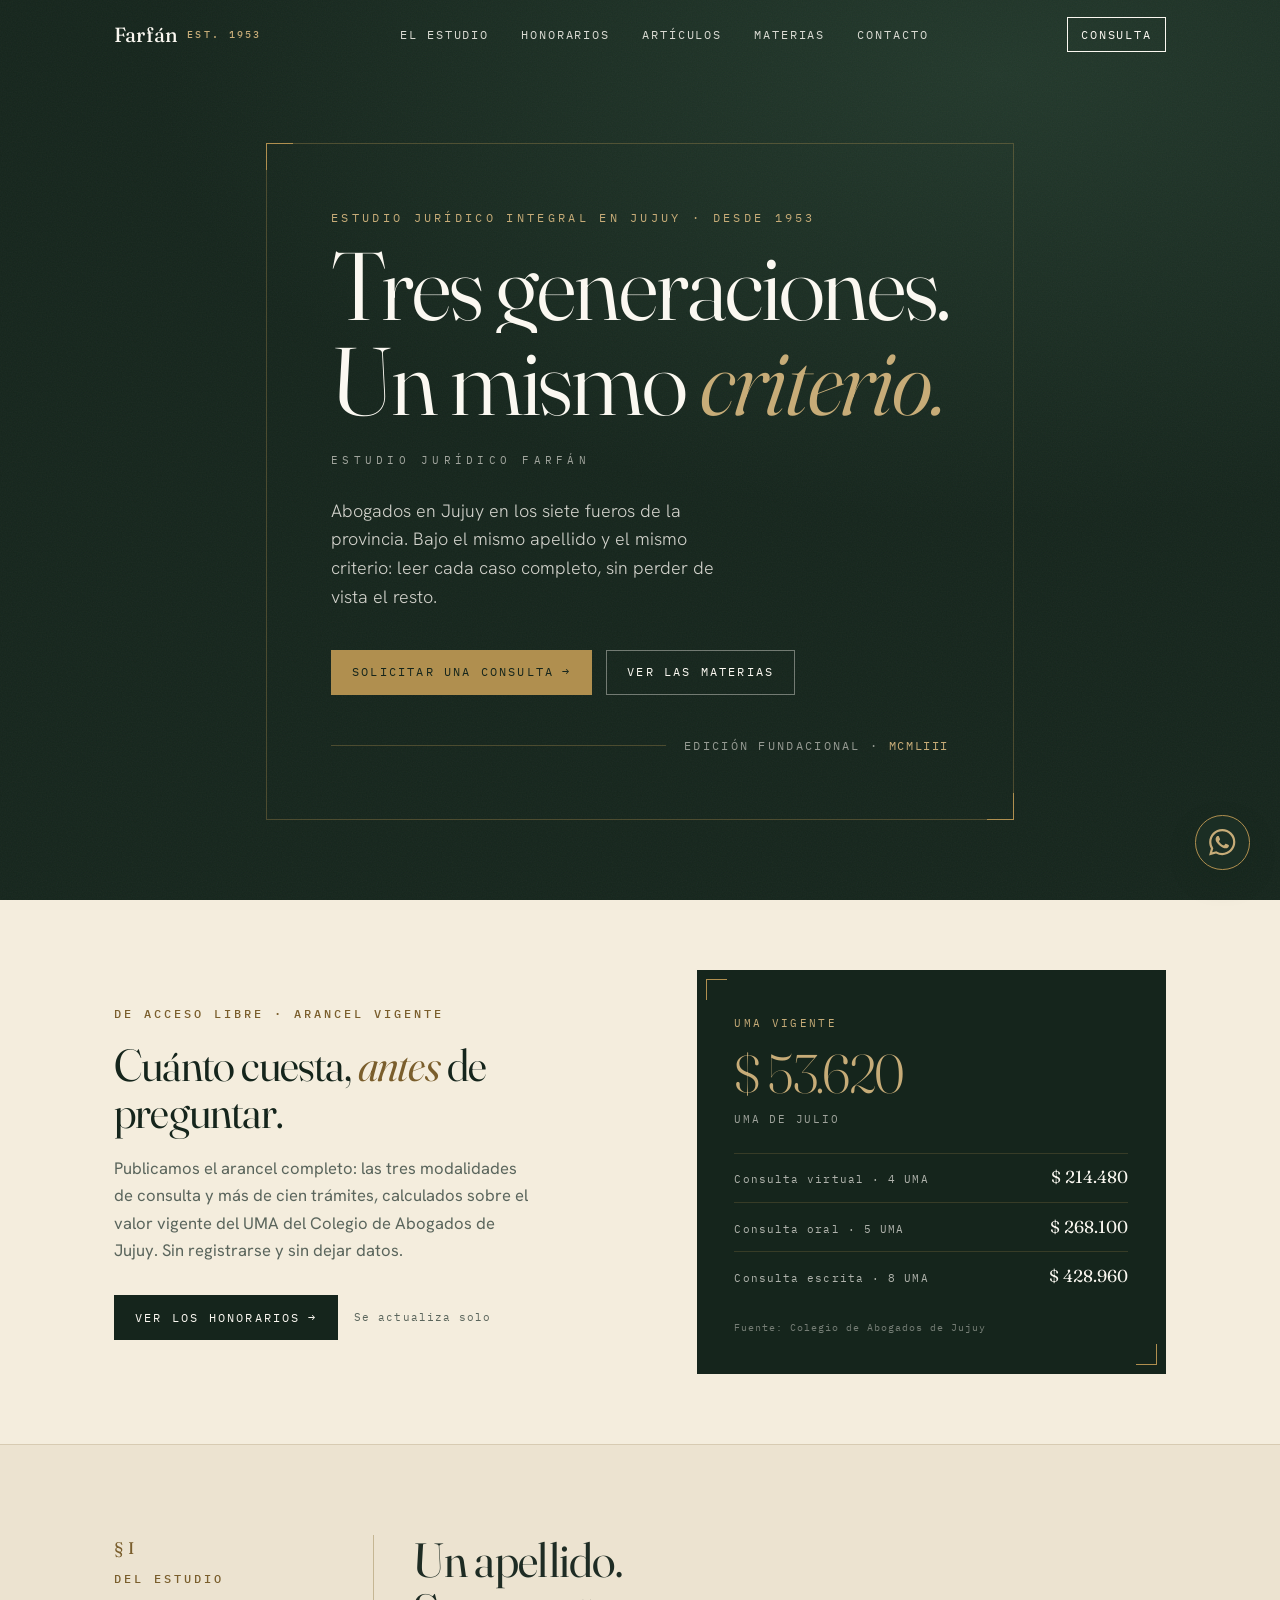
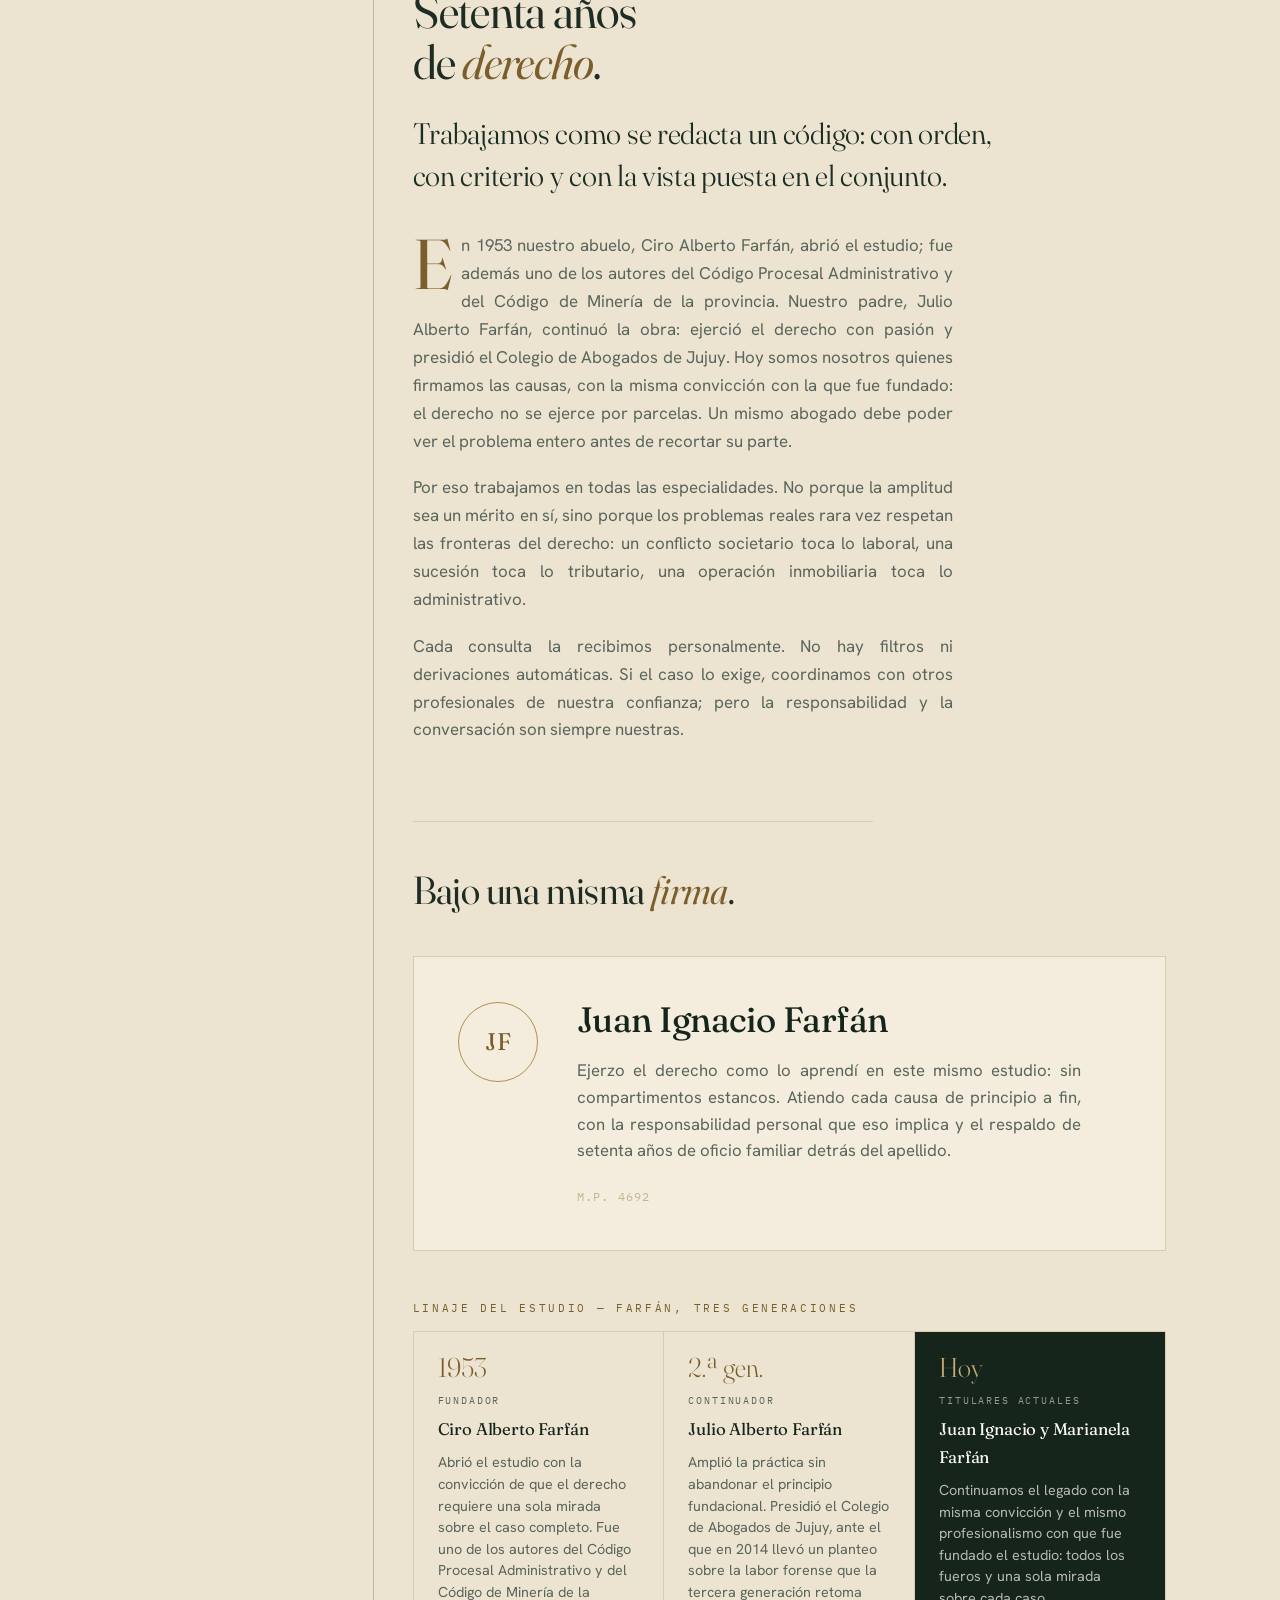
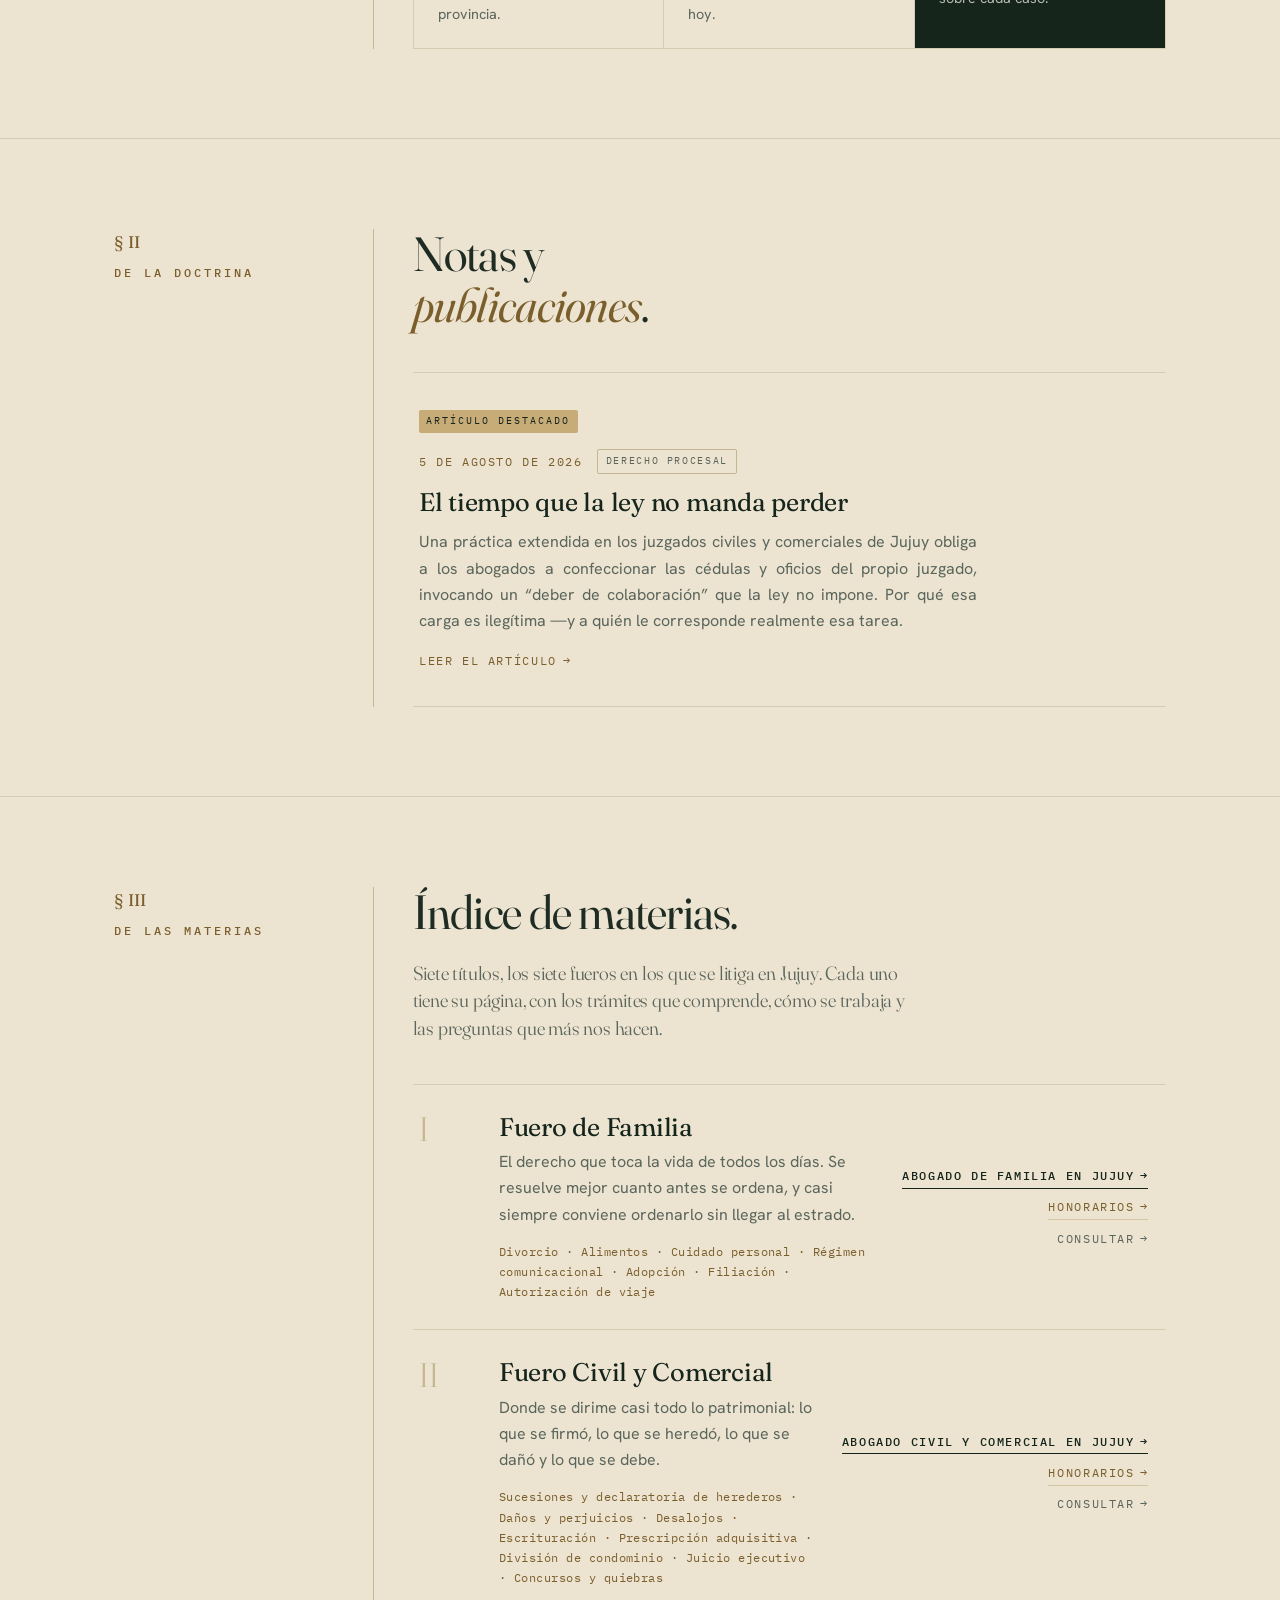
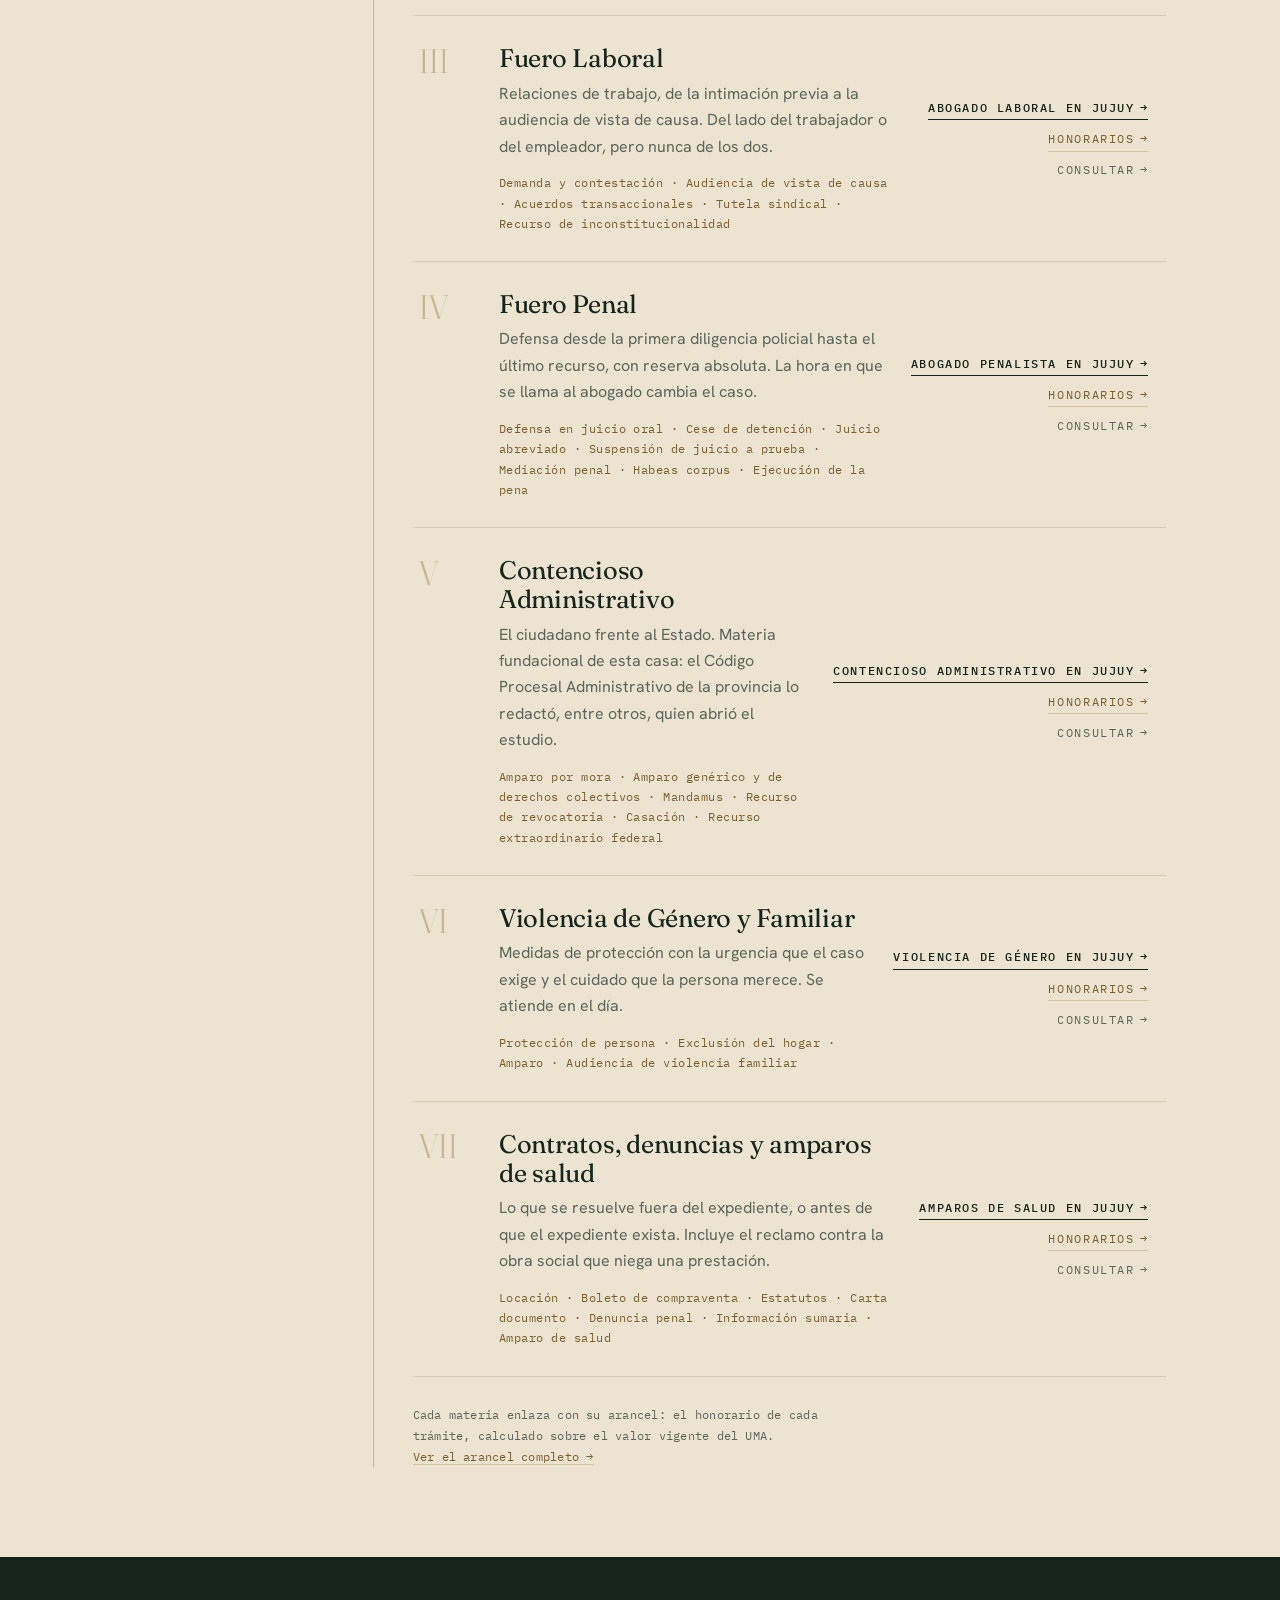
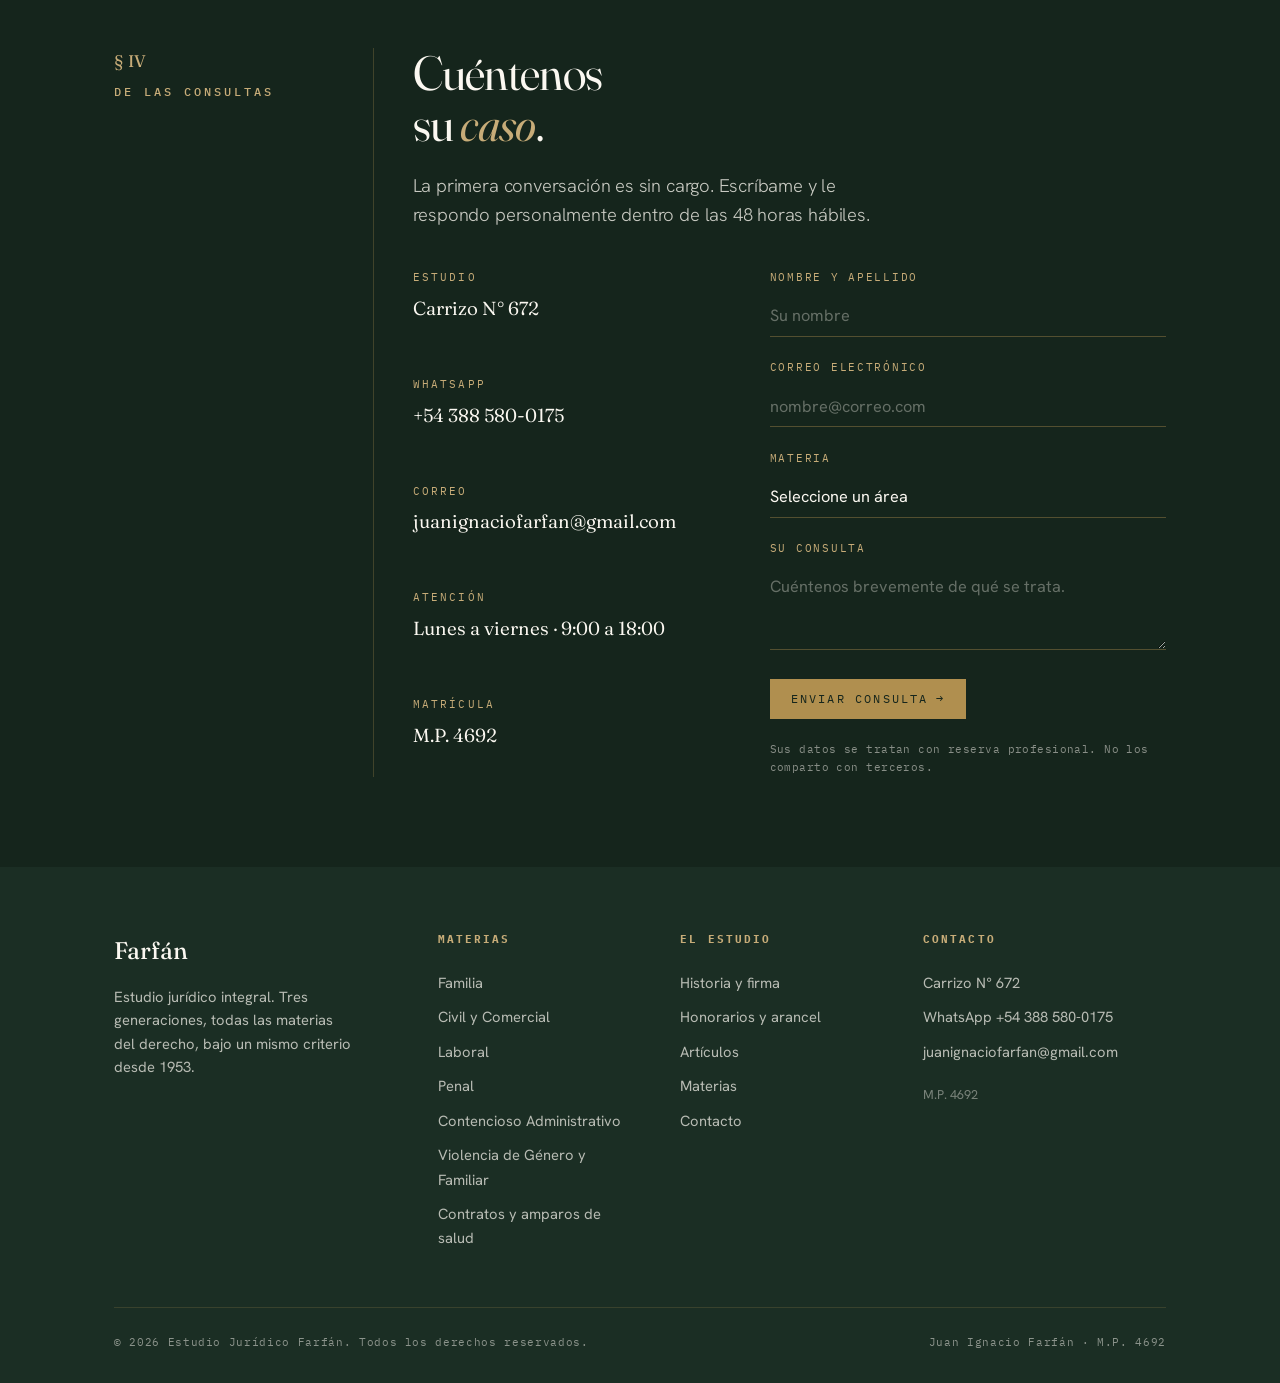
<file: index.html>
<!doctype html>
<html lang="es">
<head>
<meta charset="utf-8">
<meta name="viewport" content="width=device-width, initial-scale=1">
<title>Abogados en Jujuy — Estudio Jurídico Farfán | Desde 1953</title>
<meta name="description" content="Abogados en Jujuy en todos los fueros: familia, laboral, penal, civil y comercial, contencioso administrativo, violencia de género y amparos de salud. Tres generaciones desde 1953. Honorarios publicados. Primera consulta sin cargo.">
<meta name="robots" content="index,follow,max-snippet:-1,max-image-preview:large,max-video-preview:-1">
<meta name="author" content="Juan Ignacio Farfán">
<meta name="geo.region" content="AR-Y">
<meta name="geo.placename" content="San Salvador de Jujuy">
<meta name="theme-color" content="#15251C">
<link rel="canonical" href="https://estudiofarfan.netlify.app/">
<link rel="icon" href="data:image/svg+xml,%3Csvg%20xmlns='http://www.w3.org/2000/svg'%20viewBox='0%200%2064%2064'%3E%3Crect%20width='64'%20height='64'%20fill='%2315251C'/%3E%3Ctext%20x='32'%20y='45'%20font-family='Georgia,serif'%20font-size='40'%20fill='%23B08F4F'%20text-anchor='middle'%3EF%3C/text%3E%3C/svg%3E">

<!-- Open Graph / compartir -->
<meta property="og:type" content="website">
<meta property="og:site_name" content="Estudio Jurídico Farfán">
<meta property="og:locale" content="es_AR">
<meta property="og:title" content="Abogados en Jujuy — Estudio Jurídico Farfán">
<meta property="og:description" content="Estudio jurídico integral en Jujuy desde 1953. Los siete fueros de la provincia bajo un mismo criterio, con los honorarios publicados de antemano.">
<meta property="og:url" content="https://estudiofarfan.netlify.app/">
<meta property="og:image" content="https://estudiofarfan.netlify.app/og-farfan.jpg">
<meta property="og:image:width" content="1200">
<meta property="og:image:height" content="630">
<meta name="twitter:card" content="summary_large_image">
<meta name="twitter:title" content="Abogados en Jujuy — Estudio Jurídico Farfán">
<meta name="twitter:description" content="Estudio jurídico integral en Jujuy desde 1953. Los siete fueros de la provincia bajo un mismo criterio.">
<meta name="twitter:image" content="https://estudiofarfan.netlify.app/og-farfan.jpg">

<link rel="preconnect" href="https://fonts.googleapis.com">
<link rel="preconnect" href="https://fonts.gstatic.com" crossorigin>
<link href="https://fonts.googleapis.com/css2?family=Fraunces:ital,opsz,wght@0,9..144,300..600;1,9..144,300..500&family=Hanken+Grotesk:wght@300;400;500;600&family=IBM+Plex+Mono:wght@400;500&display=swap" rel="stylesheet">

<!-- Datos estructurados: el estudio, el abogado y las siete materias.
     Cuando exista la ficha de Google Business, agregar aquí dentro de
     "#estudio" una clave "sameAs" con su URL y la de las redes. -->
<script type="application/ld+json">
{
  "@context": "https://schema.org",
  "@graph": [
    {
      "@type": "WebSite",
      "@id": "https://estudiofarfan.netlify.app/#website",
      "url": "https://estudiofarfan.netlify.app/",
      "name": "Estudio Jurídico Farfán",
      "inLanguage": "es-AR",
      "publisher": {
        "@id": "https://estudiofarfan.netlify.app/#estudio"
      }
    },
    {
      "@type": [
        "LegalService",
        "Attorney"
      ],
      "@id": "https://estudiofarfan.netlify.app/#estudio",
      "name": "Estudio Jurídico Farfán",
      "alternateName": "Farfán Abogados",
      "description": "Estudio jurídico integral en Jujuy desde 1953. Tres generaciones de abogados en los siete fueros de la provincia, bajo un mismo criterio: leer cada caso completo.",
      "slogan": "Tres generaciones. Un mismo criterio.",
      "url": "https://estudiofarfan.netlify.app/",
      "image": "https://estudiofarfan.netlify.app/og-farfan.jpg",
      "logo": "https://estudiofarfan.netlify.app/og-farfan.jpg",
      "foundingDate": "1953",
      "priceRange": "$$",
      "currenciesAccepted": "ARS",
      "founder": {
        "@type": "Person",
        "name": "Ciro Alberto Farfán"
      },
      "address": {
        "@type": "PostalAddress",
        "streetAddress": "Carrizo N° 672",
        "addressLocality": "San Salvador de Jujuy",
        "addressRegion": "Jujuy",
        "postalCode": "4600",
        "addressCountry": "AR"
      },
      "areaServed": [
        {
          "@type": "AdministrativeArea",
          "name": "Provincia de Jujuy, Argentina"
        },
        {
          "@type": "City",
          "name": "San Salvador de Jujuy"
        },
        {
          "@type": "City",
          "name": "Palpalá"
        },
        {
          "@type": "City",
          "name": "Perico"
        },
        {
          "@type": "City",
          "name": "El Carmen"
        },
        {
          "@type": "City",
          "name": "Monterrico"
        },
        {
          "@type": "City",
          "name": "San Pedro de Jujuy"
        },
        {
          "@type": "City",
          "name": "Libertador General San Martín"
        },
        {
          "@type": "City",
          "name": "Fraile Pintado"
        },
        {
          "@type": "City",
          "name": "Humahuaca"
        },
        {
          "@type": "City",
          "name": "Tilcara"
        },
        {
          "@type": "City",
          "name": "La Quiaca"
        },
        {
          "@type": "City",
          "name": "Abra Pampa"
        }
      ],
      "telephone": "+543885800175",
      "email": "juanignaciofarfan@gmail.com",
      "contactPoint": {
        "@type": "ContactPoint",
        "telephone": "+543885800175",
        "contactType": "customer service",
        "areaServed": "AR",
        "availableLanguage": [
          "Spanish"
        ]
      },
      "openingHoursSpecification": [
        {
          "@type": "OpeningHoursSpecification",
          "dayOfWeek": [
            "Monday",
            "Tuesday",
            "Wednesday",
            "Thursday",
            "Friday"
          ],
          "opens": "09:00",
          "closes": "18:00"
        }
      ],
      "employee": {
        "@id": "https://estudiofarfan.netlify.app/#juan"
      },
      "knowsLanguage": "es-AR",
      "knowsAbout": [
        "Derecho de familia",
        "Divorcio",
        "Cuota alimentaria",
        "Derecho civil y comercial",
        "Sucesiones",
        "Daños y perjuicios",
        "Derecho laboral",
        "Despido",
        "Accidentes de trabajo",
        "Derecho penal",
        "Defensa penal",
        "Derecho contencioso administrativo",
        "Amparo por mora",
        "Violencia de género y familiar",
        "Medidas de protección",
        "Amparos de salud"
      ],
      "hasOfferCatalog": {
        "@type": "OfferCatalog",
        "name": "Arancel de honorarios",
        "url": "https://estudiofarfan.netlify.app/honorarios/",
        "itemListElement": [
          {
            "@type": "Offer",
            "url": "https://estudiofarfan.netlify.app/materias/familia/",
            "itemOffered": {
              "@type": "Service",
              "name": "Fuero de Familia",
              "description": "Abogado de familia en Jujuy: divorcio, cuota alimentaria, cuidado personal y régimen comunicacional.",
              "url": "https://estudiofarfan.netlify.app/materias/familia/"
            }
          },
          {
            "@type": "Offer",
            "url": "https://estudiofarfan.netlify.app/materias/civil-y-comercial/",
            "itemOffered": {
              "@type": "Service",
              "name": "Fuero Civil y Comercial",
              "description": "Sucesiones, daños y perjuicios, desalojos, escrituración, usucapión y juicios ejecutivos.",
              "url": "https://estudiofarfan.netlify.app/materias/civil-y-comercial/"
            }
          },
          {
            "@type": "Offer",
            "url": "https://estudiofarfan.netlify.app/materias/laboral/",
            "itemOffered": {
              "@type": "Service",
              "name": "Fuero Laboral",
              "description": "Despidos, trabajo no registrado, diferencias salariales y accidentes de trabajo.",
              "url": "https://estudiofarfan.netlify.app/materias/laboral/"
            }
          },
          {
            "@type": "Offer",
            "url": "https://estudiofarfan.netlify.app/materias/penal/",
            "itemOffered": {
              "@type": "Service",
              "name": "Fuero Penal",
              "description": "Defensa penal desde la primera diligencia hasta el juicio oral, y representación de la víctima como querellante.",
              "url": "https://estudiofarfan.netlify.app/materias/penal/"
            }
          },
          {
            "@type": "Offer",
            "url": "https://estudiofarfan.netlify.app/materias/contencioso-administrativo/",
            "itemOffered": {
              "@type": "Service",
              "name": "Contencioso Administrativo",
              "description": "Amparos, recursos y demandas contra la administración provincial y municipal.",
              "url": "https://estudiofarfan.netlify.app/materias/contencioso-administrativo/"
            }
          },
          {
            "@type": "Offer",
            "url": "https://estudiofarfan.netlify.app/materias/violencia-de-genero/",
            "itemOffered": {
              "@type": "Service",
              "name": "Violencia de Género y Familiar",
              "description": "Medidas de protección urgentes: exclusión del hogar, prohibición de acercamiento y botón antipánico.",
              "url": "https://estudiofarfan.netlify.app/materias/violencia-de-genero/"
            }
          },
          {
            "@type": "Offer",
            "url": "https://estudiofarfan.netlify.app/materias/contratos-y-amparos-de-salud/",
            "itemOffered": {
              "@type": "Service",
              "name": "Contratos, denuncias y amparos de salud",
              "description": "Amparo de salud contra obra social o prepaga, contratos, cartas documento y denuncias.",
              "url": "https://estudiofarfan.netlify.app/materias/contratos-y-amparos-de-salud/"
            }
          }
        ]
      }
    },
    {
      "@type": [
        "Person",
        "Attorney"
      ],
      "@id": "https://estudiofarfan.netlify.app/#juan",
      "name": "Juan Ignacio Farfán",
      "jobTitle": "Abogado",
      "identifier": "M.P. 4692",
      "worksFor": {
        "@id": "https://estudiofarfan.netlify.app/#estudio"
      },
      "knowsLanguage": "es-AR",
      "areaServed": {
        "@type": "AdministrativeArea",
        "name": "Provincia de Jujuy, Argentina"
      }
    },
    {
      "@type": "ItemList",
      "@id": "https://estudiofarfan.netlify.app/#materias-lista",
      "name": "Índice de materias del Estudio Jurídico Farfán",
      "itemListElement": [
        {
          "@type": "ListItem",
          "position": 1,
          "name": "Fuero de Familia",
          "url": "https://estudiofarfan.netlify.app/materias/familia/"
        },
        {
          "@type": "ListItem",
          "position": 2,
          "name": "Fuero Civil y Comercial",
          "url": "https://estudiofarfan.netlify.app/materias/civil-y-comercial/"
        },
        {
          "@type": "ListItem",
          "position": 3,
          "name": "Fuero Laboral",
          "url": "https://estudiofarfan.netlify.app/materias/laboral/"
        },
        {
          "@type": "ListItem",
          "position": 4,
          "name": "Fuero Penal",
          "url": "https://estudiofarfan.netlify.app/materias/penal/"
        },
        {
          "@type": "ListItem",
          "position": 5,
          "name": "Contencioso Administrativo",
          "url": "https://estudiofarfan.netlify.app/materias/contencioso-administrativo/"
        },
        {
          "@type": "ListItem",
          "position": 6,
          "name": "Violencia de Género y Familiar",
          "url": "https://estudiofarfan.netlify.app/materias/violencia-de-genero/"
        },
        {
          "@type": "ListItem",
          "position": 7,
          "name": "Contratos, denuncias y amparos de salud",
          "url": "https://estudiofarfan.netlify.app/materias/contratos-y-amparos-de-salud/"
        }
      ]
    }
  ]
}
</script>

<style>
/* ============ TOKENS ============ */
:root{
  --ink:#15251C;
  --ink-2:#1B2E24;
  --ink-3:#21372B;
  --parchment:#ECE3D0;
  --paper:#F4EDDD;
  --bone:#FBF8F1;
  --brass:#B08F4F;
  --brass-soft:#C7AC78;
  --brass-ink:#7A5E2C;
  --brass-line:rgba(176,143,79,.34);
  --text:#1E2C24;
  --text-soft:#5A655C;
  --line:#D7CBB2;
  --line-strong:#C5B693;
  --ease:cubic-bezier(.2,.6,.2,1);
  --maxw:1180px;
  --pad:clamp(1.25rem,5vw,4rem);
}

/* ============ RESET / BASE ============ */
*{box-sizing:border-box;margin:0;padding:0}
html{scroll-behavior:smooth;-webkit-text-size-adjust:100%}
body{
  background:var(--parchment);
  color:var(--text);
  font-family:"Hanken Grotesk",system-ui,sans-serif;
  font-size:clamp(1rem,.55rem + .6vw,1.0625rem);
  line-height:1.65;
  font-weight:400;
  -webkit-font-smoothing:antialiased;
  text-rendering:optimizeLegibility;
  overflow-x:hidden;
}
img{max-width:100%;display:block}
a{color:inherit;text-decoration:none}
::selection{background:var(--brass);color:var(--ink)}
[hidden]{display:none!important}

/* ============ TYPE PRIMITIVES ============ */
.serif{font-family:"Fraunces",Georgia,serif;font-optical-sizing:auto}
.mono{font-family:"IBM Plex Mono",ui-monospace,monospace}

.eyebrow{
  font-family:"IBM Plex Mono",monospace;
  font-size:.72rem;letter-spacing:.26em;text-transform:uppercase;
  color:var(--brass-ink);font-weight:500;
}
.section-head{
  font-family:"Fraunces",Georgia,serif;
  font-weight:380;
  font-size:clamp(1.9rem,1.1rem + 2.4vw,3rem);
  line-height:1.06;letter-spacing:-.015em;
  font-variation-settings:"opsz" 100;
  max-width:20ch;
}
.section-head em{font-style:italic;color:var(--brass-ink)}

/* ============ LAYOUT HELPERS ============ */
.wrap{max-width:var(--maxw);margin-inline:auto;padding-inline:var(--pad)}

.section{padding-block:clamp(4.5rem,7vw,8.5rem);position:relative}
.section + .section{border-top:1px solid var(--line)}

.codex{display:grid;grid-template-columns:13rem 1fr;gap:clamp(1.5rem,4vw,4rem)}
.codex-margin{position:relative}
.codex-run{position:sticky;top:6.5rem;display:flex;flex-direction:column;gap:.4rem}
.codex-run .sec-no{font-family:"Fraunces",serif;font-size:1.05rem;color:var(--brass-ink)}
.codex-body{
  border-left:1px solid var(--line-strong);
  padding-left:clamp(1.25rem,3vw,3rem);
  min-width:0;
}

.skip{
  position:absolute;left:50%;top:-60px;transform:translateX(-50%);
  background:var(--ink);color:var(--bone);padding:.7rem 1.2rem;border-radius:2px;
  font-family:"IBM Plex Mono",monospace;font-size:.8rem;z-index:100;transition:top .2s;
}
.skip:focus{top:.6rem}

/* ============ HEADER ============ */
.site-head{
  position:fixed;inset:0 0 auto 0;z-index:60;
  transition:background .45s var(--ease),color .45s var(--ease),border-color .45s var(--ease),backdrop-filter .45s;
  border-bottom:1px solid transparent;
}
.head-inner{
  max-width:var(--maxw);margin-inline:auto;padding:1.05rem var(--pad);
  display:flex;align-items:center;justify-content:space-between;gap:1.5rem;
}
.brand{display:flex;align-items:baseline;gap:.55rem;font-family:"Fraunces",serif;font-weight:430;font-size:1.28rem;letter-spacing:.01em}
.brand small{font-family:"IBM Plex Mono",monospace;font-size:.6rem;letter-spacing:.24em;text-transform:uppercase;opacity:.75;font-weight:500;align-self:center}
.nav{display:flex;gap:2rem;align-items:center}
.nav a{font-family:"IBM Plex Mono",monospace;font-size:.74rem;letter-spacing:.16em;text-transform:uppercase;position:relative;padding-block:.3rem;opacity:.85;transition:opacity .25s}
.nav a::after{content:"";position:absolute;left:0;bottom:0;height:1px;width:0;background:var(--brass);transition:width .3s var(--ease)}
.nav a:hover{opacity:1}
.nav a:hover::after{width:100%}
.head-cta{
  font-family:"IBM Plex Mono",monospace;font-size:.72rem;letter-spacing:.16em;text-transform:uppercase;
  border:1px solid currentColor;padding:.62em 1.15em;transition:background .3s var(--ease),color .3s var(--ease)
}
.site-head.over-hero{color:var(--bone);background:transparent}
.site-head.over-hero .brand small{color:var(--brass-soft);opacity:1}
.site-head.over-hero .head-cta:hover{background:var(--brass);border-color:var(--brass);color:var(--ink)}
.site-head:not(.over-hero){
  color:var(--text);
  background:color-mix(in srgb,var(--parchment) 88%,transparent);
  backdrop-filter:blur(10px) saturate(1.2);
  border-bottom-color:var(--line);
}
.site-head:not(.over-hero) .brand small{color:var(--brass-ink)}
.site-head:not(.over-hero) .head-cta{color:var(--ink)}
.site-head:not(.over-hero) .head-cta:hover{background:var(--ink);border-color:var(--ink);color:var(--bone)}

/* ============ HERO ============ */
.hero{
  position:relative;min-height:100svh;display:flex;align-items:center;
  padding-block:clamp(8rem,15vh,11rem) clamp(4rem,8vh,7rem);
  background:
    radial-gradient(120% 90% at 78% 8%,#22382B 0%,var(--ink) 55%),
    var(--ink);
  color:var(--bone);overflow:hidden;
}
.hero-grain{position:absolute;inset:0;opacity:.05;pointer-events:none;
  background-image:url("data:image/svg+xml,%3Csvg xmlns='http://www.w3.org/2000/svg' width='160' height='160'%3E%3Cfilter id='n'%3E%3CfeTurbulence type='fractalNoise' baseFrequency='.8' numOctaves='2'/%3E%3C/filter%3E%3Crect width='100%25' height='100%25' filter='url(%23n)'/%3E%3C/svg%3E");}
.hero-frame{
  position:relative;border:1px solid var(--brass-line);
  padding:clamp(2rem,5vw,4.25rem) clamp(1.5rem,5vw,4.25rem);
  max-width:60rem;
}
.hero-frame::before,.hero-frame::after{
  content:"";position:absolute;width:26px;height:26px;border:1px solid var(--brass);
}
.hero-frame::before{top:-1px;left:-1px;border-right:0;border-bottom:0}
.hero-frame::after{bottom:-1px;right:-1px;border-left:0;border-top:0}

.hero-kicker{font-family:"IBM Plex Mono",monospace;font-size:.74rem;letter-spacing:.28em;text-transform:uppercase;color:var(--brass-soft)}
.hero-firm{
  font-family:"IBM Plex Mono",monospace;font-size:.7rem;letter-spacing:.38em;text-transform:uppercase;
  color:rgba(251,248,241,.6);margin-top:1.4rem;
}
.hero-title{
  font-family:"Fraunces",serif;font-weight:340;
  font-size:clamp(2.7rem,1.2rem + 6.6vw,6rem);
  line-height:.99;letter-spacing:-.022em;margin:.7rem 0 0;
  font-variation-settings:"opsz" 144;
}
.hero-title .line{display:block;overflow:hidden}
.hero-title em{font-style:italic;color:var(--brass-soft);font-weight:340}
.hero-sub{
  margin-top:1.7rem;max-width:42ch;font-size:1.12rem;line-height:1.6;
  color:rgba(251,248,241,.82);font-weight:300;
}
.hero-actions{margin-top:2.4rem;display:flex;flex-wrap:wrap;gap:.9rem;align-items:center}
.hero-rule{margin-top:2.6rem;display:flex;align-items:center;gap:1.1rem;color:rgba(251,248,241,.55)}
.hero-rule .ln{height:1px;flex:1;background:var(--brass-line)}
.hero-edition{font-family:"IBM Plex Mono",monospace;font-size:.72rem;letter-spacing:.2em;text-transform:uppercase;white-space:nowrap}
.hero-edition .rn{color:var(--brass-soft);letter-spacing:.14em}

/* ============ BUTTONS ============ */
.btn{
  font-family:"IBM Plex Mono",monospace;font-size:.76rem;letter-spacing:.18em;text-transform:uppercase;
  display:inline-flex;align-items:center;gap:.6em;padding:.95em 1.65em;border:1px solid;
  transition:background .3s var(--ease),color .3s var(--ease),border-color .3s var(--ease);cursor:pointer;
}
.btn .arr{transition:transform .3s var(--ease)}
.btn:hover .arr{transform:translateX(4px)}
.btn-brass{background:var(--brass);color:var(--ink);border-color:var(--brass)}
.btn-brass:hover{background:transparent;color:var(--brass-soft)}
.btn-ghost{background:transparent;color:var(--bone);border-color:rgba(251,248,241,.4)}
.btn-ghost:hover{border-color:var(--brass-soft);color:var(--brass-soft)}
.btn-ink{background:var(--ink);color:var(--bone);border-color:var(--ink)}
.btn-ink:hover{background:transparent;color:var(--ink)}

/* ============ BANDA — EL ARANCEL ============ */
.arancel{
  background:var(--paper);border-bottom:1px solid var(--line);
  padding-block:clamp(3rem,5.5vw,5rem);
}
.arancel-inner{display:grid;grid-template-columns:1.05fr .95fr;gap:clamp(2rem,5vw,4.5rem);align-items:center}
.arancel-h{
  margin-top:1.1rem;font-family:"Fraunces",Georgia,serif;font-weight:370;
  font-size:clamp(1.8rem,1.1rem + 2.2vw,2.8rem);line-height:1.06;letter-spacing:-.018em;
  color:var(--ink);max-width:16ch;font-variation-settings:"opsz" 100;
}
.arancel-h em{font-style:italic;color:var(--brass-ink)}
.arancel-lead{margin-top:1.2rem;color:var(--text-soft);max-width:46ch;font-size:1.04rem}
.arancel-actions{margin-top:1.9rem;display:flex;flex-wrap:wrap;gap:1rem;align-items:center}
.arancel-note{font-family:"IBM Plex Mono",monospace;font-size:.68rem;letter-spacing:.1em;color:var(--text-soft)}

.arancel-ficha{
  display:block;position:relative;background:var(--ink);color:var(--bone);border:1px solid var(--ink);
  padding:clamp(1.6rem,3.4vw,2.3rem);transition:background-color .35s var(--ease);
}
.arancel-ficha:hover{background:var(--ink-3)}
.arancel-ficha::before,.arancel-ficha::after{
  content:"";position:absolute;width:20px;height:20px;border:1px solid var(--brass);pointer-events:none;
}
.arancel-ficha::before{top:8px;left:8px;border-right:0;border-bottom:0}
.arancel-ficha::after{bottom:8px;right:8px;border-left:0;border-top:0}
.af-k{font-family:"IBM Plex Mono",monospace;font-size:.66rem;letter-spacing:.22em;text-transform:uppercase;color:var(--brass-soft)}
.af-value{
  margin-top:.7rem;font-family:"Fraunces",Georgia,serif;font-weight:300;
  font-size:clamp(2.3rem,1.4rem + 3.4vw,3.4rem);line-height:1;letter-spacing:-.03em;color:var(--brass-soft);
  font-variation-settings:"opsz" 144;
}
.af-mes{margin-top:.6rem;font-family:"IBM Plex Mono",monospace;font-size:.68rem;letter-spacing:.16em;text-transform:uppercase;color:rgba(251,248,241,.6);min-height:1rem}
.af-rows{margin-top:1.5rem}
.af-rows .r{display:flex;justify-content:space-between;align-items:baseline;gap:1rem;
  padding-block:.62rem;border-top:1px solid rgba(176,143,79,.22)}
.af-rows dt{font-family:"IBM Plex Mono",monospace;font-size:.68rem;letter-spacing:.1em;color:rgba(251,248,241,.68)}
.af-rows dd{font-family:"Fraunces",Georgia,serif;font-size:1.08rem;font-weight:380;color:var(--bone);white-space:nowrap}
.af-src{margin-top:1.2rem;font-family:"IBM Plex Mono",monospace;font-size:.62rem;letter-spacing:.1em;color:rgba(251,248,241,.42)}

/* ============ INTRO / DEL ESTUDIO ============ */
.intro-lead{
  font-family:"Fraunces",serif;font-weight:330;
  font-size:clamp(1.3rem,.9rem + 1.2vw,1.85rem);
  line-height:1.42;letter-spacing:-.01em;color:var(--ink-2);max-width:34ch;
  font-variation-settings:"opsz" 80;
}
.intro-body{margin-top:2.2rem;max-width:60ch;color:var(--text-soft);display:grid;gap:1.15rem;font-size:1.06rem}
.dropcap::first-letter{
  font-family:"Fraunces",serif;font-weight:380;float:left;
  font-size:4.4rem;line-height:.78;padding:.32rem .55rem 0 0;color:var(--brass-ink);
  font-variation-settings:"opsz" 144;
}
.colophon{
  margin-top:2.8rem;display:grid;grid-template-columns:repeat(auto-fit,minmax(8.5rem,1fr));
  gap:1px;background:var(--line);border:1px solid var(--line)
}
.colophon div{background:var(--parchment);padding:1.1rem 1.25rem}
.colophon dt{font-family:"IBM Plex Mono",monospace;font-size:.66rem;letter-spacing:.2em;text-transform:uppercase;color:var(--brass-ink)}
.colophon dd{font-family:"Fraunces",serif;font-size:1.45rem;font-weight:380;margin-top:.45rem;color:var(--ink-2)}
.subhead{margin-top:clamp(3rem,6vw,5rem)!important;padding-top:clamp(2rem,4vw,3rem);border-top:1px solid var(--line);font-size:clamp(1.6rem,1rem + 1.8vw,2.5rem)}
.firma-meta{margin-top:clamp(1.6rem,3vw,2.4rem);display:grid;grid-template-columns:repeat(auto-fit,minmax(8rem,1fr));gap:1px;background:var(--line-strong);border:1px solid var(--line-strong);border-left:2px solid var(--brass)}
.firma-meta div{background:var(--paper);padding:1rem 1.2rem}
.firma-meta dt{font-family:"IBM Plex Mono",monospace;font-size:.62rem;letter-spacing:.2em;text-transform:uppercase;color:var(--brass-ink)}
.firma-meta dd{font-family:"Fraunces",serif;font-size:1.2rem;font-weight:380;margin-top:.35rem;color:var(--ink-2)}

/* ============ MATERIAS / ÍNDICE ============ */
.codex-list{list-style:none;margin-top:2.6rem}
.titulo{
  position:relative;display:grid;
  grid-template-columns:3.4rem 1fr auto;gap:clamp(.9rem,2vw,2rem);align-items:start;
  padding:1.7rem 1.1rem 1.7rem .4rem;border-top:1px solid var(--line);
  transition:background-color .4s var(--ease);
}
.titulo:last-child{border-bottom:1px solid var(--line)}
.titulo::before{
  content:"";position:absolute;left:-1px;top:-1px;bottom:-1px;width:2px;background:var(--brass);
  transform:scaleY(0);transform-origin:top;transition:transform .4s var(--ease);
}
.titulo:hover{background:var(--paper)}
.titulo:hover::before{transform:scaleY(1)}
.titulo-num{
  font-family:"Fraunces",serif;font-weight:300;font-size:clamp(1.4rem,1rem + 1.4vw,2.2rem);
  line-height:1;color:var(--line-strong);transition:color .35s var(--ease);
  font-variation-settings:"opsz" 144;padding-top:.1rem;
}
.titulo:hover .titulo-num{color:var(--brass)}
.titulo-name{font-family:"Fraunces",serif;font-weight:400;font-size:clamp(1.2rem,.95rem + .8vw,1.6rem);letter-spacing:-.01em;line-height:1.15;color:var(--ink)}
.titulo-desc{margin-top:.5rem;color:var(--text-soft);max-width:52ch;font-size:1rem}
.titulo-arts{margin-top:.85rem;font-family:"IBM Plex Mono",monospace;font-size:.74rem;letter-spacing:.04em;color:var(--brass-ink);line-height:1.7}
.titulo-consult{
  align-self:center;font-family:"IBM Plex Mono",monospace;font-size:.72rem;letter-spacing:.14em;text-transform:uppercase;
  color:var(--text-soft);white-space:nowrap;transition:color .3s var(--ease);display:inline-flex;gap:.45em;align-items:center;
}
.titulo-consult .arr{transition:transform .3s var(--ease)}
.titulo:hover .titulo-consult{color:var(--brass-ink)}
.titulo:hover .titulo-consult .arr{transform:translateX(4px)}
.titulo-links{align-self:center;display:grid;gap:.55rem;justify-items:end}
.titulo-name a{color:inherit;transition:color .25s var(--ease)}
.titulo:hover .titulo-name a,.titulo-name a:hover{color:var(--brass-ink)}
.titulo-consult.ver{color:var(--ink);font-weight:500;border-bottom:1px solid var(--ink);padding-bottom:.15rem}
.titulo-consult.ver:hover{color:var(--brass-ink);border-bottom-color:var(--brass)}
.titulo-consult.tarifa{color:var(--brass-ink);border-bottom:1px solid var(--brass-line);padding-bottom:.15rem}
.titulo-consult.tarifa:hover{border-bottom-color:var(--brass)}
.materias-nota{
  margin-top:1.8rem;font-family:"IBM Plex Mono",monospace;font-size:.74rem;line-height:1.75;letter-spacing:.02em;
  color:var(--text-soft);max-width:58ch;
}
.materias-nota a{color:var(--brass-ink);border-bottom:1px solid var(--brass-line);white-space:nowrap}
.materias-nota a:hover{border-bottom-color:var(--brass)}
.materias-nota .arr{display:inline-block;transition:transform .3s var(--ease)}
.materias-nota a:hover .arr{transform:translateX(3px)}

/* ============ ABOGADO ============ */
.abogado-card{
  margin-top:2.8rem;display:grid;grid-template-columns:auto 1fr;gap:2.4rem;
  border:1px solid var(--line);background:var(--paper);padding:clamp(1.6rem,4vw,2.8rem);
  align-items:start;
}
.abogado-mono{
  width:5rem;height:5rem;border:1px solid var(--brass);border-radius:50%;
  display:grid;place-items:center;font-family:"Fraunces",serif;font-size:1.5rem;letter-spacing:.02em;
  color:var(--brass-ink);flex-shrink:0;
}
.abogado-name{font-family:"Fraunces",serif;font-weight:440;font-size:clamp(1.5rem,1rem + 1.6vw,2.2rem);letter-spacing:-.015em;color:var(--ink);line-height:1.05}
.abogado-rol{font-family:"IBM Plex Mono",monospace;font-size:.72rem;letter-spacing:.16em;text-transform:uppercase;color:var(--brass-ink);margin-top:.7rem}
.abogado-bio{margin-top:1.1rem;color:var(--text-soft);font-size:1.05rem;line-height:1.6;max-width:56ch}
.abogado-mat{margin-top:1.4rem;font-family:"IBM Plex Mono",monospace;font-size:.72rem;letter-spacing:.1em;color:var(--line-strong)}

/* ============ LINAJE ============ */
.linaje-head{margin-top:3rem;font-family:"IBM Plex Mono",monospace;font-size:.7rem;letter-spacing:.24em;text-transform:uppercase;color:var(--brass-ink);padding-bottom:.8rem;border-bottom:1px solid var(--line)}
.linaje{display:grid;grid-template-columns:repeat(3,1fr);gap:1px;background:var(--line);border:1px solid var(--line);border-top:0}
.linaje-gen{background:var(--parchment);padding:1.4rem 1.5rem;position:relative;transition:background-color .3s var(--ease)}
.linaje-gen:hover{background:var(--paper)}
.linaje-gen.current{background:var(--ink);color:var(--bone)}
.linaje-gen.current:hover{background:var(--ink-2)}
.linaje-gen.current .linaje-year{color:var(--brass-soft)}
.linaje-gen.current .linaje-rol{color:rgba(251,248,241,.55)}
.linaje-gen.current .linaje-name{color:var(--bone)}
.linaje-gen.current .linaje-note{color:rgba(251,248,241,.7)}
.linaje-year{font-family:"Fraunces",serif;font-size:1.7rem;font-weight:300;color:var(--brass-ink);line-height:1;font-variation-settings:"opsz" 144}
.linaje-rol{font-family:"IBM Plex Mono",monospace;font-size:.64rem;letter-spacing:.18em;text-transform:uppercase;color:var(--text-soft);margin-top:.75rem}
.linaje-name{font-family:"Fraunces",serif;font-size:1.05rem;font-weight:410;margin-top:.35rem;color:var(--ink);letter-spacing:-.01em}
.linaje-note{font-size:.9rem;color:var(--text-soft);margin-top:.55rem;line-height:1.5}

/* ============ DOCTRINA / ARTÍCULOS ============ */
.doctrina-list{list-style:none;margin-top:2.6rem;border-top:1px solid var(--line)}
.articulo{border-bottom:1px solid var(--line);transition:background-color .4s var(--ease)}
.articulo:hover{background:var(--paper)}
.art-summary{
  list-style:none;cursor:pointer;display:block;position:relative;
  padding:1.9rem 1.1rem 1.9rem .4rem;
}
.art-summary::-webkit-details-marker{display:none}
.art-summary::marker{content:""}
.art-summary::before{
  content:"";position:absolute;left:-1px;top:0;bottom:0;width:2px;background:var(--brass);
  transform:scaleY(0);transform-origin:top;transition:transform .4s var(--ease);
}
.articulo:hover .art-summary::before,.articulo details[open] .art-summary::before{transform:scaleY(1)}
.art-head{display:flex;flex-wrap:wrap;align-items:center;gap:.9rem;margin-bottom:.85rem}
.art-date{font-family:"IBM Plex Mono",monospace;font-size:.72rem;letter-spacing:.14em;text-transform:uppercase;color:var(--brass-ink)}
.art-mat{
  font-family:"IBM Plex Mono",monospace;font-size:.64rem;letter-spacing:.16em;text-transform:uppercase;
  color:var(--text-soft);border:1px solid var(--line-strong);padding:.3em .75em;border-radius:2px;
}
.art-title{
  font-family:"Fraunces",serif;font-weight:400;font-size:clamp(1.2rem,.95rem + .8vw,1.6rem);
  letter-spacing:-.01em;line-height:1.2;color:var(--ink);max-width:36ch;
}
.art-excerpt{margin-top:.7rem;color:var(--text-soft);max-width:62ch;font-size:1rem}
.art-toggle{
  margin-top:1.05rem;font-family:"IBM Plex Mono",monospace;font-size:.72rem;letter-spacing:.14em;text-transform:uppercase;
  color:var(--brass-ink);display:inline-flex;gap:.5em;align-items:center;
}
.art-toggle .arr{transition:transform .35s var(--ease)}
.articulo details[open] .art-toggle .arr{transform:rotate(90deg)}
.articulo details[open] .art-toggle-open{display:none}
.articulo details:not([open]) .art-toggle-close{display:none}
.art-summary:focus-visible{outline:2px solid var(--brass);outline-offset:-4px;border-radius:1px}
.art-body{
  padding:0 1.1rem 2.1rem .4rem;max-width:64ch;display:grid;gap:1.15rem;
  color:var(--text-soft);font-size:1.04rem;line-height:1.68;animation:artIn .5s var(--ease);
}
.art-body .art-note{
  font-family:"IBM Plex Mono",monospace;font-size:.68rem;line-height:1.6;letter-spacing:.06em;
  color:var(--text-soft);border-top:1px solid var(--line);padding-top:1.1rem;margin-top:.3rem;
}
@keyframes artIn{from{opacity:0;transform:translateY(-6px)}to{opacity:1;transform:none}}
.articulo-link{display:block;position:relative;padding:2rem 1.1rem 2rem .4rem;transition:background-color .4s var(--ease)}
.articulo-link:hover{background:var(--paper)}
.articulo-link::before{content:"";position:absolute;left:-1px;top:0;bottom:0;width:2px;background:var(--brass);transform:scaleY(0);transform-origin:top;transition:transform .4s var(--ease)}
.articulo-link:hover::before{transform:scaleY(1)}
.articulo-link:hover .art-toggle .arr{transform:translateX(4px)}
.art-flag{display:inline-block;font-family:"IBM Plex Mono",monospace;font-size:.62rem;letter-spacing:.2em;text-transform:uppercase;color:var(--ink);background:var(--brass-soft);padding:.34em .75em;border-radius:2px;margin-bottom:1rem}
.doctrina-soon{margin-top:1.5rem;padding:.2rem .4rem;font-family:"IBM Plex Mono",monospace;font-size:.72rem;letter-spacing:.05em;color:var(--text-soft);line-height:1.6}

/* ============ CONTACTO ============ */
#contacto{background:var(--ink);color:var(--bone);border-top:1px solid var(--ink)}
#contacto .codex-body{border-left-color:rgba(176,143,79,.28)}
#contacto .section-head{color:var(--bone)}
#contacto .section-head em{color:var(--brass-soft)}
#contacto .codex-run .sec-no{color:var(--brass-soft)}
#contacto .eyebrow{color:var(--brass-soft)}
.contacto-grid{margin-top:2.4rem;display:grid;grid-template-columns:.85fr 1.15fr;gap:clamp(2rem,5vw,4.5rem)}
.contact-list{display:grid;gap:1.6rem}
.contact-list .it dt{font-family:"IBM Plex Mono",monospace;font-size:.68rem;letter-spacing:.2em;text-transform:uppercase;color:var(--brass-soft)}
.contact-list .it dd{margin-top:.5rem;font-family:"Fraunces",serif;font-size:1.18rem;font-weight:360;color:var(--bone);line-height:1.45}
.contact-list .it dd a:hover{color:var(--brass-soft)}

.form{display:grid;gap:1.4rem}
.field{display:grid;gap:.55rem}
.field label{font-family:"IBM Plex Mono",monospace;font-size:.68rem;letter-spacing:.16em;text-transform:uppercase;color:var(--brass-soft)}
.field input,.field select,.field textarea{
  background:transparent;border:0;border-bottom:1px solid rgba(176,143,79,.4);
  color:var(--bone);font-family:"Hanken Grotesk",sans-serif;font-size:1.02rem;padding:.6rem 0;
  transition:border-color .3s var(--ease)
}
.field textarea{resize:vertical;min-height:4.5rem}
.field select{appearance:none;cursor:pointer}
.field select option{background:var(--ink);color:var(--bone)}
.field input::placeholder,.field textarea::placeholder{color:rgba(251,248,241,.35)}
.field input:focus,.field select:focus,.field textarea:focus{outline:none;border-bottom-color:var(--brass)}
.form .btn-brass{justify-self:start;margin-top:.4rem}
.form-note{font-family:"IBM Plex Mono",monospace;font-size:.68rem;color:rgba(251,248,241,.5);letter-spacing:.04em}
.form-error{font-family:"IBM Plex Mono",monospace;font-size:.72rem;line-height:1.6;letter-spacing:.02em;color:#E4B7A0;border-left:2px solid #E4B7A0;padding:.7rem 0 .7rem .9rem}
.form-error a{color:var(--brass-soft);text-decoration:underline}
.confirm{border:1px solid var(--brass-line);padding:2.2rem;display:grid;gap:.8rem}
.confirm h3{font-family:"Fraunces",serif;font-weight:380;font-size:1.6rem;color:var(--bone)}
.confirm p{color:rgba(251,248,241,.78);max-width:42ch}
.confirm .tag{font-family:"IBM Plex Mono",monospace;font-size:.7rem;letter-spacing:.2em;text-transform:uppercase;color:var(--brass-soft)}

/* ============ FOOTER ============ */
.site-foot{background:var(--ink-2);color:rgba(251,248,241,.7);padding-block:clamp(3.5rem,5vw,5rem) 2rem}
.foot-top{display:grid;grid-template-columns:1.4fr 1fr 1fr 1.2fr;gap:2.5rem}
.foot-brand .b{font-family:"Fraunces",serif;font-size:1.5rem;font-weight:430;color:var(--bone)}
.foot-brand p{margin-top:.9rem;max-width:30ch;font-size:.92rem;line-height:1.6}
.foot-col h4{font-family:"IBM Plex Mono",monospace;font-size:.66rem;letter-spacing:.2em;text-transform:uppercase;color:var(--brass-soft);margin-bottom:1.1rem}
.foot-col a,.foot-col p{display:block;font-size:.92rem;padding-block:.32rem;transition:color .25s}
.foot-col a:hover{color:var(--brass-soft)}
.foot-bar{margin-top:clamp(2.5rem,4vw,4rem);padding-top:1.6rem;border-top:1px solid rgba(176,143,79,.2);
  display:flex;flex-wrap:wrap;justify-content:space-between;gap:1rem;
  font-family:"IBM Plex Mono",monospace;font-size:.68rem;letter-spacing:.06em;color:rgba(251,248,241,.5)}

/* ============ JUSTIFICADO ============ */
/* Sólo prosa corrida con medida suficiente (≥55ch y varias líneas).
   Los leads, las notas de grilla y los bloques de 2-3 líneas quedan
   en bandera: justificarlos abre huecos en vez de limpiar el borde. */
.intro-body p,
.abogado-bio,
.art-excerpt,
.art-body p{
  text-align:justify;
  text-justify:inter-word;
  hyphens:auto;-webkit-hyphens:auto;
  hyphenate-limit-chars:6 3 3;
}
/* En móvil se mantiene el justificado; la partición de palabras es más
   agresiva para que la medida corta no abra huecos entre palabras. */
@media (max-width:640px){
  .intro-body p,.abogado-bio,.art-excerpt,.art-body p{
    hyphenate-limit-chars:5 2 2;
    overflow-wrap:break-word;
  }
}

/* ============ FOCUS / A11Y ============ */
a:focus-visible,button:focus-visible,input:focus-visible,select:focus-visible,textarea:focus-visible{
  outline:2px solid var(--brass);outline-offset:3px;border-radius:1px
}

/* ============ REVEAL / MOTION ============ */
.reveal-ready .reveal{opacity:0;transform:translateY(20px);transition:opacity .7s var(--ease),transform .7s var(--ease)}
.reveal-ready .reveal.in{opacity:1;transform:none}

@media (prefers-reduced-motion:no-preference){
  .hero.anim .hero-kicker,.hero.anim .hero-firm,.hero.anim .hero-title .line span,
  .hero.anim .hero-sub,.hero.anim .hero-actions,.hero.anim .hero-rule{opacity:0;transform:translateY(18px)}
  .hero.anim .hero-title .line span{display:block;transform:translateY(105%)}
  .hero.anim.loaded .hero-kicker{animation:rise .8s .05s var(--ease) forwards}
  .hero.anim.loaded .hero-firm{animation:rise .8s .18s var(--ease) forwards}
  .hero.anim.loaded .hero-title .line:nth-child(1) span{animation:riseClip .9s .3s var(--ease) forwards}
  .hero.anim.loaded .hero-title .line:nth-child(2) span{animation:riseClip .9s .42s var(--ease) forwards}
  .hero.anim.loaded .hero-sub{animation:rise .8s .62s var(--ease) forwards}
  .hero.anim.loaded .hero-actions{animation:rise .8s .74s var(--ease) forwards}
  .hero.anim.loaded .hero-rule{animation:rise .8s .86s var(--ease) forwards}
}
@keyframes rise{to{opacity:1;transform:none}}
@keyframes riseClip{to{opacity:1;transform:translateY(0)}}

@media (prefers-reduced-motion:reduce){
  html{scroll-behavior:auto}
  *{animation:none!important;transition:none!important}
  .reveal{opacity:1!important;transform:none!important}
}

/* ============ MOBILE NAV ============ */
.nav-toggle{display:none;background:none;border:0;cursor:pointer;color:inherit;width:2.6rem;height:2.6rem;position:relative}
.nav-toggle span{position:absolute;left:.55rem;right:.55rem;height:1.5px;background:currentColor;transition:opacity .2s var(--ease)}
.nav-toggle span:nth-child(1){top:.92rem}
.nav-toggle span:nth-child(2){top:1.27rem}
.nav-toggle span:nth-child(3){top:1.62rem}
.mobile-nav{position:fixed;inset:0;z-index:80;background:var(--ink);color:var(--bone);
  display:flex;flex-direction:column;justify-content:center;gap:.4rem;padding:clamp(2rem,8vw,4rem);
  transform:translateY(-100%);transition:transform .5s var(--ease);visibility:hidden}
.mobile-nav.open{transform:none;visibility:visible}
.mobile-nav .m-brand{position:absolute;top:1.15rem;left:var(--pad);font-family:"Fraunces",serif;font-weight:430;font-size:1.24rem;color:var(--bone)}
.mobile-close{position:absolute;top:1.15rem;right:var(--pad);background:none;border:0;color:var(--brass-soft);cursor:pointer;
  font-family:"IBM Plex Mono",monospace;font-size:.72rem;letter-spacing:.16em;text-transform:uppercase;padding:.5rem}
.mobile-nav nav{display:flex;flex-direction:column}
.mobile-nav nav a{font-family:"Fraunces",serif;font-weight:360;font-size:clamp(1.8rem,7vw,2.6rem);letter-spacing:-.01em;
  color:var(--bone);padding:.5rem 0;border-bottom:1px solid rgba(176,143,79,.18);transition:color .25s}
.mobile-nav nav a:hover{color:var(--brass-soft)}
.mobile-nav .m-cta{margin-top:2rem;align-self:flex-start;font-family:"IBM Plex Mono",monospace;font-size:.78rem;
  letter-spacing:.18em;text-transform:uppercase;display:inline-flex;gap:.6em;align-items:center;
  background:var(--brass);color:var(--ink);padding:.95em 1.6em;border:1px solid var(--brass)}

/* ============ RESPONSIVE ============ */
@media (max-width:880px){
  .nav{display:none}
  .head-cta{display:none}
  .nav-toggle{display:block}
  .foot-top{grid-template-columns:1fr 1fr}
  .contacto-grid{grid-template-columns:1fr}
  .arancel-inner{grid-template-columns:1fr;gap:2.2rem}
  .arancel-h{max-width:20ch}
}
@media (max-width:720px){
  .codex{grid-template-columns:1fr;gap:1rem}
  .codex-run{position:static;flex-direction:row;flex-wrap:wrap;gap:.8rem;align-items:center}
  .codex-body{border-left:0;padding-left:0}
  .titulo{grid-template-columns:auto 1fr;padding-inline:.2rem}
  .titulo-links{grid-column:1/-1;justify-self:start;justify-items:start;margin-top:.7rem;
    grid-auto-flow:column;gap:1.4rem}
  .abogado-card{grid-template-columns:1fr;gap:1.4rem}
  .linaje{grid-template-columns:1fr}
  .foot-top{grid-template-columns:1fr}
}
@media (max-width:460px){
  .brand small{display:none}
  .hero-rule{flex-direction:column;align-items:flex-start;gap:.8rem}
  .hero-rule .ln{width:100%}
}

/* ============ WHATSAPP FLOTANTE ============ */
/* Contacto siempre a mano, abajo a la derecha. Queda por debajo del encabezado
   (60) y del menú móvil (80) para no taparle la navegación a nadie. */
.wa-float{
  position:fixed;z-index:55;
  right:clamp(1rem,3vw,1.9rem);
  bottom:calc(clamp(1rem,3vw,1.9rem) + env(safe-area-inset-bottom,0px));
  width:3.4rem;height:3.4rem;border-radius:50%;
  display:grid;place-items:center;
  background:var(--ink-2);color:var(--brass-soft);
  border:1px solid var(--brass);
  box-shadow:0 .7rem 1.6rem rgba(21,37,28,.26);
  transition:background .3s var(--ease),color .3s var(--ease),border-color .3s var(--ease),box-shadow .3s var(--ease);
}
.wa-float svg{width:1.65rem;height:1.65rem;fill:currentColor}
.wa-float:hover{background:var(--brass);color:var(--ink);border-color:var(--brass);box-shadow:0 .9rem 2rem rgba(21,37,28,.34)}
.wa-float:focus-visible{outline:2px solid var(--brass);outline-offset:3px;border-radius:50%}
.wa-float .wa-tip{
  position:absolute;right:calc(100% + .7rem);white-space:nowrap;
  font-family:"IBM Plex Mono",monospace;font-size:.66rem;letter-spacing:.16em;text-transform:uppercase;
  background:var(--ink);color:var(--bone);border:1px solid var(--brass-line);
  padding:.55rem .8rem;opacity:0;transform:translateX(.4rem);pointer-events:none;
  transition:opacity .25s var(--ease),transform .25s var(--ease);
}
.wa-float:hover .wa-tip,.wa-float:focus-visible .wa-tip{opacity:1;transform:none}
@media (prefers-reduced-motion:no-preference){
  .wa-float{animation:wa-in .45s var(--ease) .7s backwards}
  @keyframes wa-in{from{opacity:0;transform:translateY(.6rem) scale(.92)}}
}
@media (max-width:560px){
  .wa-float{width:3.1rem;height:3.1rem}
  .wa-float svg{width:1.5rem;height:1.5rem}
  .wa-float .wa-tip{display:none}
}
</style>
</head>
<body id="top">

<a class="skip" href="#materias">Saltar al índice</a>

<header class="site-head over-hero">
  <div class="head-inner">
    <a class="brand" href="#top" aria-label="Estudio Jurídico Farfán, inicio">
      Farfán
      <small>est. 1953</small>
    </a>
    <nav class="nav" aria-label="Principal">
      <a href="#estudio">El estudio</a>
      <a href="/honorarios/">Honorarios</a>
      <a href="#articulos">Artículos</a>
      <a href="#materias">Materias</a>
      <a href="#contacto">Contacto</a>
    </nav>
    <a class="head-cta" href="#contacto">Consulta</a>
    <button class="nav-toggle" type="button" aria-label="Abrir menú" aria-expanded="false" aria-controls="mobile-nav">
      <span></span><span></span><span></span>
    </button>
  </div>
</header>

<div class="mobile-nav" id="mobile-nav" aria-hidden="true">
  <span class="m-brand">Farfán</span>
  <button class="mobile-close" type="button" aria-label="Cerrar menú">Cerrar ✕</button>
  <nav aria-label="Menú de navegación">
    <a href="#estudio">El estudio</a>
    <a href="/honorarios/">Honorarios</a>
    <a href="#articulos">Artículos</a>
    <a href="#materias">Materias</a>
    <a href="#contacto">Contacto</a>
  </nav>
  <a class="m-cta" href="#contacto">Solicitar consulta <span aria-hidden="true">→</span></a>
</div>

<main>

  <!-- ============ HERO ============ -->
  <section class="hero" id="inicio" aria-label="Portada">
    <div class="hero-grain" aria-hidden="true"></div>
    <div class="wrap">
      <div class="hero-frame">
        <p class="hero-kicker">Estudio jurídico integral en Jujuy · Desde 1953</p>
        <h1 class="hero-title">
          <span class="line"><span>Tres generaciones.</span></span>
          <span class="line"><span>Un mismo <em>criterio.</em></span></span>
        </h1>
        <p class="hero-firm">Estudio Jurídico Farfán</p>
        <p class="hero-sub">Abogados en Jujuy en los siete fueros de la provincia. Bajo el mismo apellido y el mismo criterio: leer cada caso completo, sin perder de vista el resto.</p>
        <div class="hero-actions">
          <a class="btn btn-brass" href="#contacto">Solicitar una consulta <span class="arr">→</span></a>
          <a class="btn btn-ghost" href="#materias">Ver las materias</a>
        </div>
        <div class="hero-rule">
          <span class="ln" aria-hidden="true"></span>
          <span class="hero-edition">Edición fundacional · <span class="rn">MCMLIII</span></span>
        </div>
      </div>
    </div>
  </section>
  <span id="hero-end" aria-hidden="true"></span>

  <!-- ============ BANDA — EL ARANCEL ============ -->
  <section class="arancel" id="arancel" aria-labelledby="arancel-h" style="scroll-margin-top:5.5rem">
    <div class="wrap arancel-inner">
      <div>
        <p class="eyebrow">De acceso libre · Arancel vigente</p>
        <h2 class="arancel-h" id="arancel-h">Cuánto cuesta, <em>antes</em> de preguntar.</h2>
        <p class="arancel-lead">Publicamos el arancel completo: las tres modalidades de consulta y más de cien trámites, calculados sobre el valor vigente del UMA del Colegio de Abogados de Jujuy. Sin registrarse y sin dejar datos.</p>
        <div class="arancel-actions">
          <a class="btn btn-ink" href="/honorarios/">Ver los honorarios <span class="arr">→</span></a>
          <span class="arancel-note">Se actualiza solo</span>
        </div>
      </div>

      <a class="arancel-ficha" href="/honorarios/" aria-label="Ver los honorarios en detalle">
        <span class="af-k">UMA vigente</span>
        <div class="af-value" id="af-uma">—</div>
        <p class="af-mes" id="af-mes"></p>
        <dl class="af-rows">
          <div class="r"><dt>Consulta virtual · 4 UMA</dt><dd id="af-virtual">—</dd></div>
          <div class="r"><dt>Consulta oral · 5 UMA</dt><dd id="af-oral">—</dd></div>
          <div class="r"><dt>Consulta escrita · 8 UMA</dt><dd id="af-escrita">—</dd></div>
        </dl>
        <p class="af-src">Fuente: Colegio de Abogados de Jujuy</p>
      </a>
    </div>
  </section>

  <!-- ============ § I — DEL ESTUDIO ============ -->
  <section class="section" id="estudio" style="scroll-margin-top:5.5rem">
    <div class="wrap codex">
      <div class="codex-margin">
        <div class="codex-run">
          <span class="sec-no serif">§ I</span>
          <span class="eyebrow">Del estudio</span>
        </div>
      </div>
      <div class="codex-body">
        <h2 class="section-head reveal">Un apellido.<br>Setenta años<br>de <em>derecho</em>.</h2>
        <p class="intro-lead reveal" style="margin-top:1.6rem">Trabajamos como se redacta un código: con orden, con criterio y con la vista puesta en el conjunto.</p>
        <div class="intro-body reveal">
          <p class="dropcap">En 1953 nuestro abuelo, Ciro Alberto Farfán, abrió el estudio; fue además uno de los autores del Código Procesal Administrativo y del Código de Minería de la provincia. Nuestro padre, Julio Alberto Farfán, continuó la obra: ejerció el derecho con pasión y presidió el Colegio de Abogados de Jujuy. Hoy somos nosotros quienes firmamos las causas, con la misma convicción con la que fue fundado: el derecho no se ejerce por parcelas. Un mismo abogado debe poder ver el problema entero antes de recortar su parte.</p>
          <p>Por eso trabajamos en todas las especialidades. No porque la amplitud sea un mérito en sí, sino porque los problemas reales rara vez respetan las fronteras del derecho: un conflicto societario toca lo laboral, una sucesión toca lo tributario, una operación inmobiliaria toca lo administrativo.</p>
          <p>Cada consulta la recibimos personalmente. No hay filtros ni derivaciones automáticas. Si el caso lo exige, coordinamos con otros profesionales de nuestra confianza; pero la responsabilidad y la conversación son siempre nuestras.</p>
        </div>
        <h3 class="section-head subhead reveal">Bajo una misma <em>firma</em>.</h3>

        <div class="abogado-card reveal">
          <div class="abogado-mono" aria-hidden="true">JF</div>
          <div>
            <h3 class="abogado-name">Juan Ignacio Farfán</h3>
            <p class="abogado-bio">Ejerzo el derecho como lo aprendí en este mismo estudio: sin compartimentos estancos. Atiendo cada causa de principio a fin, con la responsabilidad personal que eso implica y el respaldo de setenta años de oficio familiar detrás del apellido.</p>
            <p class="abogado-mat">M.P. 4692</p>
          </div>
        </div>

        <p class="linaje-head reveal">Linaje del estudio — Farfán, tres generaciones</p>
        <div class="linaje reveal">
          <div class="linaje-gen">
            <div class="linaje-year">1953</div>
            <p class="linaje-rol">Fundador</p>
            <p class="linaje-name">Ciro Alberto Farfán</p>
            <p class="linaje-note">Abrió el estudio con la convicción de que el derecho requiere una sola mirada sobre el caso completo. Fue uno de los autores del Código Procesal Administrativo y del Código de Minería de la provincia.</p>
          </div>
          <div class="linaje-gen">
            <div class="linaje-year">2.ª gen.</div>
            <p class="linaje-rol">Continuador</p>
            <p class="linaje-name">Julio Alberto Farfán</p>
            <p class="linaje-note">Amplió la práctica sin abandonar el principio fundacional. Presidió el Colegio de Abogados de Jujuy, ante el que en 2014 llevó un planteo sobre la labor forense que la tercera generación retoma hoy.</p>
          </div>
          <div class="linaje-gen current">
            <div class="linaje-year">Hoy</div>
            <p class="linaje-rol">Titulares actuales</p>
            <p class="linaje-name">Juan Ignacio y Marianela Farfán</p>
            <p class="linaje-note">Continuamos el legado con la misma convicción y el mismo profesionalismo con que fue fundado el estudio: todos los fueros y una sola mirada sobre cada caso.</p>
          </div>
        </div>

      </div>
    </div>
  </section>

  <!-- ============ § II — DE LA DOCTRINA ============ -->
  <section class="section" id="articulos" style="scroll-margin-top:5.5rem">
    <div class="wrap codex">
      <div class="codex-margin">
        <div class="codex-run">
          <span class="sec-no serif">§ II</span>
          <span class="eyebrow">De la doctrina</span>
        </div>
      </div>
      <div class="codex-body">
        <h2 class="section-head reveal">Notas y<br><em>publicaciones</em>.</h2>

        <ol class="doctrina-list">
          <li class="articulo reveal">
            <a class="articulo-link" href="/articulos/el-tiempo-que-la-ley-no-manda-perder/">
              <span class="art-flag">Artículo destacado</span>
              <div class="art-head">
                <span class="art-date">5 de agosto de 2026</span>
                <span class="art-mat">Derecho Procesal</span>
              </div>
              <h3 class="art-title">El tiempo que la ley no manda perder</h3>
              <p class="art-excerpt">Una práctica extendida en los juzgados civiles y comerciales de Jujuy obliga a los abogados a confeccionar las cédulas y oficios del propio juzgado, invocando un “deber de colaboración” que la ley no impone. Por qué esa carga es ilegítima —y a quién le corresponde realmente esa tarea.</p>
              <span class="art-toggle">Leer el artículo <span class="arr" aria-hidden="true">→</span></span>
            </a>
          </li>
        </ol>
      </div>
    </div>
  </section>

  <!-- ============ § III — DE LAS MATERIAS ============ -->
  <section class="section" id="materias" style="scroll-margin-top:5.5rem">
    <div class="wrap codex">
      <div class="codex-margin">
        <div class="codex-run">
          <span class="sec-no serif">§ III</span>
          <span class="eyebrow">De las materias</span>
        </div>
      </div>
      <div class="codex-body">
        <h2 class="section-head reveal">Índice de materias.</h2>
        <p class="intro-lead reveal" style="margin-top:1.4rem;font-size:1.2rem;max-width:46ch;color:var(--text-soft)">Siete títulos, los siete fueros en los que se litiga en Jujuy. Cada uno tiene su página, con los trámites que comprende, cómo se trabaja y las preguntas que más nos hacen.</p>

        <ol class="codex-list">
          <li class="titulo reveal">
            <span class="titulo-num" aria-hidden="true">I</span>
            <div class="titulo-text">
              <h3 class="titulo-name"><a href="/materias/familia/">Fuero de Familia</a></h3>
              <p class="titulo-desc">El derecho que toca la vida de todos los días. Se resuelve mejor cuanto antes se ordena, y casi siempre conviene ordenarlo sin llegar al estrado.</p>
              <p class="titulo-arts">Divorcio · Alimentos · Cuidado personal · Régimen comunicacional · Adopción · Filiación · Autorización de viaje</p>
            </div>
            <div class="titulo-links">
              <a class="titulo-consult ver" href="/materias/familia/">Abogado de familia en Jujuy <span class="arr">→</span></a>
              <a class="titulo-consult tarifa" href="/honorarios/#area-familia">Honorarios <span class="arr">→</span></a>
              <a class="titulo-consult" href="#contacto">Consultar <span class="arr">→</span></a>
            </div>
          </li>
          <li class="titulo reveal">
            <span class="titulo-num" aria-hidden="true">II</span>
            <div class="titulo-text">
              <h3 class="titulo-name"><a href="/materias/civil-y-comercial/">Fuero Civil y Comercial</a></h3>
              <p class="titulo-desc">Donde se dirime casi todo lo patrimonial: lo que se firmó, lo que se heredó, lo que se dañó y lo que se debe.</p>
              <p class="titulo-arts">Sucesiones y declaratoria de herederos · Daños y perjuicios · Desalojos · Escrituración · Prescripción adquisitiva · División de condominio · Juicio ejecutivo · Concursos y quiebras</p>
            </div>
            <div class="titulo-links">
              <a class="titulo-consult ver" href="/materias/civil-y-comercial/">Abogado civil y comercial en Jujuy <span class="arr">→</span></a>
              <a class="titulo-consult tarifa" href="/honorarios/#area-civil">Honorarios <span class="arr">→</span></a>
              <a class="titulo-consult" href="#contacto">Consultar <span class="arr">→</span></a>
            </div>
          </li>
          <li class="titulo reveal">
            <span class="titulo-num" aria-hidden="true">III</span>
            <div class="titulo-text">
              <h3 class="titulo-name"><a href="/materias/laboral/">Fuero Laboral</a></h3>
              <p class="titulo-desc">Relaciones de trabajo, de la intimación previa a la audiencia de vista de causa. Del lado del trabajador o del empleador, pero nunca de los dos.</p>
              <p class="titulo-arts">Demanda y contestación · Audiencia de vista de causa · Acuerdos transaccionales · Tutela sindical · Recurso de inconstitucionalidad</p>
            </div>
            <div class="titulo-links">
              <a class="titulo-consult ver" href="/materias/laboral/">Abogado laboral en Jujuy <span class="arr">→</span></a>
              <a class="titulo-consult tarifa" href="/honorarios/#area-laboral">Honorarios <span class="arr">→</span></a>
              <a class="titulo-consult" href="#contacto">Consultar <span class="arr">→</span></a>
            </div>
          </li>
          <li class="titulo reveal">
            <span class="titulo-num" aria-hidden="true">IV</span>
            <div class="titulo-text">
              <h3 class="titulo-name"><a href="/materias/penal/">Fuero Penal</a></h3>
              <p class="titulo-desc">Defensa desde la primera diligencia policial hasta el último recurso, con reserva absoluta. La hora en que se llama al abogado cambia el caso.</p>
              <p class="titulo-arts">Defensa en juicio oral · Cese de detención · Juicio abreviado · Suspensión de juicio a prueba · Mediación penal · Habeas corpus · Ejecución de la pena</p>
            </div>
            <div class="titulo-links">
              <a class="titulo-consult ver" href="/materias/penal/">Abogado penalista en Jujuy <span class="arr">→</span></a>
              <a class="titulo-consult tarifa" href="/honorarios/#area-penal">Honorarios <span class="arr">→</span></a>
              <a class="titulo-consult" href="#contacto">Consultar <span class="arr">→</span></a>
            </div>
          </li>
          <li class="titulo reveal">
            <span class="titulo-num" aria-hidden="true">V</span>
            <div class="titulo-text">
              <h3 class="titulo-name"><a href="/materias/contencioso-administrativo/">Contencioso Administrativo</a></h3>
              <p class="titulo-desc">El ciudadano frente al Estado. Materia fundacional de esta casa: el Código Procesal Administrativo de la provincia lo redactó, entre otros, quien abrió el estudio.</p>
              <p class="titulo-arts">Amparo por mora · Amparo genérico y de derechos colectivos · Mandamus · Recurso de revocatoria · Casación · Recurso extraordinario federal</p>
            </div>
            <div class="titulo-links">
              <a class="titulo-consult ver" href="/materias/contencioso-administrativo/">Contencioso administrativo en Jujuy <span class="arr">→</span></a>
              <a class="titulo-consult tarifa" href="/honorarios/#area-contencioso">Honorarios <span class="arr">→</span></a>
              <a class="titulo-consult" href="#contacto">Consultar <span class="arr">→</span></a>
            </div>
          </li>
          <li class="titulo reveal">
            <span class="titulo-num" aria-hidden="true">VI</span>
            <div class="titulo-text">
              <h3 class="titulo-name"><a href="/materias/violencia-de-genero/">Violencia de Género y Familiar</a></h3>
              <p class="titulo-desc">Medidas de protección con la urgencia que el caso exige y el cuidado que la persona merece. Se atiende en el día.</p>
              <p class="titulo-arts">Protección de persona · Exclusión del hogar · Amparo · Audiencia de violencia familiar</p>
            </div>
            <div class="titulo-links">
              <a class="titulo-consult ver" href="/materias/violencia-de-genero/">Violencia de género en Jujuy <span class="arr">→</span></a>
              <a class="titulo-consult tarifa" href="/honorarios/#area-genero">Honorarios <span class="arr">→</span></a>
              <a class="titulo-consult" href="#contacto">Consultar <span class="arr">→</span></a>
            </div>
          </li>
          <li class="titulo reveal">
            <span class="titulo-num" aria-hidden="true">VII</span>
            <div class="titulo-text">
              <h3 class="titulo-name"><a href="/materias/contratos-y-amparos-de-salud/">Contratos, denuncias y amparos de salud</a></h3>
              <p class="titulo-desc">Lo que se resuelve fuera del expediente, o antes de que el expediente exista. Incluye el reclamo contra la obra social que niega una prestación.</p>
              <p class="titulo-arts">Locación · Boleto de compraventa · Estatutos · Carta documento · Denuncia penal · Información sumaria · Amparo de salud</p>
            </div>
            <div class="titulo-links">
              <a class="titulo-consult ver" href="/materias/contratos-y-amparos-de-salud/">Amparos de salud en Jujuy <span class="arr">→</span></a>
              <a class="titulo-consult tarifa" href="/honorarios/#area-contratos">Honorarios <span class="arr">→</span></a>
              <a class="titulo-consult" href="#contacto">Consultar <span class="arr">→</span></a>
            </div>
          </li>
        </ol>

        <p class="materias-nota reveal">Cada materia enlaza con su arancel: el honorario de cada trámite, calculado sobre el valor vigente del UMA. <a href="/honorarios/">Ver el arancel completo <span class="arr" aria-hidden="true">→</span></a></p>
      </div>
    </div>
  </section>

  <!-- ============ § IV — DE LAS CONSULTAS ============ -->
  <section class="section" id="contacto" style="scroll-margin-top:5.5rem">
    <div class="wrap codex">
      <div class="codex-margin">
        <div class="codex-run">
          <span class="sec-no serif">§ IV</span>
          <span class="eyebrow">De las consultas</span>
        </div>
      </div>
      <div class="codex-body">
        <h2 class="section-head reveal">Cuéntenos<br>su <em>caso</em>.</h2>
        <p class="intro-lead reveal" style="margin-top:1.4rem;font-size:1.15rem;max-width:48ch;color:rgba(251,248,241,.78);font-family:'Hanken Grotesk',sans-serif;font-weight:300;line-height:1.6">La primera conversación es sin cargo. Escríbame y le respondo personalmente dentro de las 48 horas hábiles.</p>

        <div class="contacto-grid">
          <dl class="contact-list reveal">
            <div class="it">
              <dt>Estudio</dt>
              <dd>Carrizo N° 672</dd>
            </div>
            <div class="it">
              <dt>WhatsApp</dt>
              <dd><a href="https://wa.me/5493885800175?text=Hola.%20Quisiera%20hacer%20una%20consulta%20con%20el%20estudio." target="_blank" rel="noopener">+54 388 580-0175</a></dd>
            </div>
            <div class="it">
              <dt>Correo</dt>
              <dd><a href="mailto:juanignaciofarfan@gmail.com">juanignaciofarfan@gmail.com</a></dd>
            </div>
            <div class="it">
              <dt>Atención</dt>
              <dd>Lunes a viernes · 9:00 a 18:00</dd>
            </div>
            <div class="it">
              <dt>Matrícula</dt>
              <dd>M.P. 4692</dd>
            </div>
          </dl>

          <div class="reveal">
            <form class="form" id="consulta-form" name="consulta" method="POST" data-netlify="true" netlify-honeypot="bot-field" novalidate>
              <input type="hidden" name="form-name" value="consulta">
              <p hidden aria-hidden="true"><label>No completar: <input name="bot-field"></label></p>
              <div class="field">
                <label for="f-nombre">Nombre y apellido</label>
                <input id="f-nombre" name="nombre" type="text" autocomplete="name" placeholder="Su nombre" required>
              </div>
              <div class="field">
                <label for="f-email">Correo electrónico</label>
                <input id="f-email" name="email" type="email" autocomplete="email" placeholder="nombre@correo.com" required>
              </div>
              <div class="field">
                <label for="f-materia">Materia</label>
                <select id="f-materia" name="materia" required>
                  <option value="" selected>Seleccione un área</option>
                  <option>Familia</option>
                  <option>Civil y Comercial</option>
                  <option>Laboral</option>
                  <option>Penal</option>
                  <option>Contencioso Administrativo</option>
                  <option>Violencia de género o familiar</option>
                  <option>Contratos, denuncias y amparos de salud</option>
                  <option>No estoy seguro</option>
                </select>
              </div>
              <div class="field">
                <label for="f-msg">Su consulta</label>
                <textarea id="f-msg" name="mensaje" rows="3" placeholder="Cuéntenos brevemente de qué se trata." required></textarea>
              </div>
              <button class="btn btn-brass" type="submit">Enviar consulta <span class="arr">→</span></button>
              <p class="form-note">Sus datos se tratan con reserva profesional. No los comparto con terceros.</p>
              <p class="form-error" id="consulta-error" role="alert" hidden>No pude enviar su consulta en este momento. Escríbame directamente a <a href="mailto:juanignaciofarfan@gmail.com">juanignaciofarfan@gmail.com</a> y le respondo enseguida.</p>
            </form>

            <div class="confirm" id="consulta-ok" hidden tabindex="-1">
              <span class="tag">Consulta recibida</span>
              <h3>Gracias. Le respondo pronto.</h3>
              <p>Revisaré su consulta personalmente y me comunicaré dentro de las 48 horas hábiles.</p>
            </div>
          </div>
        </div>
      </div>
    </div>
  </section>

</main>

<footer class="site-foot">
  <div class="wrap">
    <div class="foot-top">
      <div class="foot-brand">
        <div class="b">Farfán</div>
        <p>Estudio jurídico integral. Tres generaciones, todas las materias del derecho, bajo un mismo criterio desde 1953.</p>
      </div>
      <nav class="foot-col" aria-label="Materias">
        <h4>Materias</h4>
        <a href="/materias/familia/">Familia</a>
        <a href="/materias/civil-y-comercial/">Civil y Comercial</a>
        <a href="/materias/laboral/">Laboral</a>
        <a href="/materias/penal/">Penal</a>
        <a href="/materias/contencioso-administrativo/">Contencioso Administrativo</a>
        <a href="/materias/violencia-de-genero/">Violencia de Género y Familiar</a>
        <a href="/materias/contratos-y-amparos-de-salud/">Contratos y amparos de salud</a>
      </nav>
      <nav class="foot-col" aria-label="El estudio">
        <h4>El estudio</h4>
        <a href="#estudio">Historia y firma</a>
        <a href="/honorarios/">Honorarios y arancel</a>
        <a href="#articulos">Artículos</a>
        <a href="#materias">Materias</a>
        <a href="#contacto">Contacto</a>
      </nav>
      <div class="foot-col">
        <h4>Contacto</h4>
        <p>Carrizo N° 672</p>
        <a href="https://wa.me/5493885800175?text=Hola.%20Quisiera%20hacer%20una%20consulta%20con%20el%20estudio." target="_blank" rel="noopener">WhatsApp +54 388 580-0175</a>
        <a href="mailto:juanignaciofarfan@gmail.com">juanignaciofarfan@gmail.com</a>
        <p style="margin-top:.6rem;font-size:.8rem;opacity:.6">M.P. 4692</p>
      </div>
    </div>
    <div class="foot-bar">
      <span>© 2026 Estudio Jurídico Farfán. Todos los derechos reservados.</span>
      <span>Juan Ignacio Farfán · M.P. 4692</span>
    </div>
  </div>
</footer>

<!-- Contacto directo por WhatsApp, a la vista en toda la página -->
<a class="wa-float" href="https://wa.me/5493885800175?text=Hola.%20Quisiera%20hacer%20una%20consulta%20con%20el%20estudio." target="_blank" rel="noopener" aria-label="Escribir al estudio por WhatsApp">
  <span class="wa-tip" aria-hidden="true">Escribir por WhatsApp</span>
  <svg viewBox="0 0 24 24" aria-hidden="true" focusable="false"><path d="M17.472 14.382c-.297-.149-1.758-.867-2.03-.967-.273-.099-.471-.148-.67.15-.197.297-.767.966-.94 1.164-.173.199-.347.223-.644.075-.297-.15-1.255-.463-2.39-1.475-.883-.788-1.48-1.761-1.653-2.059-.173-.297-.018-.458.13-.606.134-.133.298-.347.446-.52.149-.174.198-.298.298-.497.099-.198.05-.371-.025-.52-.075-.149-.669-1.612-.916-2.207-.242-.579-.487-.5-.669-.51-.173-.008-.371-.01-.57-.01-.198 0-.52.074-.792.372-.272.297-1.04 1.016-1.04 2.479 0 1.462 1.065 2.875 1.213 3.074.149.198 2.096 3.2 5.077 4.487.709.306 1.262.489 1.694.625.712.227 1.36.195 1.872.118.571-.085 1.758-.719 2.006-1.413.248-.694.248-1.289.173-1.413-.074-.124-.272-.198-.57-.347m-5.421 7.403h-.004a9.87 9.87 0 0 1-5.031-1.378l-.361-.214-3.741.982.998-3.648-.235-.374a9.86 9.86 0 0 1-1.51-5.26c.001-5.45 4.436-9.884 9.888-9.884 2.64 0 5.122 1.03 6.988 2.898a9.825 9.825 0 0 1 2.893 6.994c-.003 5.45-4.437 9.884-9.885 9.884m8.413-18.297A11.815 11.815 0 0 0 12.05 0C5.495 0 .16 5.335.157 11.892c0 2.096.547 4.142 1.588 5.945L.057 24l6.305-1.654a11.882 11.882 0 0 0 5.683 1.448h.005c6.554 0 11.89-5.335 11.893-11.893a11.821 11.821 0 0 0-3.48-8.413Z"/></svg>
</a>

<script>
(function(){
  "use strict";
  var noPref = window.matchMedia("(prefers-reduced-motion: no-preference)").matches;

  var hero = document.querySelector(".hero");
  if (hero && noPref){
    hero.classList.add("anim");
    requestAnimationFrame(function(){
      requestAnimationFrame(function(){ hero.classList.add("loaded"); });
    });
  }

  if (noPref && "IntersectionObserver" in window){
    document.documentElement.classList.add("reveal-ready");
    var io = new IntersectionObserver(function(entries){
      entries.forEach(function(e){
        if (e.isIntersecting){ e.target.classList.add("in"); io.unobserve(e.target); }
      });
    }, { threshold:.14, rootMargin:"0px 0px -6% 0px" });
    document.querySelectorAll(".reveal").forEach(function(el){ io.observe(el); });
  }

  var head = document.querySelector(".site-head");
  if (head && hero){
    var sync = function(){
      var past = window.scrollY > (hero.offsetHeight - 72);
      head.classList.toggle("over-hero", !past);
    };
    sync();
    window.addEventListener("scroll", sync, { passive:true });
    window.addEventListener("resize", sync);
  }

  // Menú móvil
  var navToggle = document.querySelector(".nav-toggle");
  var mobileNav = document.getElementById("mobile-nav");
  var mobileClose = document.querySelector(".mobile-close");
  if (navToggle && mobileNav){
    var setNav = function(open){
      mobileNav.classList.toggle("open", open);
      mobileNav.setAttribute("aria-hidden", open ? "false" : "true");
      navToggle.setAttribute("aria-expanded", open ? "true" : "false");
      document.body.style.overflow = open ? "hidden" : "";
    };
    navToggle.addEventListener("click", function(){ setNav(true); });
    if (mobileClose){ mobileClose.addEventListener("click", function(){ setNav(false); }); }
    mobileNav.querySelectorAll("a").forEach(function(a){ a.addEventListener("click", function(){ setNav(false); }); });
    document.addEventListener("keydown", function(e){ if (e.key === "Escape"){ setNav(false); } });
  }

  // Banda del arancel. La home no consulta al Colegio: usa el último valor que
  // guardó /honorarios/ en este dispositivo y, si no hay, el valor base del estudio.
  var afUma = document.getElementById("af-uma");
  if (afUma){
    var ars = new Intl.NumberFormat("es-AR", { style:"currency", currency:"ARS", maximumFractionDigits:0 });
    var pintarArancel = function(valor, mes){
      var v = parseInt(String(valor).replace(/[^\d]/g, ""), 10);
      if (!v) return false;
      var put = function(id, n){
        var el = document.getElementById(id);
        if (el){ el.textContent = ars.format(n); }
      };
      put("af-uma", v); put("af-virtual", v * 4); put("af-oral", v * 5); put("af-escrita", v * 8);
      var elMes = document.getElementById("af-mes");
      if (elMes && mes){ elMes.textContent = "UMA de " + mes; }
      return true;
    };

    var cacheado = null;
    try { cacheado = JSON.parse(localStorage.getItem("hjf_cache") || "null"); } catch(e){}
    var listo = cacheado && cacheado.valor ? pintarArancel(cacheado.valor, cacheado.mes) : false;

    if (!listo && "fetch" in window){
      fetch("/honorarios/uma.json", { headers:{ "Accept":"application/json" } })
        .then(function(r){ return r.ok ? r.json() : null; })
        .then(function(d){ if (d){ pintarArancel(d.valor, d.mes); } })
        .catch(function(){});
    }
  }

  // Medición de los clics a WhatsApp. Si Plausible no está, no hace nada.
  document.addEventListener("click", function(e){
    var a = e.target.closest && e.target.closest('a[href*="wa.me"]');
    if (!a || typeof window.plausible !== "function"){ return; }
    var origen = a.classList.contains("wa-float") ? "flotante"
               : (a.closest(".site-foot") ? "pie" : "contacto");
    try { window.plausible("WhatsApp", { props:{ origen:origen, pagina:"home" } }); } catch(err){}
  });

  // Formulario de consulta (Netlify Forms vía AJAX, conserva el aviso en pantalla)
  var form = document.getElementById("consulta-form");
  if (form){
    var errBox = document.getElementById("consulta-error");
    var showOk = function(){
      var ok = document.getElementById("consulta-ok");
      form.hidden = true;
      if (ok){ ok.hidden = false; ok.focus(); }
    };
    var showErr = function(){
      if (errBox){ errBox.hidden = false; errBox.focus && errBox.focus(); }
    };
    form.addEventListener("submit", function(ev){
      ev.preventDefault();
      if (!form.checkValidity()){ form.reportValidity(); return; }
      if (errBox){ errBox.hidden = true; }
      var body = new URLSearchParams(new FormData(form)).toString();
      fetch("/", { method:"POST", headers:{ "Content-Type":"application/x-www-form-urlencoded" }, body:body })
        .then(function(res){ if (res.ok){ showOk(); } else { showErr(); } })
        .catch(showErr);
    });
  }
})();
</script>
</body>
</html>
</file>
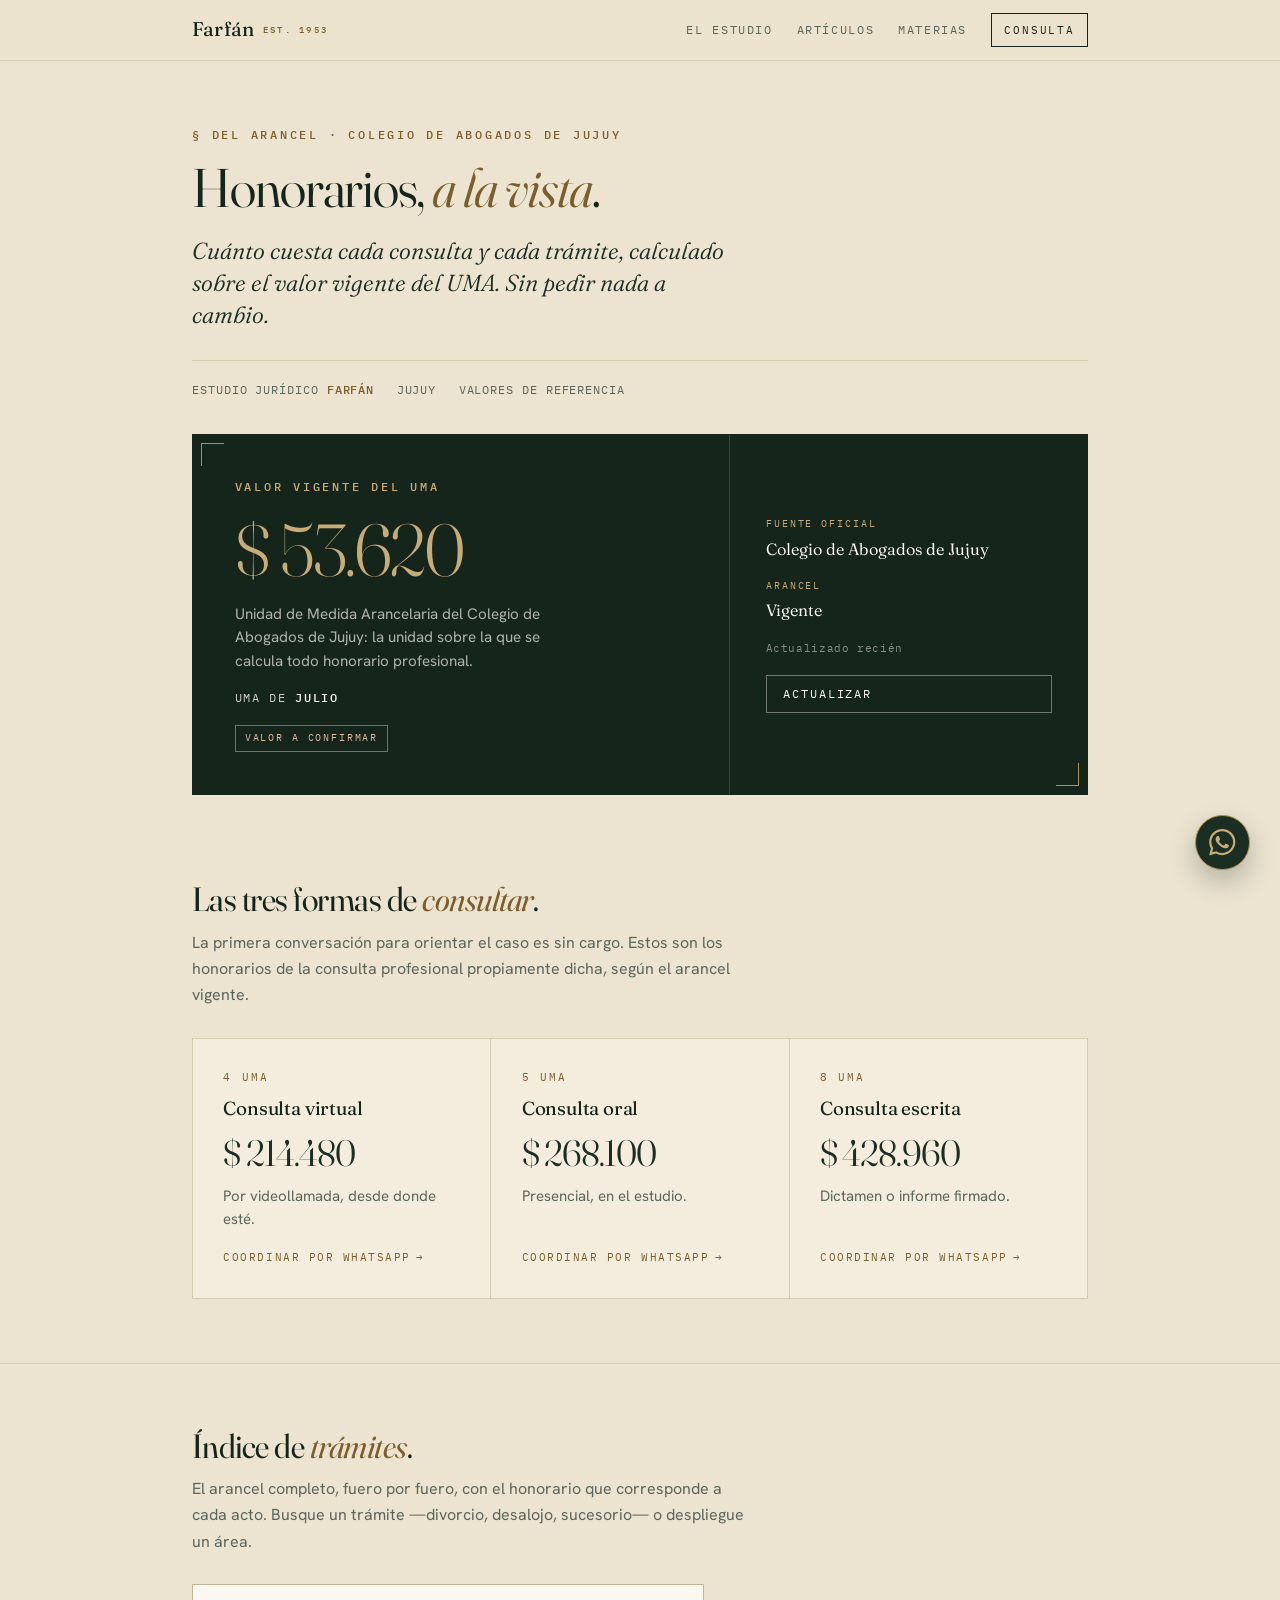
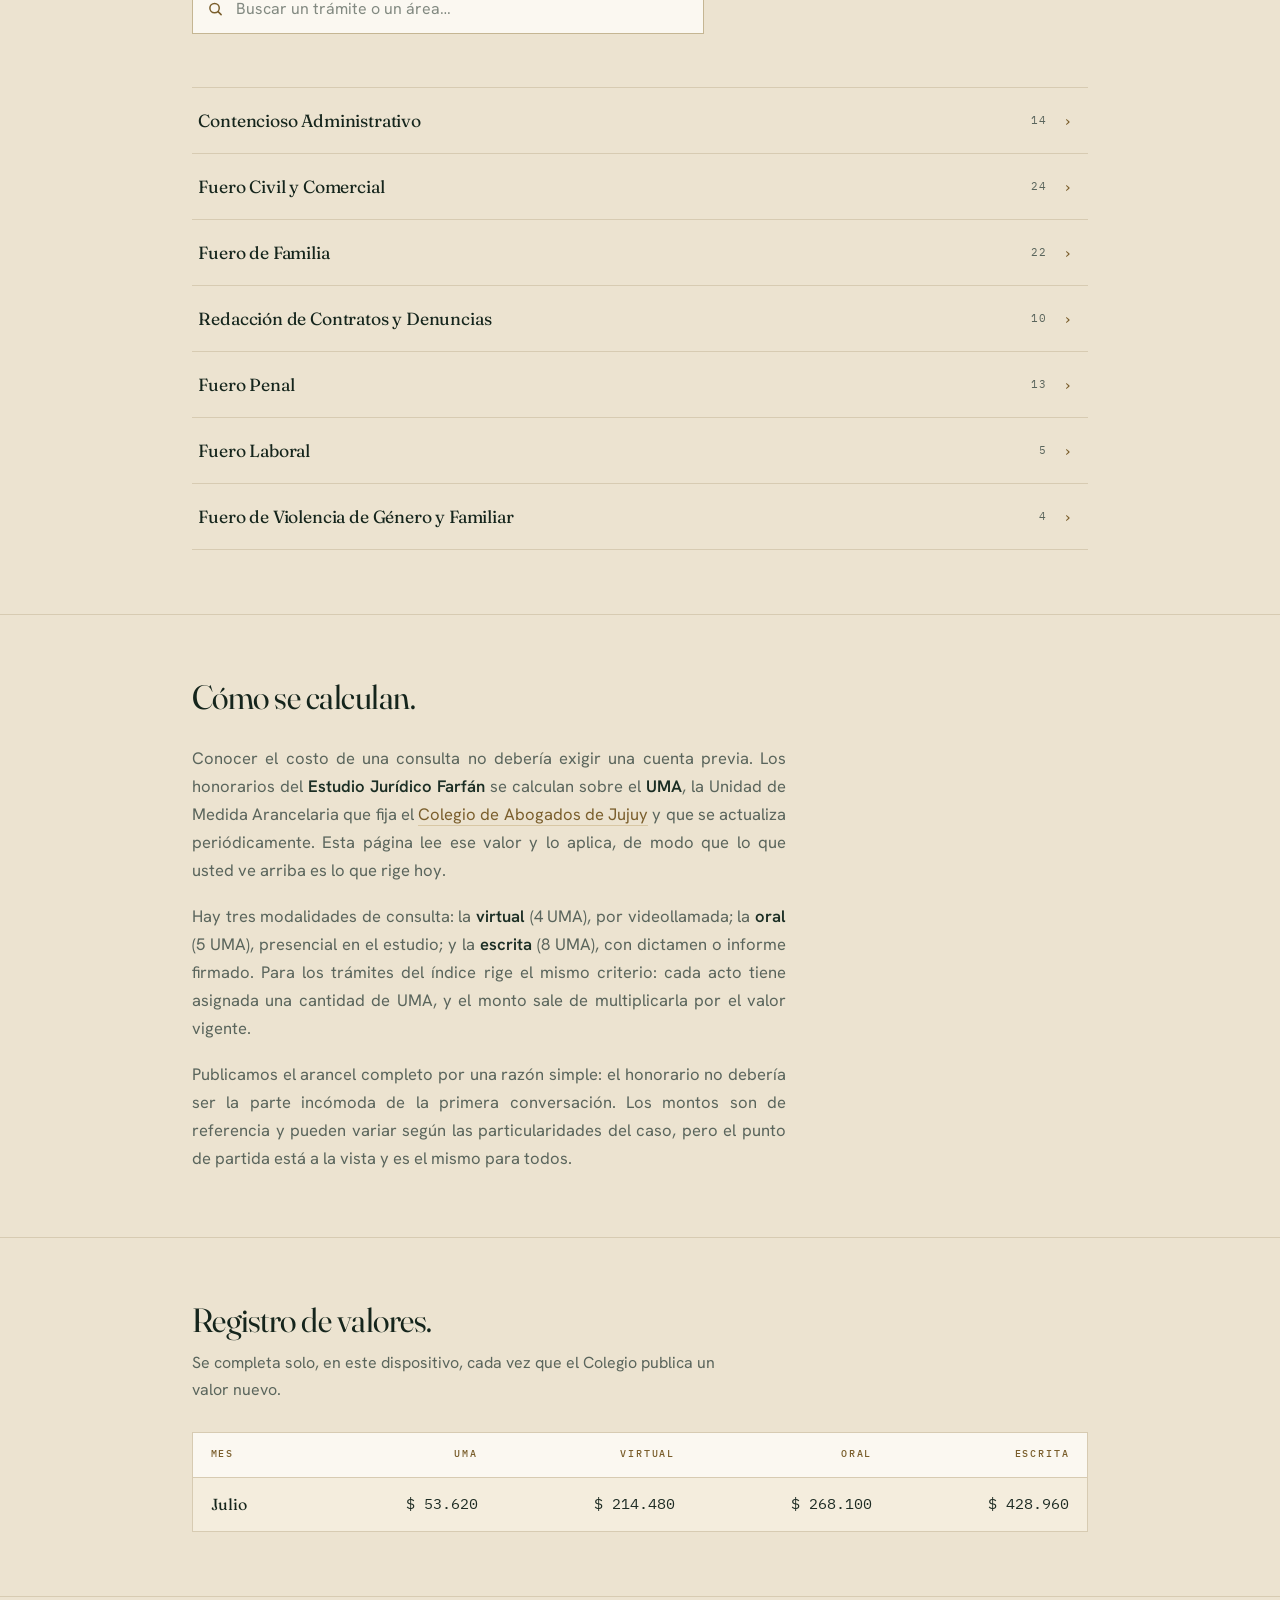
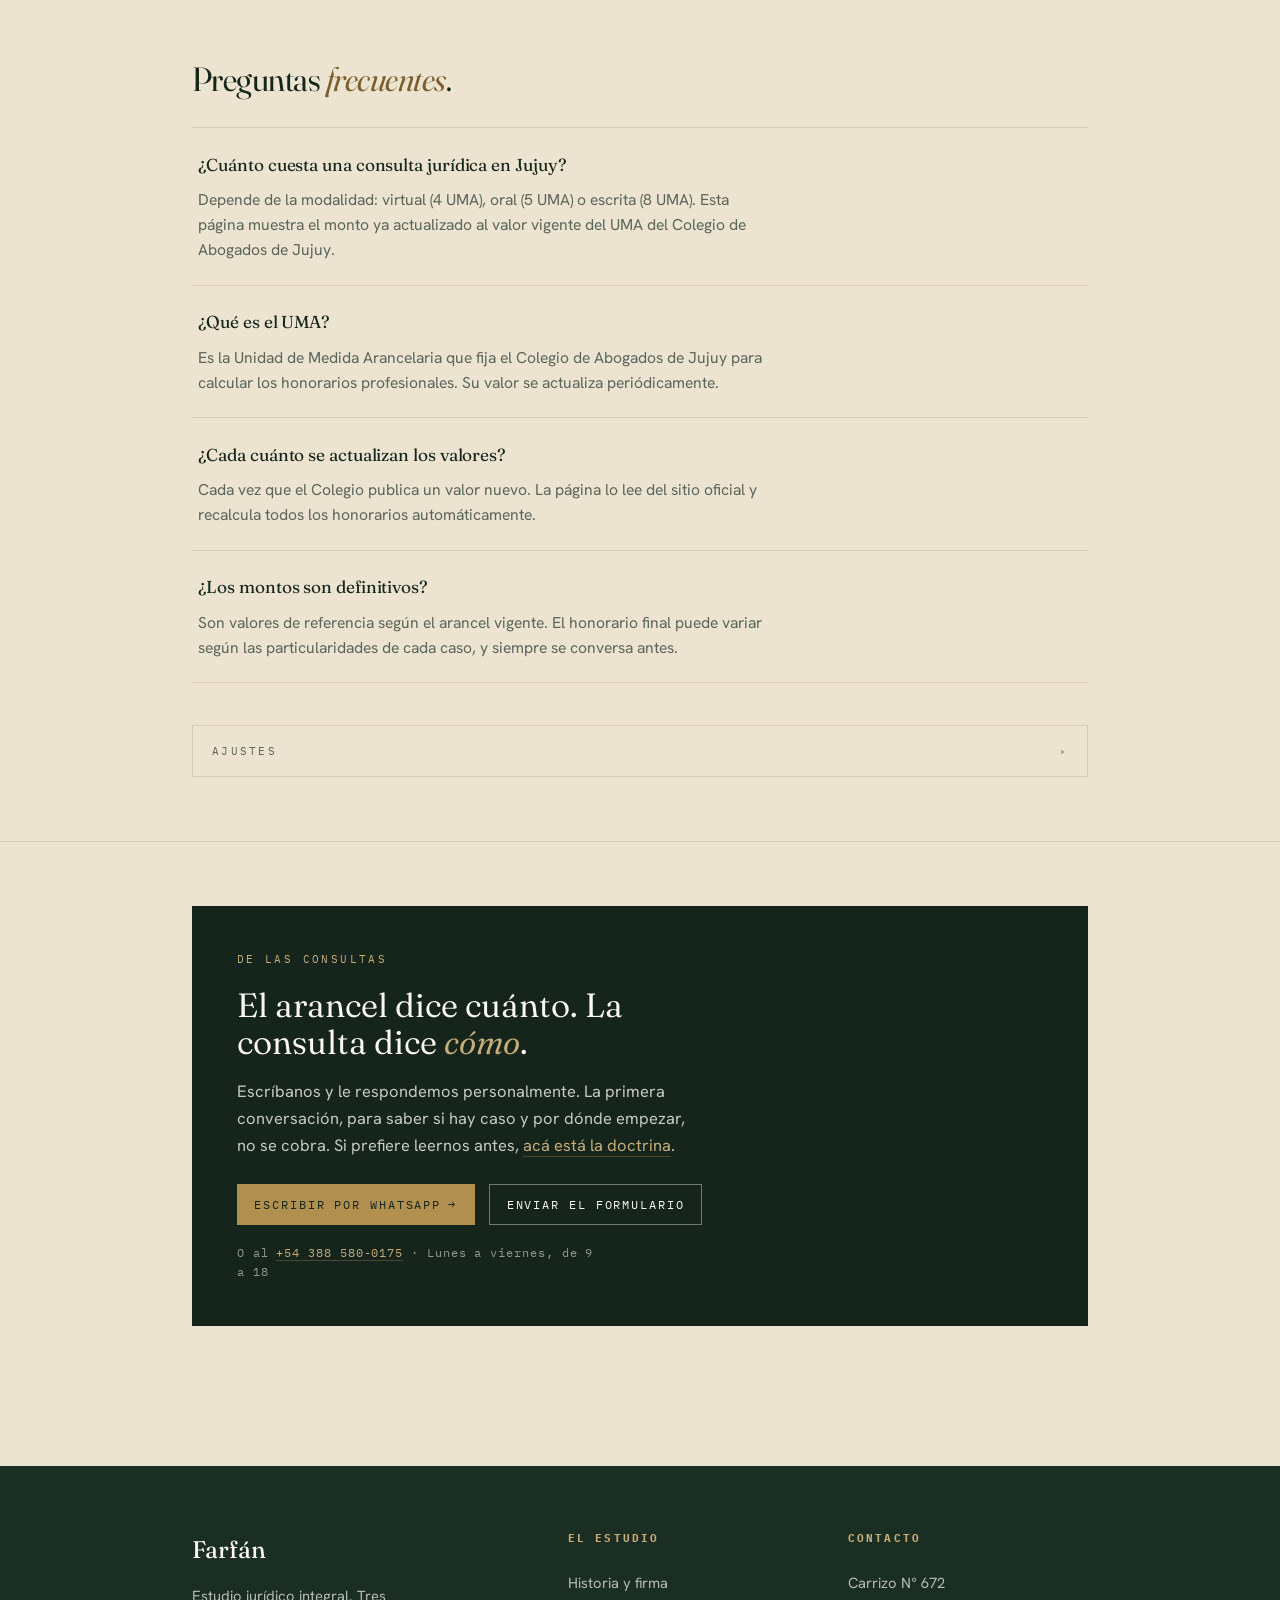
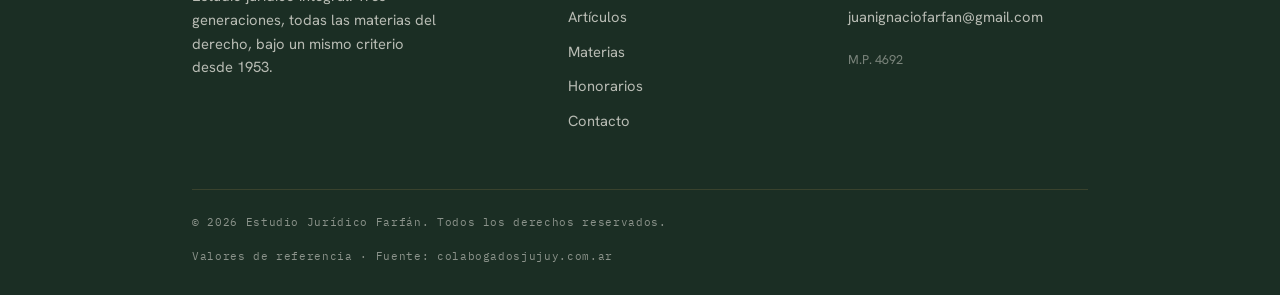
<file: honorarios/index.html>
<!doctype html>
<html lang="es-AR">
<head>
<meta charset="utf-8">
<meta name="viewport" content="width=device-width, initial-scale=1, viewport-fit=cover">
<meta name="color-scheme" content="light">
<title>Arancel y honorarios de consulta — Estudio Jurídico Farfán</title>
<meta name="description" content="Honorarios de consulta y de más de cien trámites, calculados sobre el valor vigente del UMA del Colegio de Abogados de Jujuy. Estudio Jurídico Farfán.">
<meta name="theme-color" content="#15251C">
<link rel="canonical" href="https://estudiofarfan.netlify.app/honorarios/">
<link rel="icon" href="data:image/svg+xml,%3Csvg%20xmlns='http://www.w3.org/2000/svg'%20viewBox='0%200%2064%2064'%3E%3Crect%20width='64'%20height='64'%20fill='%2315251C'/%3E%3Ctext%20x='32'%20y='45'%20font-family='Georgia,serif'%20font-size='40'%20fill='%23B08F4F'%20text-anchor='middle'%3EF%3C/text%3E%3C/svg%3E">

<!-- Open Graph / compartir -->
<meta property="og:type" content="website">
<meta property="og:site_name" content="Estudio Jurídico Farfán">
<meta property="og:locale" content="es_AR">
<meta property="og:title" content="Arancel y honorarios de consulta — Estudio Jurídico Farfán">
<meta property="og:description" content="Cuánto cuesta una consulta jurídica en Jujuy, según el valor vigente del UMA del Colegio de Abogados. Más de cien trámites con su honorario al día.">
<meta property="og:url" content="https://estudiofarfan.netlify.app/honorarios/">
<meta property="og:image" content="https://estudiofarfan.netlify.app/og-farfan.jpg">
<meta property="og:image:width" content="1200">
<meta property="og:image:height" content="630">
<meta name="twitter:card" content="summary_large_image">
<meta name="twitter:title" content="Arancel y honorarios de consulta — Estudio Jurídico Farfán">
<meta name="twitter:description" content="Honorarios de consulta y de más de cien trámites, sobre el valor vigente del UMA del Colegio de Abogados de Jujuy.">
<meta name="twitter:image" content="https://estudiofarfan.netlify.app/og-farfan.jpg">

<!-- Datos estructurados: estudio jurídico local -->
<script type="application/ld+json">
{
  "@context": "https://schema.org",
  "@type": "LegalService",
  "name": "Estudio Jurídico Farfán",
  "description": "Estudio jurídico integral en Jujuy desde 1953. Honorarios de consulta calculados según el valor vigente del UMA del Colegio de Abogados de Jujuy.",
  "url": "https://estudiofarfan.netlify.app/honorarios/",
  "areaServed": { "@type": "AdministrativeArea", "name": "Jujuy, Argentina" },
  "address": { "@type": "PostalAddress", "streetAddress": "Carrizo N° 672", "addressRegion": "Jujuy", "addressCountry": "AR" },
  "telephone": "+543885800175",
  "email": "juanignaciofarfan@gmail.com",
  "founder": { "@type": "Person", "name": "Ciro Alberto Farfán" },
  "foundingDate": "1953",
  "knowsLanguage": "es-AR"
}
</script>

<!-- Datos estructurados: preguntas frecuentes -->
<script type="application/ld+json">
{
  "@context": "https://schema.org",
  "@type": "FAQPage",
  "mainEntity": [
    {
      "@type": "Question",
      "name": "¿Cuánto cuesta una consulta jurídica en Jujuy?",
      "acceptedAnswer": { "@type": "Answer", "text": "Depende de la modalidad: virtual (4 UMA), oral (5 UMA) o escrita (8 UMA). El monto se calcula sobre el valor vigente del UMA del Colegio de Abogados de Jujuy." }
    },
    {
      "@type": "Question",
      "name": "¿Qué es el UMA?",
      "acceptedAnswer": { "@type": "Answer", "text": "Es la Unidad de Medida Arancelaria que fija el Colegio de Abogados de Jujuy para calcular los honorarios profesionales. Su valor se actualiza periódicamente." }
    },
    {
      "@type": "Question",
      "name": "¿Cada cuánto se actualizan los valores?",
      "acceptedAnswer": { "@type": "Answer", "text": "Cada vez que el Colegio publica un nuevo valor del UMA. Esta página lee el monto oficial y recalcula los honorarios automáticamente." }
    },
    {
      "@type": "Question",
      "name": "¿Los montos son definitivos?",
      "acceptedAnswer": { "@type": "Answer", "text": "Son valores de referencia según el arancel vigente. El honorario final puede variar según las particularidades de cada caso." }
    }
  ]
}
</script>

<!-- Instalable en el teléfono -->
<meta name="mobile-web-app-capable" content="yes">
<meta name="apple-mobile-web-app-capable" content="yes">
<meta name="apple-mobile-web-app-status-bar-style" content="default">
<meta name="apple-mobile-web-app-title" content="Arancel JF">
<meta name="application-name" content="Arancel JF">
<link rel="apple-touch-icon" href="icono.png">
<link rel="manifest" href="manifest.webmanifest">

<link rel="preconnect" href="https://fonts.googleapis.com">
<link rel="preconnect" href="https://fonts.gstatic.com" crossorigin>
<link href="https://fonts.googleapis.com/css2?family=Fraunces:ital,opsz,wght@0,9..144,300..600;1,9..144,300..500&family=Hanken+Grotesk:wght@300;400;500;600&family=IBM+Plex+Mono:wght@400;500&display=swap" rel="stylesheet">

<style>
/* ============ TOKENS (los mismos del sitio) ============ */
:root{
  --ink:#15251C;--ink-2:#1B2E24;--ink-3:#21372B;
  --parchment:#ECE3D0;--paper:#F4EDDD;--bone:#FBF8F1;
  --brass:#B08F4F;--brass-soft:#C7AC78;--brass-ink:#7A5E2C;--brass-line:rgba(176,143,79,.34);
  --text:#1E2C24;--text-soft:#5A655C;--line:#D7CBB2;--line-strong:#C5B693;
  --ease:cubic-bezier(.2,.6,.2,1);--maxw:64rem;--pad:clamp(1.25rem,5vw,4rem);
}

/* ============ RESET / BASE ============ */
*{box-sizing:border-box;margin:0;padding:0}
html{scroll-behavior:smooth;-webkit-text-size-adjust:100%}
body{background:var(--parchment);color:var(--text);
  font-family:"Hanken Grotesk",system-ui,sans-serif;
  font-size:clamp(1rem,.55rem + .6vw,1.0625rem);line-height:1.65;font-weight:400;
  -webkit-font-smoothing:antialiased;text-rendering:optimizeLegibility;overflow-x:hidden}
img{max-width:100%;display:block}
a{color:inherit;text-decoration:none}
::selection{background:var(--brass);color:var(--ink)}
[hidden]{display:none!important}
.serif{font-family:"Fraunces",Georgia,serif;font-optical-sizing:auto}
.mono{font-family:"IBM Plex Mono",ui-monospace,monospace}
.wrap{max-width:var(--maxw);margin-inline:auto;padding-inline:var(--pad)}

.skip{position:absolute;left:50%;top:-60px;transform:translateX(-50%);background:var(--ink);color:var(--bone);
  padding:.7rem 1.2rem;border-radius:2px;font-family:"IBM Plex Mono",monospace;font-size:.8rem;z-index:100;transition:top .2s}
.skip:focus{top:.6rem}

/* ============ HEADER ============ */
.doc-head{position:sticky;top:0;z-index:60;background:color-mix(in srgb,var(--parchment) 92%,transparent);
  backdrop-filter:blur(10px) saturate(1.2);border-bottom:1px solid var(--line)}
.doc-head-inner{max-width:var(--maxw);margin-inline:auto;padding:.8rem var(--pad);
  display:flex;align-items:center;justify-content:space-between;gap:1.2rem}
.brand{display:flex;align-items:baseline;gap:.55rem;font-family:"Fraunces",serif;font-weight:430;font-size:1.24rem;letter-spacing:.01em;color:var(--ink)}
.brand small{font-family:"IBM Plex Mono",monospace;font-size:.58rem;letter-spacing:.24em;text-transform:uppercase;color:var(--brass-ink);align-self:center}
.head-side{display:flex;align-items:center;gap:1.5rem}
.head-nav{display:flex;gap:1.5rem}
.head-nav a{font-family:"IBM Plex Mono",monospace;font-size:.72rem;letter-spacing:.14em;text-transform:uppercase;color:var(--text-soft);transition:color .25s}
.head-nav a:hover{color:var(--brass-ink)}
.head-cta{font-family:"IBM Plex Mono",monospace;font-size:.7rem;letter-spacing:.16em;text-transform:uppercase;
  border:1px solid var(--ink);color:var(--ink);padding:.6em 1.1em;transition:background .3s var(--ease),color .3s var(--ease)}
.head-cta:hover{background:var(--ink);color:var(--bone)}

/* ============ TIPOS ============ */
.eyebrow{font-family:"IBM Plex Mono",monospace;font-size:.72rem;letter-spacing:.24em;text-transform:uppercase;color:var(--brass-ink);font-weight:500}
.doc-title{font-family:"Fraunces",serif;font-weight:350;font-variation-settings:"opsz" 144;
  font-size:clamp(2.1rem,1.3rem + 3.4vw,3.4rem);line-height:1.03;letter-spacing:-.02em;color:var(--ink);margin-top:1rem}
.doc-title em{font-style:italic;color:var(--brass-ink)}
.doc-deck{margin-top:1.2rem;font-family:"Fraunces",serif;font-weight:330;font-style:italic;
  font-size:clamp(1.15rem,.9rem + .8vw,1.45rem);line-height:1.38;color:var(--ink-2);max-width:36ch}
.section-title{font-family:"Fraunces",serif;font-weight:390;font-variation-settings:"opsz" 100;
  font-size:clamp(1.5rem,1.1rem + 1.4vw,2.1rem);line-height:1.1;letter-spacing:-.015em;color:var(--ink)}
.section-title em{font-style:italic;color:var(--brass-ink)}
.section-note{margin-top:.7rem;color:var(--text-soft);max-width:62ch;font-size:1rem}
.block{padding-block:clamp(2.6rem,5vw,4rem)}
.block + .block{border-top:1px solid var(--line)}
.block-head{margin-bottom:1.8rem}

/* ============ MASTHEAD ============ */
.masthead{padding-block:clamp(2.4rem,5vw,4rem) 0}
.doc-meta{margin-top:1.8rem;padding-top:1.2rem;border-top:1px solid var(--line);
  display:flex;flex-wrap:wrap;gap:.6rem 1.4rem;font-family:"IBM Plex Mono",monospace;
  font-size:.72rem;letter-spacing:.08em;text-transform:uppercase;color:var(--text-soft)}
.doc-meta b{color:var(--brass-ink);font-weight:500}

/* ============ FICHA DEL ARANCEL ============ */
.ficha{position:relative;margin-top:2.2rem;background:var(--ink);color:var(--bone);
  border:1px solid var(--ink);display:grid;grid-template-columns:1.5fr 1fr}
.ficha::before,.ficha::after{content:"";position:absolute;width:22px;height:22px;border:1px solid var(--brass);pointer-events:none}
.ficha::before{top:8px;left:8px;border-right:0;border-bottom:0}
.ficha::after{bottom:8px;right:8px;border-left:0;border-top:0}
.ficha-main{padding:clamp(1.8rem,4vw,2.6rem)}
.ficha .eyebrow{color:var(--brass-soft)}
.uma-value{font-family:"Fraunces",serif;font-weight:300;font-variation-settings:"opsz" 144;
  font-size:clamp(2.9rem,1.4rem + 6vw,4.6rem);line-height:1;letter-spacing:-.03em;
  color:var(--brass-soft);margin-top:1.1rem}
.uma-value.bump{animation:bump .5s var(--ease)}
.uma-label{margin-top:1rem;font-size:.95rem;line-height:1.55;color:rgba(251,248,241,.68);max-width:34ch}
.uma-month{margin-top:.9rem;font-family:"IBM Plex Mono",monospace;font-size:.74rem;letter-spacing:.14em;text-transform:uppercase;color:rgba(251,248,241,.8)}
.uma-month strong{color:var(--bone);font-weight:500}
.badge{display:inline-flex;align-items:center;margin-top:1.1rem;
  font-family:"IBM Plex Mono",monospace;font-size:.64rem;letter-spacing:.18em;text-transform:uppercase;
  padding:.42em .9em;border:1px solid var(--brass-line);color:var(--brass-soft)}
.badge.warn{border-color:rgba(228,183,160,.5);color:#E4B7A0}
.badge.ok{border-color:var(--brass-line);color:var(--brass-soft)}
.ficha-cite{border-left:1px solid rgba(176,143,79,.28);padding:clamp(1.6rem,3.4vw,2.2rem);
  display:flex;flex-direction:column;gap:1.15rem;justify-content:center}
.cite-row{display:grid;gap:.3rem}
.cite-k{font-family:"IBM Plex Mono",monospace;font-size:.62rem;letter-spacing:.2em;text-transform:uppercase;color:var(--brass-soft)}
.cite-v{font-family:"Fraunces",serif;font-size:1.02rem;font-weight:360;color:var(--bone);line-height:1.35}
.updated{font-family:"IBM Plex Mono",monospace;font-size:.66rem;letter-spacing:.06em;color:rgba(251,248,241,.5)}

/* ============ BOTONES ============ */
.btn{font-family:"IBM Plex Mono",monospace;font-size:.74rem;letter-spacing:.16em;text-transform:uppercase;
  display:inline-flex;align-items:center;gap:.6em;padding:.85em 1.4em;border:1px solid;background:transparent;
  transition:background .3s var(--ease),color .3s var(--ease),border-color .3s var(--ease);cursor:pointer}
.btn .arr{transition:transform .3s var(--ease)}
.btn:hover .arr{transform:translateX(4px)}
.btn-brass{background:var(--brass);color:var(--ink);border-color:var(--brass)}
.btn-brass:hover{background:transparent;color:var(--brass-soft)}
.btn-ghost{color:var(--bone);border-color:rgba(251,248,241,.4)}
.btn-ghost:hover{border-color:var(--brass-soft);color:var(--brass-soft)}
.btn-line{color:var(--ink);border-color:var(--line-strong)}
.btn-line:hover{background:var(--ink);border-color:var(--ink);color:var(--bone)}
.btn:disabled{opacity:.5;cursor:default}

/* ============ INSTALAR ============ */
.install-wrap{margin-top:1.4rem;display:flex;flex-wrap:wrap;align-items:center;gap:.9rem}
.ios-hint{font-family:"IBM Plex Mono",monospace;font-size:.68rem;letter-spacing:.04em;color:var(--text-soft)}

/* ============ TARIFAS ============ */
.cards{margin-top:.4rem;display:grid;grid-template-columns:repeat(3,1fr);gap:1px;
  background:var(--line);border:1px solid var(--line)}
.card{background:var(--paper);padding:clamp(1.4rem,3vw,1.9rem);display:flex;flex-direction:column;
  transition:background-color .35s var(--ease)}
.card:hover{background:var(--bone)}
.card .tag{font-family:"IBM Plex Mono",monospace;font-size:.66rem;letter-spacing:.2em;text-transform:uppercase;color:var(--brass-ink)}
.card h3{margin-top:.75rem;font-family:"Fraunces",serif;font-weight:410;font-size:1.18rem;letter-spacing:-.01em;color:var(--ink);line-height:1.2}
.card .monto{margin-top:.9rem;font-family:"Fraunces",serif;font-weight:340;font-variation-settings:"opsz" 144;
  font-size:clamp(1.7rem,1.2rem + 1.6vw,2.3rem);line-height:1;letter-spacing:-.025em;color:var(--ink-2)}
.card .desc{margin-top:.8rem;font-size:.94rem;color:var(--text-soft);line-height:1.5}
.card-wa{margin-top:auto;padding-top:1.2rem;display:inline-flex;align-items:center;gap:.5em;align-self:flex-start;
  font-family:"IBM Plex Mono",monospace;font-size:.68rem;letter-spacing:.14em;text-transform:uppercase;color:var(--brass-ink)}
.card-wa .arr{transition:transform .3s var(--ease)}
.card-wa:hover{color:var(--ink)}
.card-wa:hover .arr{transform:translateX(4px)}

/* ============ BUSCADOR ============ */
.catalog-search{position:relative;max-width:32rem}
.catalog-search input{width:100%;font-family:"Hanken Grotesk",sans-serif;font-size:1rem;color:var(--text);
  background:var(--bone);border:1px solid var(--line-strong);padding:.85rem 2.6rem .85rem 2.7rem;
  transition:border-color .25s var(--ease)}
.catalog-search input::placeholder{color:var(--text-soft);opacity:.75}
.catalog-search input:focus{outline:none;border-color:var(--brass)}
.search-icon{position:absolute;left:1rem;top:50%;transform:translateY(-50%);color:var(--brass-ink);pointer-events:none}
.search-clear{position:absolute;right:.55rem;top:50%;transform:translateY(-50%);border:0;background:none;cursor:pointer;
  color:var(--text-soft);font-size:1.15rem;line-height:1;padding:.45rem .6rem;transition:color .2s}
.search-clear:hover{color:var(--ink)}
.search-count{margin-top:.7rem;min-height:1.2rem;font-family:"IBM Plex Mono",monospace;font-size:.7rem;letter-spacing:.08em;color:var(--brass-ink)}

/* ============ CATÁLOGO ============ */
.servicios-catalog{margin-top:1.4rem;border-top:1px solid var(--line)}
.area-panel{border-bottom:1px solid var(--line);position:relative;scroll-margin-top:4.5rem;transition:background-color .35s var(--ease)}
.area-panel:hover{background:var(--paper)}
.area-panel::before{content:"";position:absolute;left:-1px;top:0;bottom:0;width:2px;background:var(--brass);
  transform:scaleY(0);transform-origin:top;transition:transform .4s var(--ease)}
.area-panel:hover::before,.area-panel[open]::before{transform:scaleY(1)}
.area-header{list-style:none;cursor:pointer;padding:1.25rem 1rem 1.25rem .4rem;
  display:flex;align-items:center;justify-content:space-between;gap:1.2rem}
.area-header::-webkit-details-marker{display:none}
.area-header::marker{content:""}
.area-name{font-family:"Fraunces",serif;font-weight:400;font-size:1.1rem;letter-spacing:-.01em;color:var(--ink);line-height:1.2}
.area-meta{display:flex;align-items:center;gap:1rem;flex:0 0 auto}
.area-count{font-family:"IBM Plex Mono",monospace;font-size:.7rem;letter-spacing:.1em;color:var(--text-soft)}
.area-chev{font-family:"IBM Plex Mono",monospace;font-size:.95rem;color:var(--brass-ink);transition:transform .3s var(--ease)}
.area-panel[open] > .area-header .area-chev{transform:rotate(90deg)}
.area-body{padding:.2rem 0 1rem;animation:artIn .4s var(--ease)}
.servicio-item{display:flex;justify-content:space-between;align-items:baseline;gap:1.4rem;
  padding:.7rem 1rem .7rem .4rem;border-top:1px solid var(--line)}
.servicio-nombre{font-size:.98rem;color:var(--text);line-height:1.4}
.servicio-nota{margin-top:.2rem;font-family:"IBM Plex Mono",monospace;font-size:.68rem;line-height:1.5;letter-spacing:.02em;color:var(--text-soft)}
.servicio-precio{font-family:"IBM Plex Mono",monospace;font-size:.86rem;letter-spacing:-.01em;color:var(--brass-ink);white-space:nowrap}
.catalog-empty{padding:2rem .4rem;font-family:"IBM Plex Mono",monospace;font-size:.78rem;letter-spacing:.04em;color:var(--text-soft)}
mark{background:rgba(176,143,79,.28);color:var(--ink);padding:0 .12em}
@keyframes artIn{from{opacity:0;transform:translateY(-5px)}to{opacity:1;transform:none}}

/* ============ PROSA + FAQ ============ */
.prose{max-width:66ch;display:grid;gap:1.15rem;color:var(--text-soft);font-size:1.04rem;line-height:1.68}
.prose strong{font-weight:600;color:var(--ink-2)}
.prose a{color:var(--brass-ink);border-bottom:1px solid var(--brass-line)}
.prose a:hover{border-bottom-color:var(--brass)}
.faq{margin-top:.4rem;border-top:1px solid var(--line)}
.qa{padding:1.4rem .4rem;border-bottom:1px solid var(--line)}
.qa h3{font-family:"Fraunces",serif;font-weight:400;font-size:1.08rem;color:var(--ink);letter-spacing:-.005em}
.qa p{margin-top:.5rem;color:var(--text-soft);font-size:.98rem;line-height:1.6;max-width:64ch}

/* ============ REGISTRO ============ */
.table-wrap{border:1px solid var(--line);overflow-x:auto}
table{width:100%;border-collapse:collapse;font-size:.92rem;background:var(--paper);min-width:34rem}
th,td{padding:.85rem 1.1rem;text-align:right}
th:first-child,td:first-child{text-align:left}
thead th{font-family:"IBM Plex Mono",monospace;font-weight:500;font-size:.64rem;letter-spacing:.18em;text-transform:uppercase;
  color:var(--brass-ink);background:var(--bone);border-bottom:1px solid var(--line)}
tbody td{border-bottom:1px solid var(--line);color:var(--text-soft)}
tbody tr:last-child td{border-bottom:0}
tbody tr{transition:background-color .25s var(--ease)}
tbody tr:hover{background:var(--bone)}
tbody td.num{font-family:"IBM Plex Mono",monospace;color:var(--text)}
tbody td:first-child{font-family:"Fraunces",serif;font-size:1rem;color:var(--ink)}
.hist-empty{padding:1.6rem 1.1rem!important;text-align:center!important;font-family:"IBM Plex Mono",monospace;font-size:.74rem;letter-spacing:.05em;color:var(--text-soft)}

/* ============ AJUSTES ============ */
.settings{margin-top:2.6rem;border:1px solid var(--line)}
.settings > summary{list-style:none;cursor:pointer;padding:1rem 1.2rem;display:flex;align-items:center;justify-content:space-between;
  font-family:"IBM Plex Mono",monospace;font-size:.7rem;letter-spacing:.2em;text-transform:uppercase;color:var(--text-soft)}
.settings > summary::-webkit-details-marker{display:none}
.settings > summary::marker{content:""}
.settings > summary .chev{color:var(--brass-ink);transition:transform .3s var(--ease)}
.settings[open] > summary .chev{transform:rotate(90deg)}
.settings-body{padding:.4rem 1.2rem 1.6rem;border-top:1px solid var(--line);display:grid;gap:1.6rem}
.field{display:grid;gap:.5rem}
.field label,.field .lbl{font-family:"IBM Plex Mono",monospace;font-size:.66rem;letter-spacing:.16em;text-transform:uppercase;color:var(--brass-ink)}
.field input{width:100%;font-family:"Hanken Grotesk",sans-serif;font-size:1rem;color:var(--text);
  background:var(--bone);border:1px solid var(--line-strong);padding:.7rem .9rem;transition:border-color .25s var(--ease)}
.field input:focus{outline:none;border-color:var(--brass)}
.hint{font-size:.88rem;color:var(--text-soft);line-height:1.5}
.hint a{color:var(--brass-ink);border-bottom:1px solid var(--brass-line)}
.inline{display:flex;gap:.7rem;align-items:flex-end;flex-wrap:wrap}
.inline .grow{flex:1 1 12rem}
.key-status{font-family:"IBM Plex Mono",monospace;font-size:.78rem;color:var(--text-soft)}

/* ============ CTA ============ */
.doc-cta{background:var(--ink);color:var(--bone);padding:clamp(1.9rem,4vw,2.8rem);display:grid;gap:1.1rem}
.doc-cta .k{font-family:"IBM Plex Mono",monospace;font-size:.68rem;letter-spacing:.22em;text-transform:uppercase;color:var(--brass-soft)}
.doc-cta h2{font-family:"Fraunces",serif;font-weight:360;font-size:clamp(1.5rem,1.1rem + 1.4vw,2.1rem);line-height:1.1;color:var(--bone);max-width:24ch}
.doc-cta h2 em{font-style:italic;color:var(--brass-soft)}
.doc-cta p{color:rgba(251,248,241,.78);max-width:52ch}
.doc-cta p a{color:var(--brass-soft);border-bottom:1px solid var(--brass-line)}
.doc-cta p a:hover{border-bottom-color:var(--brass)}
.cta-actions{margin-top:.4rem;display:flex;flex-wrap:wrap;gap:.9rem}
.cta-tel{font-family:"IBM Plex Mono",monospace;font-size:.72rem;letter-spacing:.08em;color:rgba(251,248,241,.55)!important}
.cta-tel a{color:var(--brass-soft)}

/* ============ FOOTER ============ */
.site-foot{background:var(--ink-2);color:rgba(251,248,241,.7);padding-block:clamp(3rem,5vw,4.2rem) 1.8rem;margin-top:clamp(3rem,6vw,5rem)}
.foot-top{display:grid;grid-template-columns:1.4fr 1fr 1fr;gap:2.5rem}
.foot-brand .b{font-family:"Fraunces",serif;font-size:1.5rem;font-weight:430;color:var(--bone)}
.foot-brand p{margin-top:.9rem;max-width:32ch;font-size:.92rem;line-height:1.6}
.foot-col h4{font-family:"IBM Plex Mono",monospace;font-size:.66rem;letter-spacing:.2em;text-transform:uppercase;color:var(--brass-soft);margin-bottom:1.1rem}
.foot-col a,.foot-col p{display:block;font-size:.92rem;padding-block:.32rem;transition:color .25s}
.foot-col a:hover{color:var(--brass-soft)}
.foot-bar{margin-top:clamp(2.2rem,4vw,3.4rem);padding-top:1.5rem;border-top:1px solid rgba(176,143,79,.2);
  display:flex;flex-wrap:wrap;justify-content:space-between;gap:1rem;
  font-family:"IBM Plex Mono",monospace;font-size:.68rem;letter-spacing:.06em;color:rgba(251,248,241,.5)}

/* ============ MODAL ============ */
.overlay{position:fixed;inset:0;background:rgba(21,37,28,.55);backdrop-filter:blur(3px);
  display:none;align-items:center;justify-content:center;padding:1.2rem;z-index:90}
.overlay.show{display:flex;animation:fade .2s ease}
.modal{width:100%;max-width:30rem;background:var(--parchment);border:1px solid var(--line-strong);padding:clamp(1.6rem,4vw,2.2rem);
  display:grid;gap:1rem;animation:rise .35s var(--ease) both}
.modal h2{font-family:"Fraunces",serif;font-weight:390;font-size:1.5rem;letter-spacing:-.01em;color:var(--ink)}
.modal p{font-size:.95rem;color:var(--text-soft);line-height:1.6}
.modal .actions{display:flex;gap:.7rem;justify-content:flex-end;flex-wrap:wrap;margin-top:.4rem}

/* ============ TOAST ============ */
.toast{position:fixed;left:50%;bottom:1.6rem;transform:translateX(-50%) translateY(14px);
  background:var(--ink);color:var(--bone);font-family:"IBM Plex Mono",monospace;font-size:.74rem;letter-spacing:.06em;
  padding:.8rem 1.2rem;border:1px solid var(--brass-line);opacity:0;pointer-events:none;z-index:95;max-width:90vw;
  transition:opacity .25s ease,transform .25s var(--ease)}
.toast.show{opacity:1;transform:translateX(-50%) translateY(0)}

/* ============ ESQUELETO DE CARGA ============ */
.is-loading .uma-value{color:transparent;background:linear-gradient(90deg,rgba(251,248,241,.06),rgba(251,248,241,.16),rgba(251,248,241,.06));
  background-size:200% 100%;animation:pulse 1.2s ease-in-out infinite}
.card.is-loading .monto{color:transparent;background:linear-gradient(90deg,#e6dcc4,#f2eadb,#e6dcc4);
  background-size:200% 100%;animation:pulse 1.2s ease-in-out infinite}
@keyframes pulse{0%{background-position:200% 0}100%{background-position:-200% 0}}
@keyframes bump{0%{opacity:.45;transform:translateY(3px)}100%{opacity:1;transform:none}}
@keyframes fade{from{opacity:0}to{opacity:1}}
@keyframes rise{from{opacity:0;transform:translateY(12px)}to{opacity:1;transform:none}}

/* ============ JUSTIFICADO ============ */
/* Sólo prosa corrida de medida suficiente; el resto queda en bandera. */
.prose p{text-align:justify;text-justify:inter-word;hyphens:auto;-webkit-hyphens:auto;hyphenate-limit-chars:6 3 3}

/* ============ FOCUS / MOVIMIENTO ============ */
a:focus-visible,button:focus-visible,input:focus-visible,summary:focus-visible{outline:2px solid var(--brass);outline-offset:3px;border-radius:1px}
.reveal-ready .reveal{opacity:0;transform:translateY(18px);transition:opacity .7s var(--ease),transform .7s var(--ease)}
.reveal-ready .reveal.in{opacity:1;transform:none}
@media (prefers-reduced-motion:reduce){
  html{scroll-behavior:auto}
  *{animation:none!important;transition:none!important}
  .reveal{opacity:1!important;transform:none!important}
}

/* ============ RESPONSIVE ============ */
@media (max-width:880px){
  .head-nav{display:none}
  .ficha{grid-template-columns:1fr}
  .ficha-cite{border-left:0;border-top:1px solid rgba(176,143,79,.28)}
  .cards{grid-template-columns:1fr}
  .foot-top{grid-template-columns:1fr 1fr}
}
@media (max-width:560px){
  .brand small{display:none}
  .servicio-item{flex-direction:column;align-items:flex-start;gap:.3rem}
  .foot-top{grid-template-columns:1fr}
  .prose p{hyphenate-limit-chars:5 2 2;overflow-wrap:break-word}
  /* El aviso sube para no chocar con el botón flotante de WhatsApp */
  .toast{bottom:5.4rem}
}

/* ============ WHATSAPP FLOTANTE ============ */
/* Contacto siempre a mano, abajo a la derecha. Queda por debajo del encabezado,
   del modal (90) y del aviso (95) para no taparlos. */
.wa-float{
  position:fixed;z-index:55;
  right:clamp(1rem,3vw,1.9rem);
  bottom:calc(clamp(1rem,3vw,1.9rem) + env(safe-area-inset-bottom,0px));
  width:3.4rem;height:3.4rem;border-radius:50%;
  display:grid;place-items:center;
  background:var(--ink-2);color:var(--brass-soft);
  border:1px solid var(--brass);
  box-shadow:0 .7rem 1.6rem rgba(21,37,28,.26);
  transition:background .3s var(--ease),color .3s var(--ease),border-color .3s var(--ease),box-shadow .3s var(--ease);
}
.wa-float svg{width:1.65rem;height:1.65rem;fill:currentColor}
.wa-float:hover{background:var(--brass);color:var(--ink);border-color:var(--brass);box-shadow:0 .9rem 2rem rgba(21,37,28,.34)}
.wa-float:focus-visible{outline:2px solid var(--brass);outline-offset:3px;border-radius:50%}
.wa-float .wa-tip{
  position:absolute;right:calc(100% + .7rem);white-space:nowrap;
  font-family:"IBM Plex Mono",monospace;font-size:.66rem;letter-spacing:.16em;text-transform:uppercase;
  background:var(--ink);color:var(--bone);border:1px solid var(--brass-line);
  padding:.55rem .8rem;opacity:0;transform:translateX(.4rem);pointer-events:none;
  transition:opacity .25s var(--ease),transform .25s var(--ease);
}
.wa-float:hover .wa-tip,.wa-float:focus-visible .wa-tip{opacity:1;transform:none}
@media (prefers-reduced-motion:no-preference){
  .wa-float{animation:wa-in .45s var(--ease) .7s backwards}
  @keyframes wa-in{from{opacity:0;transform:translateY(.6rem) scale(.92)}}
}
@media (max-width:560px){
  .wa-float{width:3.1rem;height:3.1rem}
  .wa-float svg{width:1.5rem;height:1.5rem}
  .wa-float .wa-tip{display:none}
}
</style>
</head>
<body id="top">

<a class="skip" href="#tarifas">Saltar a los honorarios</a>

<header class="doc-head">
  <div class="doc-head-inner">
    <a class="brand" href="/" aria-label="Estudio Jurídico Farfán, inicio">Farfán <small>est. 1953</small></a>
    <div class="head-side">
      <nav class="head-nav" aria-label="Secciones del sitio">
        <a href="/#estudio">El estudio</a>
        <a href="/#articulos">Artículos</a>
        <a href="/#materias">Materias</a>
      </nav>
      <a class="head-cta" href="/#contacto">Consulta</a>
    </div>
  </div>
</header>

<main>

  <!-- ============ MASTHEAD ============ -->
  <div class="masthead">
    <div class="wrap">
      <p class="eyebrow">§ Del arancel · Colegio de Abogados de Jujuy</p>
      <h1 class="doc-title">Honorarios, <em>a la vista</em>.</h1>
      <p class="doc-deck">Cuánto cuesta cada consulta y cada trámite, calculado sobre el valor vigente del UMA. Sin pedir nada a cambio.</p>
      <div class="doc-meta">
        <span>Estudio Jurídico <b>Farfán</b></span>
        <span>Jujuy</span>
        <span>Valores de referencia</span>
      </div>

      <!-- Ficha del arancel -->
      <section class="ficha" id="panel" aria-live="polite" aria-label="Valor vigente del UMA">
        <div class="ficha-main">
          <p class="eyebrow">Valor vigente del UMA</p>
          <div class="uma-value" id="umaValor">—</div>
          <p class="uma-label">Unidad de Medida Arancelaria del Colegio de Abogados de Jujuy: la unidad sobre la que se calcula todo honorario profesional.</p>
          <p class="uma-month" id="umaMes"></p>
          <span class="badge" id="umaBadge" hidden>Cargando</span>
        </div>
        <aside class="ficha-cite">
          <div class="cite-row">
            <span class="cite-k">Fuente oficial</span>
            <span class="cite-v">Colegio de Abogados de Jujuy</span>
          </div>
          <div class="cite-row">
            <span class="cite-k">Arancel</span>
            <span class="cite-v">Vigente</span>
          </div>
          <span class="updated" id="umaUpdated"></span>
          <button class="btn btn-ghost" id="btnActualizar" type="button">Actualizar</button>
        </aside>
      </section>

      <div class="install-wrap">
        <button class="btn btn-line" id="btnInstall" type="button" hidden>Instalar en el teléfono</button>
        <p class="ios-hint" id="iosHint" hidden>Para instalarlo: toque Compartir y luego “Agregar a inicio”.</p>
      </div>
    </div>
  </div>

  <!-- ============ TARIFAS ============ -->
  <section class="block" id="tarifas" style="scroll-margin-top:4.5rem">
    <div class="wrap">
      <div class="block-head reveal">
        <h2 class="section-title">Las tres formas de <em>consultar</em>.</h2>
        <p class="section-note">La primera conversación para orientar el caso es sin cargo. Estos son los honorarios de la consulta profesional propiamente dicha, según el arancel vigente.</p>
      </div>
      <div class="cards reveal" id="cards">
        <article class="card">
          <span class="tag">4 UMA</span>
          <h3>Consulta virtual</h3>
          <div class="monto" id="monto-virtual">—</div>
          <p class="desc">Por videollamada, desde donde esté.</p>
          <a class="card-wa" id="wa-virtual" href="https://wa.me/5493885800175" target="_blank" rel="noopener">Coordinar por WhatsApp <span class="arr" aria-hidden="true">→</span></a>
        </article>
        <article class="card">
          <span class="tag">5 UMA</span>
          <h3>Consulta oral</h3>
          <div class="monto" id="monto-oral">—</div>
          <p class="desc">Presencial, en el estudio.</p>
          <a class="card-wa" id="wa-oral" href="https://wa.me/5493885800175" target="_blank" rel="noopener">Coordinar por WhatsApp <span class="arr" aria-hidden="true">→</span></a>
        </article>
        <article class="card">
          <span class="tag">8 UMA</span>
          <h3>Consulta escrita</h3>
          <div class="monto" id="monto-escrita">—</div>
          <p class="desc">Dictamen o informe firmado.</p>
          <a class="card-wa" id="wa-escrita" href="https://wa.me/5493885800175" target="_blank" rel="noopener">Coordinar por WhatsApp <span class="arr" aria-hidden="true">→</span></a>
        </article>
      </div>
    </div>
  </section>

  <!-- ============ CATÁLOGO ============ -->
  <section class="block" id="catalogo" style="scroll-margin-top:4.5rem">
    <div class="wrap">
      <div class="block-head reveal">
        <h2 class="section-title">Índice de <em>trámites</em>.</h2>
        <p class="section-note">El arancel completo, fuero por fuero, con el honorario que corresponde a cada acto. Busque un trámite —divorcio, desalojo, sucesorio— o despliegue un área.</p>
      </div>
      <div class="reveal" id="catalogSearchWrap" hidden>
        <div class="catalog-search">
          <svg class="search-icon" width="15" height="15" viewBox="0 0 16 16" fill="none" aria-hidden="true">
            <circle cx="7" cy="7" r="5" stroke="currentColor" stroke-width="1.6"/>
            <path d="M10.8 10.8L14 14" stroke="currentColor" stroke-width="1.6" stroke-linecap="round"/>
          </svg>
          <input type="text" id="catalogSearch" placeholder="Buscar un trámite o un área…"
                 autocomplete="off" spellcheck="false" aria-label="Buscar servicio o área">
          <button class="search-clear" id="btnClearSearch" type="button" aria-label="Borrar búsqueda" hidden>×</button>
        </div>
        <p class="search-count" id="searchCount" role="status" aria-live="polite"></p>
      </div>
      <div class="servicios-catalog reveal" id="serviciosCatalog"></div>
    </div>
  </section>

  <!-- ============ CÓMO SE CALCULA ============ -->
  <section class="block">
    <div class="wrap">
      <div class="block-head reveal">
        <h2 class="section-title">Cómo se calculan.</h2>
      </div>
      <div class="prose reveal">
        <p>Conocer el costo de una consulta no debería exigir una cuenta previa. Los honorarios del <strong>Estudio Jurídico Farfán</strong> se calculan sobre el <strong>UMA</strong>, la Unidad de Medida Arancelaria que fija el <a href="https://colabogadosjujuy.com.ar/" target="_blank" rel="noopener">Colegio de Abogados de Jujuy</a> y que se actualiza periódicamente. Esta página lee ese valor y lo aplica, de modo que lo que usted ve arriba es lo que rige hoy.</p>
        <p>Hay tres modalidades de consulta: la <strong>virtual</strong> (4 UMA), por videollamada; la <strong>oral</strong> (5 UMA), presencial en el estudio; y la <strong>escrita</strong> (8 UMA), con dictamen o informe firmado. Para los trámites del índice rige el mismo criterio: cada acto tiene asignada una cantidad de UMA, y el monto sale de multiplicarla por el valor vigente.</p>
        <p>Publicamos el arancel completo por una razón simple: el honorario no debería ser la parte incómoda de la primera conversación. Los montos son de referencia y pueden variar según las particularidades del caso, pero el punto de partida está a la vista y es el mismo para todos.</p>
      </div>
    </div>
  </section>

  <!-- ============ REGISTRO ============ -->
  <section class="block">
    <div class="wrap">
      <div class="block-head reveal">
        <h2 class="section-title">Registro de valores.</h2>
        <p class="section-note">Se completa solo, en este dispositivo, cada vez que el Colegio publica un valor nuevo.</p>
      </div>
      <div class="table-wrap reveal">
        <table>
          <thead>
            <tr>
              <th scope="col">Mes</th>
              <th scope="col" class="num">UMA</th>
              <th scope="col" class="num">Virtual</th>
              <th scope="col" class="num">Oral</th>
              <th scope="col" class="num">Escrita</th>
            </tr>
          </thead>
          <tbody id="histBody">
            <tr><td class="hist-empty" colspan="5">Todavía no hay valores registrados.</td></tr>
          </tbody>
        </table>
      </div>
    </div>
  </section>

  <!-- ============ PREGUNTAS ============ -->
  <section class="block">
    <div class="wrap">
      <div class="block-head reveal">
        <h2 class="section-title">Preguntas <em>frecuentes</em>.</h2>
      </div>
      <div class="faq reveal">
        <div class="qa">
          <h3>¿Cuánto cuesta una consulta jurídica en Jujuy?</h3>
          <p>Depende de la modalidad: virtual (4 UMA), oral (5 UMA) o escrita (8 UMA). Esta página muestra el monto ya actualizado al valor vigente del UMA del Colegio de Abogados de Jujuy.</p>
        </div>
        <div class="qa">
          <h3>¿Qué es el UMA?</h3>
          <p>Es la Unidad de Medida Arancelaria que fija el Colegio de Abogados de Jujuy para calcular los honorarios profesionales. Su valor se actualiza periódicamente.</p>
        </div>
        <div class="qa">
          <h3>¿Cada cuánto se actualizan los valores?</h3>
          <p>Cada vez que el Colegio publica un valor nuevo. La página lo lee del sitio oficial y recalcula todos los honorarios automáticamente.</p>
        </div>
        <div class="qa">
          <h3>¿Los montos son definitivos?</h3>
          <p>Son valores de referencia según el arancel vigente. El honorario final puede variar según las particularidades de cada caso, y siempre se conversa antes.</p>
        </div>
      </div>

      <!-- Ajustes (uso interno del estudio) -->
      <details class="settings reveal">
        <summary>Ajustes <span class="chev" aria-hidden="true">›</span></summary>
        <div class="settings-body">
          <div class="field">
            <label for="manualInput">Ingresar el UMA manualmente</label>
            <div class="inline">
              <div class="grow">
                <input type="number" id="manualInput" inputmode="numeric" placeholder="53620" min="0" step="1">
              </div>
              <button class="btn btn-line" id="btnManual" type="button">Aplicar</button>
            </div>
            <p class="hint">Útil si la consulta automática no está disponible. Se guarda solo en este dispositivo.</p>
          </div>

          <div class="field">
            <span class="lbl">Clave de Gemini (consulta de respaldo)</span>
            <p class="key-status" id="keyStatus">No configurada.</p>
            <div class="inline">
              <button class="btn btn-line" id="btnSetKey" type="button">Configurar clave</button>
              <button class="btn btn-line" id="btnResetKey" type="button">Borrar clave</button>
            </div>
            <p class="hint">Se usa solo si falla la lectura directa del sitio del Colegio. La clave nunca sale de este dispositivo.</p>
          </div>
        </div>
      </details>
    </div>
  </section>

  <!-- ============ CTA ============ -->
  <section class="block">
    <div class="wrap">
      <div class="doc-cta reveal">
        <p class="k">De las consultas</p>
        <h2>El arancel dice cuánto. La consulta dice <em>cómo</em>.</h2>
        <p>Escríbanos y le respondemos personalmente. La primera conversación, para saber si hay caso y por dónde empezar, no se cobra. Si prefiere leernos antes, <a href="/#articulos">acá está la doctrina</a>.</p>
        <div class="cta-actions">
          <a class="btn btn-brass" id="wa-general" href="https://wa.me/5493885800175" target="_blank" rel="noopener">Escribir por WhatsApp <span class="arr">→</span></a>
          <a class="btn btn-ghost" href="/#contacto">Enviar el formulario</a>
        </div>
        <p class="cta-tel">O al <a id="wa-tel" href="https://wa.me/5493885800175" target="_blank" rel="noopener">+54 388 580-0175</a> · Lunes a viernes, de 9 a 18</p>
      </div>
    </div>
  </section>

</main>

<footer class="site-foot">
  <div class="wrap">
    <div class="foot-top">
      <div class="foot-brand">
        <div class="b">Farfán</div>
        <p>Estudio jurídico integral. Tres generaciones, todas las materias del derecho, bajo un mismo criterio desde 1953.</p>
      </div>
      <nav class="foot-col" aria-label="El estudio">
        <h4>El estudio</h4>
        <a href="/#estudio">Historia y firma</a>
        <a href="/#articulos">Artículos</a>
        <a href="/#materias">Materias</a>
        <a href="/honorarios/">Honorarios</a>
        <a href="/#contacto">Contacto</a>
      </nav>
      <div class="foot-col">
        <h4>Contacto</h4>
        <p>Carrizo N° 672</p>
        <a href="mailto:juanignaciofarfan@gmail.com">juanignaciofarfan@gmail.com</a>
        <p style="margin-top:.6rem;font-size:.8rem;opacity:.6">M.P. 4692</p>
      </div>
    </div>
    <div class="foot-bar">
      <span>© 2026 Estudio Jurídico Farfán. Todos los derechos reservados.</span>
      <span>Valores de referencia · Fuente: colabogadosjujuy.com.ar</span>
    </div>
  </div>
</footer>

<!-- ===== Modal clave Gemini (uso interno) ===== -->
<div class="overlay" id="keyModal" role="dialog" aria-modal="true" aria-labelledby="keyModalTitle">
  <div class="modal">
    <h2 id="keyModalTitle">Clave de Gemini</h2>
    <p>Opcional y solo para el administrador del sitio. Si la carga, la página intentará buscar el valor con Gemini cuando no pueda leer el sitio del Colegio. Se guarda únicamente en este dispositivo: los visitantes nunca ven este paso.</p>
    <div class="field">
      <label for="keyInput">Clave de API</label>
      <input type="password" id="keyInput" placeholder="AIza…" autocomplete="off" spellcheck="false">
      <p class="hint">Se obtiene gratis en <a href="https://aistudio.google.com/apikey" target="_blank" rel="noopener">aistudio.google.com/apikey</a>.</p>
    </div>
    <div class="actions">
      <button class="btn btn-line" id="btnSkipKey" type="button">Ahora no</button>
      <button class="btn btn-brass" id="btnSaveKey" type="button">Guardar y consultar</button>
    </div>
  </div>
</div>

<div class="toast" id="toast" role="status" aria-live="polite"></div>

<!-- Contacto directo por WhatsApp, a la vista en toda la página -->
<a class="wa-float" id="wa-flotante" href="https://wa.me/5493885800175" target="_blank" rel="noopener" aria-label="Escribir al estudio por WhatsApp">
  <span class="wa-tip" aria-hidden="true">Escribir por WhatsApp</span>
  <svg viewBox="0 0 24 24" aria-hidden="true" focusable="false"><path d="M17.472 14.382c-.297-.149-1.758-.867-2.03-.967-.273-.099-.471-.148-.67.15-.197.297-.767.966-.94 1.164-.173.199-.347.223-.644.075-.297-.15-1.255-.463-2.39-1.475-.883-.788-1.48-1.761-1.653-2.059-.173-.297-.018-.458.13-.606.134-.133.298-.347.446-.52.149-.174.198-.298.298-.497.099-.198.05-.371-.025-.52-.075-.149-.669-1.612-.916-2.207-.242-.579-.487-.5-.669-.51-.173-.008-.371-.01-.57-.01-.198 0-.52.074-.792.372-.272.297-1.04 1.016-1.04 2.479 0 1.462 1.065 2.875 1.213 3.074.149.198 2.096 3.2 5.077 4.487.709.306 1.262.489 1.694.625.712.227 1.36.195 1.872.118.571-.085 1.758-.719 2.006-1.413.248-.694.248-1.289.173-1.413-.074-.124-.272-.198-.57-.347m-5.421 7.403h-.004a9.87 9.87 0 0 1-5.031-1.378l-.361-.214-3.741.982.998-3.648-.235-.374a9.86 9.86 0 0 1-1.51-5.26c.001-5.45 4.436-9.884 9.888-9.884 2.64 0 5.122 1.03 6.988 2.898a9.825 9.825 0 0 1 2.893 6.994c-.003 5.45-4.437 9.884-9.885 9.884m8.413-18.297A11.815 11.815 0 0 0 12.05 0C5.495 0 .16 5.335.157 11.892c0 2.096.547 4.142 1.588 5.945L.057 24l6.305-1.654a11.882 11.882 0 0 0 5.683 1.448h.005c6.554 0 11.89-5.335 11.893-11.893a11.821 11.821 0 0 0-3.48-8.413Z"/></svg>
</a>

<script>
(() => {
  "use strict";

  // ===================== Configuración =====================
  const TARIFAS = [
    { id:'virtual', umas:4, nombre:'consulta virtual' },
    { id:'oral',    umas:5, nombre:'consulta oral' },
    { id:'escrita', umas:8, nombre:'consulta escrita' },
  ];
  const UMA_FALLBACK = 53620;                 // valor de respaldo
  // WhatsApp del estudio. Formato internacional para móviles argentinos: 54 + 9 + área + número.
  const WA = '5493885800175';
  const SITE_URL = 'https://colabogadosjujuy.com.ar/';
  const GEMINI_MODEL = 'gemini-2.0-flash';
  const LS = { key:'hjf_gemini_key', cache:'hjf_cache', history:'hjf_history' };

  // ===================== Utilidades =====================
  const $ = (id) => document.getElementById(id);
  const arsFmt = new Intl.NumberFormat('es-AR', { style:'currency', currency:'ARS', maximumFractionDigits:0 });
  const fmt = (n) => (n == null ? '—' : arsFmt.format(n));
  const cap = (s) => s ? s.charAt(0).toUpperCase() + s.slice(1).toLowerCase() : '';

  function parseArgNumber(str){
    if (str == null) return null;
    let s = String(str).replace(/[^\d.,]/g, '');
    if (!s) return null;
    if (s.includes('.') && s.includes(',')) {        // 51.186,50 -> 51186.50
      s = s.replace(/\./g, '').replace(',', '.');
    } else if (s.includes(',')) {                    // coma decimal
      s = s.replace(',', '.');
    } else if (s.includes('.')) {                    // puntos = miles -> quitar
      s = s.replace(/\./g, '');
    }
    const n = parseFloat(s);
    return isNaN(n) ? null : Math.round(n);
  }

  // localStorage tolerante a modo privado
  function lsGet(k){ try { return localStorage.getItem(k); } catch(e){ return null; } }
  function lsSet(k,v){ try { localStorage.setItem(k,v); } catch(e){} }
  function lsDel(k){ try { localStorage.removeItem(k); } catch(e){} }

  const getKey   = () => lsGet(LS.key) || '';
  const setKey   = (v) => lsSet(LS.key, v);
  const clearKey = () => lsDel(LS.key);

  function getCache(){
    try { return JSON.parse(lsGet(LS.cache) || 'null'); } catch(e){ return null; }
  }
  function setCache(obj){ lsSet(LS.cache, JSON.stringify(obj)); }

  function getHistory(){
    try { const a = JSON.parse(lsGet(LS.history) || '[]'); return Array.isArray(a) ? a : []; }
    catch(e){ return []; }
  }
  function pushHistory(mes, valor, ts){
    if (!valor) return;
    let h = getHistory();
    const i = h.findIndex(e => e.valor === valor);
    if (i >= 0) { h[i].ts = ts; if (mes) h[i].mes = mes; }
    else { h.unshift({ mes: mes || '', valor, ts }); }
    h.sort((a,b) => b.ts - a.ts);
    h = h.slice(0, 24);
    lsSet(LS.history, JSON.stringify(h));
  }

  function timeAgo(ts){
    if (!ts) return '';
    const d = Math.max(0, Date.now() - ts);
    const min = Math.floor(d / 60000);
    if (min < 1) return 'recién';
    if (min < 60) return 'hace ' + min + ' min';
    const hs = Math.floor(min / 60);
    if (hs < 24) return 'hace ' + hs + (hs === 1 ? ' hora' : ' horas');
    const ds = Math.floor(hs / 24);
    return 'hace ' + ds + (ds === 1 ? ' día' : ' días');
  }

  const waLink = (texto) => 'https://wa.me/' + WA + '?text=' + encodeURIComponent(texto);

  let toastTimer = null;
  function toast(msg){
    const t = $('toast'); t.textContent = msg; t.classList.add('show');
    clearTimeout(toastTimer);
    toastTimer = setTimeout(() => t.classList.remove('show'), 2600);
  }

  // ===================== Fuentes de datos =====================

  // fetch con tiempo límite, para que un proxy colgado no congele la página
  async function fetchWithTimeout(url, opts = {}, ms = 9000){
    const ctrl = new AbortController();
    const t = setTimeout(() => ctrl.abort(), ms);
    try { return await fetch(url, { ...opts, signal: ctrl.signal }); }
    finally { clearTimeout(t); }
  }

  // 1) Lectura directa del sitio oficial (puede fallar por CORS).
  //    Se intenta directo y, como ayuda, vía un proxy de solo lectura.
  async function fetchOficial(){
    const targets = [
      SITE_URL,
      'https://api.allorigins.win/raw?url=' + encodeURIComponent(SITE_URL),
      'https://corsproxy.io/?url=' + encodeURIComponent(SITE_URL),
    ];
    for (const url of targets){
      try {
        const res = await fetchWithTimeout(url, { headers:{ 'Accept':'text/html' } }, 9000);
        if (!res.ok) continue;
        const html = await res.text();
        const found = extractFromHTML(html);
        if (found) return found;
      } catch(e){ /* probar siguiente */ }
    }
    return null;
  }

  // Parseo con DOMParser + regex sobre el texto del header "UMA [Mes] $[valor]"
  function extractFromHTML(html){
    let text = html;
    try {
      const doc = new DOMParser().parseFromString(html, 'text/html');
      if (doc && doc.body) text = doc.body.textContent || html;
    } catch(e){}
    const re = /UMA\s+([A-Za-zÁÉÍÓÚáéíóúÜüÑñ]+)?\s*\$\s*([\d.,]+)/i;
    const m = text.match(re);
    if (m){
      const valor = parseArgNumber(m[2]);
      if (valor && valor > 1000) return { mes: (m[1] || '').trim(), valor };
    }
    return null;
  }

  // 2) Gemini Flash con grounding de búsqueda web
  async function fetchGemini(key){
    const url = 'https://generativelanguage.googleapis.com/v1beta/models/' +
                GEMINI_MODEL + ':generateContent?key=' + encodeURIComponent(key);
    const prompt =
      'Buscá en la web el valor ACTUAL del UMA (Unidad de Medida Arancelaria) del ' +
      'Colegio de Abogados de Jujuy, publicado en colabogadosjujuy.com.ar. ' +
      'Respondé únicamente en una sola línea con el formato exacto MES|VALOR, donde ' +
      'MES es el mes vigente y VALOR es el monto en pesos argentinos como número entero ' +
      'sin separadores ni símbolos. Ejemplo de formato: Junio|51186';
    const body = { contents:[{ parts:[{ text: prompt }] }], tools:[{ google_search:{} }] };
    const res = await fetchWithTimeout(url, {
      method:'POST', headers:{ 'Content-Type':'application/json' }, body: JSON.stringify(body)
    }, 15000);
    if (!res.ok){
      const t = await res.text().catch(() => '');
      throw new Error('Gemini ' + res.status + ' ' + t.slice(0,140));
    }
    const data = await res.json();
    const parts = (data.candidates && data.candidates[0] && data.candidates[0].content &&
                   data.candidates[0].content.parts) || [];
    const txt = parts.map(p => p.text || '').join(' ');
    let mes = '', valor = null;
    const pipe = txt.match(/([A-Za-zÁÉÍÓÚáéíóúÑñ]+)\s*\|\s*([\d.,]+)/);
    if (pipe){ mes = pipe[1]; valor = parseArgNumber(pipe[2]); }
    if (!valor){
      const num = txt.match(/(\d{1,3}(?:[.,]\d{3})+|\d{4,7})/);
      if (num) valor = parseArgNumber(num[1]);
    }
    if (!valor || valor <= 1000) throw new Error('Respuesta de Gemini no interpretable');
    return { mes, valor };
  }

  // ===================== Estado + render =====================
  const state = { valor:null, mes:'', source:'', ts:0, loading:false, fromCache:false, vencido:false };

  const BADGES = {
    oficial:  { txt:'Sitio oficial',         cls:'' },
    gemini:   { txt:'Gemini (búsqueda web)', cls:'' },
    manual:   { txt:'Ingreso manual',        cls:'ok' },
    fallback: { txt:'Sin conexión',          cls:'warn' },
    loading:  { txt:'Consultando',           cls:'' },
  };

  // Días transcurridos desde una fecha ISO. Sirve para no presentar como
  // "vigente" un valor que quedó viejo porque nadie pudo leer el sitio oficial.
  const DIAS_VENCE = 45;
  function diasDesde(iso){
    const t = Date.parse(iso);
    if (isNaN(t)) return null;
    return Math.floor((Date.now() - t) / 86400000);
  }

  function setLoading(on){
    state.loading = on;
    $('panel').classList.toggle('is-loading', on);
    document.querySelectorAll('.card').forEach(c => c.classList.toggle('is-loading', on));
    const b = $('btnActualizar');
    b.disabled = on;
    b.textContent = on ? 'Consultando…' : 'Actualizar';
    if (on) setBadge('loading');
  }

  function setBadge(source){
    const el = $('umaBadge');
    // Un valor viejo se avisa siempre: la página promete el arancel vigente.
    if (state.vencido && source !== 'loading'){
      el.hidden = false;
      el.textContent = 'Valor a confirmar';
      el.className = 'badge warn';
      return;
    }
    const meta = BADGES[source] || BADGES.oficial;
    // Del resto solo se avisa lo que conviene: respaldo sin conexión e ingreso manual.
    el.hidden = !(source === 'fallback' || source === 'manual');
    el.textContent = meta.txt;
    el.className = 'badge ' + meta.cls;
  }

  function bumpValue(){
    const v = $('umaValor');
    v.classList.remove('bump'); void v.offsetWidth; v.classList.add('bump');
  }

  function render(){
    $('umaValor').textContent = state.valor != null ? fmt(state.valor) : '—';
    $('umaMes').innerHTML = state.mes ? ('UMA de <strong>' + cap(state.mes) + '</strong>') : '';
    setBadge(state.source || 'oficial');
    $('umaUpdated').textContent = state.ts ? ('Actualizado ' + timeAgo(state.ts)) : '';
    if (state.valor != null && !state.loading) bumpValue();

    TARIFAS.forEach(t => {
      const monto = state.valor != null ? fmt(state.valor * t.umas) : null;
      $('monto-' + t.id).textContent = monto || '—';
      // El mensaje lleva el monto que el visitante está viendo: llega la consulta
      // ya encuadrada y sin la pregunta incómoda de por medio.
      const wa = $('wa-' + t.id);
      if (wa){
        wa.href = waLink(monto
          ? 'Hola. Vi en la web la ' + t.nombre + ' (' + monto + ') y quisiera coordinar una.'
          : 'Hola. Quisiera coordinar una ' + t.nombre + '.');
      }
    });

    renderHistory();
    renderServicios();
  }

  function renderHistory(){
    const body = $('histBody');
    const h = getHistory();
    if (!h.length){
      body.innerHTML = '<tr><td class="hist-empty" colspan="5">Todavía no hay valores registrados.</td></tr>';
      return;
    }
    body.innerHTML = h.map(e => {
      const v = e.valor;
      return '<tr>' +
        '<td>' + (e.mes ? cap(e.mes) : '—') + '</td>' +
        '<td class="num">' + fmt(v) + '</td>' +
        '<td class="num">' + fmt(v * 4) + '</td>' +
        '<td class="num">' + fmt(v * 5) + '</td>' +
        '<td class="num">' + fmt(v * 8) + '</td>' +
      '</tr>';
    }).join('');
  }

  // ===================== Catálogo de servicios =====================
  let serviciosData = null;
  let busqueda = '';                    // texto del buscador
  const areasAbiertas = new Set();      // áreas que el usuario dejó desplegadas
  let domFiltrado = false;              // ¿lo pintado ahora viene de una búsqueda?

  // Enlace profundo desde las materias de la home: /honorarios/#area-familia
  function areaDelHash(){
    const m = (location.hash || '').match(/^#area-([a-z0-9_-]+)$/i);
    return m ? m[1] : '';
  }
  // scrollIntoView no sirve acá: con scroll-behavior:smooth en el CSS, el
  // re-render del catálogo cancela la animación y la vista se queda arriba.
  // Con coordenadas y behavior explícito, el salto es firme.
  const TOPE = 72;   // alto del encabezado fijo
  function objetivoDe(area){
    const el = $('area-' + area);
    return el ? Math.max(0, el.getBoundingClientRect().top + window.scrollY - TOPE) : null;
  }

  // Al entrar por enlace de materia hay que reafirmar la posición: lo que está
  // arriba del catálogo (tipografías, montos, botón de instalar) sigue cambiando
  // de alto después del primer render y se lleva la vista puesta. Se abandona
  // apenas el visitante toca algo, para no pelearle el scroll.
  function anclarEnArea(area){
    const hasta = Date.now() + 2000;
    let ultima = -1, cancelado = false;
    const cancelar = () => { cancelado = true; };
    ['wheel','touchstart','keydown','mousedown'].forEach((ev) =>
      window.addEventListener(ev, cancelar, { once:true, passive:true }));

    const ajustar = () => {
      if (cancelado || Date.now() > hasta) return false;
      const y = objetivoDe(area);
      if (y != null && Math.abs(y - ultima) > 1){
        window.scrollTo({ top:y, behavior:'instant' });
        ultima = y;
      }
      return true;
    };

    ajustar();                                    // ya mismo, sin esperar un cuadro
    const paso = () => { if (ajustar()) requestAnimationFrame(paso); };
    requestAnimationFrame(paso);                  // mientras la pestaña se dibuja

    // Los dos saltos de alto que se llevan la vista puesta. Llegan aunque la
    // pestaña esté en segundo plano, donde requestAnimationFrame no corre.
    if (document.fonts && document.fonts.ready) document.fonts.ready.then(ajustar);
    window.addEventListener('load', ajustar, { once:true });
    setTimeout(ajustar, 400);
    setTimeout(ajustar, 1200);
  }

  function irAlArea(area){
    if (!area) return;
    // Abrir también en el DOM: el render que sigue sincroniza el estado desde ahí
    // y, si el panel figura cerrado, descarta el área que acabamos de sumar.
    const el = $('area-' + area);
    if (el) el.open = true;
    areasAbiertas.add(area);
    renderServicios();
    anclarEnArea(area);
  }

  async function loadServicios(){
    try {
      const res = await fetchWithTimeout('servicios.json', { headers:{ 'Accept':'application/json' } }, 6000);
      if (!res.ok) return;
      serviciosData = await res.json();
      $('catalogSearchWrap').hidden = false;   // el buscador aparece recién con datos
      const area = areaDelHash();
      if (area) areasAbiertas.add(area);       // llega abierta, sin parpadeo
      renderServicios();
      if (area) anclarEnArea(area);
    } catch(e){}
  }

  // Sin acentos y en minúsculas: "Prescripción" encuentra "prescripcion"
  function normalizar(s){
    const d = String(s).toLowerCase().normalize('NFD');
    let out = '';
    for (let i = 0; i < d.length; i++){
      const c = d.charCodeAt(i);
      if (c >= 0x300 && c <= 0x36f) continue;   // descarta tildes y diéresis
      out += d[i];
    }
    return out;
  }
  function esc(s){
    return String(s).replace(/[&<>"]/g, (c) => ({ '&':'&amp;', '<':'&lt;', '>':'&gt;', '"':'&quot;' }[c]));
  }
  // Resalta el tramo que coincide, respetando el texto original con acentos
  function resaltar(texto, q){
    if (!q) return esc(texto);
    const i = normalizar(texto).indexOf(normalizar(q));
    if (i < 0) return esc(texto);
    return esc(texto.slice(0, i)) + '<mark>' + esc(texto.slice(i, i + q.length)) + '</mark>' + esc(texto.slice(i + q.length));
  }

  // Guarda qué áreas dejó abiertas el usuario, para no perderlas al re-renderizar
  function capturarAbiertas(){
    const catalog = $('serviciosCatalog');
    if (!catalog) return;
    catalog.querySelectorAll('.area-panel').forEach(p => {
      if (!p.dataset.area) return;
      if (p.open) areasAbiertas.add(p.dataset.area);
      else areasAbiertas.delete(p.dataset.area);
    });
  }

  function renderServicios(){
    if (!serviciosData) return;
    const catalog = $('serviciosCatalog');
    const q = busqueda.trim();
    // Sincronizar desde el DOM solo si lo pintado es la vista completa: durante una
    // búsqueda las áreas se abren solas y eso no es una elección del usuario.
    if (!domFiltrado) capturarAbiertas();
    const nq = normalizar(q);
    let total = 0;

    const html = serviciosData.areas.map(area => {
      // Si el área coincide con la búsqueda, se muestran todos sus trámites
      const areaCoincide = !!q && normalizar(area.nombre).includes(nq);
      const items = (!q || areaCoincide)
        ? area.servicios
        : area.servicios.filter(s => normalizar(s.nombre).includes(nq));
      if (!items.length) return '';
      total += items.length;

      const serviciosHtml = items.map(srv => {
        const precio = (srv.umas != null && state.valor != null) ? fmt(state.valor * srv.umas) : '';
        const nota = srv.nota ? `<div class="servicio-nota">${esc(srv.nota)}</div>` : '';
        return `<div class="servicio-item">
          <div><div class="servicio-nombre">${areaCoincide ? esc(srv.nombre) : resaltar(srv.nombre, q)}</div>${nota}</div>
          <div class="servicio-precio">${precio}</div>
        </div>`;
      }).join('');

      const abierta = q ? true : areasAbiertas.has(area.id);
      return `<details class="area-panel" id="area-${esc(area.id)}" data-area="${esc(area.id)}"${abierta ? ' open' : ''}>
        <summary class="area-header">
          <span class="area-name">${resaltar(area.nombre, q)}</span>
          <span class="area-meta">
            <span class="area-count">${items.length}</span>
            <span class="area-chev" aria-hidden="true">›</span>
          </span>
        </summary>
        <div class="area-body">${serviciosHtml}</div>
      </details>`;
    }).join('');

    catalog.innerHTML = html || `<div class="catalog-empty">Sin resultados para “${esc(q)}”.</div>`;
    domFiltrado = !!q;
    // Con 0 resultados no hace falta el contador: ya lo dice el cartel de abajo
    $('searchCount').textContent = (q && total)
      ? (total === 1 ? '1 trámite encontrado' : total + ' trámites encontrados')
      : '';
    $('btnClearSearch').hidden = !q;
  }

  function buscarServicios(valor){
    busqueda = valor;
    renderServicios();
  }

  function applyValue(valor, mes, source, ts, fromCache, vencido){
    state.valor = valor; state.mes = mes || ''; state.source = source;
    state.ts = ts; state.fromCache = !!fromCache; state.vencido = !!vencido;
    render();
  }

  // Guarda valor exitoso (no se cachea el respaldo) y refresca la vista
  function commit(valor, mes, source, vencido){
    const ts = Date.now();
    if (source !== 'fallback'){
      setCache({ valor, mes, source, ts, vencido: !!vencido });
      pushHistory(mes, valor, ts);   // registrar ANTES de renderizar la tabla
    }
    applyValue(valor, mes, source, ts, false, vencido);
  }

  // ===================== Fuente base (mismo origen) =====================
  // Valor que mantiene el estudio en uma.json. Rápido, confiable y disponible offline.
  async function fetchBase(){
    try {
      const res = await fetchWithTimeout('uma.json', { headers:{ 'Accept':'application/json' } }, 6000);
      if (!res.ok) return null;
      const d = await res.json();
      const valor = parseArgNumber(String(d.valor));
      if (valor && valor > 1000){
        const dias = diasDesde(d.actualizado);
        return { mes: d.mes || '', valor, vencido: dias != null && dias > DIAS_VENCE };
      }
    } catch(e){}
    return null;
  }

  // ===================== Orquestador =====================
  // uma.json manda: lo verifica todos los días el Action del repo, leyendo el
  // sitio del Colegio desde un servidor, sin CORS y sin intermediarios. Salir a
  // la web desde el navegador del visitante cuesta medio megabyte por proxy y a
  // veces se cuelga, así que eso queda para cuando el valor quedó viejo o para
  // cuando alguien toca "Actualizar" a propósito.
  async function resolveValue({ force = false } = {}){
    if (force){ await refreshLive({ showLoading:true }); return; }

    // Pintar al instante lo último visto, para no dejar la ficha en blanco
    const c = getCache();
    if (c && c.valor){
      applyValue(c.valor, c.mes, c.source || 'oficial', c.ts, true, c.vencido);
    }

    const base = await fetchBase();
    if (base){
      commit(base.valor, base.mes, 'oficial', base.vencido);
      if (base.vencido) refreshLive({ showLoading:false });   // sólo si quedó viejo
      return;
    }

    // Sin uma.json (offline y sin caché): respaldo, e intento en vivo
    if (!c || !c.valor) applyValue(UMA_FALLBACK, '', 'fallback', Date.now(), false, false);
    refreshLive({ showLoading:false });
  }

  // Busca el valor más actual: sitio oficial -> (Gemini solo si el dueño cargó clave) -> base.
  // Nunca pide la clave: un visitante jamás ve ese paso.
  async function refreshLive({ showLoading = false } = {}){
    if (showLoading) setLoading(true);
    try {
      if (navigator.onLine){
        const r = await fetchOficial();
        if (r){ commit(r.valor, r.mes, 'oficial'); return; }
        const key = getKey();   // opcional; solo si el dueño la configuró en Ajustes
        if (key){
          try { const g = await fetchGemini(key); commit(g.valor, g.mes, 'gemini'); return; }
          catch(e){ console.warn('Gemini:', e.message); }
        }
      }
      // Si fue forzado y no hubo valor en vivo, recurrimos a la base / caché / respaldo
      if (showLoading){
        const base = await fetchBase();
        if (base){ commit(base.valor, base.mes, 'oficial', base.vencido); return; }
        const cc = getCache();
        if (cc && cc.valor){ applyValue(cc.valor, cc.mes, cc.source || 'oficial', cc.ts, true, cc.vencido); return; }
        applyValue(UMA_FALLBACK, '', 'fallback', Date.now(), false, false);
      }
    } finally {
      if (showLoading) setLoading(false);
    }
  }

  // ===================== Modal clave =====================
  function openKeyModal(){
    $('keyInput').value = getKey();
    $('keyModal').classList.add('show');
    setTimeout(() => $('keyInput').focus(), 50);
  }
  function closeKeyModal(){ $('keyModal').classList.remove('show'); }

  async function saveKeyFromModal(){
    const v = $('keyInput').value.trim();
    if (!v){ toast('Pegue una clave válida o toque “Ahora no”.'); return; }
    setKey(v);
    closeKeyModal();
    refreshKeyStatus();
    toast('Clave guardada.');
    await resolveValue({ force:true });
  }

  function refreshKeyStatus(){
    const k = getKey();
    $('keyStatus').textContent = k ? ('Configurada (••••' + k.slice(-4) + ').') : 'No configurada.';
  }

  // ===================== Eventos =====================
  $('btnActualizar').addEventListener('click', () => resolveValue({ force:true }));

  $('btnManual').addEventListener('click', () => {
    const v = parseArgNumber($('manualInput').value);
    if (!v || v <= 0){ toast('Ingrese un número válido.'); return; }
    commit(v, '', 'manual');
    $('manualInput').value = '';
    toast('Valor aplicado manualmente.');
  });
  $('manualInput').addEventListener('keydown', (e) => { if (e.key === 'Enter') $('btnManual').click(); });

  $('catalogSearch').addEventListener('input', (e) => buscarServicios(e.target.value));
  $('catalogSearch').addEventListener('keydown', (e) => {
    if (e.key === 'Escape' && $('catalogSearch').value){ e.stopPropagation(); $('btnClearSearch').click(); }
  });
  $('btnClearSearch').addEventListener('click', () => {
    $('catalogSearch').value = '';
    buscarServicios('');
    $('catalogSearch').focus();
  });

  $('btnSetKey').addEventListener('click', openKeyModal);
  $('btnSaveKey').addEventListener('click', saveKeyFromModal);
  $('keyInput').addEventListener('keydown', (e) => { if (e.key === 'Enter') saveKeyFromModal(); });
  $('btnSkipKey').addEventListener('click', closeKeyModal);
  $('keyModal').addEventListener('click', (e) => { if (e.target === $('keyModal')) closeKeyModal(); });
  document.addEventListener('keydown', (e) => { if (e.key === 'Escape' && $('keyModal').classList.contains('show')) closeKeyModal(); });

  $('btnResetKey').addEventListener('click', () => {
    clearKey(); refreshKeyStatus(); toast('Clave borrada de este dispositivo.');
  });

  // Medición: de qué parte del arancel sale el contacto. Si Plausible no está
  // cargado (o lo bloquea una extensión), esto no hace nada y el clic sigue igual.
  document.addEventListener('click', (e) => {
    const a = e.target.closest && e.target.closest('a[href*="wa.me"]');
    if (!a || typeof window.plausible !== 'function') return;
    const origen = a.id ? a.id.replace(/^wa-/, '') : 'otro';
    try { window.plausible('WhatsApp', { props:{ origen, pagina:'honorarios' } }); } catch(err){}
  });

  window.addEventListener('online',  () => toast('Conexión restablecida.'));
  window.addEventListener('offline', () => toast('Sin conexión.'));
  window.addEventListener('hashchange', () => irAlArea(areaDelHash()));

  // ===================== Aparición en scroll =====================
  function initReveal(){
    const items = document.querySelectorAll('.reveal');
    const noPref = window.matchMedia('(prefers-reduced-motion: no-preference)').matches;
    if (!noPref || !('IntersectionObserver' in window)) return;
    document.documentElement.classList.add('reveal-ready');
    const io = new IntersectionObserver((entries) => {
      entries.forEach(en => {
        if (en.isIntersecting){ en.target.classList.add('in'); io.unobserve(en.target); }
      });
    }, { threshold:.14, rootMargin:'0px 0px -6% 0px' });
    items.forEach(el => io.observe(el));
  }

  // ===================== Instalación en el teléfono =====================
  function initInstall(){
    const btn = $('btnInstall');
    const standalone = window.matchMedia('(display-mode: standalone)').matches || window.navigator.standalone === true;

    let deferred = null;
    window.addEventListener('beforeinstallprompt', (e) => {
      e.preventDefault(); deferred = e;
      if (!standalone) btn.hidden = false;
    });
    btn.addEventListener('click', async () => {
      if (!deferred) return;
      deferred.prompt();
      try { await deferred.userChoice; } catch(e){}
      deferred = null; btn.hidden = true;
    });
    window.addEventListener('appinstalled', () => { btn.hidden = true; toast('Listo, quedó instalado.'); });

    // iOS no dispara beforeinstallprompt: mostramos una ayuda breve
    const isIOS = /iphone|ipad|ipod/i.test(navigator.userAgent);
    if (isIOS && !standalone) $('iosHint').hidden = false;
  }

  function initServiceWorker(){
    if ('serviceWorker' in navigator){
      window.addEventListener('load', () => {
        navigator.serviceWorker.register('sw.js').catch((e) => console.warn('SW:', e.message));
      });
    }
  }

  // ===================== Inicio =====================
  // Los enlaces de cada tarifa se arman en render(), con el monto a la vista.
  ['wa-general','wa-tel','wa-flotante'].forEach((id) => {
    const el = $(id);
    if (el) el.href = waLink('Hola. Quisiera hacer una consulta con el estudio.');
  });

  refreshKeyStatus();
  renderHistory();
  loadServicios();
  initReveal();
  initInstall();
  initServiceWorker();
  resolveValue();

})();
</script>
</body>
</html>
</file>
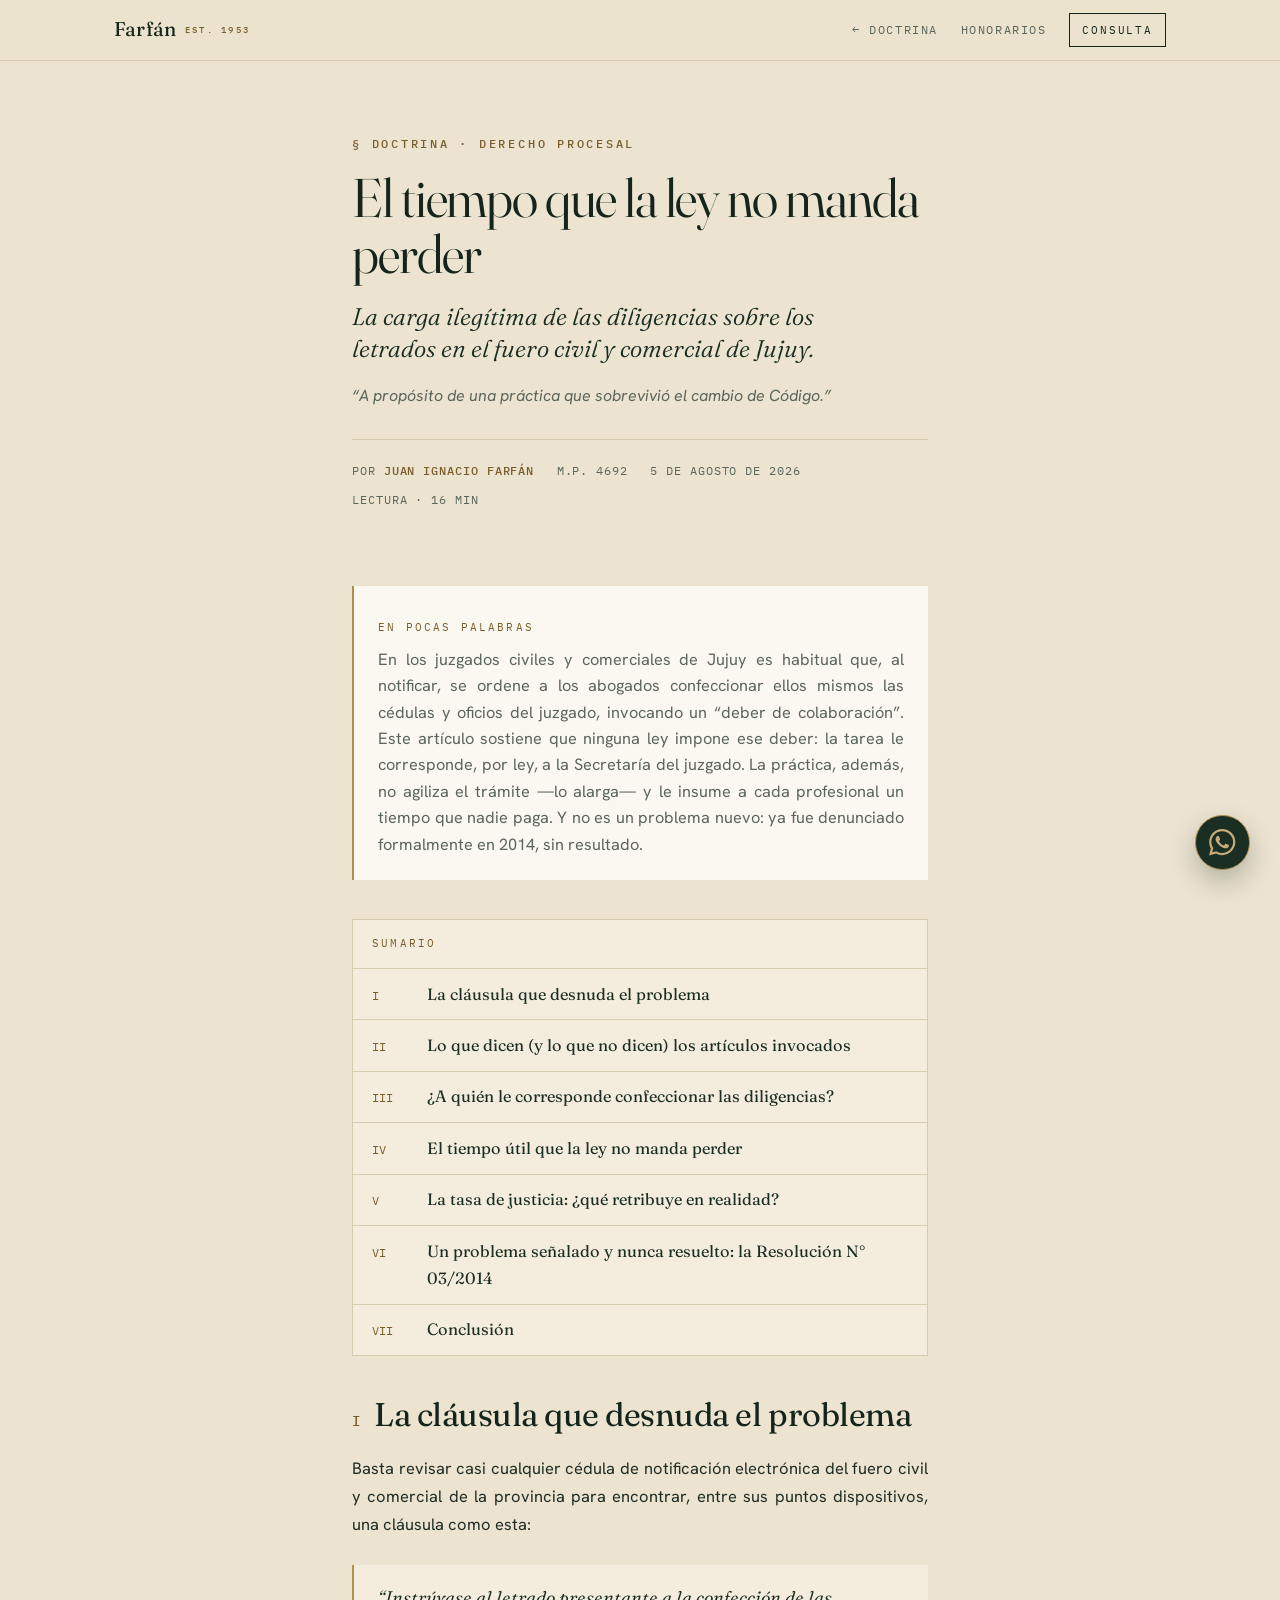
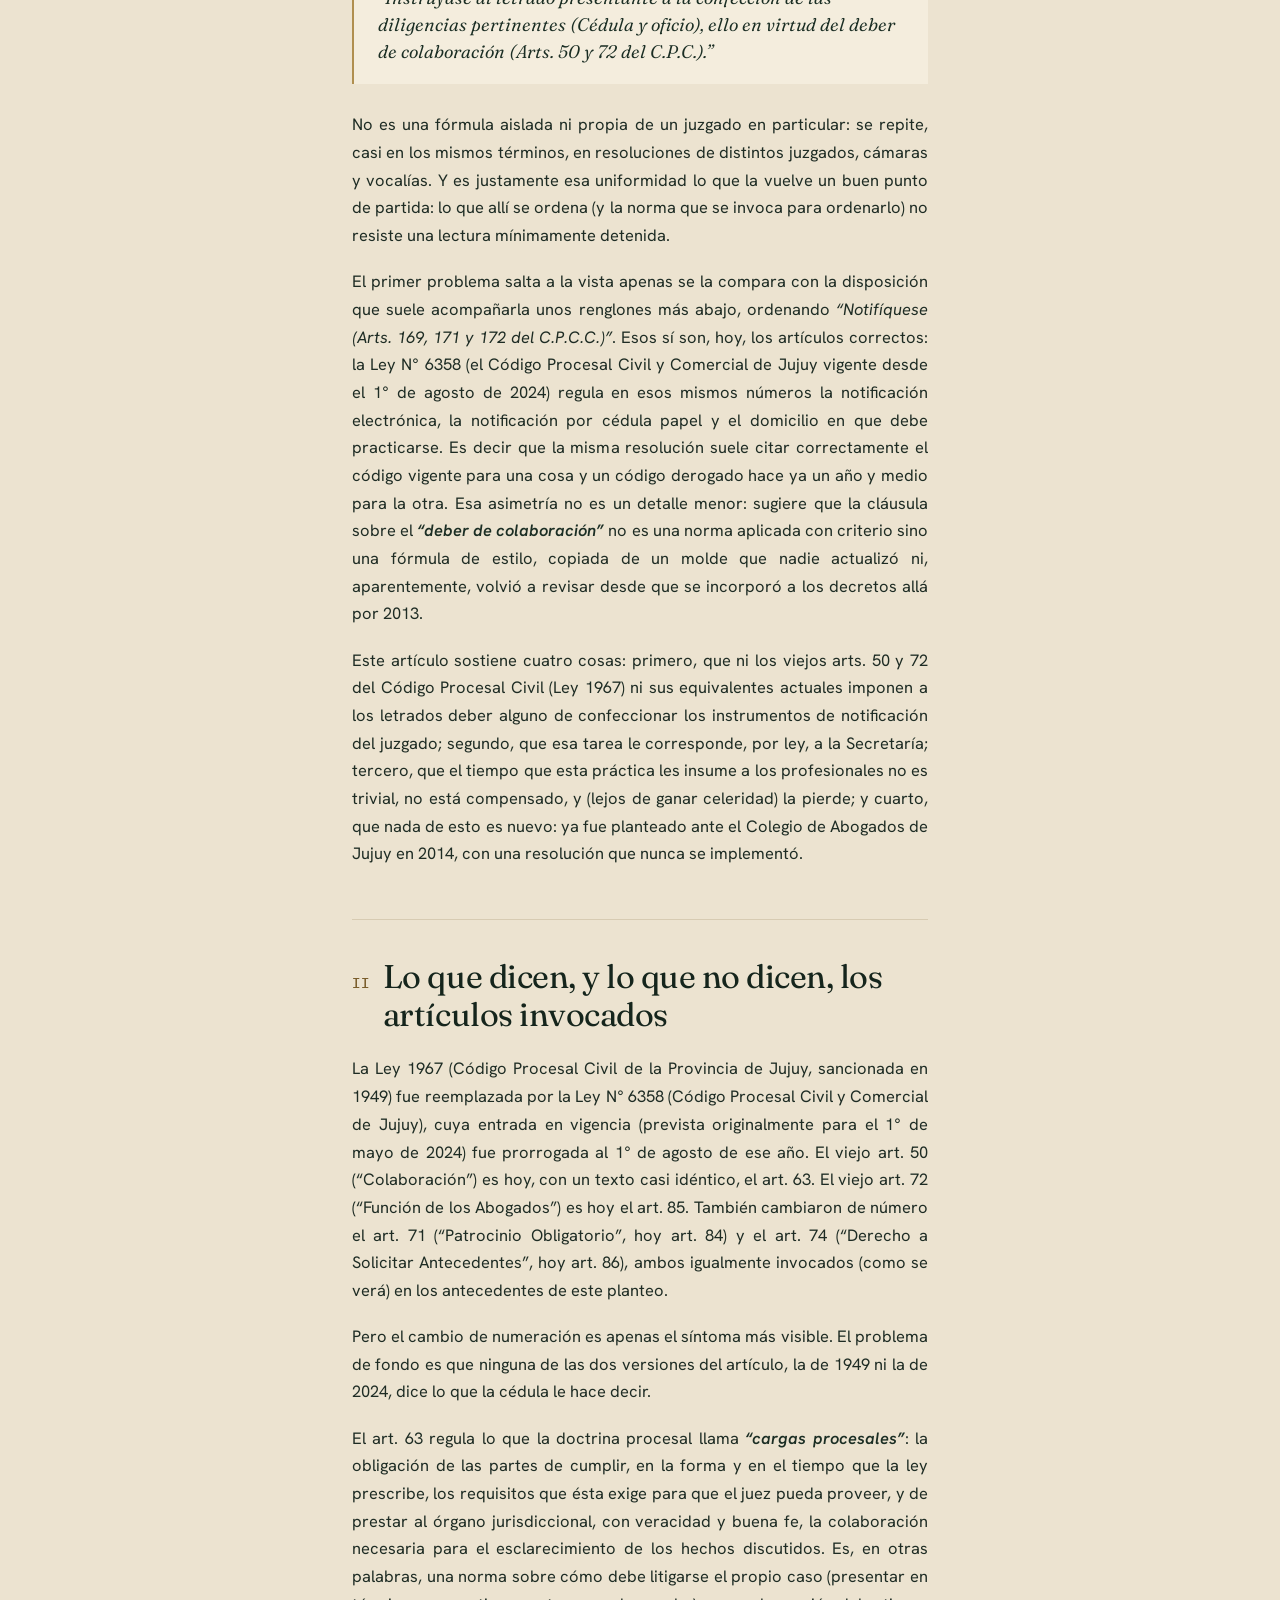
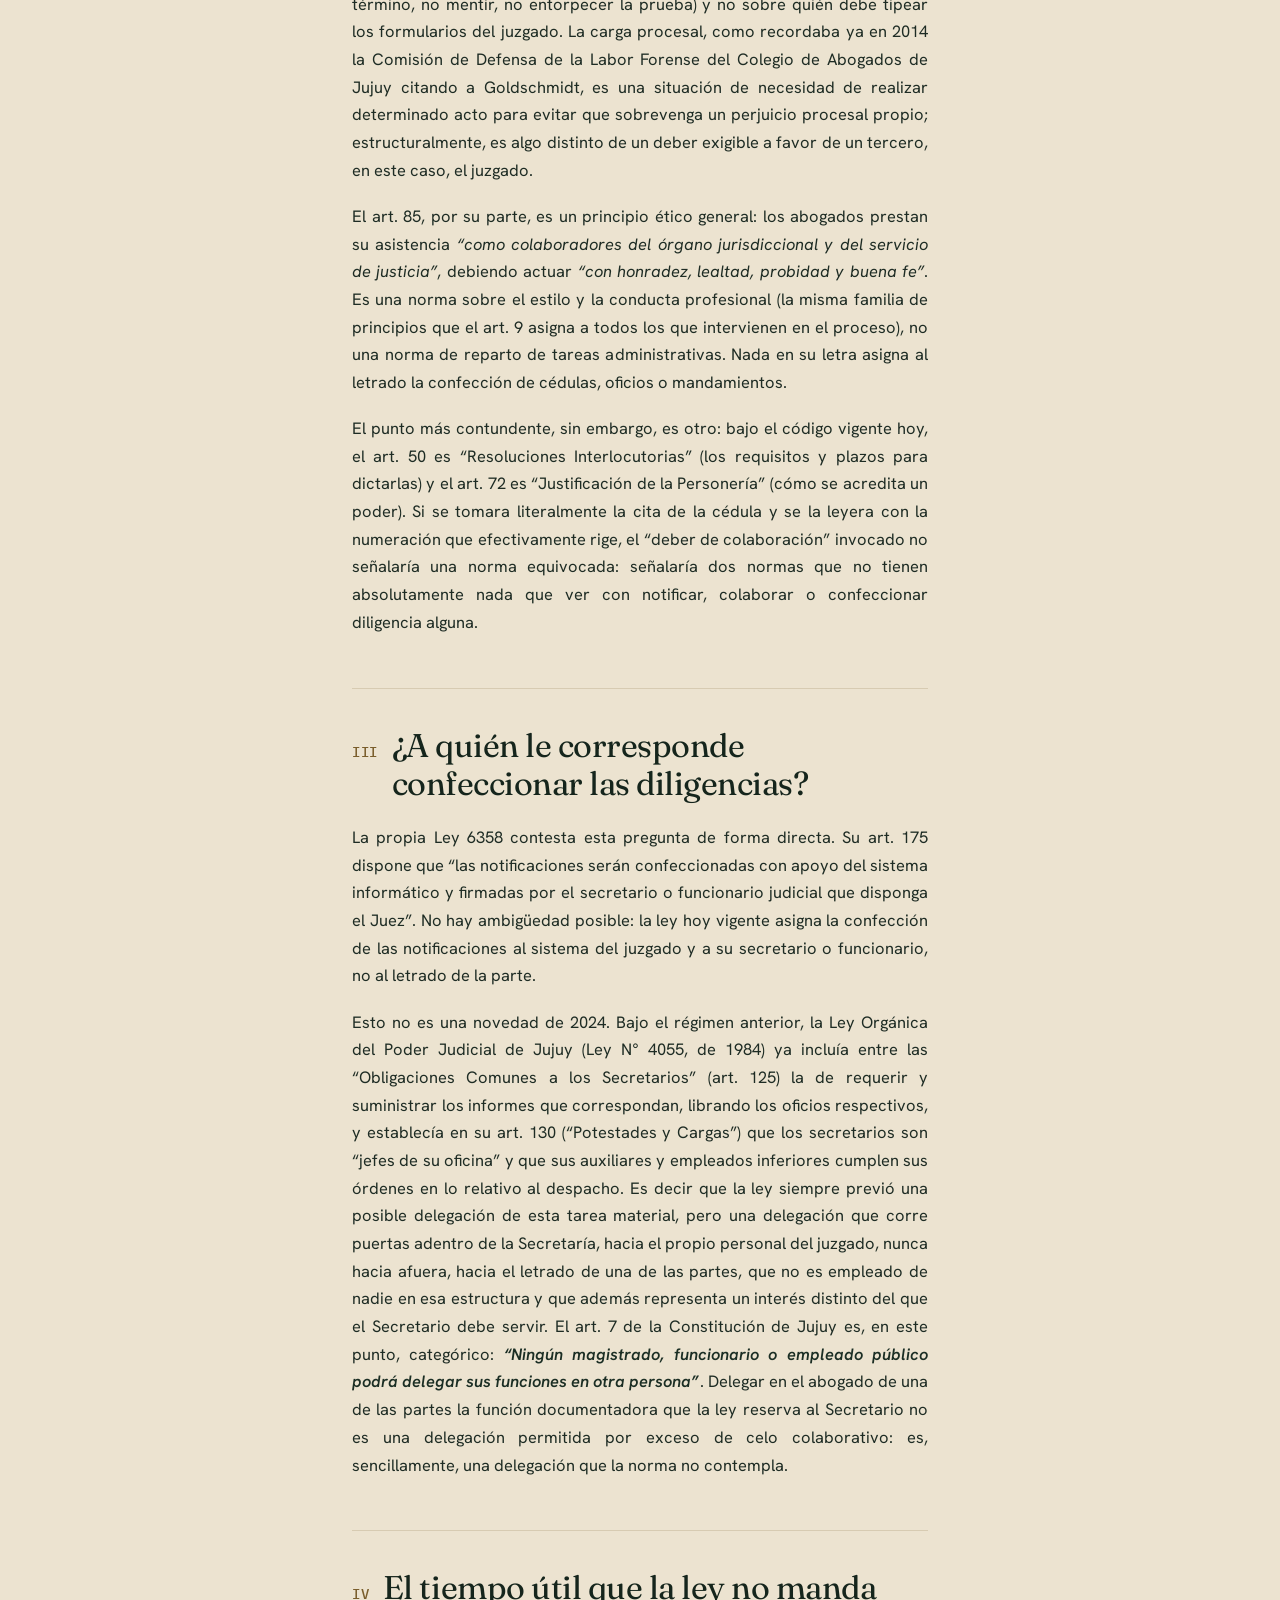
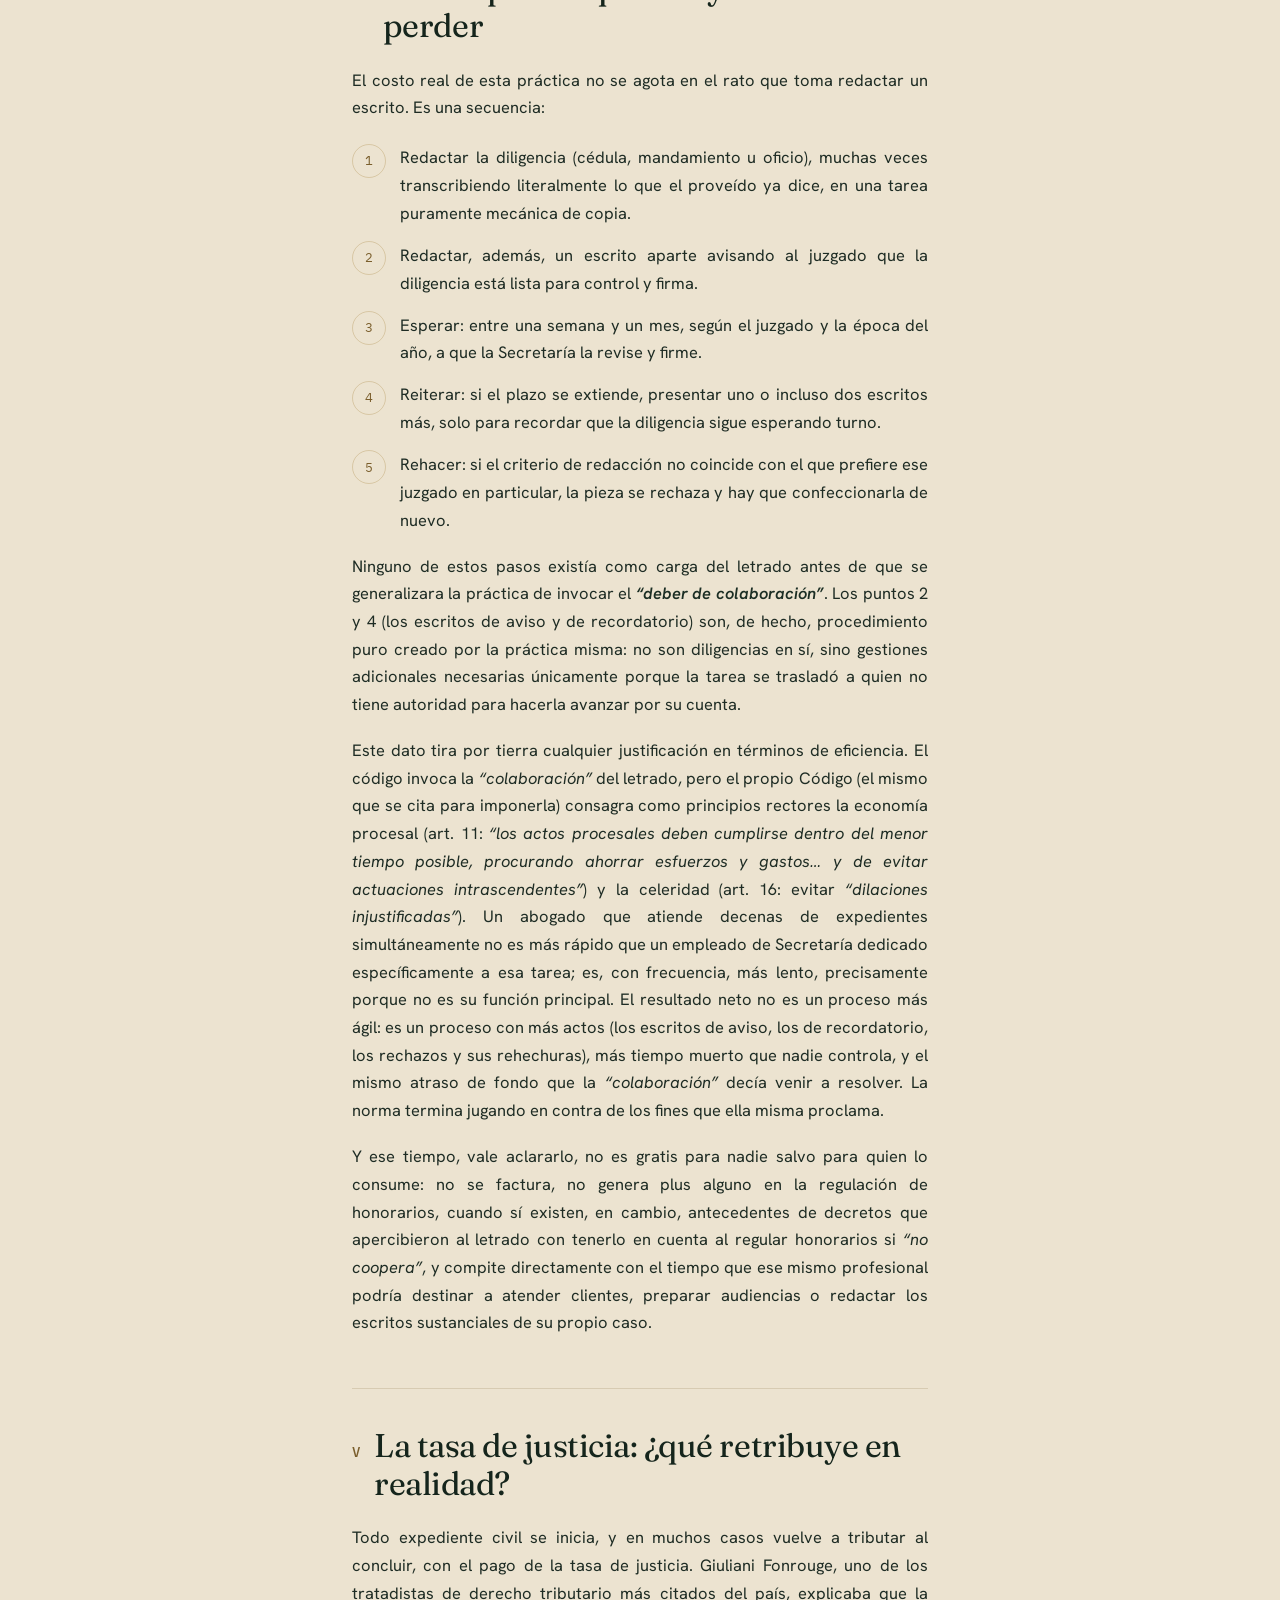
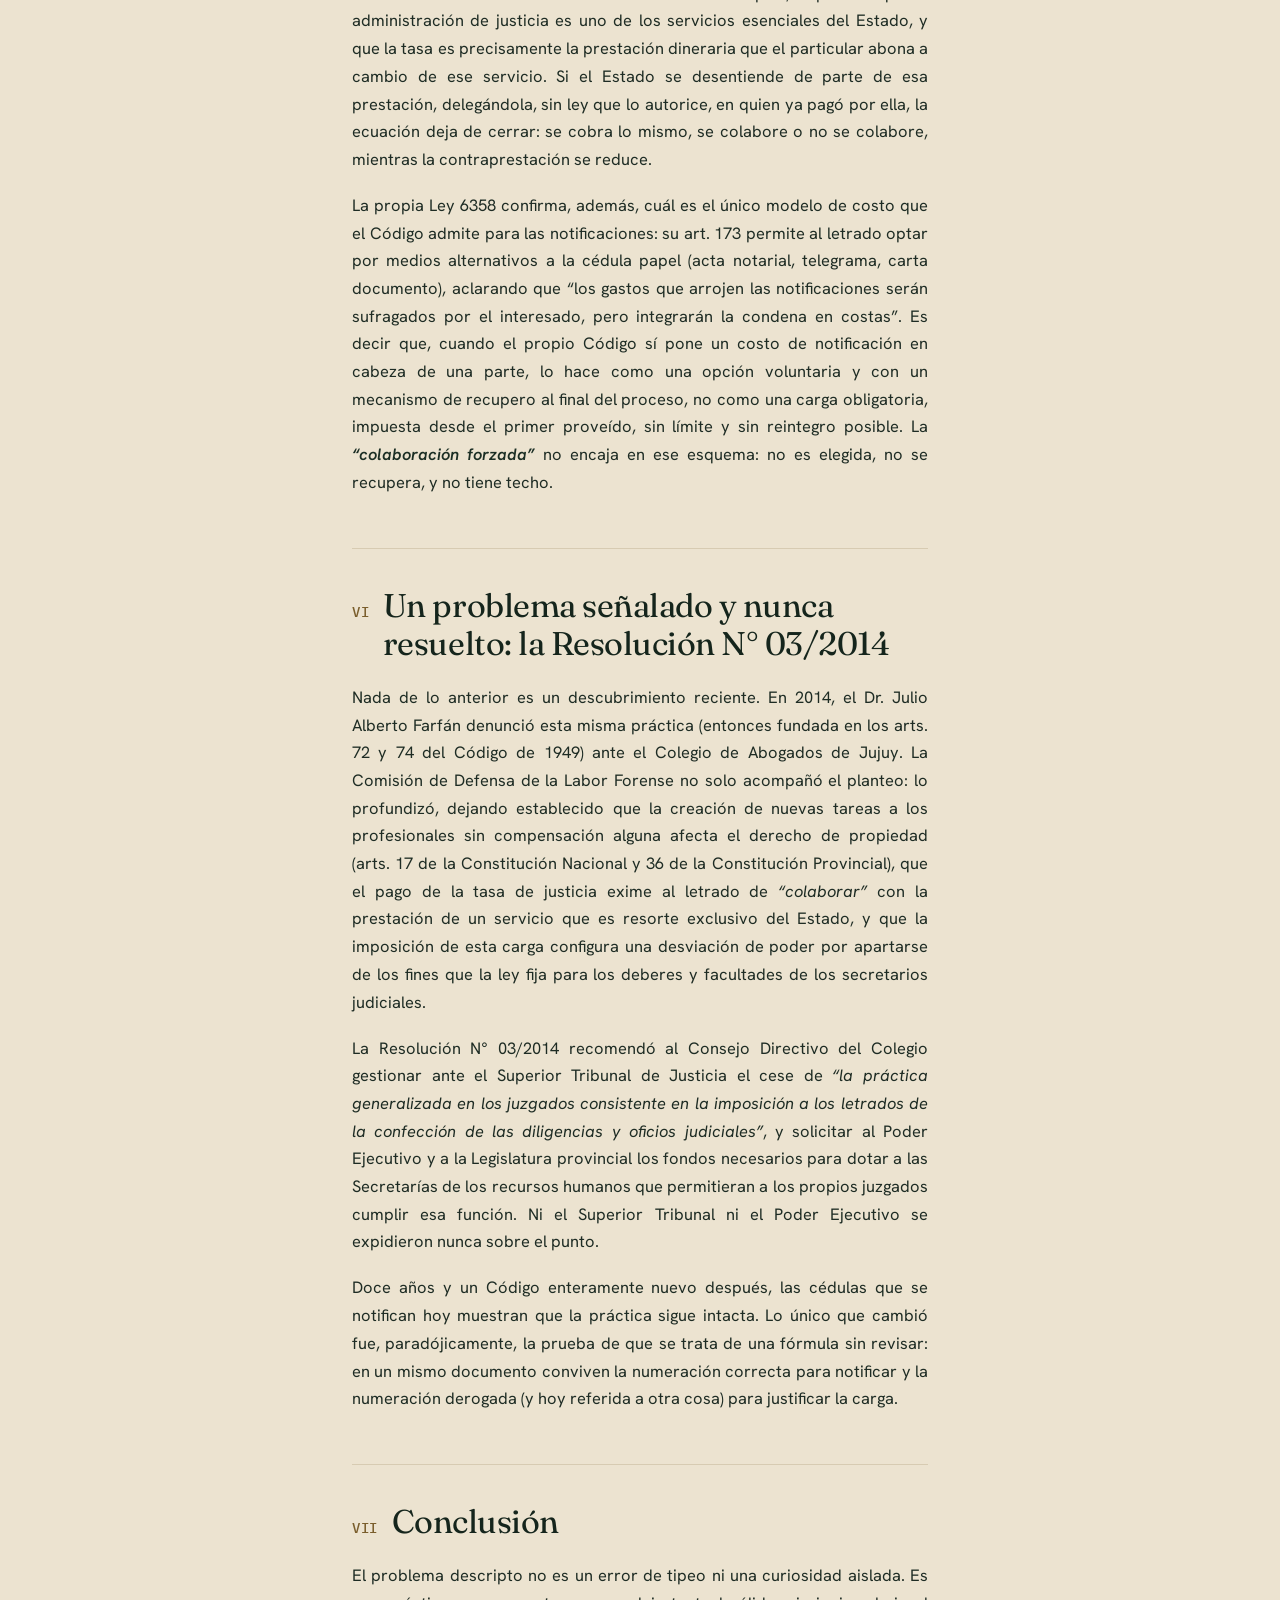
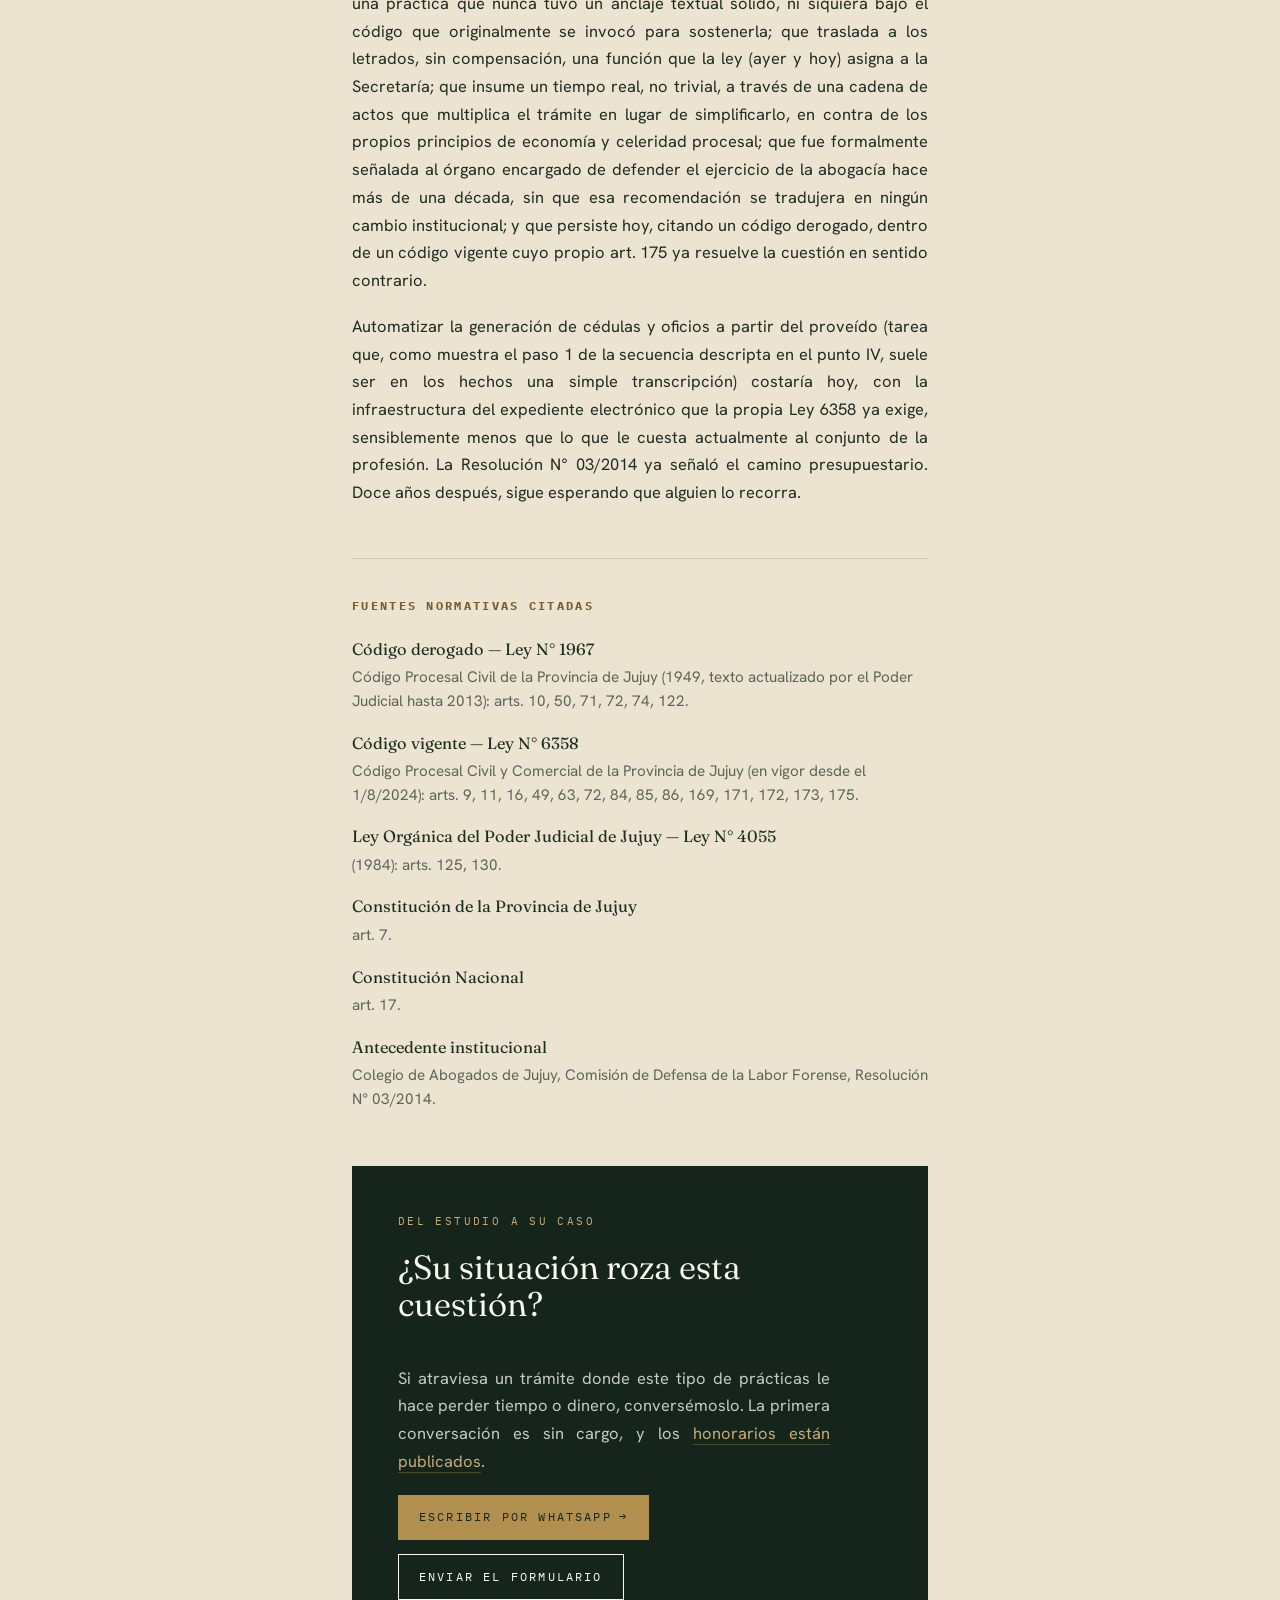
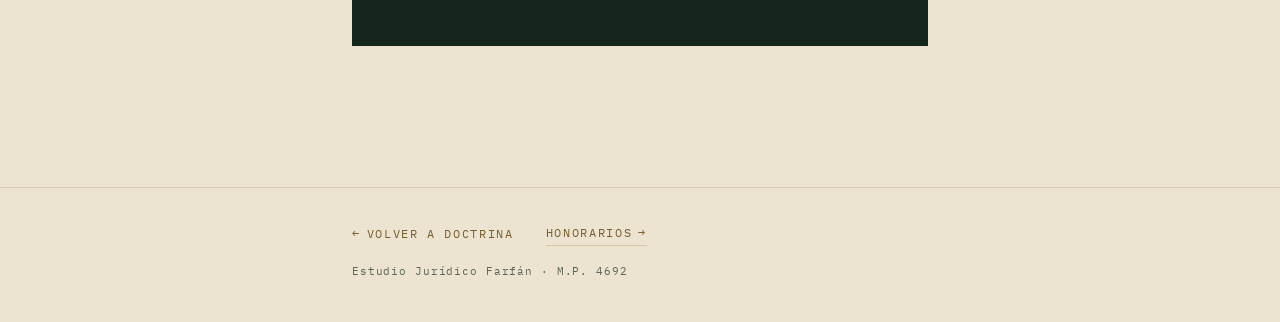
<file: articulos/el-tiempo-que-la-ley-no-manda-perder/index.html>
<!doctype html>
<html lang="es">
<head>
<meta charset="utf-8">
<meta name="viewport" content="width=device-width, initial-scale=1">
<title>El tiempo que la ley no manda perder — Estudio Jurídico Farfán</title>
<meta name="description" content="La carga ilegítima de confeccionar cédulas y oficios sobre los letrados en el fuero civil y comercial de Jujuy: por qué la ley no la impone y a quién le corresponde realmente esa tarea.">
<meta name="author" content="Juan Ignacio Farfán">
<meta name="theme-color" content="#15251C">
<link rel="canonical" href="https://estudiofarfan.netlify.app/articulos/el-tiempo-que-la-ley-no-manda-perder/">
<link rel="icon" href="data:image/svg+xml,%3Csvg%20xmlns='http://www.w3.org/2000/svg'%20viewBox='0%200%2064%2064'%3E%3Crect%20width='64'%20height='64'%20fill='%2315251C'/%3E%3Ctext%20x='32'%20y='45'%20font-family='Georgia,serif'%20font-size='40'%20fill='%23B08F4F'%20text-anchor='middle'%3EF%3C/text%3E%3C/svg%3E">

<!-- Open Graph / compartir -->
<meta property="og:type" content="article">
<meta property="og:site_name" content="Estudio Jurídico Farfán">
<meta property="og:locale" content="es_AR">
<meta property="og:title" content="El tiempo que la ley no manda perder">
<meta property="og:description" content="Una práctica extendida en los juzgados civiles de Jujuy obliga a los abogados a confeccionar las diligencias del propio juzgado. Este artículo muestra por qué esa carga es ilegítima.">
<meta property="og:url" content="https://estudiofarfan.netlify.app/articulos/el-tiempo-que-la-ley-no-manda-perder/">
<meta property="og:image" content="https://estudiofarfan.netlify.app/og-farfan.jpg">
<meta property="og:image:width" content="1200">
<meta property="og:image:height" content="630">
<meta name="twitter:card" content="summary_large_image">
<meta name="twitter:title" content="El tiempo que la ley no manda perder">
<meta name="twitter:description" content="Por qué la carga de confeccionar cédulas y oficios sobre los letrados, en el fuero civil y comercial de Jujuy, es una práctica que la ley no impone.">
<meta name="twitter:image" content="https://estudiofarfan.netlify.app/og-farfan.jpg">

<link rel="preconnect" href="https://fonts.googleapis.com">
<link rel="preconnect" href="https://fonts.gstatic.com" crossorigin>
<link href="https://fonts.googleapis.com/css2?family=Fraunces:ital,opsz,wght@0,9..144,300..600;1,9..144,300..500&family=Hanken+Grotesk:wght@300;400;500;600&family=IBM+Plex+Mono:wght@400;500&display=swap" rel="stylesheet">

<script type="application/ld+json">
{
  "@context": "https://schema.org",
  "@type": "Article",
  "headline": "El tiempo que la ley no manda perder",
  "alternativeHeadline": "La carga ilegítima de las diligencias sobre los letrados en el fuero civil y comercial de Jujuy",
  "inLanguage": "es-AR",
  "datePublished": "2026-08-05",
  "author": { "@type": "Person", "name": "Juan Ignacio Farfán" },
  "publisher": {
    "@type": "LegalService",
    "name": "Estudio Jurídico Farfán",
    "url": "https://estudiofarfan.netlify.app/"
  },
  "articleSection": "Derecho Procesal",
  "url": "https://estudiofarfan.netlify.app/articulos/el-tiempo-que-la-ley-no-manda-perder/",
  "mainEntityOfPage": "https://estudiofarfan.netlify.app/articulos/el-tiempo-que-la-ley-no-manda-perder/"
}
</script>

<style>
/* ============ TOKENS ============ */
:root{
  --ink:#15251C;--ink-2:#1B2E24;--ink-3:#21372B;
  --parchment:#ECE3D0;--paper:#F4EDDD;--bone:#FBF8F1;
  --brass:#B08F4F;--brass-soft:#C7AC78;--brass-ink:#7A5E2C;--brass-line:rgba(176,143,79,.34);
  --text:#1E2C24;--text-soft:#5A655C;--line:#D7CBB2;--line-strong:#C5B693;
  --ease:cubic-bezier(.2,.6,.2,1);--maxw:1180px;--pad:clamp(1.25rem,5vw,4rem);
  --read:44rem;
}
*{box-sizing:border-box;margin:0;padding:0}
html{scroll-behavior:smooth;-webkit-text-size-adjust:100%}
body{background:var(--parchment);color:var(--text);font-family:"Hanken Grotesk",system-ui,sans-serif;
  font-size:clamp(1rem,.55rem + .6vw,1.0625rem);line-height:1.68;font-weight:400;
  -webkit-font-smoothing:antialiased;text-rendering:optimizeLegibility;overflow-x:hidden}
a{color:inherit;text-decoration:none}
::selection{background:var(--brass);color:var(--ink)}
.serif{font-family:"Fraunces",Georgia,serif;font-optical-sizing:auto}
.mono{font-family:"IBM Plex Mono",ui-monospace,monospace}

.skip{position:absolute;left:50%;top:-60px;transform:translateX(-50%);background:var(--ink);color:var(--bone);
  padding:.7rem 1.2rem;border-radius:2px;font-family:"IBM Plex Mono",monospace;font-size:.8rem;z-index:100;transition:top .2s}
.skip:focus{top:.6rem}

/* ============ HEADER ============ */
.doc-head{position:sticky;top:0;z-index:60;background:color-mix(in srgb,var(--parchment) 92%,transparent);
  backdrop-filter:blur(10px) saturate(1.2);border-bottom:1px solid var(--line)}
.doc-head-inner{max-width:var(--maxw);margin-inline:auto;padding:.8rem var(--pad);
  display:flex;align-items:center;justify-content:space-between;gap:1.2rem}
.brand{display:flex;align-items:baseline;gap:.55rem;font-family:"Fraunces",serif;font-weight:430;font-size:1.24rem;letter-spacing:.01em;color:var(--ink)}
.brand small{font-family:"IBM Plex Mono",monospace;font-size:.58rem;letter-spacing:.24em;text-transform:uppercase;color:var(--brass-ink);align-self:center}
.head-side{display:flex;align-items:center;gap:1.4rem}
.head-back{font-family:"IBM Plex Mono",monospace;font-size:.72rem;letter-spacing:.14em;text-transform:uppercase;color:var(--text-soft);transition:color .25s}
.head-back:hover{color:var(--brass-ink)}
.head-cta{font-family:"IBM Plex Mono",monospace;font-size:.7rem;letter-spacing:.16em;text-transform:uppercase;
  border:1px solid var(--ink);color:var(--ink);padding:.6em 1.1em;transition:background .3s var(--ease),color .3s var(--ease)}
.head-cta:hover{background:var(--ink);color:var(--bone)}

/* ============ READING WRAP ============ */
.reading{max-width:var(--read);margin-inline:auto;padding-inline:var(--pad)}

/* ============ MASTHEAD ============ */
.masthead{padding-block:clamp(2.6rem,6vw,4.6rem) clamp(1.8rem,3vw,2.6rem)}
.eyebrow{font-family:"IBM Plex Mono",monospace;font-size:.72rem;letter-spacing:.24em;text-transform:uppercase;color:var(--brass-ink);font-weight:500}
.doc-title{font-family:"Fraunces",serif;font-weight:350;font-variation-settings:"opsz" 144;
  font-size:clamp(2.1rem,1.3rem + 3.4vw,3.4rem);line-height:1.03;letter-spacing:-.02em;color:var(--ink);margin-top:1rem}
.doc-deck{margin-top:1.2rem;font-family:"Fraunces",serif;font-weight:330;font-style:italic;
  font-size:clamp(1.15rem,.9rem + .8vw,1.5rem);line-height:1.35;color:var(--ink-2);max-width:32ch}
.doc-epigraph{margin-top:1.1rem;color:var(--text-soft);font-style:italic;font-size:1rem}
.doc-meta{margin-top:1.8rem;padding-top:1.3rem;border-top:1px solid var(--line);
  display:flex;flex-wrap:wrap;gap:.6rem 1.4rem;font-family:"IBM Plex Mono",monospace;
  font-size:.72rem;letter-spacing:.08em;text-transform:uppercase;color:var(--text-soft)}
.doc-meta b{color:var(--brass-ink);font-weight:500}

/* ============ ABSTRACT (lenguaje llano) ============ */
.abstract{margin-top:2.4rem;border-left:2px solid var(--brass);background:var(--bone);padding:1.4rem 1.5rem}
.abstract .lbl{font-family:"IBM Plex Mono",monospace;font-size:.68rem;letter-spacing:.2em;text-transform:uppercase;color:var(--brass-ink)}
.abstract p{margin-top:.65rem;color:var(--text-soft);font-size:1.02rem;line-height:1.62;max-width:60ch;text-align:justify;hyphens:auto;-webkit-hyphens:auto}

/* ============ SUMARIO ============ */
.sumario{margin-top:2.4rem;border:1px solid var(--line);background:var(--paper)}
.sumario-h{font-family:"IBM Plex Mono",monospace;font-size:.66rem;letter-spacing:.2em;text-transform:uppercase;
  color:var(--brass-ink);padding:.95rem 1.2rem;border-bottom:1px solid var(--line)}
.sumario ol{list-style:none}
.sumario li a{display:flex;gap:1rem;align-items:baseline;padding:.72rem 1.2rem;border-top:1px solid var(--line);
  transition:background-color .3s var(--ease)}
.sumario li:first-child a{border-top:0}
.sumario li a:hover{background:var(--parchment)}
.sumario .rn{font-family:"IBM Plex Mono",monospace;font-size:.74rem;color:var(--brass-ink);min-width:2.4rem}
.sumario .tt{font-family:"Fraunces",serif;font-size:1.02rem;color:var(--ink-2)}

/* ============ PROSE ============ */
.prose{padding-block:1rem clamp(2.5rem,5vw,4rem)}
.doc-sec{scroll-margin-top:5rem}
.doc-h2{font-family:"Fraunces",serif;font-weight:400;font-size:clamp(1.45rem,1.05rem + 1.4vw,2.05rem);
  line-height:1.16;letter-spacing:-.015em;color:var(--ink);
  margin-top:3.2rem;padding-top:2.3rem;border-top:1px solid var(--line);
  display:flex;gap:.85rem;align-items:baseline}
.doc-sec:first-child .doc-h2{margin-top:1.4rem;border-top:0;padding-top:0}
.doc-h2-num{font-family:"IBM Plex Mono",monospace;font-size:.85rem;font-weight:500;letter-spacing:.05em;color:var(--brass-ink);white-space:nowrap;padding-top:.15rem}
.prose p{margin-top:1.15rem;color:var(--text);max-width:66ch;text-align:justify;text-justify:inter-word;hyphens:auto;-webkit-hyphens:auto;hyphenate-limit-chars:6 3 3}
.prose p:first-of-type{margin-top:1.4rem}
.prose strong{font-weight:600;color:var(--ink-2)}
.prose em{font-style:italic}
.prose blockquote{margin:1.7rem 0;padding:1.15rem 1.5rem;border-left:2px solid var(--brass);background:var(--paper);
  font-family:"Fraunces",serif;font-style:italic;font-weight:360;font-size:1.14rem;line-height:1.5;color:var(--ink-2)}
.prose ol.steps{margin:1.4rem 0 .4rem;padding-left:0;list-style:none;counter-reset:step;display:grid;gap:.9rem}
.prose ol.steps li{position:relative;padding-left:3rem;counter-increment:step;color:var(--text);max-width:64ch;text-align:justify;hyphens:auto;-webkit-hyphens:auto;hyphenate-limit-chars:6 3 3}
.prose ol.steps li::before{content:counter(step);position:absolute;left:0;top:-.05rem;
  width:2rem;height:2rem;border:1px solid var(--brass-line);border-radius:50%;display:grid;place-items:center;
  font-family:"IBM Plex Mono",monospace;font-size:.8rem;color:var(--brass-ink)}

/* ============ FUENTES ============ */
.fuentes{margin-top:3.2rem;padding-top:2.3rem;border-top:1px solid var(--line)}
.fuentes h2{font-family:"IBM Plex Mono",monospace;font-size:.72rem;letter-spacing:.2em;text-transform:uppercase;color:var(--brass-ink)}
.fuentes dl{margin-top:1.3rem;display:grid;gap:1rem}
.fuentes dt{font-family:"Fraunces",serif;font-size:1.02rem;color:var(--ink-2)}
.fuentes dd{margin-top:.2rem;color:var(--text-soft);font-size:.95rem;line-height:1.55}

/* ============ CTA ============ */
.doc-cta{margin-top:3.4rem;background:var(--ink);color:var(--bone);padding:clamp(1.9rem,4vw,2.8rem);
  display:grid;gap:1.2rem;position:relative;border:1px solid var(--ink)}
.doc-cta .k{font-family:"IBM Plex Mono",monospace;font-size:.68rem;letter-spacing:.22em;text-transform:uppercase;color:var(--brass-soft)}
.doc-cta h2{font-family:"Fraunces",serif;font-weight:360;font-size:clamp(1.5rem,1.1rem + 1.4vw,2.1rem);line-height:1.1;color:var(--bone);max-width:22ch}
.doc-cta p{color:rgba(251,248,241,.78);max-width:48ch}
.doc-cta p a{color:var(--brass-soft);border-bottom:1px solid var(--brass-line)}
.doc-cta p a:hover{border-bottom-color:var(--brass)}
.cta-actions{display:flex;flex-wrap:wrap;gap:.9rem}
.btn-ghost{background:transparent;color:var(--bone);border-color:rgba(251,248,241,.4)}
.btn-ghost:hover{border-color:var(--brass-soft);color:var(--brass-soft)}
.btn{font-family:"IBM Plex Mono",monospace;font-size:.76rem;letter-spacing:.18em;text-transform:uppercase;
  display:inline-flex;align-items:center;gap:.6em;padding:.95em 1.65em;border:1px solid;justify-self:start;
  transition:background .3s var(--ease),color .3s var(--ease),border-color .3s var(--ease);cursor:pointer}
.btn .arr{transition:transform .3s var(--ease)}
.btn:hover .arr{transform:translateX(4px)}
.btn-brass{background:var(--brass);color:var(--ink);border-color:var(--brass)}
.btn-brass:hover{background:transparent;color:var(--brass-soft)}

/* ============ SUBFOOT ============ */
.doc-foot{border-top:1px solid var(--line);margin-top:clamp(3rem,6vw,5rem);padding-block:2.2rem 2.6rem}
.doc-foot .reading{display:flex;flex-wrap:wrap;justify-content:space-between;gap:1rem;align-items:center}
.foot-back{font-family:"IBM Plex Mono",monospace;font-size:.74rem;letter-spacing:.14em;text-transform:uppercase;color:var(--brass-ink);display:inline-flex;gap:.5em;align-items:center}
.foot-back .arr{transition:transform .3s var(--ease)}
.foot-back:hover .arr{transform:translateX(-4px)}
.foot-links{display:flex;flex-wrap:wrap;gap:.8rem 2rem;align-items:center}
.foot-fwd{font-family:"IBM Plex Mono",monospace;font-size:.74rem;letter-spacing:.14em;text-transform:uppercase;
  color:var(--brass-ink);display:inline-flex;gap:.5em;align-items:center;
  border-bottom:1px solid var(--brass-line);padding-bottom:.15rem}
.foot-fwd .arr{transition:transform .3s var(--ease)}
.foot-fwd:hover{border-bottom-color:var(--brass)}
.foot-fwd:hover .arr{transform:translateX(4px)}
.foot-firm{font-family:"IBM Plex Mono",monospace;font-size:.68rem;letter-spacing:.08em;color:var(--text-soft)}

a:focus-visible{outline:2px solid var(--brass);outline-offset:3px;border-radius:1px}
@media (prefers-reduced-motion:reduce){html{scroll-behavior:auto}*{animation:none!important;transition:none!important}}
@media (max-width:560px){
  .head-back{display:none}
  .doc-h2{gap:.6rem}
  /* Medida corta: se mantiene el justificado, con partición más agresiva. */
  .abstract p,.prose p,.prose ol.steps li{hyphenate-limit-chars:5 2 2;overflow-wrap:break-word}
}

/* ============ WHATSAPP FLOTANTE ============ */
/* Contacto siempre a mano, abajo a la derecha, sin tapar el encabezado. */
.wa-float{
  position:fixed;z-index:55;
  right:clamp(1rem,3vw,1.9rem);
  bottom:calc(clamp(1rem,3vw,1.9rem) + env(safe-area-inset-bottom,0px));
  width:3.4rem;height:3.4rem;border-radius:50%;
  display:grid;place-items:center;
  background:var(--ink-2);color:var(--brass-soft);
  border:1px solid var(--brass);
  box-shadow:0 .7rem 1.6rem rgba(21,37,28,.26);
  transition:background .3s var(--ease),color .3s var(--ease),border-color .3s var(--ease),box-shadow .3s var(--ease);
}
.wa-float svg{width:1.65rem;height:1.65rem;fill:currentColor}
.wa-float:hover{background:var(--brass);color:var(--ink);border-color:var(--brass);box-shadow:0 .9rem 2rem rgba(21,37,28,.34)}
.wa-float:focus-visible{outline:2px solid var(--brass);outline-offset:3px;border-radius:50%}
.wa-float .wa-tip{
  position:absolute;right:calc(100% + .7rem);white-space:nowrap;
  font-family:"IBM Plex Mono",monospace;font-size:.66rem;letter-spacing:.16em;text-transform:uppercase;
  background:var(--ink);color:var(--bone);border:1px solid var(--brass-line);
  padding:.55rem .8rem;opacity:0;transform:translateX(.4rem);pointer-events:none;
  transition:opacity .25s var(--ease),transform .25s var(--ease);
}
.wa-float:hover .wa-tip,.wa-float:focus-visible .wa-tip{opacity:1;transform:none}
@media (prefers-reduced-motion:no-preference){
  .wa-float{animation:wa-in .45s var(--ease) .7s backwards}
  @keyframes wa-in{from{opacity:0;transform:translateY(.6rem) scale(.92)}}
}
@media (max-width:560px){
  .wa-float{width:3.1rem;height:3.1rem}
  .wa-float svg{width:1.5rem;height:1.5rem}
  .wa-float .wa-tip{display:none}
}
</style>
</head>
<body id="top">

<a class="skip" href="#contenido">Saltar al contenido</a>

<header class="doc-head">
  <div class="doc-head-inner">
    <a class="brand" href="/" aria-label="Estudio Jurídico Farfán, inicio">Farfán <small>est. 1953</small></a>
    <div class="head-side">
      <a class="head-back" href="/#articulos">← Doctrina</a>
      <a class="head-back" href="/honorarios/">Honorarios</a>
      <a class="head-cta" href="/#contacto">Consulta</a>
    </div>
  </div>
</header>

<main id="contenido">

  <!-- ============ MASTHEAD ============ -->
  <div class="masthead">
    <div class="reading">
      <p class="eyebrow">§ Doctrina · Derecho Procesal</p>
      <h1 class="doc-title">El tiempo que la ley no manda perder</h1>
      <p class="doc-deck">La carga ilegítima de las diligencias sobre los letrados en el fuero civil y comercial de Jujuy.</p>
      <p class="doc-epigraph">“A propósito de una práctica que sobrevivió el cambio de Código.”</p>
      <div class="doc-meta">
        <span>Por <b>Juan Ignacio Farfán</b></span>
        <span>M.P. 4692</span>
        <span>5 de agosto de 2026</span>
        <span>Lectura · 16 min</span>
      </div>
    </div>
  </div>

  <div class="reading">

    <!-- ============ EN POCAS PALABRAS ============ -->
    <aside class="abstract" aria-label="Resumen en lenguaje llano">
      <p class="lbl">En pocas palabras</p>
      <p>En los juzgados civiles y comerciales de Jujuy es habitual que, al notificar, se ordene a los abogados confeccionar ellos mismos las cédulas y oficios del juzgado, invocando un “deber de colaboración”. Este artículo sostiene que ninguna ley impone ese deber: la tarea le corresponde, por ley, a la Secretaría del juzgado. La práctica, además, no agiliza el trámite —lo alarga— y le insume a cada profesional un tiempo que nadie paga. Y no es un problema nuevo: ya fue denunciado formalmente en 2014, sin resultado.</p>
    </aside>

    <!-- ============ SUMARIO ============ -->
    <nav class="sumario" aria-label="Sumario del artículo">
      <p class="sumario-h">Sumario</p>
      <ol>
        <li><a href="#s1"><span class="rn">I</span><span class="tt">La cláusula que desnuda el problema</span></a></li>
        <li><a href="#s2"><span class="rn">II</span><span class="tt">Lo que dicen (y lo que no dicen) los artículos invocados</span></a></li>
        <li><a href="#s3"><span class="rn">III</span><span class="tt">¿A quién le corresponde confeccionar las diligencias?</span></a></li>
        <li><a href="#s4"><span class="rn">IV</span><span class="tt">El tiempo útil que la ley no manda perder</span></a></li>
        <li><a href="#s5"><span class="rn">V</span><span class="tt">La tasa de justicia: ¿qué retribuye en realidad?</span></a></li>
        <li><a href="#s6"><span class="rn">VI</span><span class="tt">Un problema señalado y nunca resuelto: la Resolución N° 03/2014</span></a></li>
        <li><a href="#s7"><span class="rn">VII</span><span class="tt">Conclusión</span></a></li>
      </ol>
    </nav>

    <!-- ============ CUERPO ============ -->
    <article class="prose">

      <section class="doc-sec" id="s1">
        <h2 class="doc-h2"><span class="doc-h2-num">I</span>La cláusula que desnuda el problema</h2>
        <p>Basta revisar casi cualquier cédula de notificación electrónica del fuero civil y comercial de la provincia para encontrar, entre sus puntos dispositivos, una cláusula como esta:</p>
        <blockquote>“Instrúyase al letrado presentante a la confección de las diligencias pertinentes (Cédula y oficio), ello en virtud del deber de colaboración (Arts. 50 y 72 del C.P.C.).”</blockquote>
        <p>No es una fórmula aislada ni propia de un juzgado en particular: se repite, casi en los mismos términos, en resoluciones de distintos juzgados, cámaras y vocalías. Y es justamente esa uniformidad lo que la vuelve un buen punto de partida: lo que allí se ordena (y la norma que se invoca para ordenarlo) no resiste una lectura mínimamente detenida.</p>
        <p>El primer problema salta a la vista apenas se la compara con la disposición que suele acompañarla unos renglones más abajo, ordenando <em>“Notifíquese (Arts. 169, 171 y 172 del C.P.C.C.)”</em>. Esos sí son, hoy, los artículos correctos: la Ley N° 6358 (el Código Procesal Civil y Comercial de Jujuy vigente desde el 1° de agosto de 2024) regula en esos mismos números la notificación electrónica, la notificación por cédula papel y el domicilio en que debe practicarse. Es decir que la misma resolución suele citar correctamente el código vigente para una cosa y un código derogado hace ya un año y medio para la otra. Esa asimetría no es un detalle menor: sugiere que la cláusula sobre el <strong><em>“deber de colaboración”</em></strong> no es una norma aplicada con criterio sino una fórmula de estilo, copiada de un molde que nadie actualizó ni, aparentemente, volvió a revisar desde que se incorporó a los decretos allá por 2013.</p>
        <p>Este artículo sostiene cuatro cosas: primero, que ni los viejos arts. 50 y 72 del Código Procesal Civil (Ley 1967) ni sus equivalentes actuales imponen a los letrados deber alguno de confeccionar los instrumentos de notificación del juzgado; segundo, que esa tarea le corresponde, por ley, a la Secretaría; tercero, que el tiempo que esta práctica les insume a los profesionales no es trivial, no está compensado, y (lejos de ganar celeridad) la pierde; y cuarto, que nada de esto es nuevo: ya fue planteado ante el Colegio de Abogados de Jujuy en 2014, con una resolución que nunca se implementó.</p>
      </section>

      <section class="doc-sec" id="s2">
        <h2 class="doc-h2"><span class="doc-h2-num">II</span>Lo que dicen, y lo que no dicen, los artículos invocados</h2>
        <p>La Ley 1967 (Código Procesal Civil de la Provincia de Jujuy, sancionada en 1949) fue reemplazada por la Ley N° 6358 (Código Procesal Civil y Comercial de Jujuy), cuya entrada en vigencia (prevista originalmente para el 1° de mayo de 2024) fue prorrogada al 1° de agosto de ese año. El viejo art. 50 (“Colaboración”) es hoy, con un texto casi idéntico, el art. 63. El viejo art. 72 (“Función de los Abogados”) es hoy el art. 85. También cambiaron de número el art. 71 (“Patrocinio Obligatorio”, hoy art. 84) y el art. 74 (“Derecho a Solicitar Antecedentes”, hoy art. 86), ambos igualmente invocados (como se verá) en los antecedentes de este planteo.</p>
        <p>Pero el cambio de numeración es apenas el síntoma más visible. El problema de fondo es que ninguna de las dos versiones del artículo, la de 1949 ni la de 2024, dice lo que la cédula le hace decir.</p>
        <p>El art. 63 regula lo que la doctrina procesal llama <strong><em>“cargas procesales”</em></strong>: la obligación de las partes de cumplir, en la forma y en el tiempo que la ley prescribe, los requisitos que ésta exige para que el juez pueda proveer, y de prestar al órgano jurisdiccional, con veracidad y buena fe, la colaboración necesaria para el esclarecimiento de los hechos discutidos. Es, en otras palabras, una norma sobre cómo debe litigarse el propio caso (presentar en término, no mentir, no entorpecer la prueba) y no sobre quién debe tipear los formularios del juzgado. La carga procesal, como recordaba ya en 2014 la Comisión de Defensa de la Labor Forense del Colegio de Abogados de Jujuy citando a Goldschmidt, es una situación de necesidad de realizar determinado acto para evitar que sobrevenga un perjuicio procesal propio; estructuralmente, es algo distinto de un deber exigible a favor de un tercero, en este caso, el juzgado.</p>
        <p>El art. 85, por su parte, es un principio ético general: los abogados prestan su asistencia <em>“como colaboradores del órgano jurisdiccional y del servicio de justicia”</em>, debiendo actuar <em>“con honradez, lealtad, probidad y buena fe”</em>. Es una norma sobre el estilo y la conducta profesional (la misma familia de principios que el art. 9 asigna a todos los que intervienen en el proceso), no una norma de reparto de tareas administrativas. Nada en su letra asigna al letrado la confección de cédulas, oficios o mandamientos.</p>
        <p>El punto más contundente, sin embargo, es otro: bajo el código vigente hoy, el art. 50 es “Resoluciones Interlocutorias” (los requisitos y plazos para dictarlas) y el art. 72 es “Justificación de la Personería” (cómo se acredita un poder). Si se tomara literalmente la cita de la cédula y se la leyera con la numeración que efectivamente rige, el “deber de colaboración” invocado no señalaría una norma equivocada: señalaría dos normas que no tienen absolutamente nada que ver con notificar, colaborar o confeccionar diligencia alguna.</p>
      </section>

      <section class="doc-sec" id="s3">
        <h2 class="doc-h2"><span class="doc-h2-num">III</span>¿A quién le corresponde confeccionar las diligencias?</h2>
        <p>La propia Ley 6358 contesta esta pregunta de forma directa. Su art. 175 dispone que “las notificaciones serán confeccionadas con apoyo del sistema informático y firmadas por el secretario o funcionario judicial que disponga el Juez”. No hay ambigüedad posible: la ley hoy vigente asigna la confección de las notificaciones al sistema del juzgado y a su secretario o funcionario, no al letrado de la parte.</p>
        <p>Esto no es una novedad de 2024. Bajo el régimen anterior, la Ley Orgánica del Poder Judicial de Jujuy (Ley N° 4055, de 1984) ya incluía entre las “Obligaciones Comunes a los Secretarios” (art. 125) la de requerir y suministrar los informes que correspondan, librando los oficios respectivos, y establecía en su art. 130 (“Potestades y Cargas”) que los secretarios son “jefes de su oficina” y que sus auxiliares y empleados inferiores cumplen sus órdenes en lo relativo al despacho. Es decir que la ley siempre previó una posible delegación de esta tarea material, pero una delegación que corre puertas adentro de la Secretaría, hacia el propio personal del juzgado, nunca hacia afuera, hacia el letrado de una de las partes, que no es empleado de nadie en esa estructura y que además representa un interés distinto del que el Secretario debe servir. El art. 7 de la Constitución de Jujuy es, en este punto, categórico: <strong><em>“Ningún magistrado, funcionario o empleado público podrá delegar sus funciones en otra persona”</em></strong>. Delegar en el abogado de una de las partes la función documentadora que la ley reserva al Secretario no es una delegación permitida por exceso de celo colaborativo: es, sencillamente, una delegación que la norma no contempla.</p>
      </section>

      <section class="doc-sec" id="s4">
        <h2 class="doc-h2"><span class="doc-h2-num">IV</span>El tiempo útil que la ley no manda perder</h2>
        <p>El costo real de esta práctica no se agota en el rato que toma redactar un escrito. Es una secuencia:</p>
        <ol class="steps">
          <li>Redactar la diligencia (cédula, mandamiento u oficio), muchas veces transcribiendo literalmente lo que el proveído ya dice, en una tarea puramente mecánica de copia.</li>
          <li>Redactar, además, un escrito aparte avisando al juzgado que la diligencia está lista para control y firma.</li>
          <li>Esperar: entre una semana y un mes, según el juzgado y la época del año, a que la Secretaría la revise y firme.</li>
          <li>Reiterar: si el plazo se extiende, presentar uno o incluso dos escritos más, solo para recordar que la diligencia sigue esperando turno.</li>
          <li>Rehacer: si el criterio de redacción no coincide con el que prefiere ese juzgado en particular, la pieza se rechaza y hay que confeccionarla de nuevo.</li>
        </ol>
        <p>Ninguno de estos pasos existía como carga del letrado antes de que se generalizara la práctica de invocar el <strong><em>“deber de colaboración”</em></strong>. Los puntos 2 y 4 (los escritos de aviso y de recordatorio) son, de hecho, procedimiento puro creado por la práctica misma: no son diligencias en sí, sino gestiones adicionales necesarias únicamente porque la tarea se trasladó a quien no tiene autoridad para hacerla avanzar por su cuenta.</p>
        <p>Este dato tira por tierra cualquier justificación en términos de eficiencia. El código invoca la <em>“colaboración”</em> del letrado, pero el propio Código (el mismo que se cita para imponerla) consagra como principios rectores la economía procesal (art. 11: <em>“los actos procesales deben cumplirse dentro del menor tiempo posible, procurando ahorrar esfuerzos y gastos… y de evitar actuaciones intrascendentes”</em>) y la celeridad (art. 16: evitar <em>“dilaciones injustificadas”</em>). Un abogado que atiende decenas de expedientes simultáneamente no es más rápido que un empleado de Secretaría dedicado específicamente a esa tarea; es, con frecuencia, más lento, precisamente porque no es su función principal. El resultado neto no es un proceso más ágil: es un proceso con más actos (los escritos de aviso, los de recordatorio, los rechazos y sus rehechuras), más tiempo muerto que nadie controla, y el mismo atraso de fondo que la <em>“colaboración”</em> decía venir a resolver. La norma termina jugando en contra de los fines que ella misma proclama.</p>
        <p>Y ese tiempo, vale aclararlo, no es gratis para nadie salvo para quien lo consume: no se factura, no genera plus alguno en la regulación de honorarios, cuando sí existen, en cambio, antecedentes de decretos que apercibieron al letrado con tenerlo en cuenta al regular honorarios si <em>“no coopera”</em>, y compite directamente con el tiempo que ese mismo profesional podría destinar a atender clientes, preparar audiencias o redactar los escritos sustanciales de su propio caso.</p>
      </section>

      <section class="doc-sec" id="s5">
        <h2 class="doc-h2"><span class="doc-h2-num">V</span>La tasa de justicia: ¿qué retribuye en realidad?</h2>
        <p>Todo expediente civil se inicia, y en muchos casos vuelve a tributar al concluir, con el pago de la tasa de justicia. Giuliani Fonrouge, uno de los tratadistas de derecho tributario más citados del país, explicaba que la administración de justicia es uno de los servicios esenciales del Estado, y que la tasa es precisamente la prestación dineraria que el particular abona a cambio de ese servicio. Si el Estado se desentiende de parte de esa prestación, delegándola, sin ley que lo autorice, en quien ya pagó por ella, la ecuación deja de cerrar: se cobra lo mismo, se colabore o no se colabore, mientras la contraprestación se reduce.</p>
        <p>La propia Ley 6358 confirma, además, cuál es el único modelo de costo que el Código admite para las notificaciones: su art. 173 permite al letrado optar por medios alternativos a la cédula papel (acta notarial, telegrama, carta documento), aclarando que “los gastos que arrojen las notificaciones serán sufragados por el interesado, pero integrarán la condena en costas”. Es decir que, cuando el propio Código sí pone un costo de notificación en cabeza de una parte, lo hace como una opción voluntaria y con un mecanismo de recupero al final del proceso, no como una carga obligatoria, impuesta desde el primer proveído, sin límite y sin reintegro posible. La <strong><em>“colaboración forzada”</em></strong> no encaja en ese esquema: no es elegida, no se recupera, y no tiene techo.</p>
      </section>

      <section class="doc-sec" id="s6">
        <h2 class="doc-h2"><span class="doc-h2-num">VI</span>Un problema señalado y nunca resuelto: la Resolución N° 03/2014</h2>
        <p>Nada de lo anterior es un descubrimiento reciente. En 2014, el Dr. Julio Alberto Farfán denunció esta misma práctica (entonces fundada en los arts. 72 y 74 del Código de 1949) ante el Colegio de Abogados de Jujuy. La Comisión de Defensa de la Labor Forense no solo acompañó el planteo: lo profundizó, dejando establecido que la creación de nuevas tareas a los profesionales sin compensación alguna afecta el derecho de propiedad (arts. 17 de la Constitución Nacional y 36 de la Constitución Provincial), que el pago de la tasa de justicia exime al letrado de <em>“colaborar”</em> con la prestación de un servicio que es resorte exclusivo del Estado, y que la imposición de esta carga configura una desviación de poder por apartarse de los fines que la ley fija para los deberes y facultades de los secretarios judiciales.</p>
        <p>La Resolución N° 03/2014 recomendó al Consejo Directivo del Colegio gestionar ante el Superior Tribunal de Justicia el cese de <em>“la práctica generalizada en los juzgados consistente en la imposición a los letrados de la confección de las diligencias y oficios judiciales”</em>, y solicitar al Poder Ejecutivo y a la Legislatura provincial los fondos necesarios para dotar a las Secretarías de los recursos humanos que permitieran a los propios juzgados cumplir esa función. Ni el Superior Tribunal ni el Poder Ejecutivo se expidieron nunca sobre el punto.</p>
        <p>Doce años y un Código enteramente nuevo después, las cédulas que se notifican hoy muestran que la práctica sigue intacta. Lo único que cambió fue, paradójicamente, la prueba de que se trata de una fórmula sin revisar: en un mismo documento conviven la numeración correcta para notificar y la numeración derogada (y hoy referida a otra cosa) para justificar la carga.</p>
      </section>

      <section class="doc-sec" id="s7">
        <h2 class="doc-h2"><span class="doc-h2-num">VII</span>Conclusión</h2>
        <p>El problema descripto no es un error de tipeo ni una curiosidad aislada. Es una práctica que nunca tuvo un anclaje textual sólido, ni siquiera bajo el código que originalmente se invocó para sostenerla; que traslada a los letrados, sin compensación, una función que la ley (ayer y hoy) asigna a la Secretaría; que insume un tiempo real, no trivial, a través de una cadena de actos que multiplica el trámite en lugar de simplificarlo, en contra de los propios principios de economía y celeridad procesal; que fue formalmente señalada al órgano encargado de defender el ejercicio de la abogacía hace más de una década, sin que esa recomendación se tradujera en ningún cambio institucional; y que persiste hoy, citando un código derogado, dentro de un código vigente cuyo propio art. 175 ya resuelve la cuestión en sentido contrario.</p>
        <p>Automatizar la generación de cédulas y oficios a partir del proveído (tarea que, como muestra el paso 1 de la secuencia descripta en el punto IV, suele ser en los hechos una simple transcripción) costaría hoy, con la infraestructura del expediente electrónico que la propia Ley 6358 ya exige, sensiblemente menos que lo que le cuesta actualmente al conjunto de la profesión. La Resolución N° 03/2014 ya señaló el camino presupuestario. Doce años después, sigue esperando que alguien lo recorra.</p>
      </section>

      <!-- ============ FUENTES ============ -->
      <section class="fuentes" id="fuentes" aria-label="Fuentes normativas citadas">
        <h2>Fuentes normativas citadas</h2>
        <dl>
          <div>
            <dt>Código derogado — Ley N° 1967</dt>
            <dd>Código Procesal Civil de la Provincia de Jujuy (1949, texto actualizado por el Poder Judicial hasta 2013): arts. 10, 50, 71, 72, 74, 122.</dd>
          </div>
          <div>
            <dt>Código vigente — Ley N° 6358</dt>
            <dd>Código Procesal Civil y Comercial de la Provincia de Jujuy (en vigor desde el 1/8/2024): arts. 9, 11, 16, 49, 63, 72, 84, 85, 86, 169, 171, 172, 173, 175.</dd>
          </div>
          <div>
            <dt>Ley Orgánica del Poder Judicial de Jujuy — Ley N° 4055</dt>
            <dd>(1984): arts. 125, 130.</dd>
          </div>
          <div>
            <dt>Constitución de la Provincia de Jujuy</dt>
            <dd>art. 7.</dd>
          </div>
          <div>
            <dt>Constitución Nacional</dt>
            <dd>art. 17.</dd>
          </div>
          <div>
            <dt>Antecedente institucional</dt>
            <dd>Colegio de Abogados de Jujuy, Comisión de Defensa de la Labor Forense, Resolución N° 03/2014.</dd>
          </div>
        </dl>
      </section>

      <!-- ============ CTA ============ -->
      <aside class="doc-cta">
        <span class="k">Del estudio a su caso</span>
        <h2>¿Su situación roza esta cuestión?</h2>
        <p>Si atraviesa un trámite donde este tipo de prácticas le hace perder tiempo o dinero, conversémoslo. La primera conversación es sin cargo, y los <a href="/honorarios/">honorarios están publicados</a>.</p>
        <div class="cta-actions">
          <a class="btn btn-brass" href="https://wa.me/5493885800175?text=Hola.%20Le%20escribo%20a%20partir%20del%20art%C3%ADculo%20publicado%20en%20la%20web." target="_blank" rel="noopener">Escribir por WhatsApp <span class="arr">→</span></a>
          <a class="btn btn-ghost" href="/#contacto">Enviar el formulario</a>
        </div>
      </aside>

    </article>
  </div>

</main>

<footer class="doc-foot">
  <div class="reading">
    <div class="foot-links">
      <a class="foot-back" href="/#articulos"><span class="arr">←</span> Volver a Doctrina</a>
      <a class="foot-fwd" href="/honorarios/">Honorarios <span class="arr">→</span></a>
    </div>
    <span class="foot-firm">Estudio Jurídico Farfán · M.P. 4692</span>
  </div>
</footer>

<!-- Contacto directo por WhatsApp, a la vista en toda la página -->
<a class="wa-float" href="https://wa.me/5493885800175?text=Hola.%20Le%20escribo%20a%20partir%20del%20art%C3%ADculo%20publicado%20en%20la%20web." target="_blank" rel="noopener" aria-label="Escribir al estudio por WhatsApp">
  <span class="wa-tip" aria-hidden="true">Escribir por WhatsApp</span>
  <svg viewBox="0 0 24 24" aria-hidden="true" focusable="false"><path d="M17.472 14.382c-.297-.149-1.758-.867-2.03-.967-.273-.099-.471-.148-.67.15-.197.297-.767.966-.94 1.164-.173.199-.347.223-.644.075-.297-.15-1.255-.463-2.39-1.475-.883-.788-1.48-1.761-1.653-2.059-.173-.297-.018-.458.13-.606.134-.133.298-.347.446-.52.149-.174.198-.298.298-.497.099-.198.05-.371-.025-.52-.075-.149-.669-1.612-.916-2.207-.242-.579-.487-.5-.669-.51-.173-.008-.371-.01-.57-.01-.198 0-.52.074-.792.372-.272.297-1.04 1.016-1.04 2.479 0 1.462 1.065 2.875 1.213 3.074.149.198 2.096 3.2 5.077 4.487.709.306 1.262.489 1.694.625.712.227 1.36.195 1.872.118.571-.085 1.758-.719 2.006-1.413.248-.694.248-1.289.173-1.413-.074-.124-.272-.198-.57-.347m-5.421 7.403h-.004a9.87 9.87 0 0 1-5.031-1.378l-.361-.214-3.741.982.998-3.648-.235-.374a9.86 9.86 0 0 1-1.51-5.26c.001-5.45 4.436-9.884 9.888-9.884 2.64 0 5.122 1.03 6.988 2.898a9.825 9.825 0 0 1 2.893 6.994c-.003 5.45-4.437 9.884-9.885 9.884m8.413-18.297A11.815 11.815 0 0 0 12.05 0C5.495 0 .16 5.335.157 11.892c0 2.096.547 4.142 1.588 5.945L.057 24l6.305-1.654a11.882 11.882 0 0 0 5.683 1.448h.005c6.554 0 11.89-5.335 11.893-11.893a11.821 11.821 0 0 0-3.48-8.413Z"/></svg>
</a>

<script>
// Medición de los clics a WhatsApp. Si Plausible no está, no hace nada.
document.addEventListener("click", function(e){
  var a = e.target.closest && e.target.closest('a[href*="wa.me"]');
  if (!a || typeof window.plausible !== "function"){ return; }
  var origen = a.classList.contains("wa-float") ? "flotante" : "cierre";
  try { window.plausible("WhatsApp", { props:{ origen:origen, pagina:"articulo" } }); } catch(err){}
});
</script>

</body>
</html>
</file>
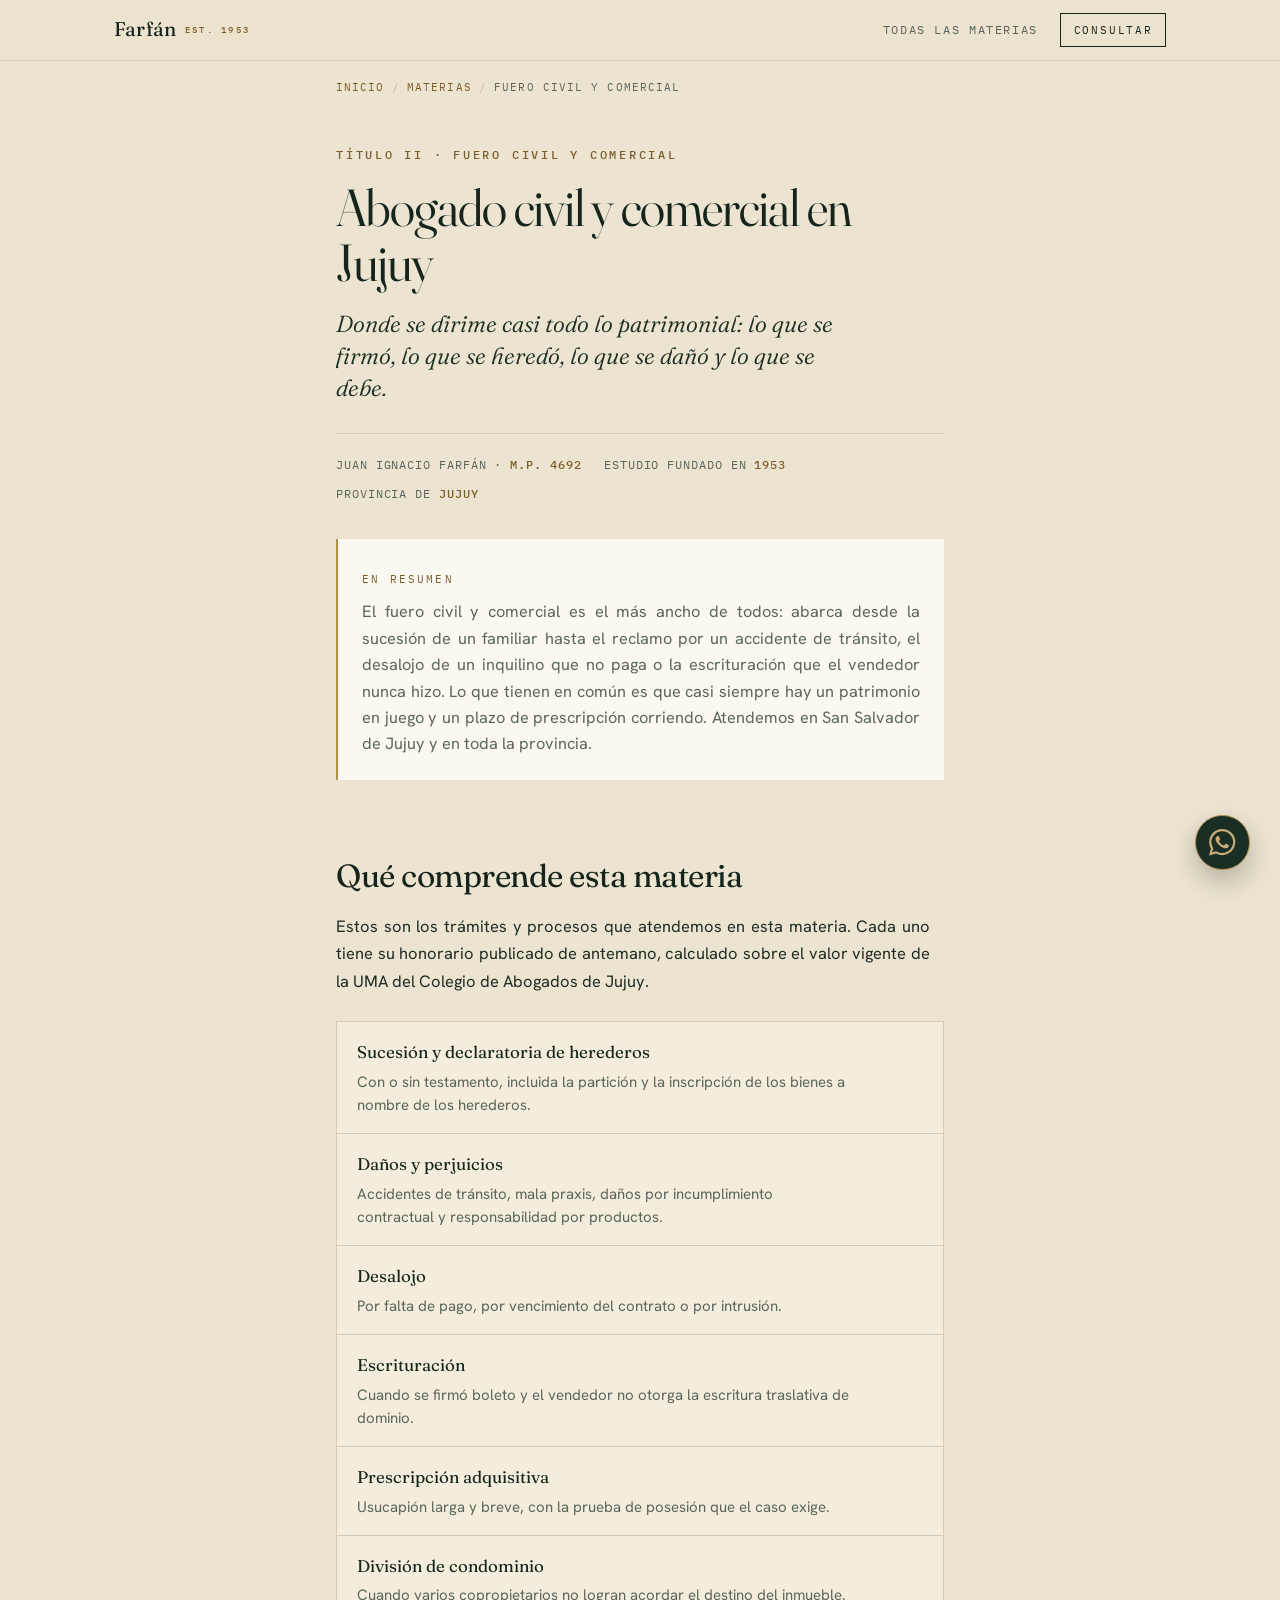
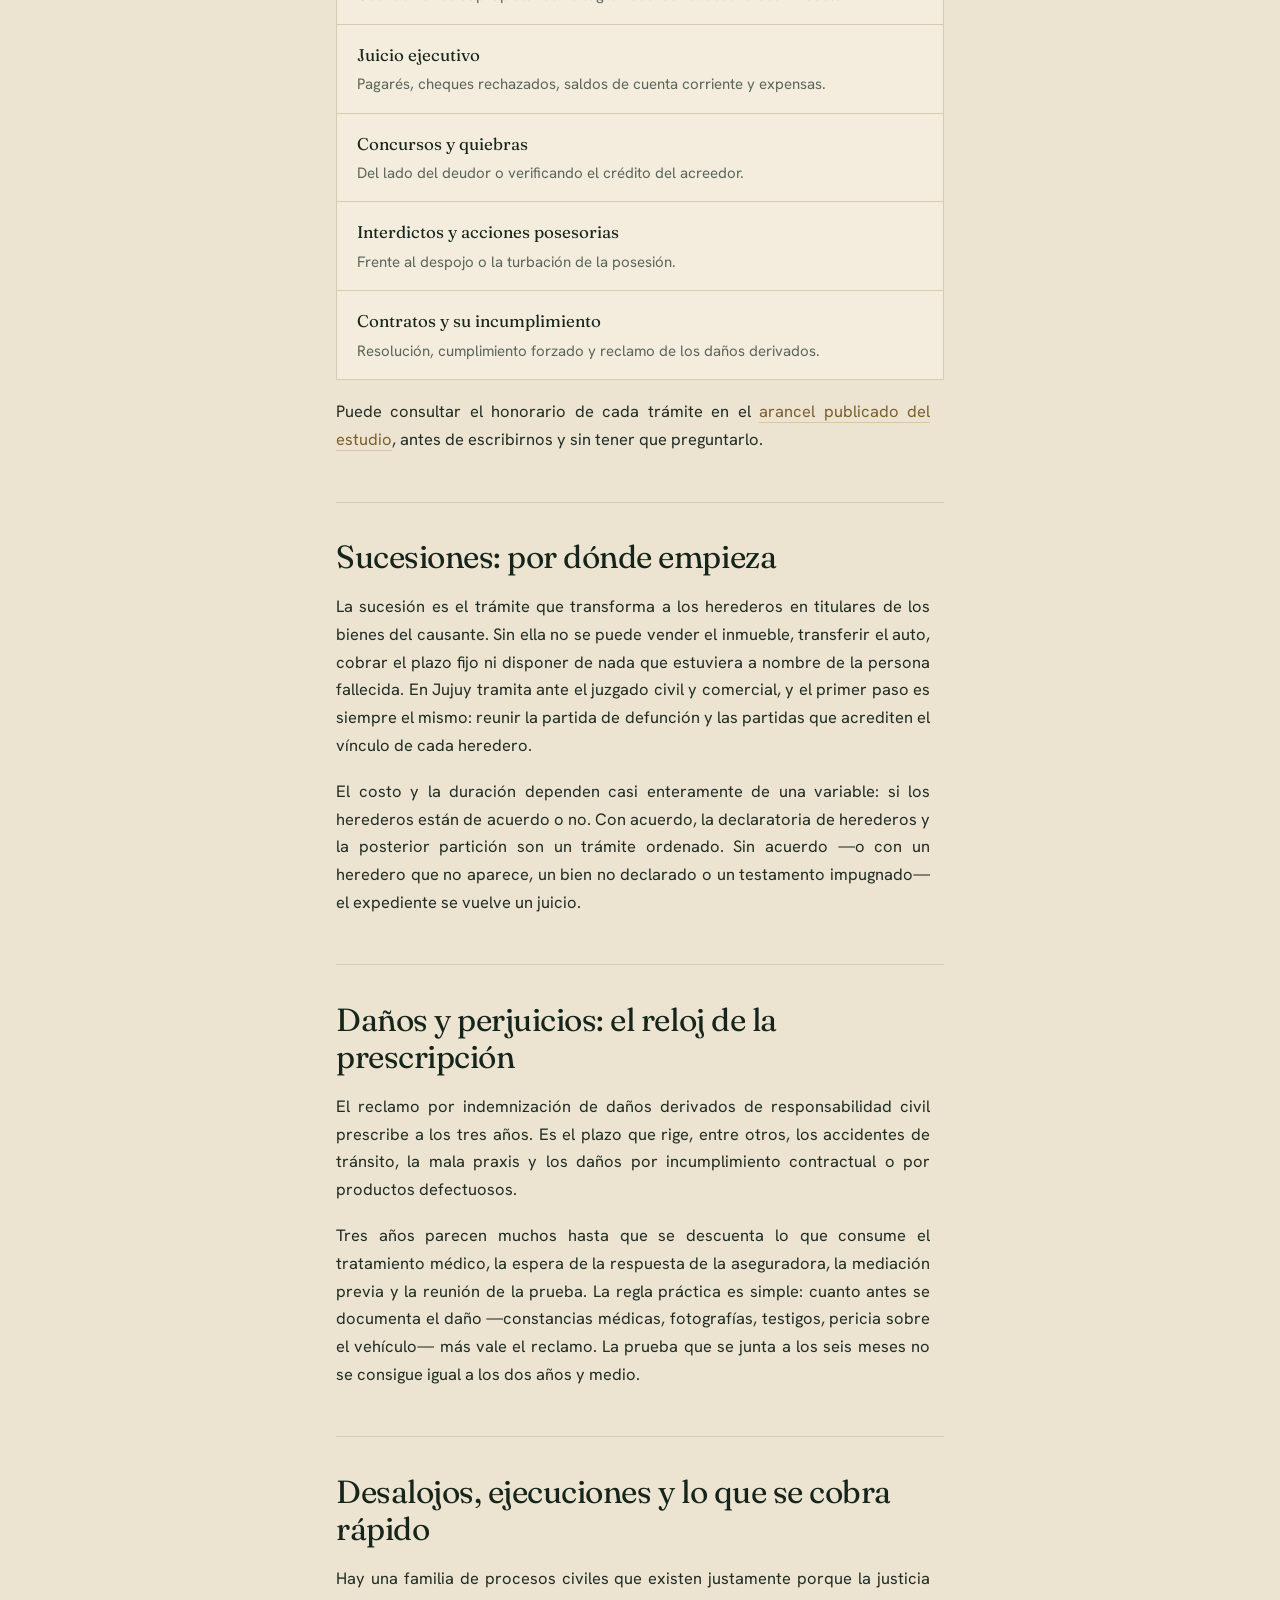
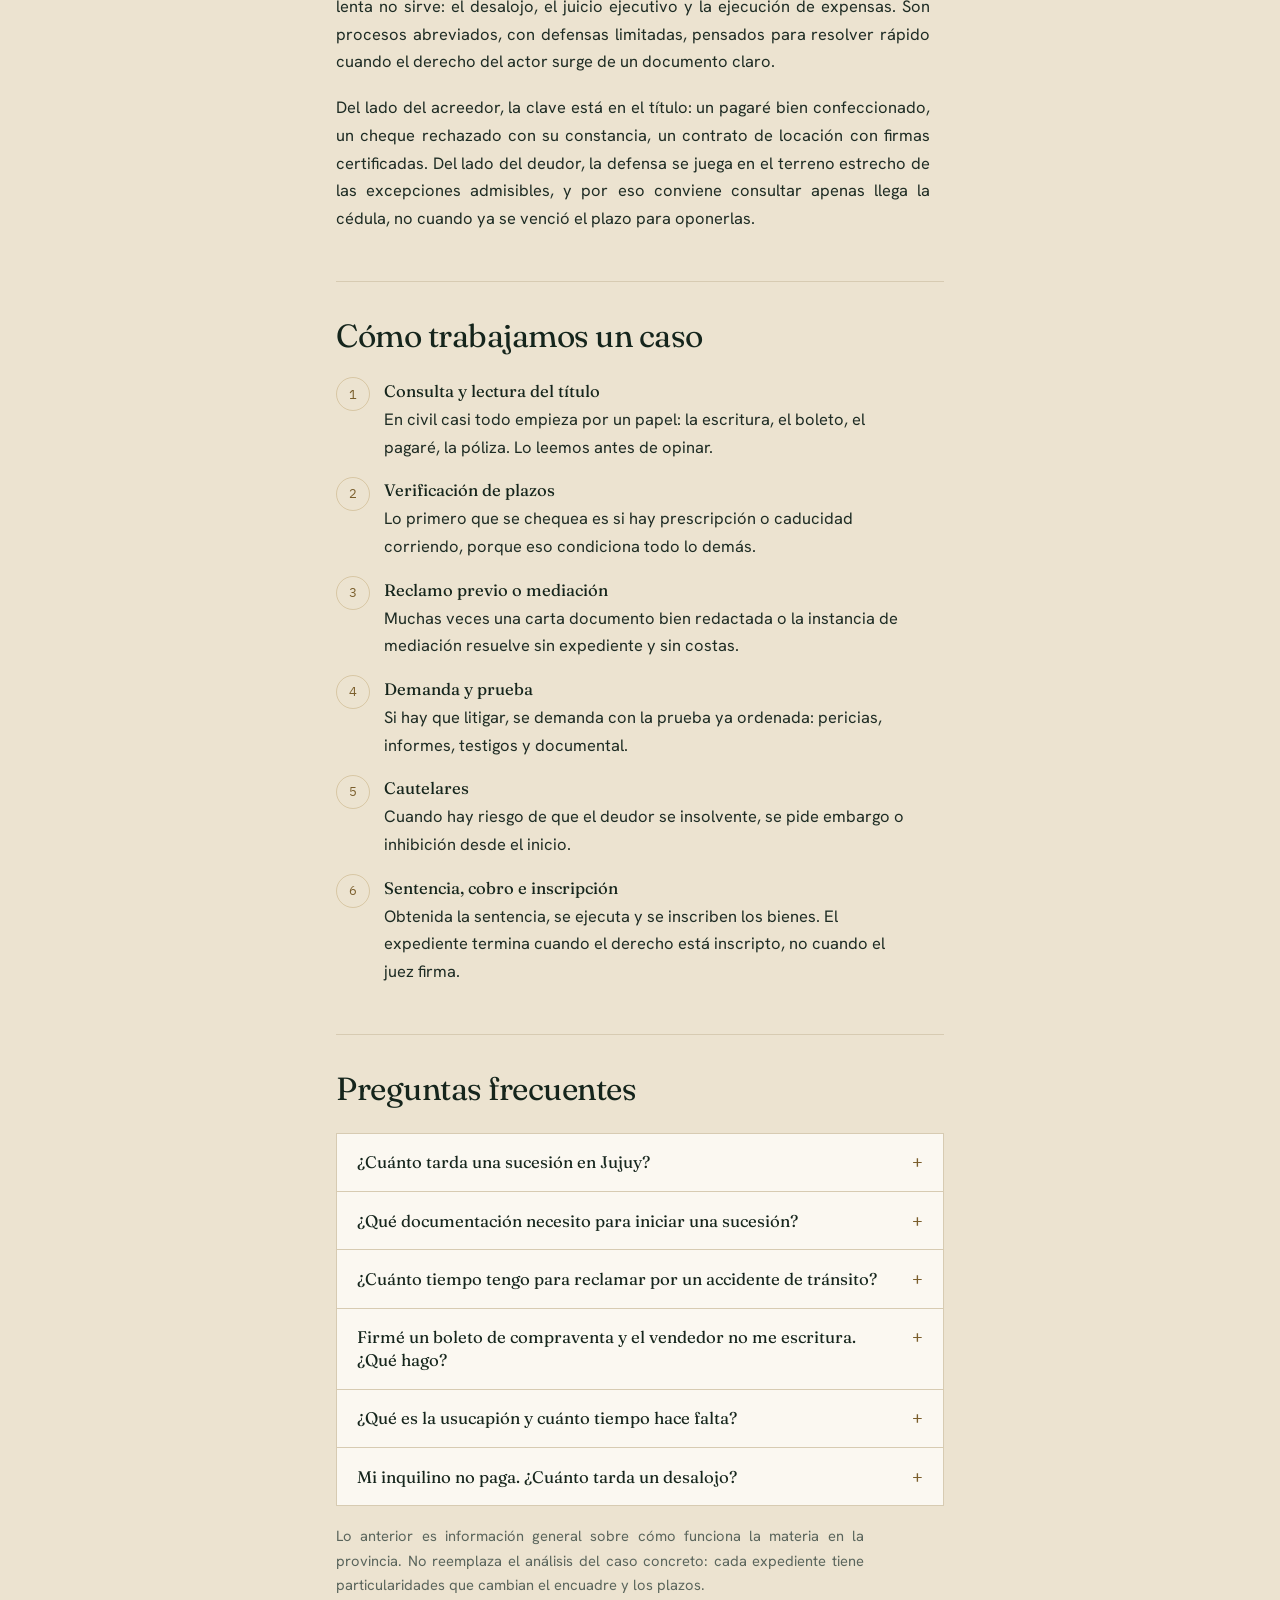
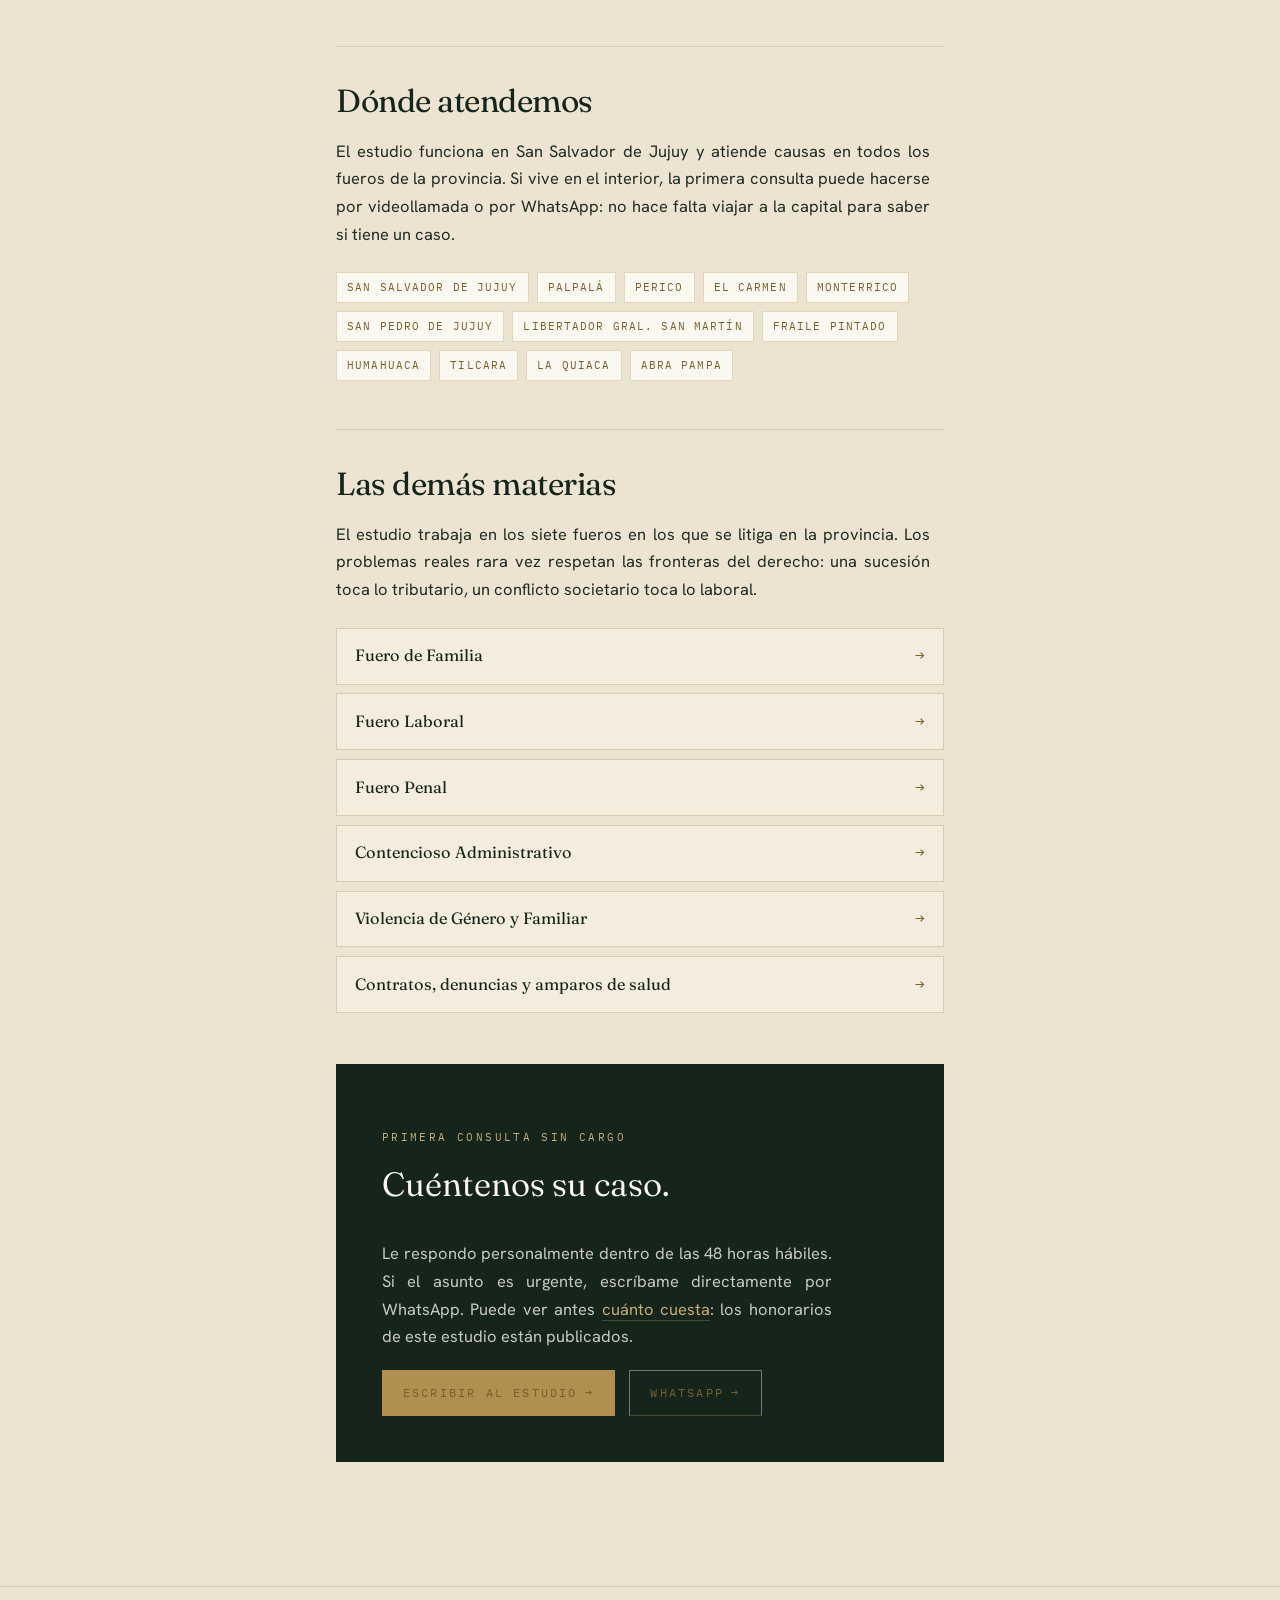
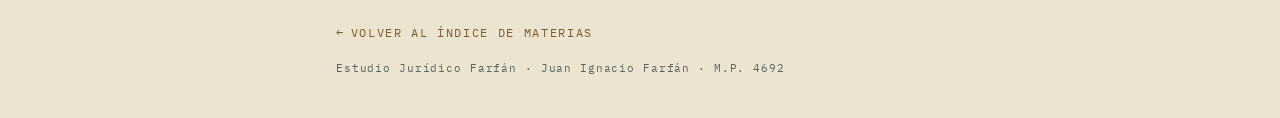
<file: materias/civil-y-comercial/index.html>
<!doctype html>
<html lang="es-AR">
<head>
<meta charset="utf-8">
<meta name="viewport" content="width=device-width, initial-scale=1, viewport-fit=cover">
<meta name="color-scheme" content="light">
<title>Abogado Civil y Comercial en Jujuy — Sucesiones, Daños y Desalojos | Estudio Farfán</title>
<meta name="description" content="Abogado civil y comercial en Jujuy: sucesiones y declaratoria de herederos, daños y perjuicios, desalojos, escrituración, usucapión y juicios ejecutivos. Estudio Jurídico Farfán, desde 1953.">
<meta name="robots" content="index,follow,max-snippet:-1,max-image-preview:large,max-video-preview:-1">
<meta name="author" content="Juan Ignacio Farfán">
<meta name="geo.region" content="AR-Y">
<meta name="geo.placename" content="San Salvador de Jujuy">
<meta name="theme-color" content="#15251C">
<link rel="canonical" href="https://estudiofarfan.netlify.app/materias/civil-y-comercial/">
<link rel="icon" href="data:image/svg+xml,%3Csvg%20xmlns='http://www.w3.org/2000/svg'%20viewBox='0%200%2064%2064'%3E%3Crect%20width='64'%20height='64'%20fill='%2315251C'/%3E%3Ctext%20x='32'%20y='45'%20font-family='Georgia,serif'%20font-size='40'%20fill='%23B08F4F'%20text-anchor='middle'%3EF%3C/text%3E%3C/svg%3E">

<!-- Open Graph / compartir -->
<meta property="og:type" content="website">
<meta property="og:site_name" content="Estudio Jurídico Farfán">
<meta property="og:locale" content="es_AR">
<meta property="og:title" content="Abogado civil y comercial en Jujuy — Estudio Jurídico Farfán">
<meta property="og:description" content="Sucesiones, daños y perjuicios, desalojos y ejecuciones en toda la provincia de Jujuy. Honorarios publicados de antemano.">
<meta property="og:url" content="https://estudiofarfan.netlify.app/materias/civil-y-comercial/">
<meta property="og:image" content="https://estudiofarfan.netlify.app/og-farfan.jpg">
<meta property="og:image:width" content="1200">
<meta property="og:image:height" content="630">
<meta name="twitter:card" content="summary_large_image">
<meta name="twitter:title" content="Abogado civil y comercial en Jujuy — Estudio Jurídico Farfán">
<meta name="twitter:description" content="Sucesiones, daños y perjuicios, desalojos y ejecuciones en toda la provincia de Jujuy. Honorarios publicados de antemano.">
<meta name="twitter:image" content="https://estudiofarfan.netlify.app/og-farfan.jpg">

<link rel="preconnect" href="https://fonts.googleapis.com">
<link rel="preconnect" href="https://fonts.gstatic.com" crossorigin>
<link href="https://fonts.googleapis.com/css2?family=Fraunces:ital,opsz,wght@0,9..144,300..600;1,9..144,300..500&amp;family=Hanken+Grotesk:wght@300;400;500;600&amp;family=IBM+Plex+Mono:wght@400;500&amp;display=swap" rel="stylesheet">
<link rel="stylesheet" href="/assets/materia.css">

<!-- Datos estructurados: servicio jurídico, miga de pan y preguntas frecuentes -->
<script type="application/ld+json">
{
  "@context": "https://schema.org",
  "@graph": [
    {
      "@type": "WebPage",
      "@id": "https://estudiofarfan.netlify.app/materias/civil-y-comercial/#page",
      "url": "https://estudiofarfan.netlify.app/materias/civil-y-comercial/",
      "name": "Abogado Civil y Comercial en Jujuy — Sucesiones, Daños y Desalojos | Estudio Farfán",
      "description": "Abogado civil y comercial en Jujuy: sucesiones y declaratoria de herederos, daños y perjuicios, desalojos, escrituración, usucapión y juicios ejecutivos. Estudio Jurídico Farfán, desde 1953.",
      "inLanguage": "es-AR",
      "isPartOf": {
        "@id": "https://estudiofarfan.netlify.app/#website"
      },
      "about": {
        "@id": "https://estudiofarfan.netlify.app/#estudio"
      },
      "breadcrumb": {
        "@id": "https://estudiofarfan.netlify.app/materias/civil-y-comercial/#crumbs"
      }
    },
    {
      "@type": "BreadcrumbList",
      "@id": "https://estudiofarfan.netlify.app/materias/civil-y-comercial/#crumbs",
      "itemListElement": [
        {
          "@type": "ListItem",
          "position": 1,
          "name": "Inicio",
          "item": "https://estudiofarfan.netlify.app/"
        },
        {
          "@type": "ListItem",
          "position": 2,
          "name": "Materias",
          "item": "https://estudiofarfan.netlify.app/#materias"
        },
        {
          "@type": "ListItem",
          "position": 3,
          "name": "Fuero Civil y Comercial",
          "item": "https://estudiofarfan.netlify.app/materias/civil-y-comercial/"
        }
      ]
    },
    {
      "@type": "Service",
      "@id": "https://estudiofarfan.netlify.app/materias/civil-y-comercial/#servicio",
      "serviceType": "Abogado civil y comercial en Jujuy",
      "name": "Fuero Civil y Comercial",
      "description": "Abogado civil y comercial en Jujuy: sucesiones y declaratoria de herederos, daños y perjuicios, desalojos, escrituración, usucapión y juicios ejecutivos. Estudio Jurídico Farfán, desde 1953.",
      "provider": {
        "@id": "https://estudiofarfan.netlify.app/#estudio"
      },
      "areaServed": [
        {
          "@type": "AdministrativeArea",
          "name": "Provincia de Jujuy, Argentina"
        },
        {
          "@type": "City",
          "name": "San Salvador de Jujuy"
        },
        {
          "@type": "City",
          "name": "Palpalá"
        },
        {
          "@type": "City",
          "name": "Perico"
        },
        {
          "@type": "City",
          "name": "El Carmen"
        },
        {
          "@type": "City",
          "name": "Monterrico"
        },
        {
          "@type": "City",
          "name": "San Pedro de Jujuy"
        },
        {
          "@type": "City",
          "name": "Libertador Gral. San Martín"
        },
        {
          "@type": "City",
          "name": "Fraile Pintado"
        },
        {
          "@type": "City",
          "name": "Humahuaca"
        },
        {
          "@type": "City",
          "name": "Tilcara"
        },
        {
          "@type": "City",
          "name": "La Quiaca"
        },
        {
          "@type": "City",
          "name": "Abra Pampa"
        }
      ],
      "availableChannel": {
        "@type": "ServiceChannel",
        "serviceUrl": "https://estudiofarfan.netlify.app/materias/civil-y-comercial/",
        "servicePhone": {
          "@type": "ContactPoint",
          "telephone": "+543885800175",
          "contactType": "customer service",
          "areaServed": "AR",
          "availableLanguage": "Spanish"
        }
      },
      "hasOfferCatalog": {
        "@type": "OfferCatalog",
        "name": "Trámites de Fuero Civil y Comercial",
        "itemListElement": [
          {
            "@type": "Offer",
            "itemOffered": {
              "@type": "Service",
              "name": "Sucesión y declaratoria de herederos",
              "description": "Con o sin testamento, incluida la partición y la inscripción de los bienes a nombre de los herederos."
            }
          },
          {
            "@type": "Offer",
            "itemOffered": {
              "@type": "Service",
              "name": "Daños y perjuicios",
              "description": "Accidentes de tránsito, mala praxis, daños por incumplimiento contractual y responsabilidad por productos."
            }
          },
          {
            "@type": "Offer",
            "itemOffered": {
              "@type": "Service",
              "name": "Desalojo",
              "description": "Por falta de pago, por vencimiento del contrato o por intrusión."
            }
          },
          {
            "@type": "Offer",
            "itemOffered": {
              "@type": "Service",
              "name": "Escrituración",
              "description": "Cuando se firmó boleto y el vendedor no otorga la escritura traslativa de dominio."
            }
          },
          {
            "@type": "Offer",
            "itemOffered": {
              "@type": "Service",
              "name": "Prescripción adquisitiva",
              "description": "Usucapión larga y breve, con la prueba de posesión que el caso exige."
            }
          },
          {
            "@type": "Offer",
            "itemOffered": {
              "@type": "Service",
              "name": "División de condominio",
              "description": "Cuando varios copropietarios no logran acordar el destino del inmueble."
            }
          },
          {
            "@type": "Offer",
            "itemOffered": {
              "@type": "Service",
              "name": "Juicio ejecutivo",
              "description": "Pagarés, cheques rechazados, saldos de cuenta corriente y expensas."
            }
          },
          {
            "@type": "Offer",
            "itemOffered": {
              "@type": "Service",
              "name": "Concursos y quiebras",
              "description": "Del lado del deudor o verificando el crédito del acreedor."
            }
          },
          {
            "@type": "Offer",
            "itemOffered": {
              "@type": "Service",
              "name": "Interdictos y acciones posesorias",
              "description": "Frente al despojo o la turbación de la posesión."
            }
          },
          {
            "@type": "Offer",
            "itemOffered": {
              "@type": "Service",
              "name": "Contratos y su incumplimiento",
              "description": "Resolución, cumplimiento forzado y reclamo de los daños derivados."
            }
          }
        ]
      }
    },
    {
      "@type": "FAQPage",
      "@id": "https://estudiofarfan.netlify.app/materias/civil-y-comercial/#faq",
      "mainEntity": [
        {
          "@type": "Question",
          "name": "¿Cuánto tarda una sucesión en Jujuy?",
          "acceptedAnswer": {
            "@type": "Answer",
            "text": "Depende sobre todo del acuerdo entre los herederos. Una sucesión sin testamento, con todos los herederos presentándose de común acuerdo y la documentación completa, avanza con razonable fluidez hasta la declaratoria de herederos. Se extiende cuando falta documentación de vínculo, cuando hay un heredero que no aparece o que se opone, cuando hay bienes en otras jurisdicciones o cuando se discute la partición. La demora más común, sin embargo, no es judicial: es el tiempo que tardan los herederos en reunir las partidas."
          }
        },
        {
          "@type": "Question",
          "name": "¿Qué documentación necesito para iniciar una sucesión?",
          "acceptedAnswer": {
            "@type": "Answer",
            "text": "El núcleo es siempre el mismo: partida de defunción del causante, partidas que acrediten el vínculo de cada heredero —nacimiento y, si corresponde, matrimonio—, DNI de todos los presentantes y la documentación de los bienes: títulos de propiedad, cédulas verdes, constancias bancarias. Si hay testamento, hay que acompañarlo. Si el causante tenía deudas, conviene relevarlas antes de aceptar la herencia, porque la aceptación tiene consecuencias patrimoniales."
          }
        },
        {
          "@type": "Question",
          "name": "¿Cuánto tiempo tengo para reclamar por un accidente de tránsito?",
          "acceptedAnswer": {
            "@type": "Answer",
            "text": "El reclamo de indemnización por daños derivados de responsabilidad civil prescribe a los tres años. Pero esperar no conviene: la prueba se degrada rápido. Los testigos se mudan y se olvidan, las cámaras se sobreescriben, el vehículo se repara y la relación causal entre el hecho y la lesión se vuelve más difícil de acreditar. Si tuvo un accidente, lo primero es documentar: constancia de atención médica, denuncia policial, fotografías del lugar y de los vehículos, datos de los testigos y de la aseguradora."
          }
        },
        {
          "@type": "Question",
          "name": "Firmé un boleto de compraventa y el vendedor no me escritura. ¿Qué hago?",
          "acceptedAnswer": {
            "@type": "Answer",
            "text": "El boleto de compraventa le da derecho a exigir el otorgamiento de la escritura. Si el vendedor no cumple, se lo intima fehacientemente y, si persiste, se demanda por escrituración: el juez puede ordenar que se otorgue y, si el vendedor sigue sin comparecer, firmar la escritura en su nombre. Conviene actuar rápido, sobre todo si el inmueble sigue registralmente a nombre del vendedor y existe riesgo de que lo venda a un tercero o de que le traben embargos. En esos casos se pide una medida cautelar de anotación de litis desde el inicio."
          }
        },
        {
          "@type": "Question",
          "name": "¿Qué es la usucapión y cuánto tiempo hace falta?",
          "acceptedAnswer": {
            "@type": "Answer",
            "text": "La prescripción adquisitiva o usucapión es el modo de adquirir el dominio de un inmueble por haberlo poseído durante el plazo que la ley fija, de manera pública, pacífica, continua e ininterrumpida. La usucapión larga requiere veinte años de posesión. La breve, diez años, pero exige además justo título y buena fe. El punto crítico no es el plazo sino la prueba de la posesión a lo largo de todos esos años: boletas de impuestos y servicios a nombre del poseedor, mejoras, testigos, planos de mensura. Es un juicio que se gana con documentación acumulada, no con relato."
          }
        },
        {
          "@type": "Question",
          "name": "Mi inquilino no paga. ¿Cuánto tarda un desalojo?",
          "acceptedAnswer": {
            "@type": "Answer",
            "text": "El desalojo por falta de pago es un proceso abreviado, precisamente porque está pensado para no demorar. Aun así, el plazo real depende de que el contrato esté bien instrumentado, de que la intimación previa se haya hecho correctamente y de la conducta procesal del demandado. Lo que más acelera el trámite es haber hecho bien lo previo: contrato con firmas certificadas, constancia de los pagos y de las faltas, e intimación fehaciente por carta documento antes de demandar."
          }
        }
      ]
    }
  ]
}
</script>
</head>

<body>
<a class="skip" href="#contenido">Ir al contenido</a>

<header class="doc-head">
  <div class="doc-head-inner">
    <a class="brand" href="/">Farfán <small>Est. 1953</small></a>
    <div class="head-side">
      <a class="head-back" href="/#materias">Todas las materias</a>
      <a class="head-cta" href="/#contacto">Consultar</a>
    </div>
  </div>
</header>

<nav class="crumbs reading" aria-label="Ruta de navegación">
  <ol>
    <li><a href="/">Inicio</a></li>
    <li><a href="/#materias">Materias</a></li>
    <li><span aria-current="page">Fuero Civil y Comercial</span></li>
  </ol>
</nav>

<main id="contenido">

  <div class="masthead reading">
    <p class="eyebrow">Título II · Fuero Civil y Comercial</p>
    <h1 class="doc-title">Abogado civil y comercial en Jujuy</h1>
    <p class="doc-deck">Donde se dirime casi todo lo patrimonial: lo que se firmó, lo que se heredó, lo que se dañó y lo que se debe.</p>
    <div class="doc-meta">
      <span>Juan Ignacio Farfán · <b>M.P. 4692</b></span>
      <span>Estudio fundado en <b>1953</b></span>
      <span>Provincia de <b>Jujuy</b></span>
    </div>

    <div class="abstract">
      <p class="lbl">En resumen</p>
      <p>El fuero civil y comercial es el más ancho de todos: abarca desde la sucesión de un familiar hasta el reclamo por un accidente de tránsito, el desalojo de un inquilino que no paga o la escrituración que el vendedor nunca hizo. Lo que tienen en común es que casi siempre hay un patrimonio en juego y un plazo de prescripción corriendo. Atendemos en San Salvador de Jujuy y en toda la provincia.</p>
    </div>
  </div>

  <article class="prose reading">

    <section class="doc-sec" id="tramites">
      <h2 class="doc-h2">Qué comprende esta materia</h2>
      <p>Estos son los trámites y procesos que atendemos en esta materia. Cada uno tiene su honorario publicado de antemano, calculado sobre el valor vigente de la UMA del Colegio de Abogados de Jujuy.</p>
      <ul class="tramites">
        <li><span class="t">Sucesión y declaratoria de herederos</span><span class="d">Con o sin testamento, incluida la partición y la inscripción de los bienes a nombre de los herederos.</span></li>
        <li><span class="t">Daños y perjuicios</span><span class="d">Accidentes de tránsito, mala praxis, daños por incumplimiento contractual y responsabilidad por productos.</span></li>
        <li><span class="t">Desalojo</span><span class="d">Por falta de pago, por vencimiento del contrato o por intrusión.</span></li>
        <li><span class="t">Escrituración</span><span class="d">Cuando se firmó boleto y el vendedor no otorga la escritura traslativa de dominio.</span></li>
        <li><span class="t">Prescripción adquisitiva</span><span class="d">Usucapión larga y breve, con la prueba de posesión que el caso exige.</span></li>
        <li><span class="t">División de condominio</span><span class="d">Cuando varios copropietarios no logran acordar el destino del inmueble.</span></li>
        <li><span class="t">Juicio ejecutivo</span><span class="d">Pagarés, cheques rechazados, saldos de cuenta corriente y expensas.</span></li>
        <li><span class="t">Concursos y quiebras</span><span class="d">Del lado del deudor o verificando el crédito del acreedor.</span></li>
        <li><span class="t">Interdictos y acciones posesorias</span><span class="d">Frente al despojo o la turbación de la posesión.</span></li>
        <li><span class="t">Contratos y su incumplimiento</span><span class="d">Resolución, cumplimiento forzado y reclamo de los daños derivados.</span></li>
      </ul>
      <p>Puede consultar el honorario de cada trámite en el <a href="/honorarios/#area-civil">arancel publicado del estudio</a>, antes de escribirnos y sin tener que preguntarlo.</p>
    </section>

    <section class="doc-sec" id="s1">
      <h2 class="doc-h2">Sucesiones: por dónde empieza</h2>
      <p>La sucesión es el trámite que transforma a los herederos en titulares de los bienes del causante. Sin ella no se puede vender el inmueble, transferir el auto, cobrar el plazo fijo ni disponer de nada que estuviera a nombre de la persona fallecida. En Jujuy tramita ante el juzgado civil y comercial, y el primer paso es siempre el mismo: reunir la partida de defunción y las partidas que acrediten el vínculo de cada heredero.</p>
      <p>El costo y la duración dependen casi enteramente de una variable: si los herederos están de acuerdo o no. Con acuerdo, la declaratoria de herederos y la posterior partición son un trámite ordenado. Sin acuerdo —o con un heredero que no aparece, un bien no declarado o un testamento impugnado— el expediente se vuelve un juicio.</p>
    </section>

    <section class="doc-sec" id="s2">
      <h2 class="doc-h2">Daños y perjuicios: el reloj de la prescripción</h2>
      <p>El reclamo por indemnización de daños derivados de responsabilidad civil prescribe a los tres años. Es el plazo que rige, entre otros, los accidentes de tránsito, la mala praxis y los daños por incumplimiento contractual o por productos defectuosos.</p>
      <p>Tres años parecen muchos hasta que se descuenta lo que consume el tratamiento médico, la espera de la respuesta de la aseguradora, la mediación previa y la reunión de la prueba. La regla práctica es simple: cuanto antes se documenta el daño —constancias médicas, fotografías, testigos, pericia sobre el vehículo— más vale el reclamo. La prueba que se junta a los seis meses no se consigue igual a los dos años y medio.</p>
    </section>

    <section class="doc-sec" id="s3">
      <h2 class="doc-h2">Desalojos, ejecuciones y lo que se cobra rápido</h2>
      <p>Hay una familia de procesos civiles que existen justamente porque la justicia lenta no sirve: el desalojo, el juicio ejecutivo y la ejecución de expensas. Son procesos abreviados, con defensas limitadas, pensados para resolver rápido cuando el derecho del actor surge de un documento claro.</p>
      <p>Del lado del acreedor, la clave está en el título: un pagaré bien confeccionado, un cheque rechazado con su constancia, un contrato de locación con firmas certificadas. Del lado del deudor, la defensa se juega en el terreno estrecho de las excepciones admisibles, y por eso conviene consultar apenas llega la cédula, no cuando ya se venció el plazo para oponerlas.</p>
    </section>

    <section class="doc-sec" id="como-trabajamos">
      <h2 class="doc-h2">Cómo trabajamos un caso</h2>
      <ol class="steps">
        <li><b>Consulta y lectura del título</b>En civil casi todo empieza por un papel: la escritura, el boleto, el pagaré, la póliza. Lo leemos antes de opinar.</li>
        <li><b>Verificación de plazos</b>Lo primero que se chequea es si hay prescripción o caducidad corriendo, porque eso condiciona todo lo demás.</li>
        <li><b>Reclamo previo o mediación</b>Muchas veces una carta documento bien redactada o la instancia de mediación resuelve sin expediente y sin costas.</li>
        <li><b>Demanda y prueba</b>Si hay que litigar, se demanda con la prueba ya ordenada: pericias, informes, testigos y documental.</li>
        <li><b>Cautelares</b>Cuando hay riesgo de que el deudor se insolvente, se pide embargo o inhibición desde el inicio.</li>
        <li><b>Sentencia, cobro e inscripción</b>Obtenida la sentencia, se ejecuta y se inscriben los bienes. El expediente termina cuando el derecho está inscripto, no cuando el juez firma.</li>
      </ol>
    </section>

    <section class="doc-sec" id="preguntas">
      <h2 class="doc-h2">Preguntas frecuentes</h2>
      <div class="faq">
        <details>
          <summary>¿Cuánto tarda una sucesión en Jujuy?</summary>
          <div class="a">
            <p>Depende sobre todo del acuerdo entre los herederos. Una sucesión sin testamento, con todos los herederos presentándose de común acuerdo y la documentación completa, avanza con razonable fluidez hasta la declaratoria de herederos.</p>
            <p>Se extiende cuando falta documentación de vínculo, cuando hay un heredero que no aparece o que se opone, cuando hay bienes en otras jurisdicciones o cuando se discute la partición. La demora más común, sin embargo, no es judicial: es el tiempo que tardan los herederos en reunir las partidas.</p>
          </div>
        </details>
        <details>
          <summary>¿Qué documentación necesito para iniciar una sucesión?</summary>
          <div class="a">
            <p>El núcleo es siempre el mismo: partida de defunción del causante, partidas que acrediten el vínculo de cada heredero —nacimiento y, si corresponde, matrimonio—, DNI de todos los presentantes y la documentación de los bienes: títulos de propiedad, cédulas verdes, constancias bancarias.</p>
            <p>Si hay testamento, hay que acompañarlo. Si el causante tenía deudas, conviene relevarlas antes de aceptar la herencia, porque la aceptación tiene consecuencias patrimoniales.</p>
          </div>
        </details>
        <details>
          <summary>¿Cuánto tiempo tengo para reclamar por un accidente de tránsito?</summary>
          <div class="a">
            <p>El reclamo de indemnización por daños derivados de responsabilidad civil prescribe a los tres años. Pero esperar no conviene: la prueba se degrada rápido. Los testigos se mudan y se olvidan, las cámaras se sobreescriben, el vehículo se repara y la relación causal entre el hecho y la lesión se vuelve más difícil de acreditar.</p>
            <p>Si tuvo un accidente, lo primero es documentar: constancia de atención médica, denuncia policial, fotografías del lugar y de los vehículos, datos de los testigos y de la aseguradora.</p>
          </div>
        </details>
        <details>
          <summary>Firmé un boleto de compraventa y el vendedor no me escritura. ¿Qué hago?</summary>
          <div class="a">
            <p>El boleto de compraventa le da derecho a exigir el otorgamiento de la escritura. Si el vendedor no cumple, se lo intima fehacientemente y, si persiste, se demanda por escrituración: el juez puede ordenar que se otorgue y, si el vendedor sigue sin comparecer, firmar la escritura en su nombre.</p>
            <p>Conviene actuar rápido, sobre todo si el inmueble sigue registralmente a nombre del vendedor y existe riesgo de que lo venda a un tercero o de que le traben embargos. En esos casos se pide una medida cautelar de anotación de litis desde el inicio.</p>
          </div>
        </details>
        <details>
          <summary>¿Qué es la usucapión y cuánto tiempo hace falta?</summary>
          <div class="a">
            <p>La prescripción adquisitiva o usucapión es el modo de adquirir el dominio de un inmueble por haberlo poseído durante el plazo que la ley fija, de manera pública, pacífica, continua e ininterrumpida. La usucapión larga requiere veinte años de posesión. La breve, diez años, pero exige además justo título y buena fe.</p>
            <p>El punto crítico no es el plazo sino la prueba de la posesión a lo largo de todos esos años: boletas de impuestos y servicios a nombre del poseedor, mejoras, testigos, planos de mensura. Es un juicio que se gana con documentación acumulada, no con relato.</p>
          </div>
        </details>
        <details>
          <summary>Mi inquilino no paga. ¿Cuánto tarda un desalojo?</summary>
          <div class="a">
            <p>El desalojo por falta de pago es un proceso abreviado, precisamente porque está pensado para no demorar. Aun así, el plazo real depende de que el contrato esté bien instrumentado, de que la intimación previa se haya hecho correctamente y de la conducta procesal del demandado.</p>
            <p>Lo que más acelera el trámite es haber hecho bien lo previo: contrato con firmas certificadas, constancia de los pagos y de las faltas, e intimación fehaciente por carta documento antes de demandar.</p>
          </div>
        </details>
      </div>
      <p style="font-size:.92rem;color:var(--text-soft);margin-top:1.1rem">Lo anterior es información general sobre cómo funciona la materia en la provincia. No reemplaza el análisis del caso concreto: cada expediente tiene particularidades que cambian el encuadre y los plazos.</p>
    </section>

    <section class="doc-sec" id="zonas">
      <h2 class="doc-h2">Dónde atendemos</h2>
      <p>El estudio funciona en San Salvador de Jujuy y atiende causas en todos los fueros de la provincia. Si vive en el interior, la primera consulta puede hacerse por videollamada o por WhatsApp: no hace falta viajar a la capital para saber si tiene un caso.</p>
      <div class="zonas">
        <span>San Salvador de Jujuy</span>
        <span>Palpalá</span>
        <span>Perico</span>
        <span>El Carmen</span>
        <span>Monterrico</span>
        <span>San Pedro de Jujuy</span>
        <span>Libertador Gral. San Martín</span>
        <span>Fraile Pintado</span>
        <span>Humahuaca</span>
        <span>Tilcara</span>
        <span>La Quiaca</span>
        <span>Abra Pampa</span>
      </div>
    </section>

    <section class="doc-sec" id="otras">
      <h2 class="doc-h2">Las demás materias</h2>
      <p>El estudio trabaja en los siete fueros en los que se litiga en la provincia. Los problemas reales rara vez respetan las fronteras del derecho: una sucesión toca lo tributario, un conflicto societario toca lo laboral.</p>
      <div class="otras">
        <a href="/materias/familia/"><span class="n">Fuero de Familia</span><span class="arr">&#8594;</span></a>
        <a href="/materias/laboral/"><span class="n">Fuero Laboral</span><span class="arr">&#8594;</span></a>
        <a href="/materias/penal/"><span class="n">Fuero Penal</span><span class="arr">&#8594;</span></a>
        <a href="/materias/contencioso-administrativo/"><span class="n">Contencioso Administrativo</span><span class="arr">&#8594;</span></a>
        <a href="/materias/violencia-de-genero/"><span class="n">Violencia de Género y Familiar</span><span class="arr">&#8594;</span></a>
        <a href="/materias/contratos-y-amparos-de-salud/"><span class="n">Contratos, denuncias y amparos de salud</span><span class="arr">&#8594;</span></a>
      </div>
    </section>

    <aside class="doc-cta">
      <p class="k">Primera consulta sin cargo</p>
      <h2>Cuéntenos su caso.</h2>
      <p>Le respondo personalmente dentro de las 48 horas hábiles. Si el asunto es urgente, escríbame directamente por WhatsApp. Puede ver antes <a href="/honorarios/#area-civil">cuánto cuesta</a>: los honorarios de este estudio están publicados.</p>
      <div class="cta-actions">
        <a class="btn btn-brass" href="/#contacto">Escribir al estudio <span class="arr">&#8594;</span></a>
        <a class="btn btn-ghost" href="https://wa.me/5493885800175?text=Hola.%20Quisiera%20hacer%20una%20consulta%20con%20el%20estudio." target="_blank" rel="noopener">WhatsApp <span class="arr">&#8594;</span></a>
      </div>
    </aside>

  </article>
</main>

<footer class="doc-foot">
  <div class="reading">
    <a class="foot-back" href="/#materias"><span class="arr">&#8592;</span> Volver al índice de materias</a>
    <span class="foot-firm">Estudio Jurídico Farfán · Juan Ignacio Farfán · M.P. 4692</span>
  </div>
</footer>

<!-- Contacto directo por WhatsApp, a la vista en toda la página -->
<a class="wa-float" href="https://wa.me/5493885800175?text=Hola.%20Quisiera%20hacer%20una%20consulta%20con%20el%20estudio." target="_blank" rel="noopener" aria-label="Escribir al estudio por WhatsApp">
  <span class="wa-tip" aria-hidden="true">Escribir por WhatsApp</span>
  <svg viewBox="0 0 24 24" aria-hidden="true" focusable="false"><path d="M17.472 14.382c-.297-.149-1.758-.867-2.03-.967-.273-.099-.471-.148-.67.15-.197.297-.767.966-.94 1.164-.173.199-.347.223-.644.075-.297-.15-1.255-.463-2.39-1.475-.883-.788-1.48-1.761-1.653-2.059-.173-.297-.018-.458.13-.606.134-.133.298-.347.446-.52.149-.174.198-.298.298-.497.099-.198.05-.371-.025-.52-.075-.149-.669-1.612-.916-2.207-.242-.579-.487-.5-.669-.51-.173-.008-.371-.01-.57-.01-.198 0-.52.074-.792.372-.272.297-1.04 1.016-1.04 2.479 0 1.462 1.065 2.875 1.213 3.074.149.198 2.096 3.2 5.077 4.487.709.306 1.262.489 1.694.625.712.227 1.36.195 1.872.118.571-.085 1.758-.719 2.006-1.413.248-.694.248-1.289.173-1.413-.074-.124-.272-.198-.57-.347m-5.421 7.403h-.004a9.87 9.87 0 0 1-5.031-1.378l-.361-.214-3.741.982.998-3.648-.235-.374a9.86 9.86 0 0 1-1.51-5.26c.001-5.45 4.436-9.884 9.888-9.884 2.64 0 5.122 1.03 6.988 2.898a9.825 9.825 0 0 1 2.893 6.994c-.003 5.45-4.437 9.884-9.885 9.884m8.413-18.297A11.815 11.815 0 0 0 12.05 0C5.495 0 .16 5.335.157 11.892c0 2.096.547 4.142 1.588 5.945L.057 24l6.305-1.654a11.882 11.882 0 0 0 5.683 1.448h.005c6.554 0 11.89-5.335 11.893-11.893a11.821 11.821 0 0 0-3.48-8.413Z"/></svg>
</a>

</body>
</html>
</file>
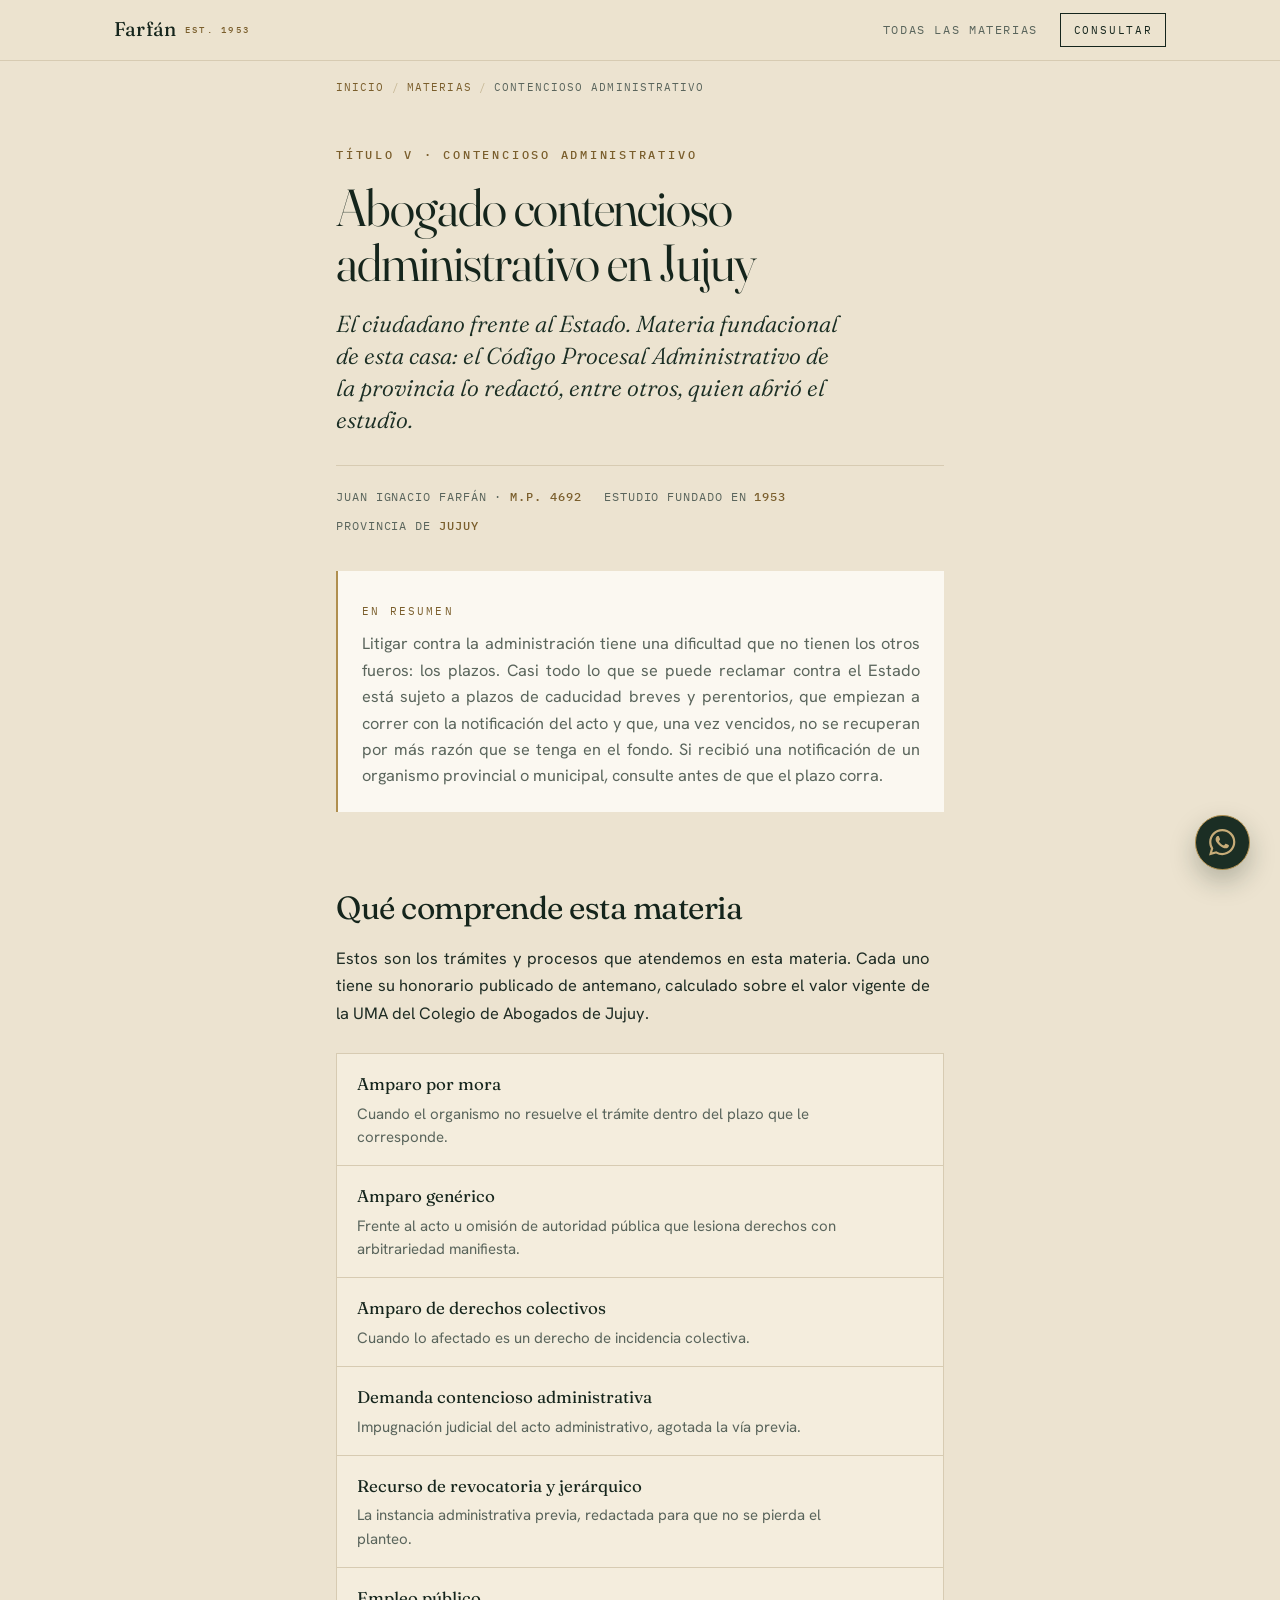
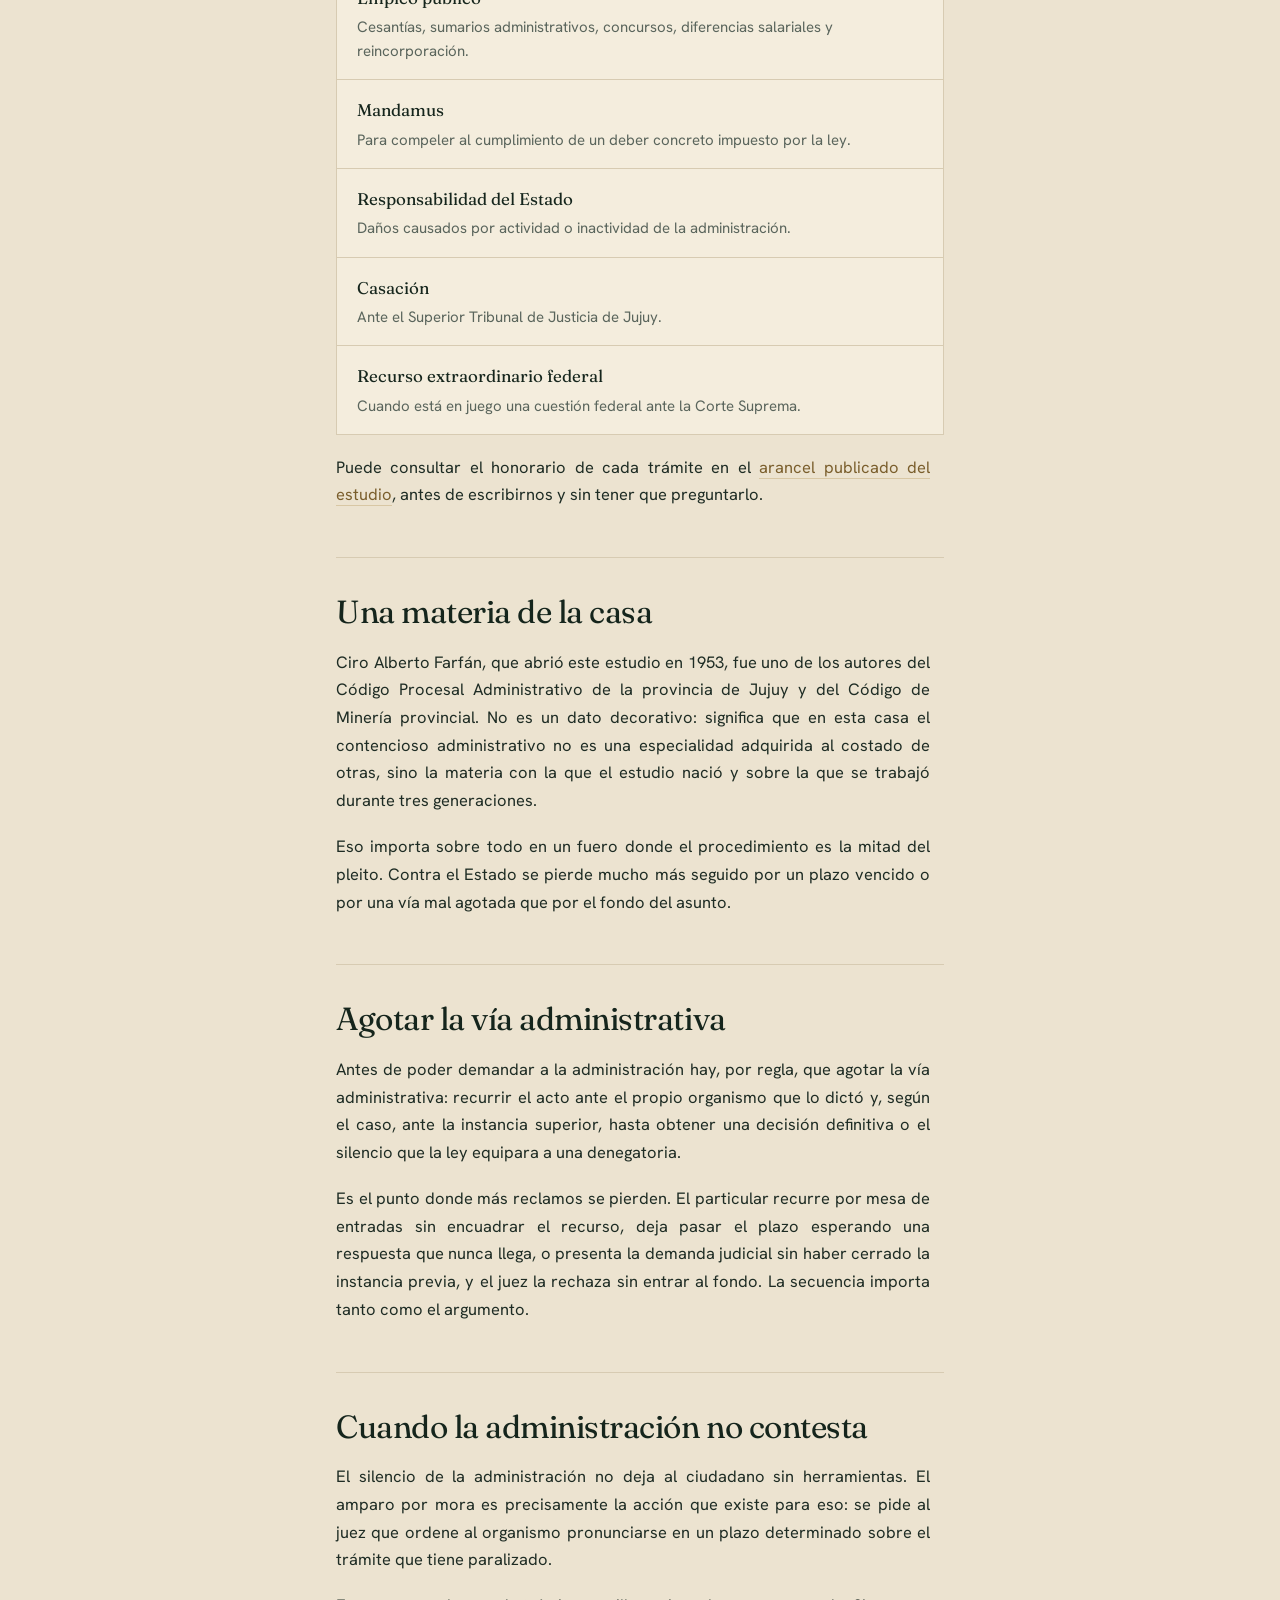
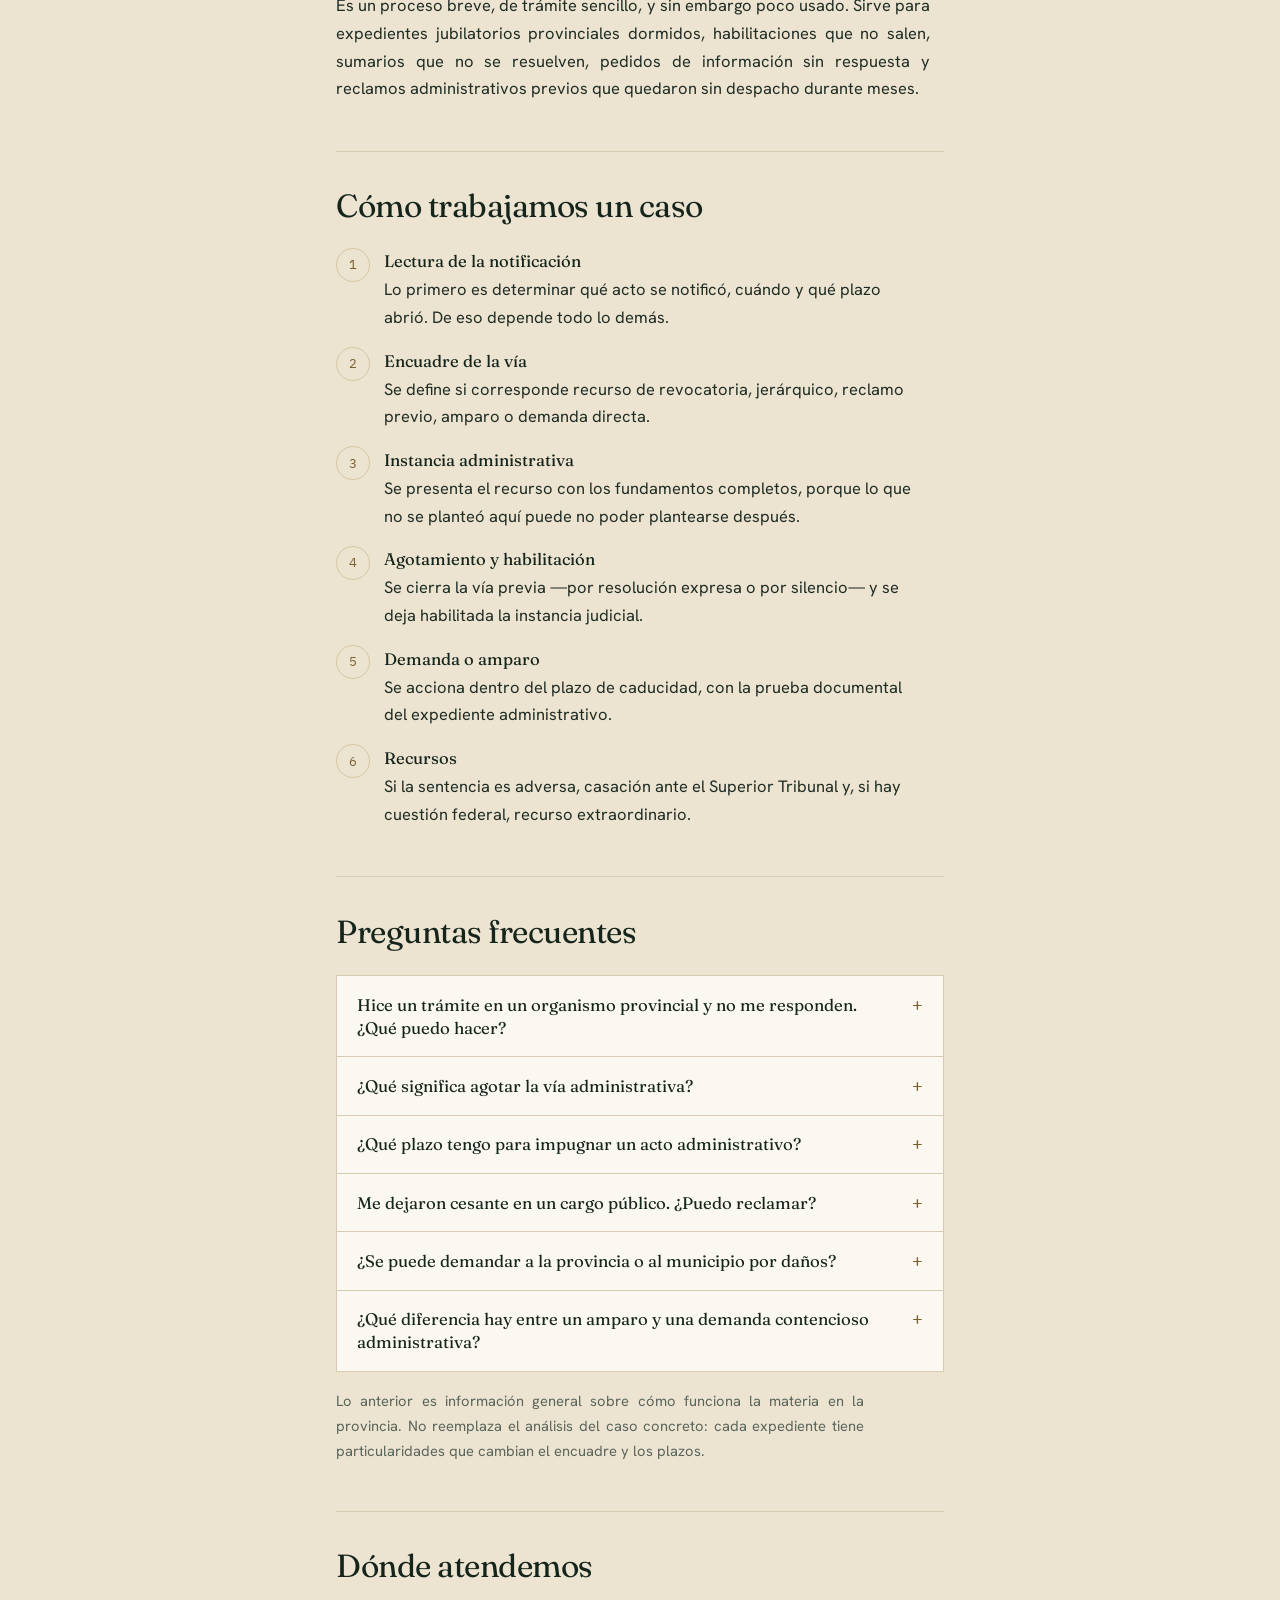
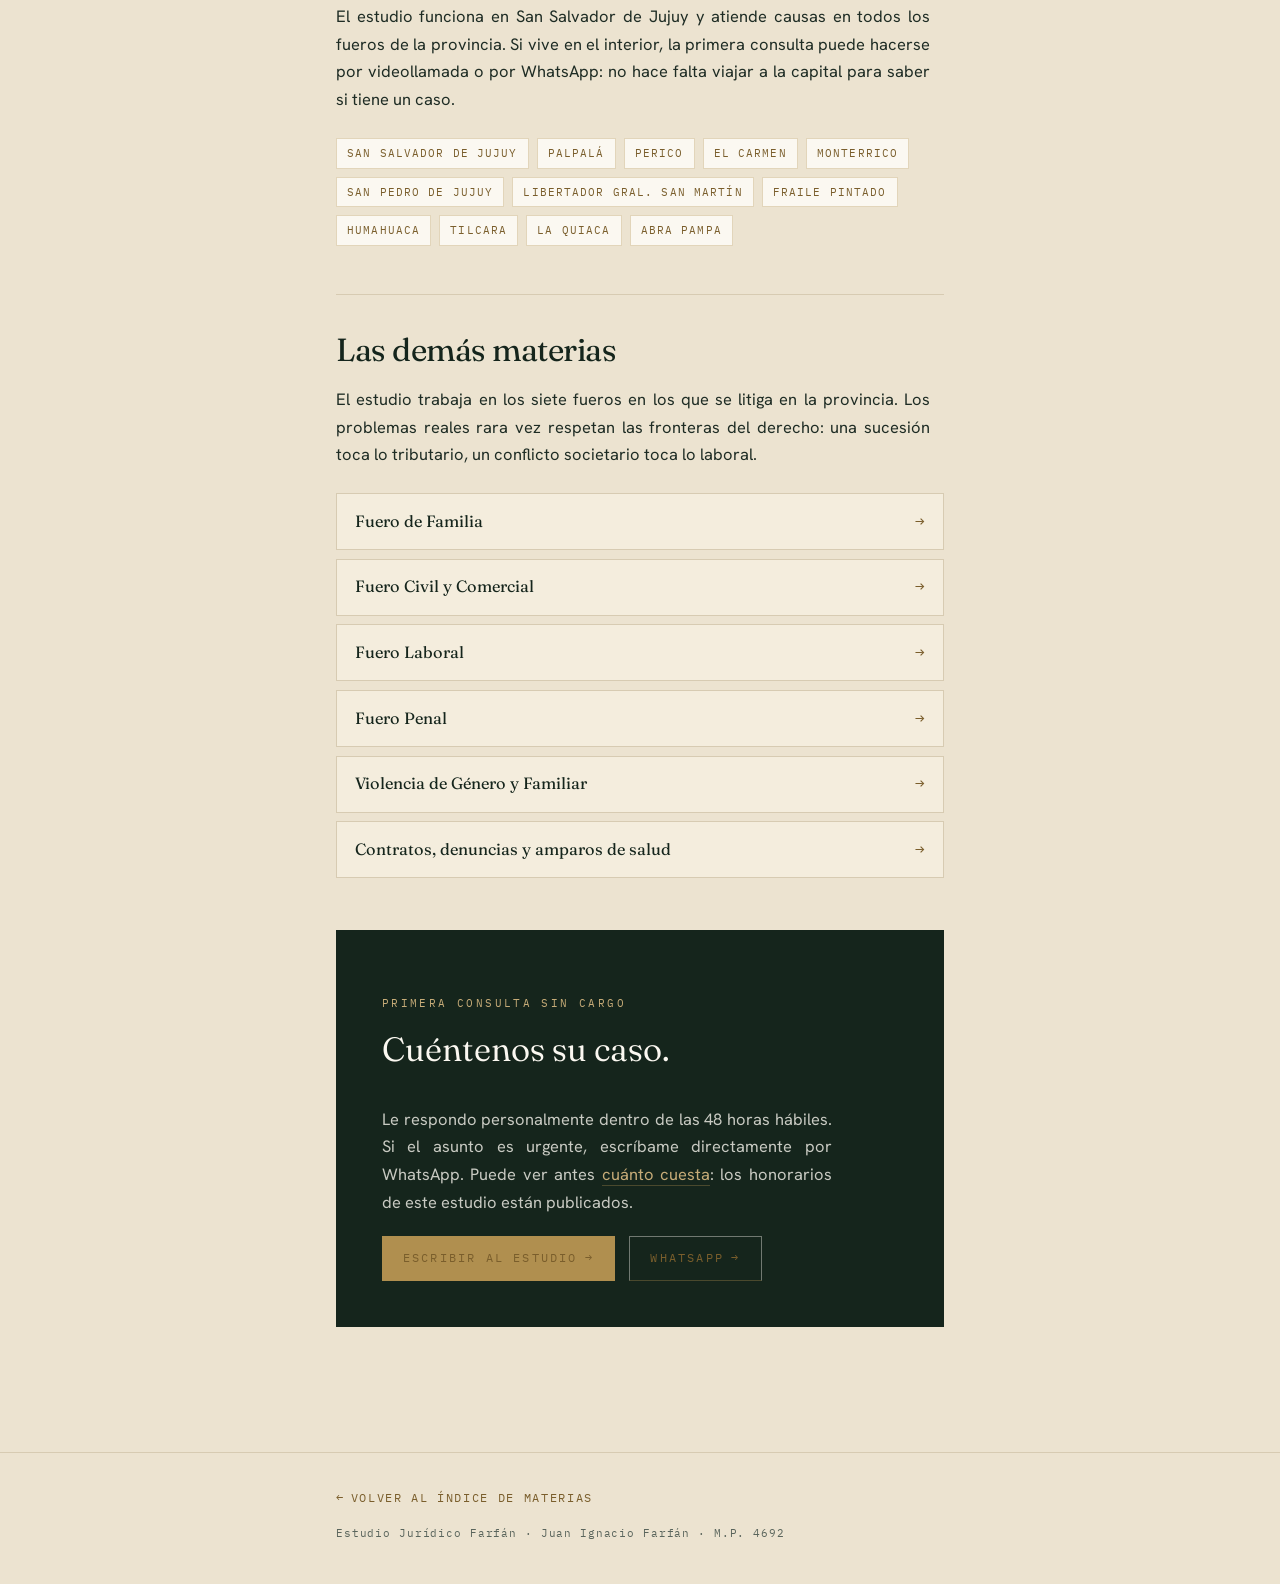
<file: materias/contencioso-administrativo/index.html>
<!doctype html>
<html lang="es-AR">
<head>
<meta charset="utf-8">
<meta name="viewport" content="width=device-width, initial-scale=1, viewport-fit=cover">
<meta name="color-scheme" content="light">
<title>Abogado Contencioso Administrativo en Jujuy — Amparos contra el Estado | Estudio Farfán</title>
<meta name="description" content="Abogado contencioso administrativo en Jujuy: amparo por mora, amparo genérico, demandas contra la provincia y los municipios, empleo público y recursos. Materia fundacional del Estudio Jurídico Farfán.">
<meta name="robots" content="index,follow,max-snippet:-1,max-image-preview:large,max-video-preview:-1">
<meta name="author" content="Juan Ignacio Farfán">
<meta name="geo.region" content="AR-Y">
<meta name="geo.placename" content="San Salvador de Jujuy">
<meta name="theme-color" content="#15251C">
<link rel="canonical" href="https://estudiofarfan.netlify.app/materias/contencioso-administrativo/">
<link rel="icon" href="data:image/svg+xml,%3Csvg%20xmlns='http://www.w3.org/2000/svg'%20viewBox='0%200%2064%2064'%3E%3Crect%20width='64'%20height='64'%20fill='%2315251C'/%3E%3Ctext%20x='32'%20y='45'%20font-family='Georgia,serif'%20font-size='40'%20fill='%23B08F4F'%20text-anchor='middle'%3EF%3C/text%3E%3C/svg%3E">

<!-- Open Graph / compartir -->
<meta property="og:type" content="website">
<meta property="og:site_name" content="Estudio Jurídico Farfán">
<meta property="og:locale" content="es_AR">
<meta property="og:title" content="Abogado contencioso administrativo en Jujuy — Estudio Jurídico Farfán">
<meta property="og:description" content="El ciudadano frente al Estado. Amparos, recursos y demandas contra la administración provincial y municipal en Jujuy.">
<meta property="og:url" content="https://estudiofarfan.netlify.app/materias/contencioso-administrativo/">
<meta property="og:image" content="https://estudiofarfan.netlify.app/og-farfan.jpg">
<meta property="og:image:width" content="1200">
<meta property="og:image:height" content="630">
<meta name="twitter:card" content="summary_large_image">
<meta name="twitter:title" content="Abogado contencioso administrativo en Jujuy — Estudio Jurídico Farfán">
<meta name="twitter:description" content="El ciudadano frente al Estado. Amparos, recursos y demandas contra la administración provincial y municipal en Jujuy.">
<meta name="twitter:image" content="https://estudiofarfan.netlify.app/og-farfan.jpg">

<link rel="preconnect" href="https://fonts.googleapis.com">
<link rel="preconnect" href="https://fonts.gstatic.com" crossorigin>
<link href="https://fonts.googleapis.com/css2?family=Fraunces:ital,opsz,wght@0,9..144,300..600;1,9..144,300..500&amp;family=Hanken+Grotesk:wght@300;400;500;600&amp;family=IBM+Plex+Mono:wght@400;500&amp;display=swap" rel="stylesheet">
<link rel="stylesheet" href="/assets/materia.css">

<!-- Datos estructurados: servicio jurídico, miga de pan y preguntas frecuentes -->
<script type="application/ld+json">
{
  "@context": "https://schema.org",
  "@graph": [
    {
      "@type": "WebPage",
      "@id": "https://estudiofarfan.netlify.app/materias/contencioso-administrativo/#page",
      "url": "https://estudiofarfan.netlify.app/materias/contencioso-administrativo/",
      "name": "Abogado Contencioso Administrativo en Jujuy — Amparos contra el Estado | Estudio Farfán",
      "description": "Abogado contencioso administrativo en Jujuy: amparo por mora, amparo genérico, demandas contra la provincia y los municipios, empleo público y recursos. Materia fundacional del Estudio Jurídico Farfán.",
      "inLanguage": "es-AR",
      "isPartOf": {
        "@id": "https://estudiofarfan.netlify.app/#website"
      },
      "about": {
        "@id": "https://estudiofarfan.netlify.app/#estudio"
      },
      "breadcrumb": {
        "@id": "https://estudiofarfan.netlify.app/materias/contencioso-administrativo/#crumbs"
      }
    },
    {
      "@type": "BreadcrumbList",
      "@id": "https://estudiofarfan.netlify.app/materias/contencioso-administrativo/#crumbs",
      "itemListElement": [
        {
          "@type": "ListItem",
          "position": 1,
          "name": "Inicio",
          "item": "https://estudiofarfan.netlify.app/"
        },
        {
          "@type": "ListItem",
          "position": 2,
          "name": "Materias",
          "item": "https://estudiofarfan.netlify.app/#materias"
        },
        {
          "@type": "ListItem",
          "position": 3,
          "name": "Contencioso Administrativo",
          "item": "https://estudiofarfan.netlify.app/materias/contencioso-administrativo/"
        }
      ]
    },
    {
      "@type": "Service",
      "@id": "https://estudiofarfan.netlify.app/materias/contencioso-administrativo/#servicio",
      "serviceType": "Abogado contencioso administrativo en Jujuy",
      "name": "Contencioso Administrativo",
      "description": "Abogado contencioso administrativo en Jujuy: amparo por mora, amparo genérico, demandas contra la provincia y los municipios, empleo público y recursos. Materia fundacional del Estudio Jurídico Farfán.",
      "provider": {
        "@id": "https://estudiofarfan.netlify.app/#estudio"
      },
      "areaServed": [
        {
          "@type": "AdministrativeArea",
          "name": "Provincia de Jujuy, Argentina"
        },
        {
          "@type": "City",
          "name": "San Salvador de Jujuy"
        },
        {
          "@type": "City",
          "name": "Palpalá"
        },
        {
          "@type": "City",
          "name": "Perico"
        },
        {
          "@type": "City",
          "name": "El Carmen"
        },
        {
          "@type": "City",
          "name": "Monterrico"
        },
        {
          "@type": "City",
          "name": "San Pedro de Jujuy"
        },
        {
          "@type": "City",
          "name": "Libertador Gral. San Martín"
        },
        {
          "@type": "City",
          "name": "Fraile Pintado"
        },
        {
          "@type": "City",
          "name": "Humahuaca"
        },
        {
          "@type": "City",
          "name": "Tilcara"
        },
        {
          "@type": "City",
          "name": "La Quiaca"
        },
        {
          "@type": "City",
          "name": "Abra Pampa"
        }
      ],
      "availableChannel": {
        "@type": "ServiceChannel",
        "serviceUrl": "https://estudiofarfan.netlify.app/materias/contencioso-administrativo/",
        "servicePhone": {
          "@type": "ContactPoint",
          "telephone": "+543885800175",
          "contactType": "customer service",
          "areaServed": "AR",
          "availableLanguage": "Spanish"
        }
      },
      "hasOfferCatalog": {
        "@type": "OfferCatalog",
        "name": "Trámites de Contencioso Administrativo",
        "itemListElement": [
          {
            "@type": "Offer",
            "itemOffered": {
              "@type": "Service",
              "name": "Amparo por mora",
              "description": "Cuando el organismo no resuelve el trámite dentro del plazo que le corresponde."
            }
          },
          {
            "@type": "Offer",
            "itemOffered": {
              "@type": "Service",
              "name": "Amparo genérico",
              "description": "Frente al acto u omisión de autoridad pública que lesiona derechos con arbitrariedad manifiesta."
            }
          },
          {
            "@type": "Offer",
            "itemOffered": {
              "@type": "Service",
              "name": "Amparo de derechos colectivos",
              "description": "Cuando lo afectado es un derecho de incidencia colectiva."
            }
          },
          {
            "@type": "Offer",
            "itemOffered": {
              "@type": "Service",
              "name": "Demanda contencioso administrativa",
              "description": "Impugnación judicial del acto administrativo, agotada la vía previa."
            }
          },
          {
            "@type": "Offer",
            "itemOffered": {
              "@type": "Service",
              "name": "Recurso de revocatoria y jerárquico",
              "description": "La instancia administrativa previa, redactada para que no se pierda el planteo."
            }
          },
          {
            "@type": "Offer",
            "itemOffered": {
              "@type": "Service",
              "name": "Empleo público",
              "description": "Cesantías, sumarios administrativos, concursos, diferencias salariales y reincorporación."
            }
          },
          {
            "@type": "Offer",
            "itemOffered": {
              "@type": "Service",
              "name": "Mandamus",
              "description": "Para compeler al cumplimiento de un deber concreto impuesto por la ley."
            }
          },
          {
            "@type": "Offer",
            "itemOffered": {
              "@type": "Service",
              "name": "Responsabilidad del Estado",
              "description": "Daños causados por actividad o inactividad de la administración."
            }
          },
          {
            "@type": "Offer",
            "itemOffered": {
              "@type": "Service",
              "name": "Casación",
              "description": "Ante el Superior Tribunal de Justicia de Jujuy."
            }
          },
          {
            "@type": "Offer",
            "itemOffered": {
              "@type": "Service",
              "name": "Recurso extraordinario federal",
              "description": "Cuando está en juego una cuestión federal ante la Corte Suprema."
            }
          }
        ]
      }
    },
    {
      "@type": "FAQPage",
      "@id": "https://estudiofarfan.netlify.app/materias/contencioso-administrativo/#faq",
      "mainEntity": [
        {
          "@type": "Question",
          "name": "Hice un trámite en un organismo provincial y no me responden. ¿Qué puedo hacer?",
          "acceptedAnswer": {
            "@type": "Answer",
            "text": "Existe una acción específica para eso: el amparo por mora. Se solicita al juez que intime al organismo a pronunciarse sobre el trámite dentro de un plazo determinado. Es un proceso breve y de trámite sencillo. Antes conviene presentar un pronto despacho en el propio expediente administrativo, que además de poder destrabar el trámite deja constancia de la demora. Sirve tanto para expedientes previsionales provinciales como para habilitaciones, sumarios, pedidos de información y reclamos que quedaron sin resolver."
          }
        },
        {
          "@type": "Question",
          "name": "¿Qué significa agotar la vía administrativa?",
          "acceptedAnswer": {
            "@type": "Answer",
            "text": "Significa recorrer y cerrar la instancia de reclamo ante la propia administración antes de poder ir a la justicia. Según el caso, implica interponer recurso de revocatoria ante el órgano que dictó el acto, recurso jerárquico ante el superior, o un reclamo administrativo previo, y obtener una decisión definitiva —o el silencio que la ley equipara a denegatoria—. Si se demanda sin haber agotado esa vía, la demanda se rechaza sin que el juez llegue a analizar si el ciudadano tenía razón. Es el error más caro y más frecuente de esta materia."
          }
        },
        {
          "@type": "Question",
          "name": "¿Qué plazo tengo para impugnar un acto administrativo?",
          "acceptedAnswer": {
            "@type": "Answer",
            "text": "Los plazos en materia administrativa son breves y perentorios, y varían según el tipo de acto, el organismo y la vía que corresponda. Se cuentan desde la notificación, no desde que uno entiende el problema o consigue el asesoramiento. Por eso la recomendación práctica es una sola: si recibió una notificación de un organismo provincial o municipal que lo perjudica, consulte de inmediato, aunque todavía no haya decidido qué hacer. Un plazo de caducidad vencido no se recupera, por más sólido que sea el planteo de fondo."
          }
        },
        {
          "@type": "Question",
          "name": "Me dejaron cesante en un cargo público. ¿Puedo reclamar?",
          "acceptedAnswer": {
            "@type": "Answer",
            "text": "Sí. La cesantía y la exoneración son actos administrativos impugnables, tanto por vicios del procedimiento —sumario mal sustanciado, derecho de defensa restringido, falta de motivación— como por el fondo de la sanción y su proporcionalidad. El reclamo puede comprender la reincorporación y los salarios caídos. Como en todo lo administrativo, lo primero es verificar en qué estado quedó el sumario y qué plazos abrió la notificación de la cesantía."
          }
        },
        {
          "@type": "Question",
          "name": "¿Se puede demandar a la provincia o al municipio por daños?",
          "acceptedAnswer": {
            "@type": "Answer",
            "text": "Sí. El Estado responde por los daños que cause su actividad —por ejemplo, un acto ilegítimo que produce un perjuicio patrimonial— y también por su omisión, cuando incumple un deber concreto de actuar que la norma le impone. Estos reclamos tienen requisitos y plazos propios, distintos de los del reclamo civil entre particulares, y generalmente exigen agotar previamente la vía administrativa. Conviene analizarlos apenas se produce el daño."
          }
        },
        {
          "@type": "Question",
          "name": "¿Qué diferencia hay entre un amparo y una demanda contencioso administrativa?",
          "acceptedAnswer": {
            "@type": "Answer",
            "text": "El amparo es una vía excepcional y rápida, reservada para los casos en que la lesión al derecho es manifiestamente arbitraria o ilegal y no existe otro remedio judicial más idóneo. Se tramita con plazos muy abreviados. La demanda contencioso administrativa es la vía ordinaria: más lenta, con amplitud de debate y de prueba, y con la exigencia de haber agotado la instancia administrativa previa. Elegir mal la vía puede costar el rechazo sin análisis del fondo, de modo que la decisión es parte de la estrategia, no un trámite."
          }
        }
      ]
    }
  ]
}
</script>
</head>

<body>
<a class="skip" href="#contenido">Ir al contenido</a>

<header class="doc-head">
  <div class="doc-head-inner">
    <a class="brand" href="/">Farfán <small>Est. 1953</small></a>
    <div class="head-side">
      <a class="head-back" href="/#materias">Todas las materias</a>
      <a class="head-cta" href="/#contacto">Consultar</a>
    </div>
  </div>
</header>

<nav class="crumbs reading" aria-label="Ruta de navegación">
  <ol>
    <li><a href="/">Inicio</a></li>
    <li><a href="/#materias">Materias</a></li>
    <li><span aria-current="page">Contencioso Administrativo</span></li>
  </ol>
</nav>

<main id="contenido">

  <div class="masthead reading">
    <p class="eyebrow">Título V · Contencioso Administrativo</p>
    <h1 class="doc-title">Abogado contencioso administrativo en Jujuy</h1>
    <p class="doc-deck">El ciudadano frente al Estado. Materia fundacional de esta casa: el Código Procesal Administrativo de la provincia lo redactó, entre otros, quien abrió el estudio.</p>
    <div class="doc-meta">
      <span>Juan Ignacio Farfán · <b>M.P. 4692</b></span>
      <span>Estudio fundado en <b>1953</b></span>
      <span>Provincia de <b>Jujuy</b></span>
    </div>

    <div class="abstract">
      <p class="lbl">En resumen</p>
      <p>Litigar contra la administración tiene una dificultad que no tienen los otros fueros: los plazos. Casi todo lo que se puede reclamar contra el Estado está sujeto a plazos de caducidad breves y perentorios, que empiezan a correr con la notificación del acto y que, una vez vencidos, no se recuperan por más razón que se tenga en el fondo. Si recibió una notificación de un organismo provincial o municipal, consulte antes de que el plazo corra.</p>
    </div>
  </div>

  <article class="prose reading">

    <section class="doc-sec" id="tramites">
      <h2 class="doc-h2">Qué comprende esta materia</h2>
      <p>Estos son los trámites y procesos que atendemos en esta materia. Cada uno tiene su honorario publicado de antemano, calculado sobre el valor vigente de la UMA del Colegio de Abogados de Jujuy.</p>
      <ul class="tramites">
        <li><span class="t">Amparo por mora</span><span class="d">Cuando el organismo no resuelve el trámite dentro del plazo que le corresponde.</span></li>
        <li><span class="t">Amparo genérico</span><span class="d">Frente al acto u omisión de autoridad pública que lesiona derechos con arbitrariedad manifiesta.</span></li>
        <li><span class="t">Amparo de derechos colectivos</span><span class="d">Cuando lo afectado es un derecho de incidencia colectiva.</span></li>
        <li><span class="t">Demanda contencioso administrativa</span><span class="d">Impugnación judicial del acto administrativo, agotada la vía previa.</span></li>
        <li><span class="t">Recurso de revocatoria y jerárquico</span><span class="d">La instancia administrativa previa, redactada para que no se pierda el planteo.</span></li>
        <li><span class="t">Empleo público</span><span class="d">Cesantías, sumarios administrativos, concursos, diferencias salariales y reincorporación.</span></li>
        <li><span class="t">Mandamus</span><span class="d">Para compeler al cumplimiento de un deber concreto impuesto por la ley.</span></li>
        <li><span class="t">Responsabilidad del Estado</span><span class="d">Daños causados por actividad o inactividad de la administración.</span></li>
        <li><span class="t">Casación</span><span class="d">Ante el Superior Tribunal de Justicia de Jujuy.</span></li>
        <li><span class="t">Recurso extraordinario federal</span><span class="d">Cuando está en juego una cuestión federal ante la Corte Suprema.</span></li>
      </ul>
      <p>Puede consultar el honorario de cada trámite en el <a href="/honorarios/#area-contencioso">arancel publicado del estudio</a>, antes de escribirnos y sin tener que preguntarlo.</p>
    </section>

    <section class="doc-sec" id="s1">
      <h2 class="doc-h2">Una materia de la casa</h2>
      <p>Ciro Alberto Farfán, que abrió este estudio en 1953, fue uno de los autores del Código Procesal Administrativo de la provincia de Jujuy y del Código de Minería provincial. No es un dato decorativo: significa que en esta casa el contencioso administrativo no es una especialidad adquirida al costado de otras, sino la materia con la que el estudio nació y sobre la que se trabajó durante tres generaciones.</p>
      <p>Eso importa sobre todo en un fuero donde el procedimiento es la mitad del pleito. Contra el Estado se pierde mucho más seguido por un plazo vencido o por una vía mal agotada que por el fondo del asunto.</p>
    </section>

    <section class="doc-sec" id="s2">
      <h2 class="doc-h2">Agotar la vía administrativa</h2>
      <p>Antes de poder demandar a la administración hay, por regla, que agotar la vía administrativa: recurrir el acto ante el propio organismo que lo dictó y, según el caso, ante la instancia superior, hasta obtener una decisión definitiva o el silencio que la ley equipara a una denegatoria.</p>
      <p>Es el punto donde más reclamos se pierden. El particular recurre por mesa de entradas sin encuadrar el recurso, deja pasar el plazo esperando una respuesta que nunca llega, o presenta la demanda judicial sin haber cerrado la instancia previa, y el juez la rechaza sin entrar al fondo. La secuencia importa tanto como el argumento.</p>
    </section>

    <section class="doc-sec" id="s3">
      <h2 class="doc-h2">Cuando la administración no contesta</h2>
      <p>El silencio de la administración no deja al ciudadano sin herramientas. El amparo por mora es precisamente la acción que existe para eso: se pide al juez que ordene al organismo pronunciarse en un plazo determinado sobre el trámite que tiene paralizado.</p>
      <p>Es un proceso breve, de trámite sencillo, y sin embargo poco usado. Sirve para expedientes jubilatorios provinciales dormidos, habilitaciones que no salen, sumarios que no se resuelven, pedidos de información sin respuesta y reclamos administrativos previos que quedaron sin despacho durante meses.</p>
    </section>

    <section class="doc-sec" id="como-trabajamos">
      <h2 class="doc-h2">Cómo trabajamos un caso</h2>
      <ol class="steps">
        <li><b>Lectura de la notificación</b>Lo primero es determinar qué acto se notificó, cuándo y qué plazo abrió. De eso depende todo lo demás.</li>
        <li><b>Encuadre de la vía</b>Se define si corresponde recurso de revocatoria, jerárquico, reclamo previo, amparo o demanda directa.</li>
        <li><b>Instancia administrativa</b>Se presenta el recurso con los fundamentos completos, porque lo que no se planteó aquí puede no poder plantearse después.</li>
        <li><b>Agotamiento y habilitación</b>Se cierra la vía previa —por resolución expresa o por silencio— y se deja habilitada la instancia judicial.</li>
        <li><b>Demanda o amparo</b>Se acciona dentro del plazo de caducidad, con la prueba documental del expediente administrativo.</li>
        <li><b>Recursos</b>Si la sentencia es adversa, casación ante el Superior Tribunal y, si hay cuestión federal, recurso extraordinario.</li>
      </ol>
    </section>

    <section class="doc-sec" id="preguntas">
      <h2 class="doc-h2">Preguntas frecuentes</h2>
      <div class="faq">
        <details>
          <summary>Hice un trámite en un organismo provincial y no me responden. ¿Qué puedo hacer?</summary>
          <div class="a">
            <p>Existe una acción específica para eso: el amparo por mora. Se solicita al juez que intime al organismo a pronunciarse sobre el trámite dentro de un plazo determinado. Es un proceso breve y de trámite sencillo.</p>
            <p>Antes conviene presentar un pronto despacho en el propio expediente administrativo, que además de poder destrabar el trámite deja constancia de la demora. Sirve tanto para expedientes previsionales provinciales como para habilitaciones, sumarios, pedidos de información y reclamos que quedaron sin resolver.</p>
          </div>
        </details>
        <details>
          <summary>¿Qué significa agotar la vía administrativa?</summary>
          <div class="a">
            <p>Significa recorrer y cerrar la instancia de reclamo ante la propia administración antes de poder ir a la justicia. Según el caso, implica interponer recurso de revocatoria ante el órgano que dictó el acto, recurso jerárquico ante el superior, o un reclamo administrativo previo, y obtener una decisión definitiva —o el silencio que la ley equipara a denegatoria—.</p>
            <p>Si se demanda sin haber agotado esa vía, la demanda se rechaza sin que el juez llegue a analizar si el ciudadano tenía razón. Es el error más caro y más frecuente de esta materia.</p>
          </div>
        </details>
        <details>
          <summary>¿Qué plazo tengo para impugnar un acto administrativo?</summary>
          <div class="a">
            <p>Los plazos en materia administrativa son breves y perentorios, y varían según el tipo de acto, el organismo y la vía que corresponda. Se cuentan desde la notificación, no desde que uno entiende el problema o consigue el asesoramiento.</p>
            <p>Por eso la recomendación práctica es una sola: si recibió una notificación de un organismo provincial o municipal que lo perjudica, consulte de inmediato, aunque todavía no haya decidido qué hacer. Un plazo de caducidad vencido no se recupera, por más sólido que sea el planteo de fondo.</p>
          </div>
        </details>
        <details>
          <summary>Me dejaron cesante en un cargo público. ¿Puedo reclamar?</summary>
          <div class="a">
            <p>Sí. La cesantía y la exoneración son actos administrativos impugnables, tanto por vicios del procedimiento —sumario mal sustanciado, derecho de defensa restringido, falta de motivación— como por el fondo de la sanción y su proporcionalidad.</p>
            <p>El reclamo puede comprender la reincorporación y los salarios caídos. Como en todo lo administrativo, lo primero es verificar en qué estado quedó el sumario y qué plazos abrió la notificación de la cesantía.</p>
          </div>
        </details>
        <details>
          <summary>¿Se puede demandar a la provincia o al municipio por daños?</summary>
          <div class="a">
            <p>Sí. El Estado responde por los daños que cause su actividad —por ejemplo, un acto ilegítimo que produce un perjuicio patrimonial— y también por su omisión, cuando incumple un deber concreto de actuar que la norma le impone.</p>
            <p>Estos reclamos tienen requisitos y plazos propios, distintos de los del reclamo civil entre particulares, y generalmente exigen agotar previamente la vía administrativa. Conviene analizarlos apenas se produce el daño.</p>
          </div>
        </details>
        <details>
          <summary>¿Qué diferencia hay entre un amparo y una demanda contencioso administrativa?</summary>
          <div class="a">
            <p>El amparo es una vía excepcional y rápida, reservada para los casos en que la lesión al derecho es manifiestamente arbitraria o ilegal y no existe otro remedio judicial más idóneo. Se tramita con plazos muy abreviados.</p>
            <p>La demanda contencioso administrativa es la vía ordinaria: más lenta, con amplitud de debate y de prueba, y con la exigencia de haber agotado la instancia administrativa previa. Elegir mal la vía puede costar el rechazo sin análisis del fondo, de modo que la decisión es parte de la estrategia, no un trámite.</p>
          </div>
        </details>
      </div>
      <p style="font-size:.92rem;color:var(--text-soft);margin-top:1.1rem">Lo anterior es información general sobre cómo funciona la materia en la provincia. No reemplaza el análisis del caso concreto: cada expediente tiene particularidades que cambian el encuadre y los plazos.</p>
    </section>

    <section class="doc-sec" id="zonas">
      <h2 class="doc-h2">Dónde atendemos</h2>
      <p>El estudio funciona en San Salvador de Jujuy y atiende causas en todos los fueros de la provincia. Si vive en el interior, la primera consulta puede hacerse por videollamada o por WhatsApp: no hace falta viajar a la capital para saber si tiene un caso.</p>
      <div class="zonas">
        <span>San Salvador de Jujuy</span>
        <span>Palpalá</span>
        <span>Perico</span>
        <span>El Carmen</span>
        <span>Monterrico</span>
        <span>San Pedro de Jujuy</span>
        <span>Libertador Gral. San Martín</span>
        <span>Fraile Pintado</span>
        <span>Humahuaca</span>
        <span>Tilcara</span>
        <span>La Quiaca</span>
        <span>Abra Pampa</span>
      </div>
    </section>

    <section class="doc-sec" id="otras">
      <h2 class="doc-h2">Las demás materias</h2>
      <p>El estudio trabaja en los siete fueros en los que se litiga en la provincia. Los problemas reales rara vez respetan las fronteras del derecho: una sucesión toca lo tributario, un conflicto societario toca lo laboral.</p>
      <div class="otras">
        <a href="/materias/familia/"><span class="n">Fuero de Familia</span><span class="arr">&#8594;</span></a>
        <a href="/materias/civil-y-comercial/"><span class="n">Fuero Civil y Comercial</span><span class="arr">&#8594;</span></a>
        <a href="/materias/laboral/"><span class="n">Fuero Laboral</span><span class="arr">&#8594;</span></a>
        <a href="/materias/penal/"><span class="n">Fuero Penal</span><span class="arr">&#8594;</span></a>
        <a href="/materias/violencia-de-genero/"><span class="n">Violencia de Género y Familiar</span><span class="arr">&#8594;</span></a>
        <a href="/materias/contratos-y-amparos-de-salud/"><span class="n">Contratos, denuncias y amparos de salud</span><span class="arr">&#8594;</span></a>
      </div>
    </section>

    <aside class="doc-cta">
      <p class="k">Primera consulta sin cargo</p>
      <h2>Cuéntenos su caso.</h2>
      <p>Le respondo personalmente dentro de las 48 horas hábiles. Si el asunto es urgente, escríbame directamente por WhatsApp. Puede ver antes <a href="/honorarios/#area-contencioso">cuánto cuesta</a>: los honorarios de este estudio están publicados.</p>
      <div class="cta-actions">
        <a class="btn btn-brass" href="/#contacto">Escribir al estudio <span class="arr">&#8594;</span></a>
        <a class="btn btn-ghost" href="https://wa.me/5493885800175?text=Hola.%20Quisiera%20hacer%20una%20consulta%20con%20el%20estudio." target="_blank" rel="noopener">WhatsApp <span class="arr">&#8594;</span></a>
      </div>
    </aside>

  </article>
</main>

<footer class="doc-foot">
  <div class="reading">
    <a class="foot-back" href="/#materias"><span class="arr">&#8592;</span> Volver al índice de materias</a>
    <span class="foot-firm">Estudio Jurídico Farfán · Juan Ignacio Farfán · M.P. 4692</span>
  </div>
</footer>

<!-- Contacto directo por WhatsApp, a la vista en toda la página -->
<a class="wa-float" href="https://wa.me/5493885800175?text=Hola.%20Quisiera%20hacer%20una%20consulta%20con%20el%20estudio." target="_blank" rel="noopener" aria-label="Escribir al estudio por WhatsApp">
  <span class="wa-tip" aria-hidden="true">Escribir por WhatsApp</span>
  <svg viewBox="0 0 24 24" aria-hidden="true" focusable="false"><path d="M17.472 14.382c-.297-.149-1.758-.867-2.03-.967-.273-.099-.471-.148-.67.15-.197.297-.767.966-.94 1.164-.173.199-.347.223-.644.075-.297-.15-1.255-.463-2.39-1.475-.883-.788-1.48-1.761-1.653-2.059-.173-.297-.018-.458.13-.606.134-.133.298-.347.446-.52.149-.174.198-.298.298-.497.099-.198.05-.371-.025-.52-.075-.149-.669-1.612-.916-2.207-.242-.579-.487-.5-.669-.51-.173-.008-.371-.01-.57-.01-.198 0-.52.074-.792.372-.272.297-1.04 1.016-1.04 2.479 0 1.462 1.065 2.875 1.213 3.074.149.198 2.096 3.2 5.077 4.487.709.306 1.262.489 1.694.625.712.227 1.36.195 1.872.118.571-.085 1.758-.719 2.006-1.413.248-.694.248-1.289.173-1.413-.074-.124-.272-.198-.57-.347m-5.421 7.403h-.004a9.87 9.87 0 0 1-5.031-1.378l-.361-.214-3.741.982.998-3.648-.235-.374a9.86 9.86 0 0 1-1.51-5.26c.001-5.45 4.436-9.884 9.888-9.884 2.64 0 5.122 1.03 6.988 2.898a9.825 9.825 0 0 1 2.893 6.994c-.003 5.45-4.437 9.884-9.885 9.884m8.413-18.297A11.815 11.815 0 0 0 12.05 0C5.495 0 .16 5.335.157 11.892c0 2.096.547 4.142 1.588 5.945L.057 24l6.305-1.654a11.882 11.882 0 0 0 5.683 1.448h.005c6.554 0 11.89-5.335 11.893-11.893a11.821 11.821 0 0 0-3.48-8.413Z"/></svg>
</a>

</body>
</html>
</file>
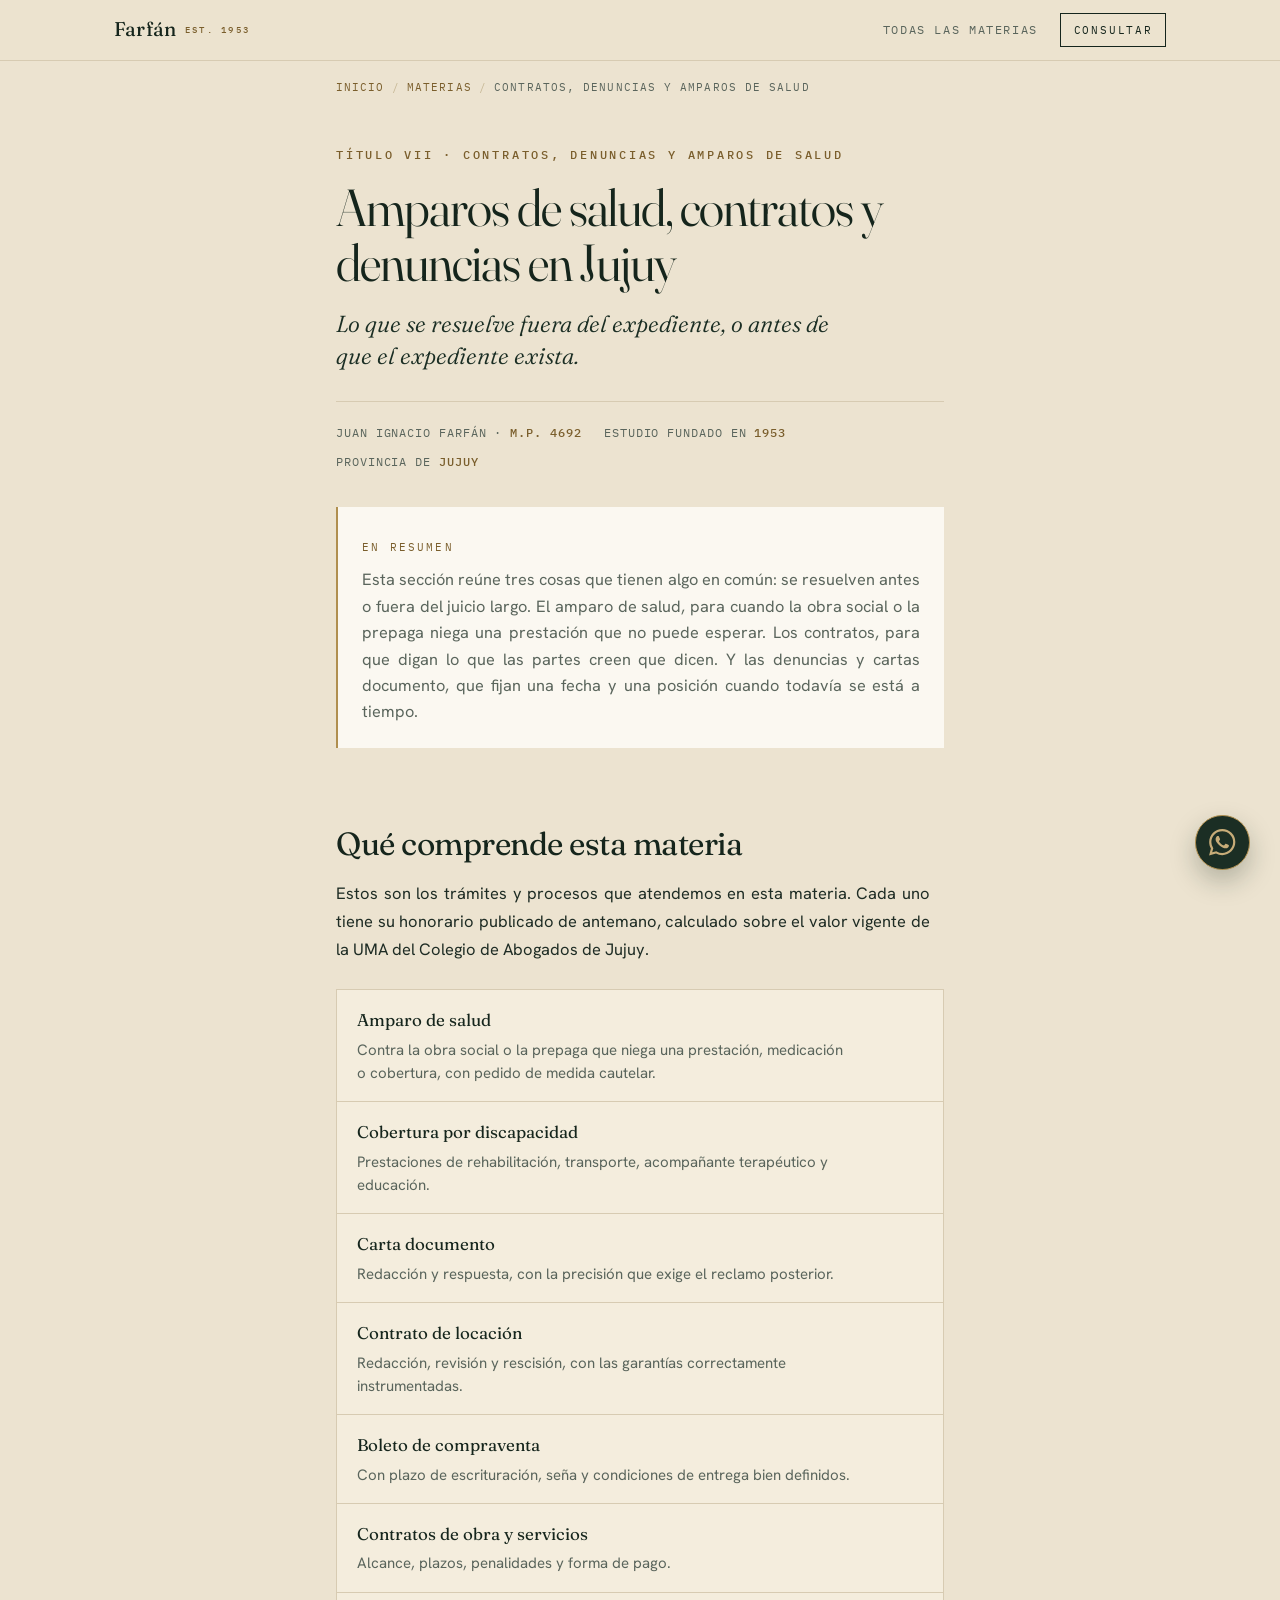
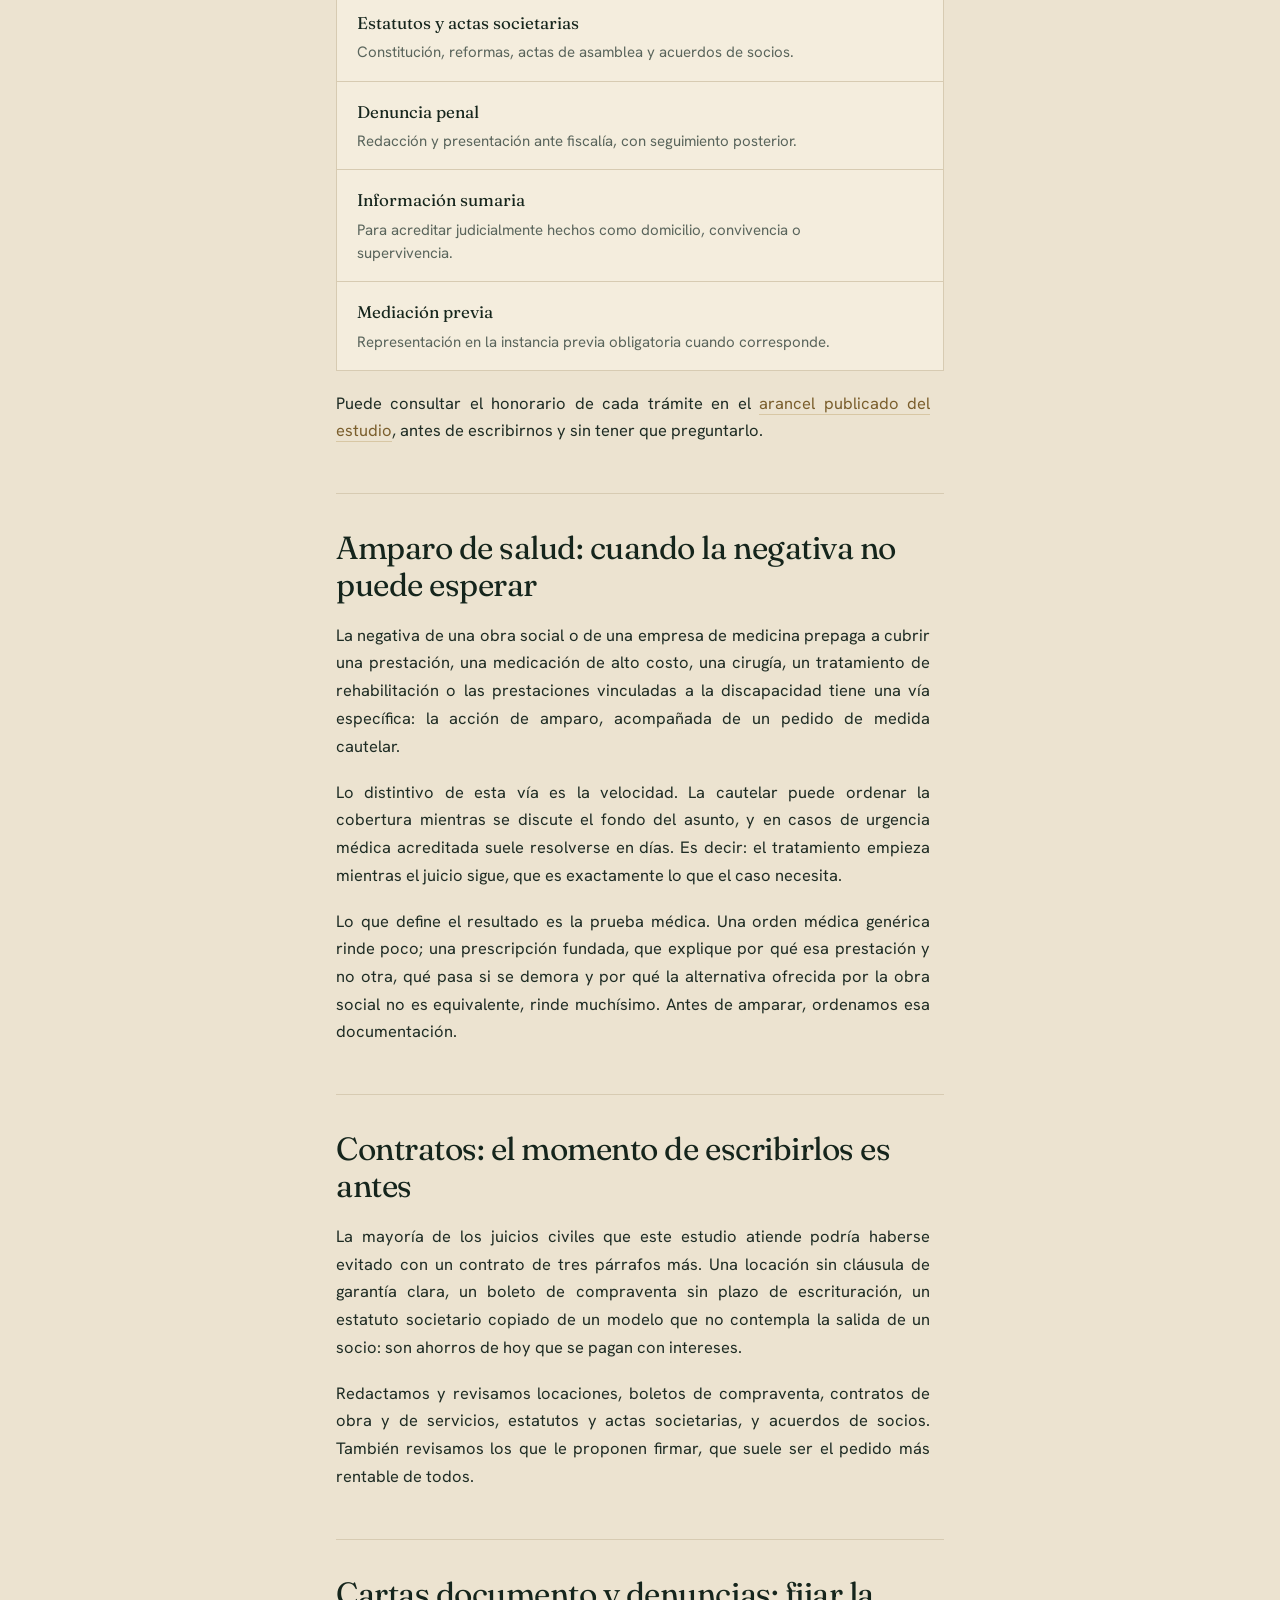
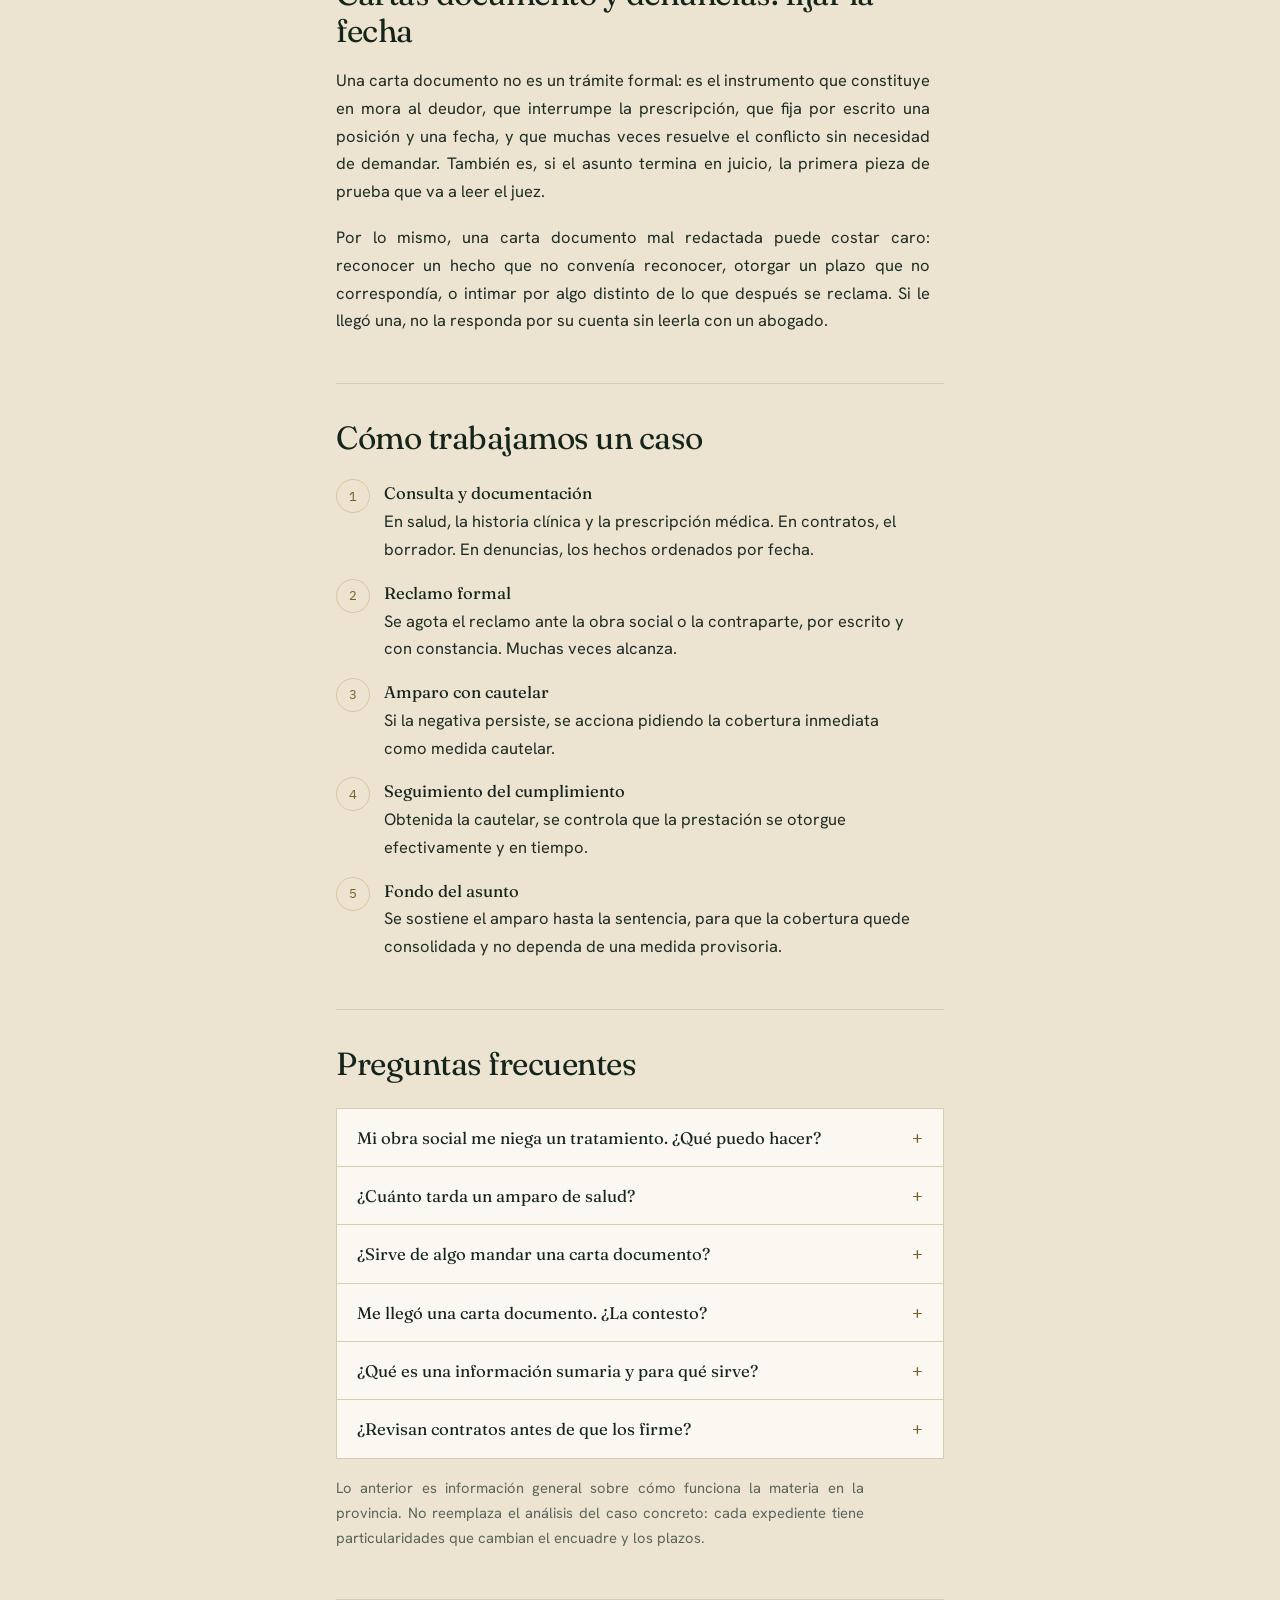
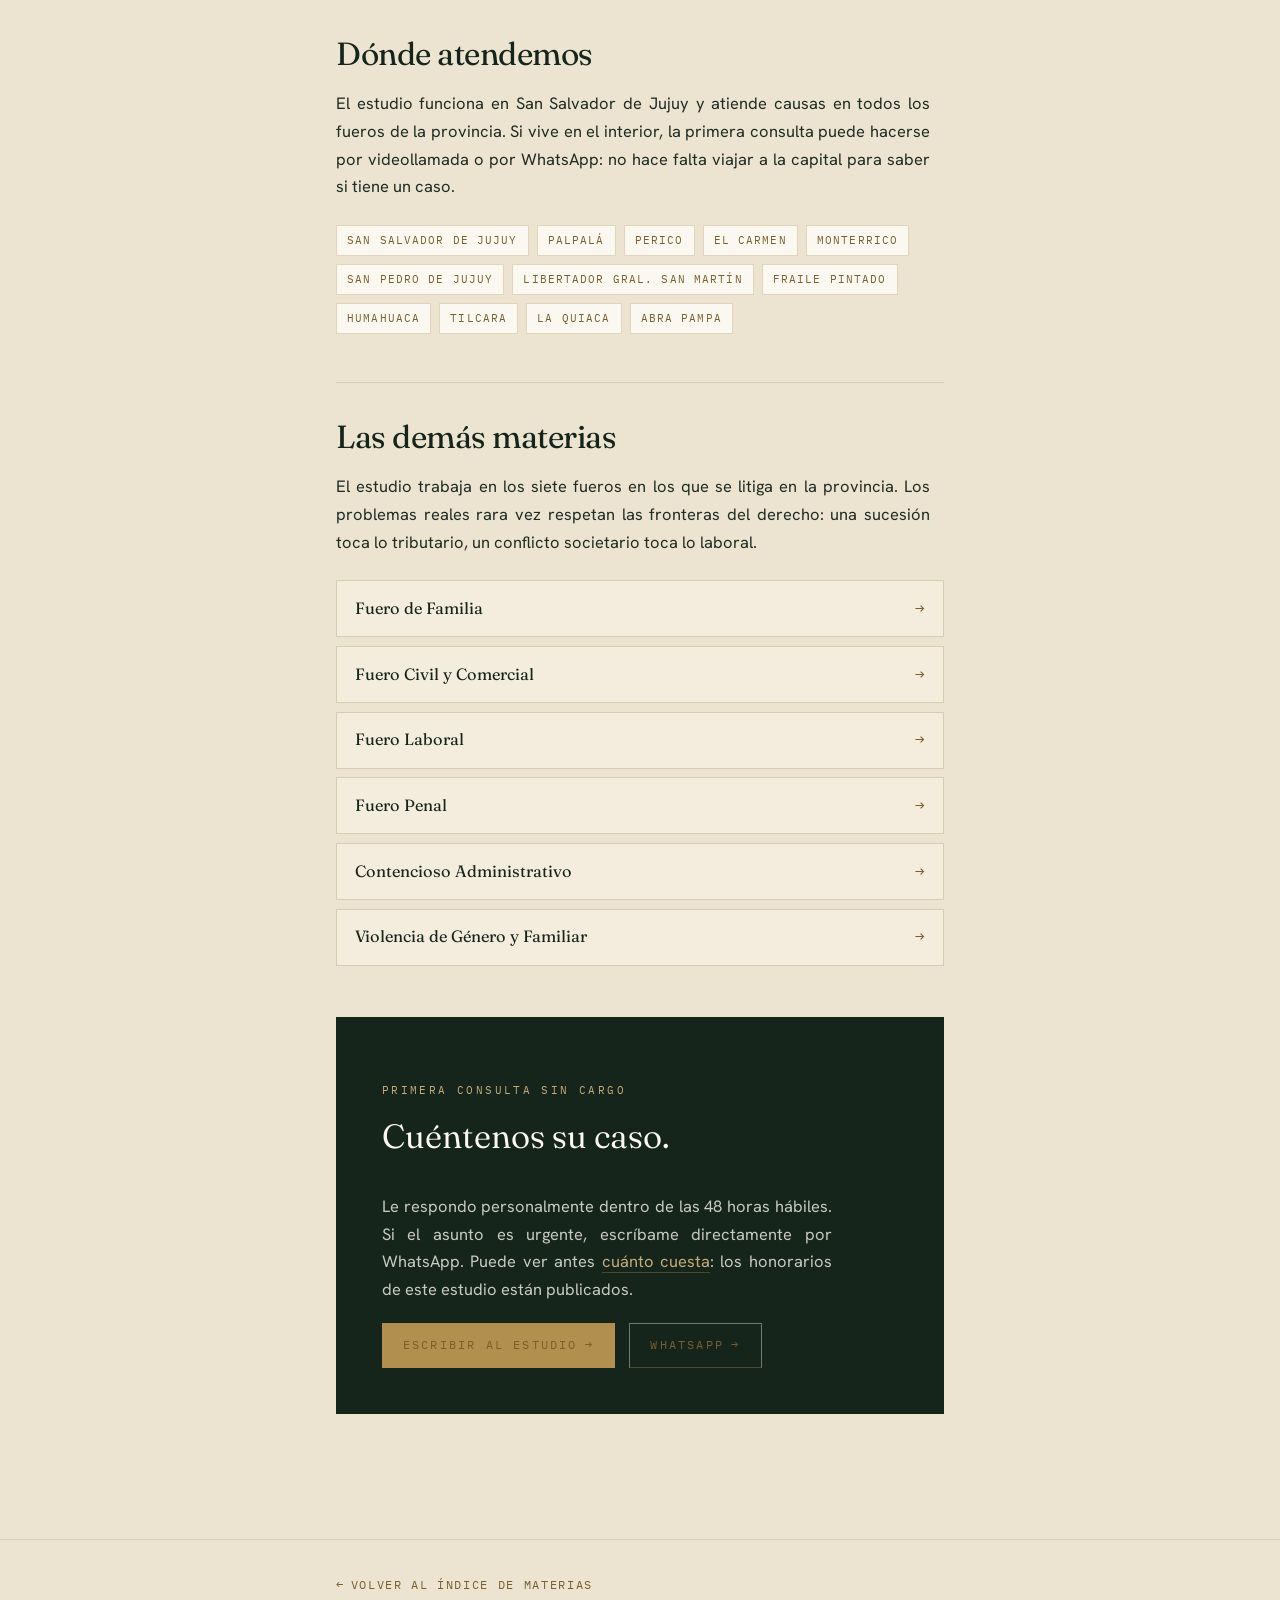
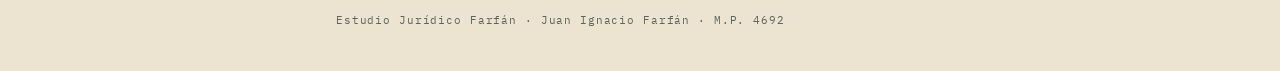
<file: materias/contratos-y-amparos-de-salud/index.html>
<!doctype html>
<html lang="es-AR">
<head>
<meta charset="utf-8">
<meta name="viewport" content="width=device-width, initial-scale=1, viewport-fit=cover">
<meta name="color-scheme" content="light">
<title>Amparo de Salud en Jujuy — Obra Social o Prepaga que Niega Cobertura | Estudio Farfán</title>
<meta name="description" content="Amparo de salud en Jujuy cuando la obra social o la prepaga niega una prestación, medicación o cobertura por discapacidad. También contratos, cartas documento y denuncias. Estudio Jurídico Farfán.">
<meta name="robots" content="index,follow,max-snippet:-1,max-image-preview:large,max-video-preview:-1">
<meta name="author" content="Juan Ignacio Farfán">
<meta name="geo.region" content="AR-Y">
<meta name="geo.placename" content="San Salvador de Jujuy">
<meta name="theme-color" content="#15251C">
<link rel="canonical" href="https://estudiofarfan.netlify.app/materias/contratos-y-amparos-de-salud/">
<link rel="icon" href="data:image/svg+xml,%3Csvg%20xmlns='http://www.w3.org/2000/svg'%20viewBox='0%200%2064%2064'%3E%3Crect%20width='64'%20height='64'%20fill='%2315251C'/%3E%3Ctext%20x='32'%20y='45'%20font-family='Georgia,serif'%20font-size='40'%20fill='%23B08F4F'%20text-anchor='middle'%3EF%3C/text%3E%3C/svg%3E">

<!-- Open Graph / compartir -->
<meta property="og:type" content="website">
<meta property="og:site_name" content="Estudio Jurídico Farfán">
<meta property="og:locale" content="es_AR">
<meta property="og:title" content="Amparos de salud, contratos y denuncias en Jujuy — Estudio Jurídico Farfán">
<meta property="og:description" content="Si la obra social o la prepaga le niega una prestación, el amparo con medida cautelar puede resolverse en días. También contratos y cartas documento.">
<meta property="og:url" content="https://estudiofarfan.netlify.app/materias/contratos-y-amparos-de-salud/">
<meta property="og:image" content="https://estudiofarfan.netlify.app/og-farfan.jpg">
<meta property="og:image:width" content="1200">
<meta property="og:image:height" content="630">
<meta name="twitter:card" content="summary_large_image">
<meta name="twitter:title" content="Amparos de salud, contratos y denuncias en Jujuy — Estudio Jurídico Farfán">
<meta name="twitter:description" content="Si la obra social o la prepaga le niega una prestación, el amparo con medida cautelar puede resolverse en días. También contratos y cartas documento.">
<meta name="twitter:image" content="https://estudiofarfan.netlify.app/og-farfan.jpg">

<link rel="preconnect" href="https://fonts.googleapis.com">
<link rel="preconnect" href="https://fonts.gstatic.com" crossorigin>
<link href="https://fonts.googleapis.com/css2?family=Fraunces:ital,opsz,wght@0,9..144,300..600;1,9..144,300..500&amp;family=Hanken+Grotesk:wght@300;400;500;600&amp;family=IBM+Plex+Mono:wght@400;500&amp;display=swap" rel="stylesheet">
<link rel="stylesheet" href="/assets/materia.css">

<!-- Datos estructurados: servicio jurídico, miga de pan y preguntas frecuentes -->
<script type="application/ld+json">
{
  "@context": "https://schema.org",
  "@graph": [
    {
      "@type": "WebPage",
      "@id": "https://estudiofarfan.netlify.app/materias/contratos-y-amparos-de-salud/#page",
      "url": "https://estudiofarfan.netlify.app/materias/contratos-y-amparos-de-salud/",
      "name": "Amparo de Salud en Jujuy — Obra Social o Prepaga que Niega Cobertura | Estudio Farfán",
      "description": "Amparo de salud en Jujuy cuando la obra social o la prepaga niega una prestación, medicación o cobertura por discapacidad. También contratos, cartas documento y denuncias. Estudio Jurídico Farfán.",
      "inLanguage": "es-AR",
      "isPartOf": {
        "@id": "https://estudiofarfan.netlify.app/#website"
      },
      "about": {
        "@id": "https://estudiofarfan.netlify.app/#estudio"
      },
      "breadcrumb": {
        "@id": "https://estudiofarfan.netlify.app/materias/contratos-y-amparos-de-salud/#crumbs"
      }
    },
    {
      "@type": "BreadcrumbList",
      "@id": "https://estudiofarfan.netlify.app/materias/contratos-y-amparos-de-salud/#crumbs",
      "itemListElement": [
        {
          "@type": "ListItem",
          "position": 1,
          "name": "Inicio",
          "item": "https://estudiofarfan.netlify.app/"
        },
        {
          "@type": "ListItem",
          "position": 2,
          "name": "Materias",
          "item": "https://estudiofarfan.netlify.app/#materias"
        },
        {
          "@type": "ListItem",
          "position": 3,
          "name": "Contratos, denuncias y amparos de salud",
          "item": "https://estudiofarfan.netlify.app/materias/contratos-y-amparos-de-salud/"
        }
      ]
    },
    {
      "@type": "Service",
      "@id": "https://estudiofarfan.netlify.app/materias/contratos-y-amparos-de-salud/#servicio",
      "serviceType": "Amparos de salud, contratos y denuncias en Jujuy",
      "name": "Contratos, denuncias y amparos de salud",
      "description": "Amparo de salud en Jujuy cuando la obra social o la prepaga niega una prestación, medicación o cobertura por discapacidad. También contratos, cartas documento y denuncias. Estudio Jurídico Farfán.",
      "provider": {
        "@id": "https://estudiofarfan.netlify.app/#estudio"
      },
      "areaServed": [
        {
          "@type": "AdministrativeArea",
          "name": "Provincia de Jujuy, Argentina"
        },
        {
          "@type": "City",
          "name": "San Salvador de Jujuy"
        },
        {
          "@type": "City",
          "name": "Palpalá"
        },
        {
          "@type": "City",
          "name": "Perico"
        },
        {
          "@type": "City",
          "name": "El Carmen"
        },
        {
          "@type": "City",
          "name": "Monterrico"
        },
        {
          "@type": "City",
          "name": "San Pedro de Jujuy"
        },
        {
          "@type": "City",
          "name": "Libertador Gral. San Martín"
        },
        {
          "@type": "City",
          "name": "Fraile Pintado"
        },
        {
          "@type": "City",
          "name": "Humahuaca"
        },
        {
          "@type": "City",
          "name": "Tilcara"
        },
        {
          "@type": "City",
          "name": "La Quiaca"
        },
        {
          "@type": "City",
          "name": "Abra Pampa"
        }
      ],
      "availableChannel": {
        "@type": "ServiceChannel",
        "serviceUrl": "https://estudiofarfan.netlify.app/materias/contratos-y-amparos-de-salud/",
        "servicePhone": {
          "@type": "ContactPoint",
          "telephone": "+543885800175",
          "contactType": "customer service",
          "areaServed": "AR",
          "availableLanguage": "Spanish"
        }
      },
      "hasOfferCatalog": {
        "@type": "OfferCatalog",
        "name": "Trámites de Contratos, denuncias y amparos de salud",
        "itemListElement": [
          {
            "@type": "Offer",
            "itemOffered": {
              "@type": "Service",
              "name": "Amparo de salud",
              "description": "Contra la obra social o la prepaga que niega una prestación, medicación o cobertura, con pedido de medida cautelar."
            }
          },
          {
            "@type": "Offer",
            "itemOffered": {
              "@type": "Service",
              "name": "Cobertura por discapacidad",
              "description": "Prestaciones de rehabilitación, transporte, acompañante terapéutico y educación."
            }
          },
          {
            "@type": "Offer",
            "itemOffered": {
              "@type": "Service",
              "name": "Carta documento",
              "description": "Redacción y respuesta, con la precisión que exige el reclamo posterior."
            }
          },
          {
            "@type": "Offer",
            "itemOffered": {
              "@type": "Service",
              "name": "Contrato de locación",
              "description": "Redacción, revisión y rescisión, con las garantías correctamente instrumentadas."
            }
          },
          {
            "@type": "Offer",
            "itemOffered": {
              "@type": "Service",
              "name": "Boleto de compraventa",
              "description": "Con plazo de escrituración, seña y condiciones de entrega bien definidos."
            }
          },
          {
            "@type": "Offer",
            "itemOffered": {
              "@type": "Service",
              "name": "Contratos de obra y servicios",
              "description": "Alcance, plazos, penalidades y forma de pago."
            }
          },
          {
            "@type": "Offer",
            "itemOffered": {
              "@type": "Service",
              "name": "Estatutos y actas societarias",
              "description": "Constitución, reformas, actas de asamblea y acuerdos de socios."
            }
          },
          {
            "@type": "Offer",
            "itemOffered": {
              "@type": "Service",
              "name": "Denuncia penal",
              "description": "Redacción y presentación ante fiscalía, con seguimiento posterior."
            }
          },
          {
            "@type": "Offer",
            "itemOffered": {
              "@type": "Service",
              "name": "Información sumaria",
              "description": "Para acreditar judicialmente hechos como domicilio, convivencia o supervivencia."
            }
          },
          {
            "@type": "Offer",
            "itemOffered": {
              "@type": "Service",
              "name": "Mediación previa",
              "description": "Representación en la instancia previa obligatoria cuando corresponde."
            }
          }
        ]
      }
    },
    {
      "@type": "FAQPage",
      "@id": "https://estudiofarfan.netlify.app/materias/contratos-y-amparos-de-salud/#faq",
      "mainEntity": [
        {
          "@type": "Question",
          "name": "Mi obra social me niega un tratamiento. ¿Qué puedo hacer?",
          "acceptedAnswer": {
            "@type": "Answer",
            "text": "El camino es, primero, el reclamo formal por escrito ante la obra social o la prepaga, dejando constancia de la negativa. Si la negativa persiste o la urgencia médica no admite esperar, corresponde la acción de amparo con pedido de medida cautelar. Lo que hace fuerte el reclamo es la prescripción médica: cuanto más fundada esté —por qué esa prestación, qué ocurre si se demora, por qué la alternativa ofrecida no es equivalente— más probable es que la cautelar se despache rápido. Reúna la historia clínica, las órdenes médicas y toda la constancia escrita del rechazo."
          }
        },
        {
          "@type": "Question",
          "name": "¿Cuánto tarda un amparo de salud?",
          "acceptedAnswer": {
            "@type": "Answer",
            "text": "El amparo es un proceso abreviado, pero lo que realmente importa en estos casos es la medida cautelar, que se resuelve mucho antes que la sentencia. Cuando hay urgencia médica debidamente acreditada, la cautelar puede despacharse en cuestión de días, ordenando la cobertura mientras se discute el fondo. Es decir: el tratamiento puede comenzar sin esperar el final del juicio. Por eso conviene no dejar pasar semanas reclamando por teléfono."
          }
        },
        {
          "@type": "Question",
          "name": "¿Sirve de algo mandar una carta documento?",
          "acceptedAnswer": {
            "@type": "Answer",
            "text": "Sí, y bastante más de lo que suele creerse. Constituye en mora al deudor, interrumpe la prescripción, fija por escrito la posición y la fecha, y en muchos casos resuelve el conflicto sin necesidad de llegar a juicio. También es la primera pieza de prueba que va a leer el juez si el asunto termina en tribunales. Por eso el texto importa: una carta que intima por algo distinto de lo que después se reclama, o que reconoce un hecho innecesariamente, puede debilitar todo el reclamo posterior."
          }
        },
        {
          "@type": "Question",
          "name": "Me llegó una carta documento. ¿La contesto?",
          "acceptedAnswer": {
            "@type": "Answer",
            "text": "Casi siempre sí, y dentro del plazo, porque el silencio puede interpretarse en contra en varias materias. Pero no la conteste por su cuenta. Una respuesta apresurada suele reconocer hechos que no convenía reconocer o negar en bloque cosas que después se prueban, lo que compromete la credibilidad del resto. Tráigala y la leemos antes de que venza el plazo."
          }
        },
        {
          "@type": "Question",
          "name": "¿Qué es una información sumaria y para qué sirve?",
          "acceptedAnswer": {
            "@type": "Answer",
            "text": "Es un trámite judicial breve que sirve para acreditar hechos que no constan en un registro y que algún organismo exige demostrar: convivencia, domicilio, supervivencia, identidad de una persona conocida por otro nombre, o la inexistencia de un documento. Se resuelve con prueba testimonial y documental, y suele pedirse para completar trámites previsionales, bancarios o migratorios."
          }
        },
        {
          "@type": "Question",
          "name": "¿Revisan contratos antes de que los firme?",
          "acceptedAnswer": {
            "@type": "Answer",
            "text": "Sí, y es el trabajo que mejor relación costo-beneficio tiene de todos los que hacemos. Revisar un contrato de locación, un boleto de compraventa o un acuerdo de socios antes de firmarlo cuesta una fracción de lo que cuesta litigar sobre lo que ese contrato no dijo. Puede consultar el honorario de la revisión en el arancel publicado antes de escribirnos."
          }
        }
      ]
    }
  ]
}
</script>
</head>

<body>
<a class="skip" href="#contenido">Ir al contenido</a>

<header class="doc-head">
  <div class="doc-head-inner">
    <a class="brand" href="/">Farfán <small>Est. 1953</small></a>
    <div class="head-side">
      <a class="head-back" href="/#materias">Todas las materias</a>
      <a class="head-cta" href="/#contacto">Consultar</a>
    </div>
  </div>
</header>

<nav class="crumbs reading" aria-label="Ruta de navegación">
  <ol>
    <li><a href="/">Inicio</a></li>
    <li><a href="/#materias">Materias</a></li>
    <li><span aria-current="page">Contratos, denuncias y amparos de salud</span></li>
  </ol>
</nav>

<main id="contenido">

  <div class="masthead reading">
    <p class="eyebrow">Título VII · Contratos, denuncias y amparos de salud</p>
    <h1 class="doc-title">Amparos de salud, contratos y denuncias en Jujuy</h1>
    <p class="doc-deck">Lo que se resuelve fuera del expediente, o antes de que el expediente exista.</p>
    <div class="doc-meta">
      <span>Juan Ignacio Farfán · <b>M.P. 4692</b></span>
      <span>Estudio fundado en <b>1953</b></span>
      <span>Provincia de <b>Jujuy</b></span>
    </div>

    <div class="abstract">
      <p class="lbl">En resumen</p>
      <p>Esta sección reúne tres cosas que tienen algo en común: se resuelven antes o fuera del juicio largo. El amparo de salud, para cuando la obra social o la prepaga niega una prestación que no puede esperar. Los contratos, para que digan lo que las partes creen que dicen. Y las denuncias y cartas documento, que fijan una fecha y una posición cuando todavía se está a tiempo.</p>
    </div>
  </div>

  <article class="prose reading">

    <section class="doc-sec" id="tramites">
      <h2 class="doc-h2">Qué comprende esta materia</h2>
      <p>Estos son los trámites y procesos que atendemos en esta materia. Cada uno tiene su honorario publicado de antemano, calculado sobre el valor vigente de la UMA del Colegio de Abogados de Jujuy.</p>
      <ul class="tramites">
        <li><span class="t">Amparo de salud</span><span class="d">Contra la obra social o la prepaga que niega una prestación, medicación o cobertura, con pedido de medida cautelar.</span></li>
        <li><span class="t">Cobertura por discapacidad</span><span class="d">Prestaciones de rehabilitación, transporte, acompañante terapéutico y educación.</span></li>
        <li><span class="t">Carta documento</span><span class="d">Redacción y respuesta, con la precisión que exige el reclamo posterior.</span></li>
        <li><span class="t">Contrato de locación</span><span class="d">Redacción, revisión y rescisión, con las garantías correctamente instrumentadas.</span></li>
        <li><span class="t">Boleto de compraventa</span><span class="d">Con plazo de escrituración, seña y condiciones de entrega bien definidos.</span></li>
        <li><span class="t">Contratos de obra y servicios</span><span class="d">Alcance, plazos, penalidades y forma de pago.</span></li>
        <li><span class="t">Estatutos y actas societarias</span><span class="d">Constitución, reformas, actas de asamblea y acuerdos de socios.</span></li>
        <li><span class="t">Denuncia penal</span><span class="d">Redacción y presentación ante fiscalía, con seguimiento posterior.</span></li>
        <li><span class="t">Información sumaria</span><span class="d">Para acreditar judicialmente hechos como domicilio, convivencia o supervivencia.</span></li>
        <li><span class="t">Mediación previa</span><span class="d">Representación en la instancia previa obligatoria cuando corresponde.</span></li>
      </ul>
      <p>Puede consultar el honorario de cada trámite en el <a href="/honorarios/#area-contratos">arancel publicado del estudio</a>, antes de escribirnos y sin tener que preguntarlo.</p>
    </section>

    <section class="doc-sec" id="s1">
      <h2 class="doc-h2">Amparo de salud: cuando la negativa no puede esperar</h2>
      <p>La negativa de una obra social o de una empresa de medicina prepaga a cubrir una prestación, una medicación de alto costo, una cirugía, un tratamiento de rehabilitación o las prestaciones vinculadas a la discapacidad tiene una vía específica: la acción de amparo, acompañada de un pedido de medida cautelar.</p>
      <p>Lo distintivo de esta vía es la velocidad. La cautelar puede ordenar la cobertura mientras se discute el fondo del asunto, y en casos de urgencia médica acreditada suele resolverse en días. Es decir: el tratamiento empieza mientras el juicio sigue, que es exactamente lo que el caso necesita.</p>
      <p>Lo que define el resultado es la prueba médica. Una orden médica genérica rinde poco; una prescripción fundada, que explique por qué esa prestación y no otra, qué pasa si se demora y por qué la alternativa ofrecida por la obra social no es equivalente, rinde muchísimo. Antes de amparar, ordenamos esa documentación.</p>
    </section>

    <section class="doc-sec" id="s2">
      <h2 class="doc-h2">Contratos: el momento de escribirlos es antes</h2>
      <p>La mayoría de los juicios civiles que este estudio atiende podría haberse evitado con un contrato de tres párrafos más. Una locación sin cláusula de garantía clara, un boleto de compraventa sin plazo de escrituración, un estatuto societario copiado de un modelo que no contempla la salida de un socio: son ahorros de hoy que se pagan con intereses.</p>
      <p>Redactamos y revisamos locaciones, boletos de compraventa, contratos de obra y de servicios, estatutos y actas societarias, y acuerdos de socios. También revisamos los que le proponen firmar, que suele ser el pedido más rentable de todos.</p>
    </section>

    <section class="doc-sec" id="s3">
      <h2 class="doc-h2">Cartas documento y denuncias: fijar la fecha</h2>
      <p>Una carta documento no es un trámite formal: es el instrumento que constituye en mora al deudor, que interrumpe la prescripción, que fija por escrito una posición y una fecha, y que muchas veces resuelve el conflicto sin necesidad de demandar. También es, si el asunto termina en juicio, la primera pieza de prueba que va a leer el juez.</p>
      <p>Por lo mismo, una carta documento mal redactada puede costar caro: reconocer un hecho que no convenía reconocer, otorgar un plazo que no correspondía, o intimar por algo distinto de lo que después se reclama. Si le llegó una, no la responda por su cuenta sin leerla con un abogado.</p>
    </section>

    <section class="doc-sec" id="como-trabajamos">
      <h2 class="doc-h2">Cómo trabajamos un caso</h2>
      <ol class="steps">
        <li><b>Consulta y documentación</b>En salud, la historia clínica y la prescripción médica. En contratos, el borrador. En denuncias, los hechos ordenados por fecha.</li>
        <li><b>Reclamo formal</b>Se agota el reclamo ante la obra social o la contraparte, por escrito y con constancia. Muchas veces alcanza.</li>
        <li><b>Amparo con cautelar</b>Si la negativa persiste, se acciona pidiendo la cobertura inmediata como medida cautelar.</li>
        <li><b>Seguimiento del cumplimiento</b>Obtenida la cautelar, se controla que la prestación se otorgue efectivamente y en tiempo.</li>
        <li><b>Fondo del asunto</b>Se sostiene el amparo hasta la sentencia, para que la cobertura quede consolidada y no dependa de una medida provisoria.</li>
      </ol>
    </section>

    <section class="doc-sec" id="preguntas">
      <h2 class="doc-h2">Preguntas frecuentes</h2>
      <div class="faq">
        <details>
          <summary>Mi obra social me niega un tratamiento. ¿Qué puedo hacer?</summary>
          <div class="a">
            <p>El camino es, primero, el reclamo formal por escrito ante la obra social o la prepaga, dejando constancia de la negativa. Si la negativa persiste o la urgencia médica no admite esperar, corresponde la acción de amparo con pedido de medida cautelar.</p>
            <p>Lo que hace fuerte el reclamo es la prescripción médica: cuanto más fundada esté —por qué esa prestación, qué ocurre si se demora, por qué la alternativa ofrecida no es equivalente— más probable es que la cautelar se despache rápido. Reúna la historia clínica, las órdenes médicas y toda la constancia escrita del rechazo.</p>
          </div>
        </details>
        <details>
          <summary>¿Cuánto tarda un amparo de salud?</summary>
          <div class="a">
            <p>El amparo es un proceso abreviado, pero lo que realmente importa en estos casos es la medida cautelar, que se resuelve mucho antes que la sentencia. Cuando hay urgencia médica debidamente acreditada, la cautelar puede despacharse en cuestión de días, ordenando la cobertura mientras se discute el fondo.</p>
            <p>Es decir: el tratamiento puede comenzar sin esperar el final del juicio. Por eso conviene no dejar pasar semanas reclamando por teléfono.</p>
          </div>
        </details>
        <details>
          <summary>¿Sirve de algo mandar una carta documento?</summary>
          <div class="a">
            <p>Sí, y bastante más de lo que suele creerse. Constituye en mora al deudor, interrumpe la prescripción, fija por escrito la posición y la fecha, y en muchos casos resuelve el conflicto sin necesidad de llegar a juicio.</p>
            <p>También es la primera pieza de prueba que va a leer el juez si el asunto termina en tribunales. Por eso el texto importa: una carta que intima por algo distinto de lo que después se reclama, o que reconoce un hecho innecesariamente, puede debilitar todo el reclamo posterior.</p>
          </div>
        </details>
        <details>
          <summary>Me llegó una carta documento. ¿La contesto?</summary>
          <div class="a">
            <p>Casi siempre sí, y dentro del plazo, porque el silencio puede interpretarse en contra en varias materias. Pero no la conteste por su cuenta.</p>
            <p>Una respuesta apresurada suele reconocer hechos que no convenía reconocer o negar en bloque cosas que después se prueban, lo que compromete la credibilidad del resto. Tráigala y la leemos antes de que venza el plazo.</p>
          </div>
        </details>
        <details>
          <summary>¿Qué es una información sumaria y para qué sirve?</summary>
          <div class="a">
            <p>Es un trámite judicial breve que sirve para acreditar hechos que no constan en un registro y que algún organismo exige demostrar: convivencia, domicilio, supervivencia, identidad de una persona conocida por otro nombre, o la inexistencia de un documento.</p>
            <p>Se resuelve con prueba testimonial y documental, y suele pedirse para completar trámites previsionales, bancarios o migratorios.</p>
          </div>
        </details>
        <details>
          <summary>¿Revisan contratos antes de que los firme?</summary>
          <div class="a">
            <p>Sí, y es el trabajo que mejor relación costo-beneficio tiene de todos los que hacemos. Revisar un contrato de locación, un boleto de compraventa o un acuerdo de socios antes de firmarlo cuesta una fracción de lo que cuesta litigar sobre lo que ese contrato no dijo.</p>
            <p>Puede consultar el honorario de la revisión en el arancel publicado antes de escribirnos.</p>
          </div>
        </details>
      </div>
      <p style="font-size:.92rem;color:var(--text-soft);margin-top:1.1rem">Lo anterior es información general sobre cómo funciona la materia en la provincia. No reemplaza el análisis del caso concreto: cada expediente tiene particularidades que cambian el encuadre y los plazos.</p>
    </section>

    <section class="doc-sec" id="zonas">
      <h2 class="doc-h2">Dónde atendemos</h2>
      <p>El estudio funciona en San Salvador de Jujuy y atiende causas en todos los fueros de la provincia. Si vive en el interior, la primera consulta puede hacerse por videollamada o por WhatsApp: no hace falta viajar a la capital para saber si tiene un caso.</p>
      <div class="zonas">
        <span>San Salvador de Jujuy</span>
        <span>Palpalá</span>
        <span>Perico</span>
        <span>El Carmen</span>
        <span>Monterrico</span>
        <span>San Pedro de Jujuy</span>
        <span>Libertador Gral. San Martín</span>
        <span>Fraile Pintado</span>
        <span>Humahuaca</span>
        <span>Tilcara</span>
        <span>La Quiaca</span>
        <span>Abra Pampa</span>
      </div>
    </section>

    <section class="doc-sec" id="otras">
      <h2 class="doc-h2">Las demás materias</h2>
      <p>El estudio trabaja en los siete fueros en los que se litiga en la provincia. Los problemas reales rara vez respetan las fronteras del derecho: una sucesión toca lo tributario, un conflicto societario toca lo laboral.</p>
      <div class="otras">
        <a href="/materias/familia/"><span class="n">Fuero de Familia</span><span class="arr">&#8594;</span></a>
        <a href="/materias/civil-y-comercial/"><span class="n">Fuero Civil y Comercial</span><span class="arr">&#8594;</span></a>
        <a href="/materias/laboral/"><span class="n">Fuero Laboral</span><span class="arr">&#8594;</span></a>
        <a href="/materias/penal/"><span class="n">Fuero Penal</span><span class="arr">&#8594;</span></a>
        <a href="/materias/contencioso-administrativo/"><span class="n">Contencioso Administrativo</span><span class="arr">&#8594;</span></a>
        <a href="/materias/violencia-de-genero/"><span class="n">Violencia de Género y Familiar</span><span class="arr">&#8594;</span></a>
      </div>
    </section>

    <aside class="doc-cta">
      <p class="k">Primera consulta sin cargo</p>
      <h2>Cuéntenos su caso.</h2>
      <p>Le respondo personalmente dentro de las 48 horas hábiles. Si el asunto es urgente, escríbame directamente por WhatsApp. Puede ver antes <a href="/honorarios/#area-contratos">cuánto cuesta</a>: los honorarios de este estudio están publicados.</p>
      <div class="cta-actions">
        <a class="btn btn-brass" href="/#contacto">Escribir al estudio <span class="arr">&#8594;</span></a>
        <a class="btn btn-ghost" href="https://wa.me/5493885800175?text=Hola.%20Quisiera%20hacer%20una%20consulta%20con%20el%20estudio." target="_blank" rel="noopener">WhatsApp <span class="arr">&#8594;</span></a>
      </div>
    </aside>

  </article>
</main>

<footer class="doc-foot">
  <div class="reading">
    <a class="foot-back" href="/#materias"><span class="arr">&#8592;</span> Volver al índice de materias</a>
    <span class="foot-firm">Estudio Jurídico Farfán · Juan Ignacio Farfán · M.P. 4692</span>
  </div>
</footer>

<!-- Contacto directo por WhatsApp, a la vista en toda la página -->
<a class="wa-float" href="https://wa.me/5493885800175?text=Hola.%20Quisiera%20hacer%20una%20consulta%20con%20el%20estudio." target="_blank" rel="noopener" aria-label="Escribir al estudio por WhatsApp">
  <span class="wa-tip" aria-hidden="true">Escribir por WhatsApp</span>
  <svg viewBox="0 0 24 24" aria-hidden="true" focusable="false"><path d="M17.472 14.382c-.297-.149-1.758-.867-2.03-.967-.273-.099-.471-.148-.67.15-.197.297-.767.966-.94 1.164-.173.199-.347.223-.644.075-.297-.15-1.255-.463-2.39-1.475-.883-.788-1.48-1.761-1.653-2.059-.173-.297-.018-.458.13-.606.134-.133.298-.347.446-.52.149-.174.198-.298.298-.497.099-.198.05-.371-.025-.52-.075-.149-.669-1.612-.916-2.207-.242-.579-.487-.5-.669-.51-.173-.008-.371-.01-.57-.01-.198 0-.52.074-.792.372-.272.297-1.04 1.016-1.04 2.479 0 1.462 1.065 2.875 1.213 3.074.149.198 2.096 3.2 5.077 4.487.709.306 1.262.489 1.694.625.712.227 1.36.195 1.872.118.571-.085 1.758-.719 2.006-1.413.248-.694.248-1.289.173-1.413-.074-.124-.272-.198-.57-.347m-5.421 7.403h-.004a9.87 9.87 0 0 1-5.031-1.378l-.361-.214-3.741.982.998-3.648-.235-.374a9.86 9.86 0 0 1-1.51-5.26c.001-5.45 4.436-9.884 9.888-9.884 2.64 0 5.122 1.03 6.988 2.898a9.825 9.825 0 0 1 2.893 6.994c-.003 5.45-4.437 9.884-9.885 9.884m8.413-18.297A11.815 11.815 0 0 0 12.05 0C5.495 0 .16 5.335.157 11.892c0 2.096.547 4.142 1.588 5.945L.057 24l6.305-1.654a11.882 11.882 0 0 0 5.683 1.448h.005c6.554 0 11.89-5.335 11.893-11.893a11.821 11.821 0 0 0-3.48-8.413Z"/></svg>
</a>

</body>
</html>
</file>
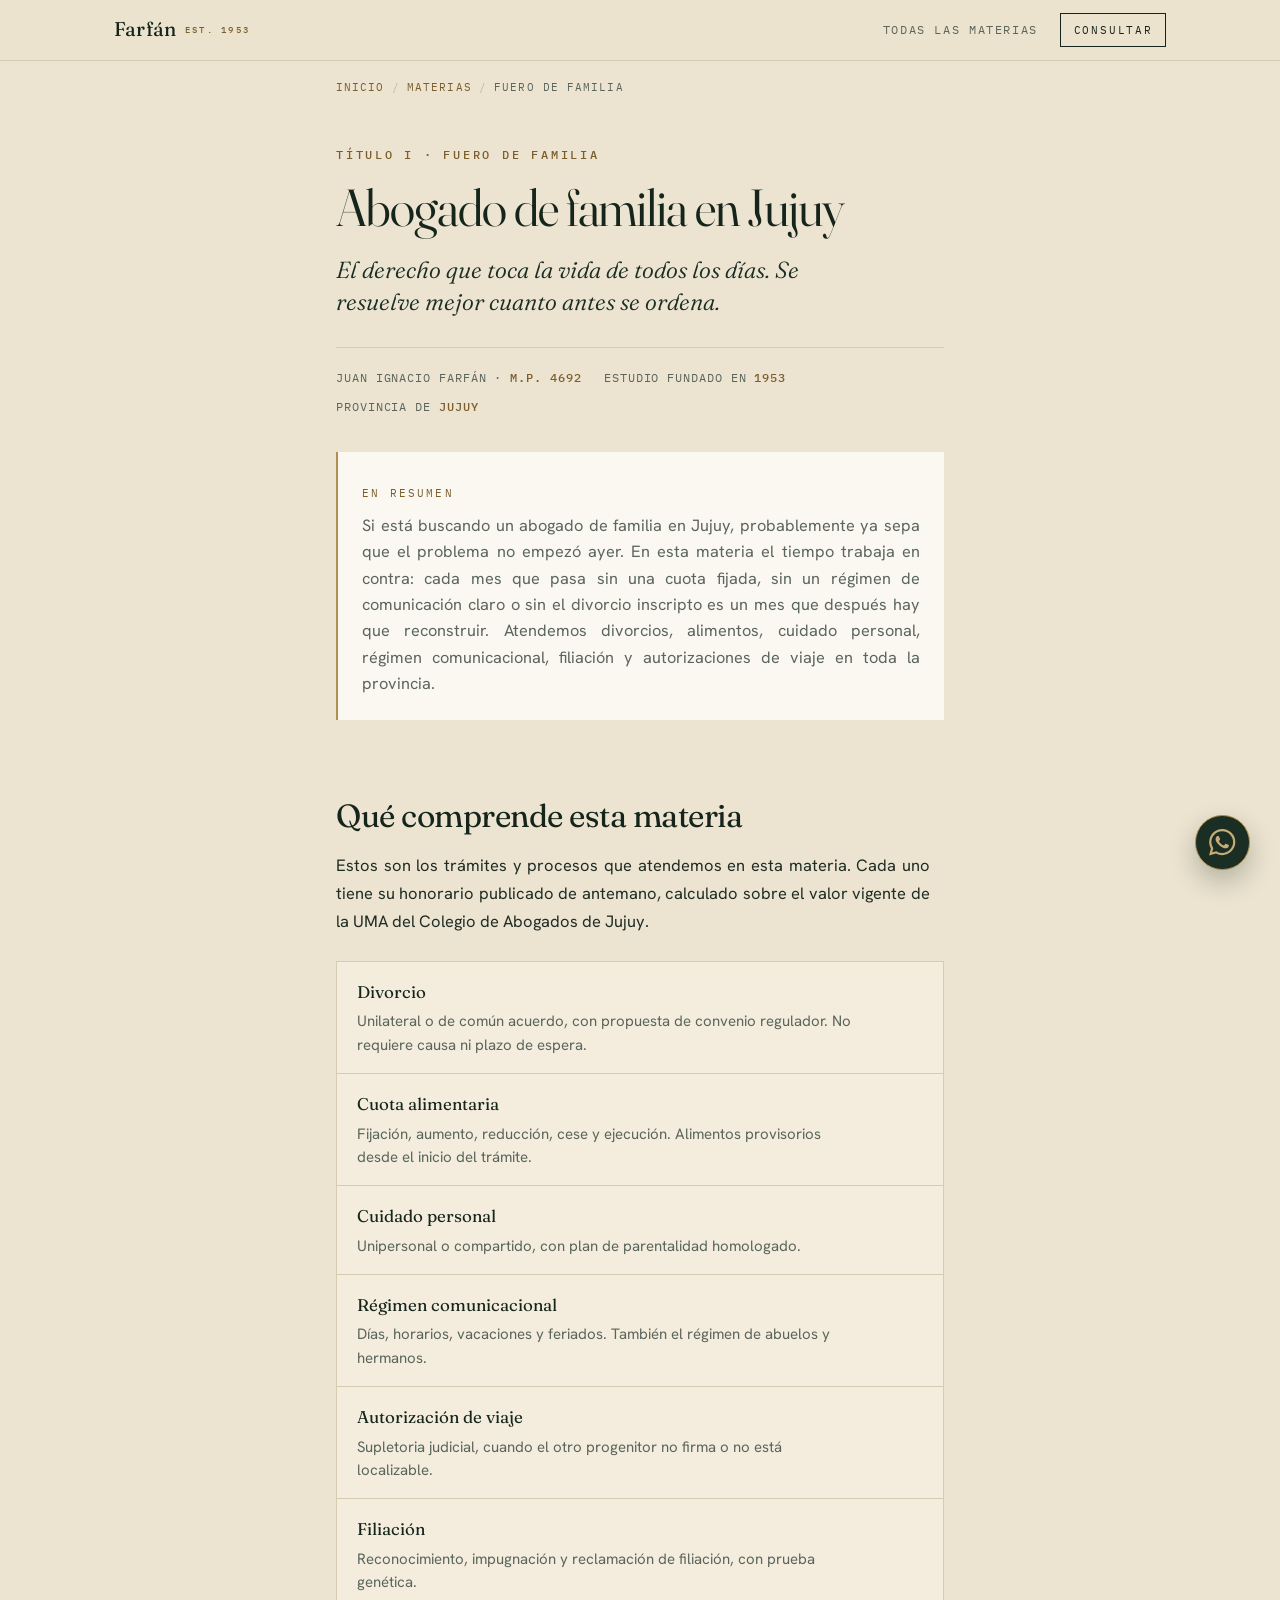
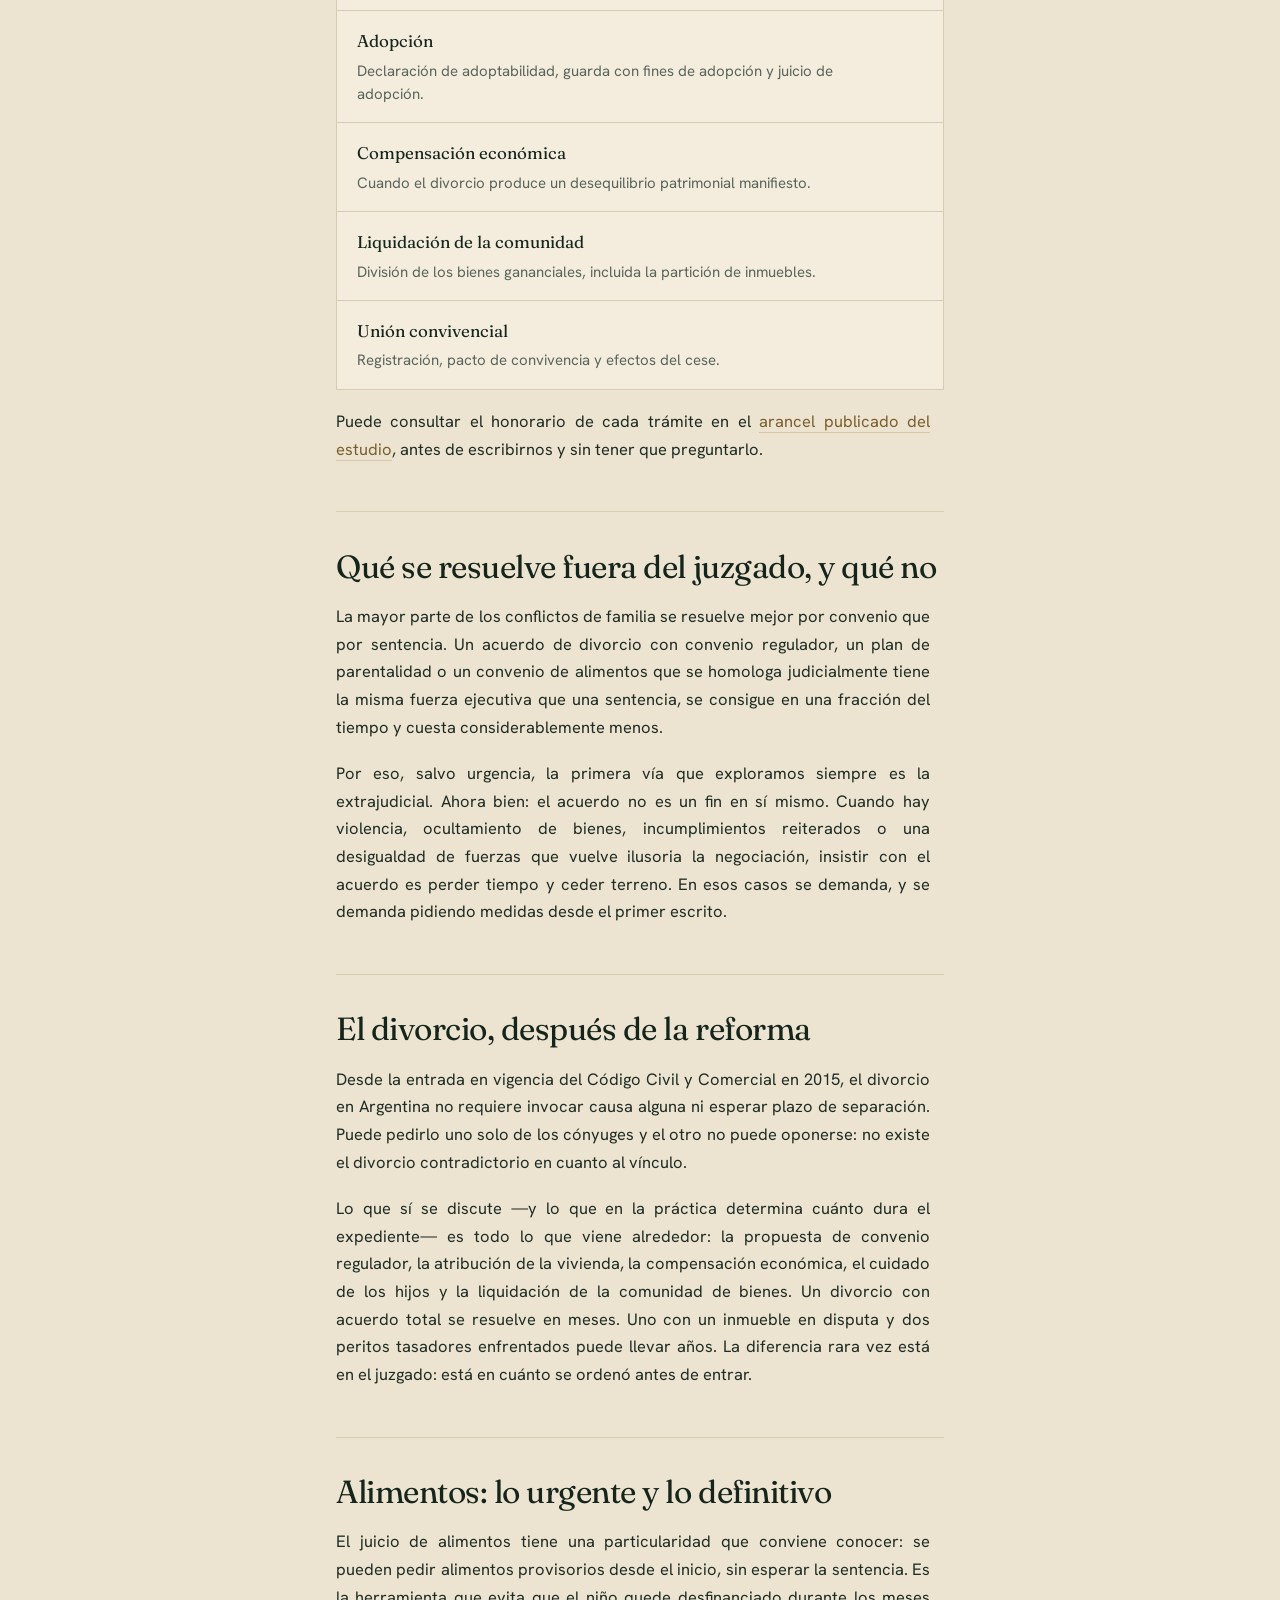
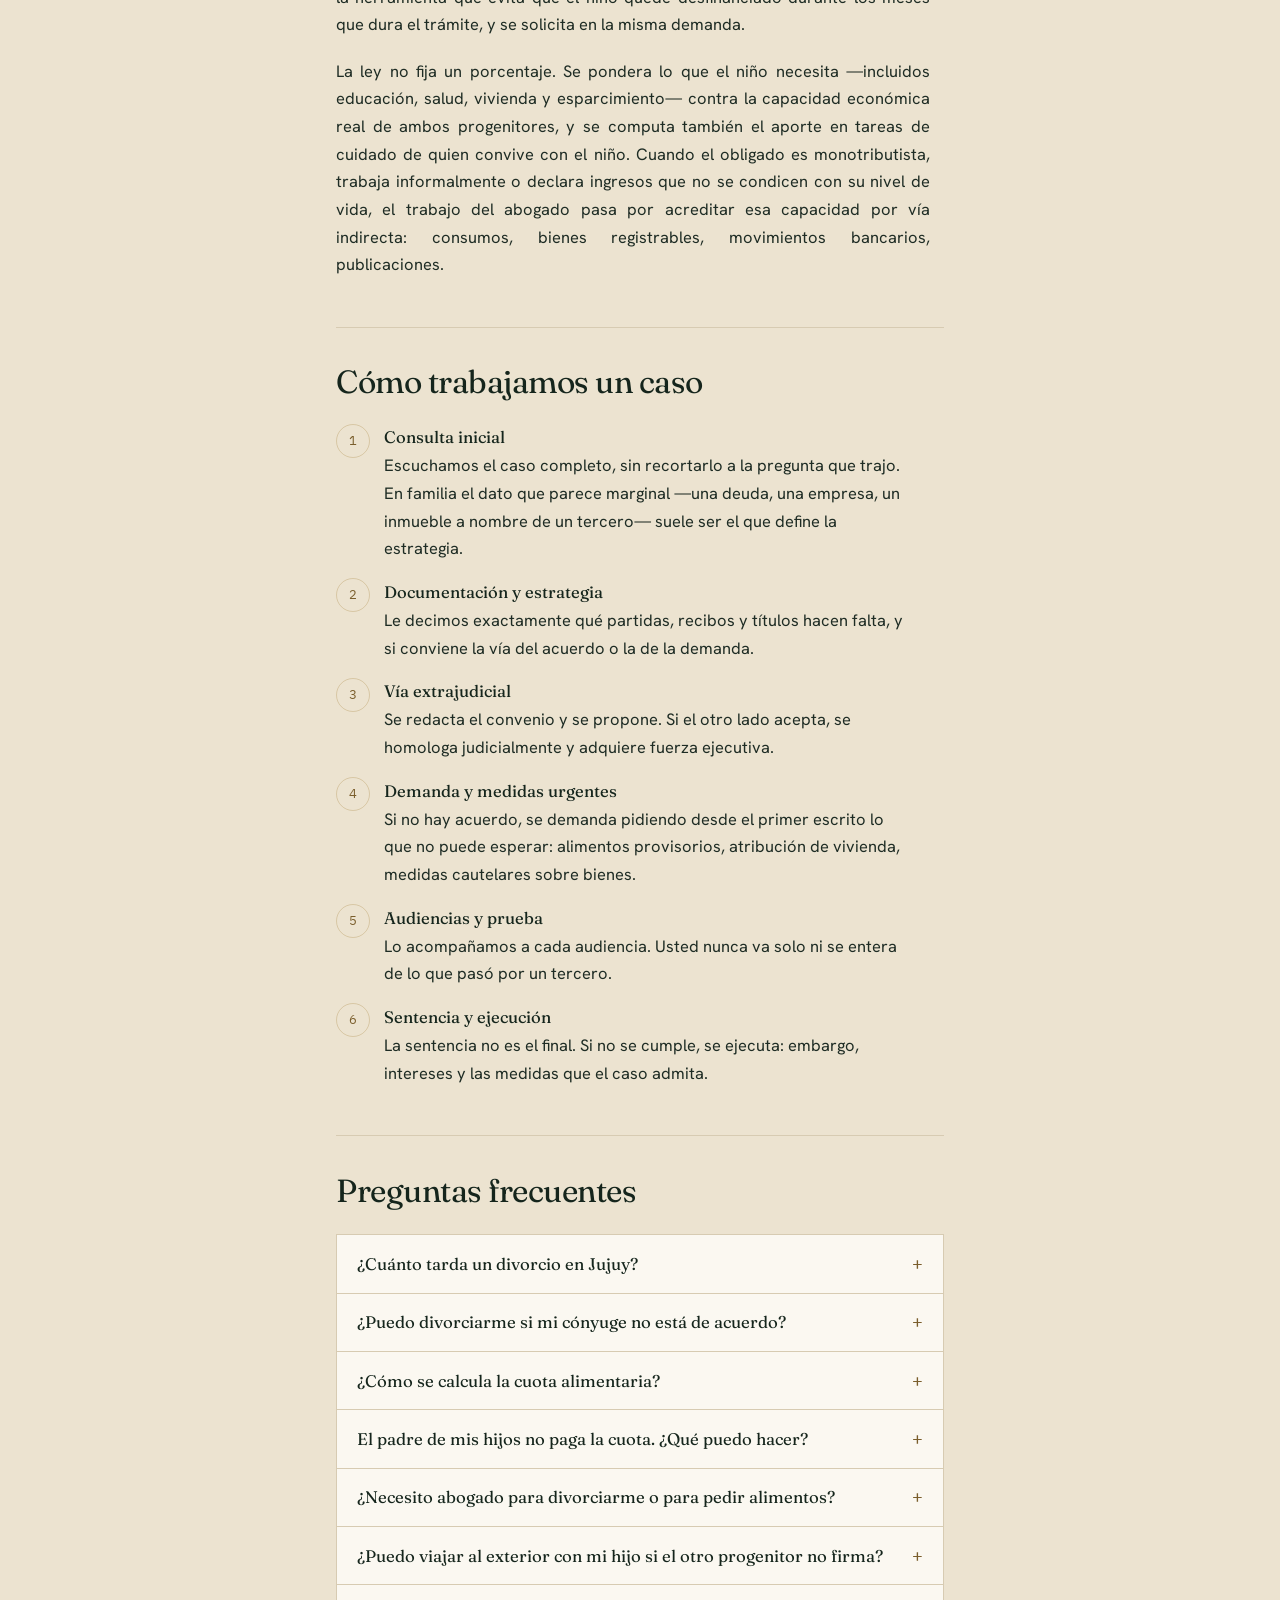
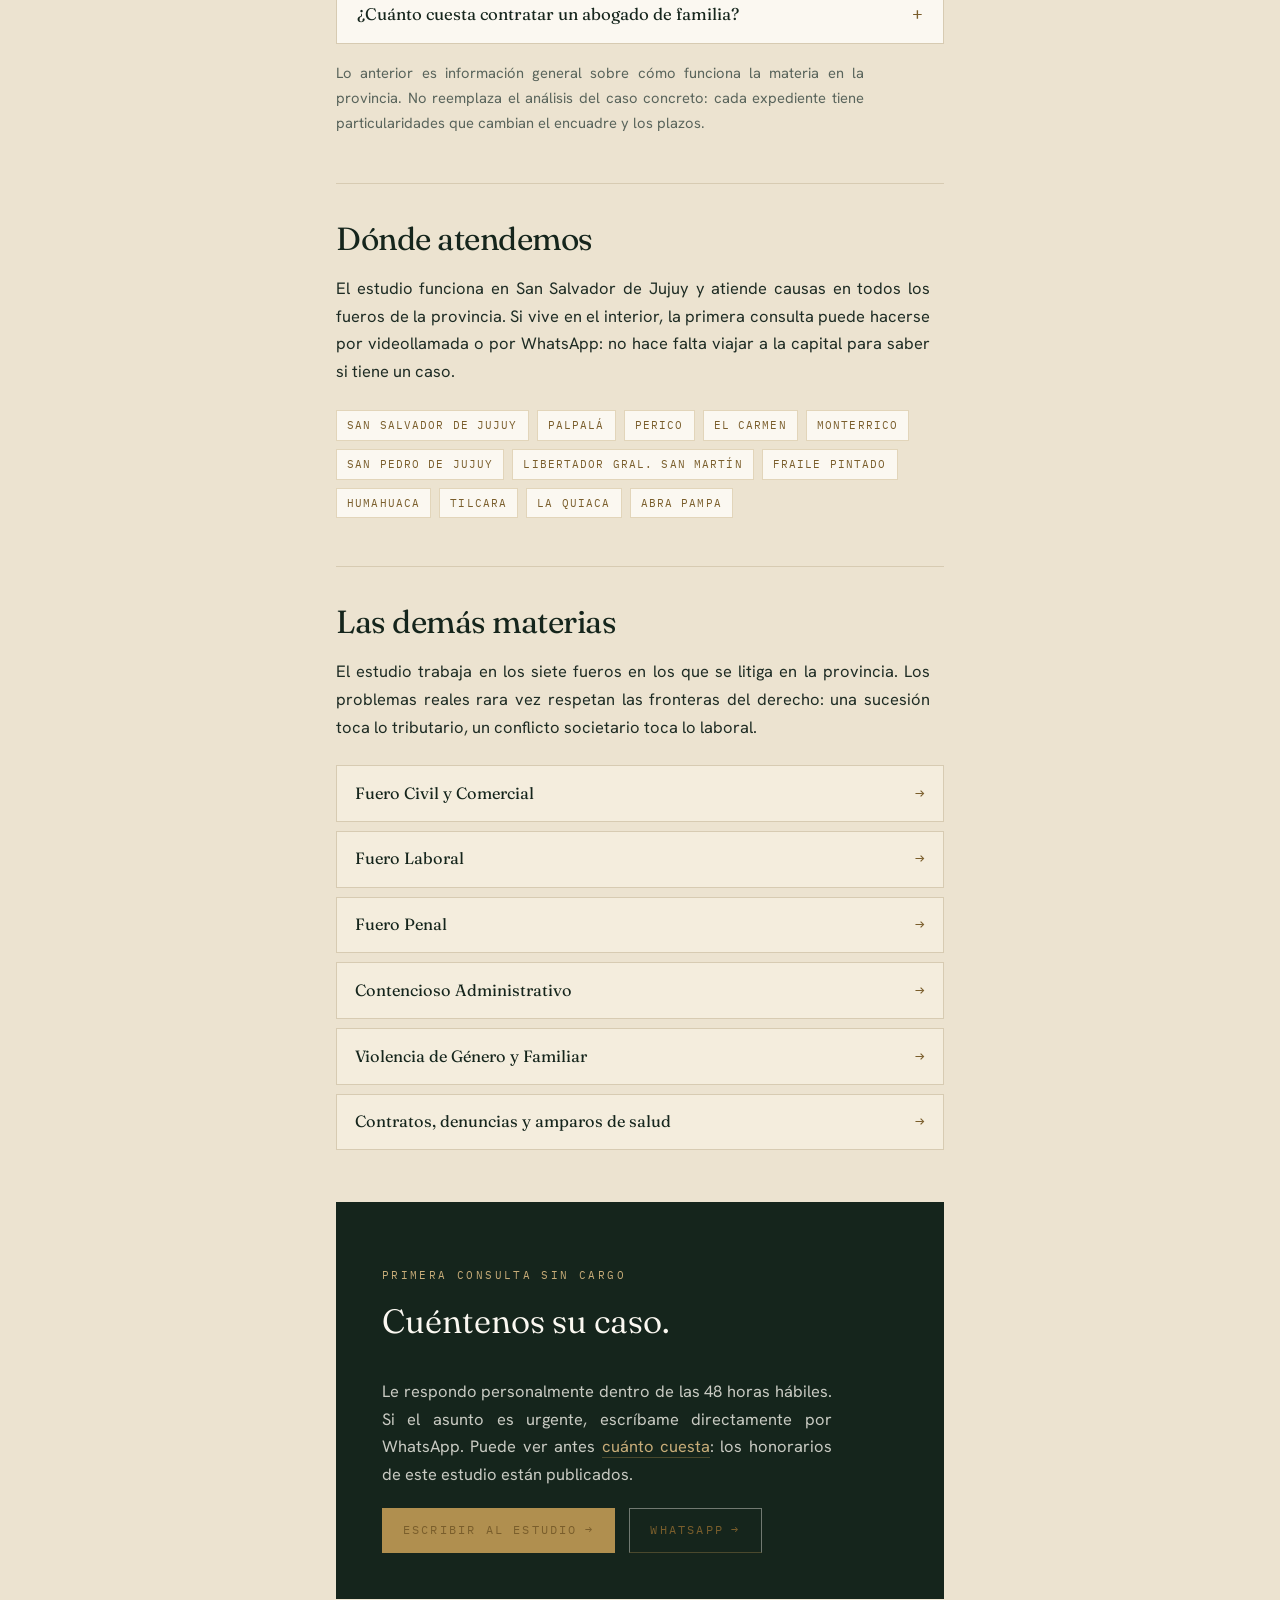
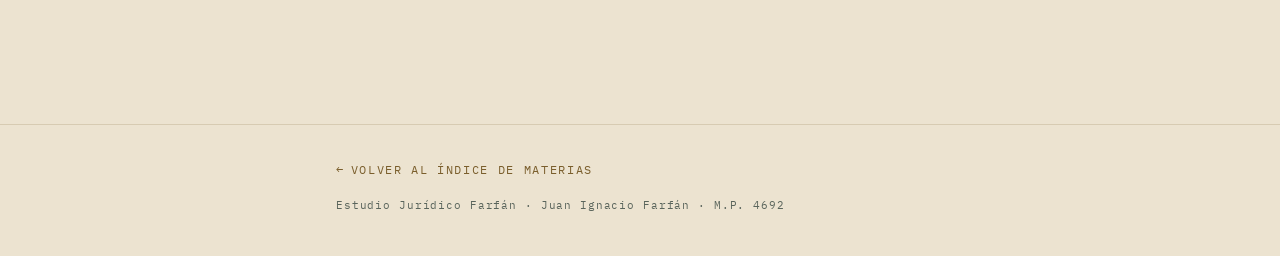
<file: materias/familia/index.html>
<!doctype html>
<html lang="es-AR">
<head>
<meta charset="utf-8">
<meta name="viewport" content="width=device-width, initial-scale=1, viewport-fit=cover">
<meta name="color-scheme" content="light">
<title>Abogado de Familia en Jujuy — Divorcio, Alimentos y Cuidado | Estudio Farfán</title>
<meta name="description" content="Abogado de familia en Jujuy: divorcio, cuota alimentaria, cuidado personal, régimen comunicacional y autorizaciones de viaje. Estudio Jurídico Farfán, tres generaciones desde 1953. Primera consulta sin cargo.">
<meta name="robots" content="index,follow,max-snippet:-1,max-image-preview:large,max-video-preview:-1">
<meta name="author" content="Juan Ignacio Farfán">
<meta name="geo.region" content="AR-Y">
<meta name="geo.placename" content="San Salvador de Jujuy">
<meta name="theme-color" content="#15251C">
<link rel="canonical" href="https://estudiofarfan.netlify.app/materias/familia/">
<link rel="icon" href="data:image/svg+xml,%3Csvg%20xmlns='http://www.w3.org/2000/svg'%20viewBox='0%200%2064%2064'%3E%3Crect%20width='64'%20height='64'%20fill='%2315251C'/%3E%3Ctext%20x='32'%20y='45'%20font-family='Georgia,serif'%20font-size='40'%20fill='%23B08F4F'%20text-anchor='middle'%3EF%3C/text%3E%3C/svg%3E">

<!-- Open Graph / compartir -->
<meta property="og:type" content="website">
<meta property="og:site_name" content="Estudio Jurídico Farfán">
<meta property="og:locale" content="es_AR">
<meta property="og:title" content="Abogado de familia en Jujuy — Estudio Jurídico Farfán">
<meta property="og:description" content="Divorcio, alimentos, cuidado personal y régimen comunicacional en toda la provincia de Jujuy. Honorarios publicados de antemano.">
<meta property="og:url" content="https://estudiofarfan.netlify.app/materias/familia/">
<meta property="og:image" content="https://estudiofarfan.netlify.app/og-farfan.jpg">
<meta property="og:image:width" content="1200">
<meta property="og:image:height" content="630">
<meta name="twitter:card" content="summary_large_image">
<meta name="twitter:title" content="Abogado de familia en Jujuy — Estudio Jurídico Farfán">
<meta name="twitter:description" content="Divorcio, alimentos, cuidado personal y régimen comunicacional en toda la provincia de Jujuy. Honorarios publicados de antemano.">
<meta name="twitter:image" content="https://estudiofarfan.netlify.app/og-farfan.jpg">

<link rel="preconnect" href="https://fonts.googleapis.com">
<link rel="preconnect" href="https://fonts.gstatic.com" crossorigin>
<link href="https://fonts.googleapis.com/css2?family=Fraunces:ital,opsz,wght@0,9..144,300..600;1,9..144,300..500&amp;family=Hanken+Grotesk:wght@300;400;500;600&amp;family=IBM+Plex+Mono:wght@400;500&amp;display=swap" rel="stylesheet">
<link rel="stylesheet" href="/assets/materia.css">

<!-- Datos estructurados: servicio jurídico, miga de pan y preguntas frecuentes -->
<script type="application/ld+json">
{
  "@context": "https://schema.org",
  "@graph": [
    {
      "@type": "WebPage",
      "@id": "https://estudiofarfan.netlify.app/materias/familia/#page",
      "url": "https://estudiofarfan.netlify.app/materias/familia/",
      "name": "Abogado de Familia en Jujuy — Divorcio, Alimentos y Cuidado | Estudio Farfán",
      "description": "Abogado de familia en Jujuy: divorcio, cuota alimentaria, cuidado personal, régimen comunicacional y autorizaciones de viaje. Estudio Jurídico Farfán, tres generaciones desde 1953. Primera consulta sin cargo.",
      "inLanguage": "es-AR",
      "isPartOf": {
        "@id": "https://estudiofarfan.netlify.app/#website"
      },
      "about": {
        "@id": "https://estudiofarfan.netlify.app/#estudio"
      },
      "breadcrumb": {
        "@id": "https://estudiofarfan.netlify.app/materias/familia/#crumbs"
      }
    },
    {
      "@type": "BreadcrumbList",
      "@id": "https://estudiofarfan.netlify.app/materias/familia/#crumbs",
      "itemListElement": [
        {
          "@type": "ListItem",
          "position": 1,
          "name": "Inicio",
          "item": "https://estudiofarfan.netlify.app/"
        },
        {
          "@type": "ListItem",
          "position": 2,
          "name": "Materias",
          "item": "https://estudiofarfan.netlify.app/#materias"
        },
        {
          "@type": "ListItem",
          "position": 3,
          "name": "Fuero de Familia",
          "item": "https://estudiofarfan.netlify.app/materias/familia/"
        }
      ]
    },
    {
      "@type": "Service",
      "@id": "https://estudiofarfan.netlify.app/materias/familia/#servicio",
      "serviceType": "Abogado de familia en Jujuy",
      "name": "Fuero de Familia",
      "description": "Abogado de familia en Jujuy: divorcio, cuota alimentaria, cuidado personal, régimen comunicacional y autorizaciones de viaje. Estudio Jurídico Farfán, tres generaciones desde 1953. Primera consulta sin cargo.",
      "provider": {
        "@id": "https://estudiofarfan.netlify.app/#estudio"
      },
      "areaServed": [
        {
          "@type": "AdministrativeArea",
          "name": "Provincia de Jujuy, Argentina"
        },
        {
          "@type": "City",
          "name": "San Salvador de Jujuy"
        },
        {
          "@type": "City",
          "name": "Palpalá"
        },
        {
          "@type": "City",
          "name": "Perico"
        },
        {
          "@type": "City",
          "name": "El Carmen"
        },
        {
          "@type": "City",
          "name": "Monterrico"
        },
        {
          "@type": "City",
          "name": "San Pedro de Jujuy"
        },
        {
          "@type": "City",
          "name": "Libertador Gral. San Martín"
        },
        {
          "@type": "City",
          "name": "Fraile Pintado"
        },
        {
          "@type": "City",
          "name": "Humahuaca"
        },
        {
          "@type": "City",
          "name": "Tilcara"
        },
        {
          "@type": "City",
          "name": "La Quiaca"
        },
        {
          "@type": "City",
          "name": "Abra Pampa"
        }
      ],
      "availableChannel": {
        "@type": "ServiceChannel",
        "serviceUrl": "https://estudiofarfan.netlify.app/materias/familia/",
        "servicePhone": {
          "@type": "ContactPoint",
          "telephone": "+543885800175",
          "contactType": "customer service",
          "areaServed": "AR",
          "availableLanguage": "Spanish"
        }
      },
      "hasOfferCatalog": {
        "@type": "OfferCatalog",
        "name": "Trámites de Fuero de Familia",
        "itemListElement": [
          {
            "@type": "Offer",
            "itemOffered": {
              "@type": "Service",
              "name": "Divorcio",
              "description": "Unilateral o de común acuerdo, con propuesta de convenio regulador. No requiere causa ni plazo de espera."
            }
          },
          {
            "@type": "Offer",
            "itemOffered": {
              "@type": "Service",
              "name": "Cuota alimentaria",
              "description": "Fijación, aumento, reducción, cese y ejecución. Alimentos provisorios desde el inicio del trámite."
            }
          },
          {
            "@type": "Offer",
            "itemOffered": {
              "@type": "Service",
              "name": "Cuidado personal",
              "description": "Unipersonal o compartido, con plan de parentalidad homologado."
            }
          },
          {
            "@type": "Offer",
            "itemOffered": {
              "@type": "Service",
              "name": "Régimen comunicacional",
              "description": "Días, horarios, vacaciones y feriados. También el régimen de abuelos y hermanos."
            }
          },
          {
            "@type": "Offer",
            "itemOffered": {
              "@type": "Service",
              "name": "Autorización de viaje",
              "description": "Supletoria judicial, cuando el otro progenitor no firma o no está localizable."
            }
          },
          {
            "@type": "Offer",
            "itemOffered": {
              "@type": "Service",
              "name": "Filiación",
              "description": "Reconocimiento, impugnación y reclamación de filiación, con prueba genética."
            }
          },
          {
            "@type": "Offer",
            "itemOffered": {
              "@type": "Service",
              "name": "Adopción",
              "description": "Declaración de adoptabilidad, guarda con fines de adopción y juicio de adopción."
            }
          },
          {
            "@type": "Offer",
            "itemOffered": {
              "@type": "Service",
              "name": "Compensación económica",
              "description": "Cuando el divorcio produce un desequilibrio patrimonial manifiesto."
            }
          },
          {
            "@type": "Offer",
            "itemOffered": {
              "@type": "Service",
              "name": "Liquidación de la comunidad",
              "description": "División de los bienes gananciales, incluida la partición de inmuebles."
            }
          },
          {
            "@type": "Offer",
            "itemOffered": {
              "@type": "Service",
              "name": "Unión convivencial",
              "description": "Registración, pacto de convivencia y efectos del cese."
            }
          }
        ]
      }
    },
    {
      "@type": "FAQPage",
      "@id": "https://estudiofarfan.netlify.app/materias/familia/#faq",
      "mainEntity": [
        {
          "@type": "Question",
          "name": "¿Cuánto tarda un divorcio en Jujuy?",
          "acceptedAnswer": {
            "@type": "Answer",
            "text": "El divorcio en sí —la disolución del vínculo— se decreta con relativa rapidez, porque desde 2015 no hay que probar causa ni esperar plazo alguno. Cuando ambos cónyuges se presentan de común acuerdo con convenio regulador, suele resolverse en cuestión de meses. Lo que extiende el trámite es siempre lo patrimonial: si hay inmuebles, una empresa, deudas comunes o desacuerdo sobre el cuidado de los hijos, el expediente puede durar bastante más. Por eso conviene llegar con la mayor cantidad de puntos acordados de antemano."
          }
        },
        {
          "@type": "Question",
          "name": "¿Puedo divorciarme si mi cónyuge no está de acuerdo?",
          "acceptedAnswer": {
            "@type": "Answer",
            "text": "Sí. El divorcio en Argentina es unilateral desde la reforma de 2015: basta con que uno de los dos lo pida. El otro cónyuge no puede oponerse a la disolución del vínculo ni exigir que se invoque una causa. Lo que sí puede hacer es discutir la propuesta de convenio regulador, es decir, los efectos: bienes, vivienda, alimentos y cuidado de los hijos."
          }
        },
        {
          "@type": "Question",
          "name": "¿Cómo se calcula la cuota alimentaria?",
          "acceptedAnswer": {
            "@type": "Answer",
            "text": "No hay un porcentaje fijado por ley. El juez pondera, por un lado, las necesidades concretas del niño o adolescente —alimentación, vivienda, educación, salud, vestimenta, esparcimiento— y, por otro, la capacidad económica de ambos progenitores. También se computa el valor económico de las tareas de cuidado que realiza quien convive con el niño. En la práctica el punto difícil casi nunca es el cálculo, sino acreditar los ingresos reales del obligado cuando trabaja de manera informal o subdeclara. Ahí la prueba se construye por vía indirecta: nivel de vida, bienes registrables, consumos y movimientos."
          }
        },
        {
          "@type": "Question",
          "name": "El padre de mis hijos no paga la cuota. ¿Qué puedo hacer?",
          "acceptedAnswer": {
            "@type": "Answer",
            "text": "Si la cuota está fijada por sentencia o por convenio homologado, se ejecuta. Eso habilita el embargo de sueldo o de cuentas, la traba sobre bienes registrables y el cómputo de intereses sobre la deuda acumulada. Además, el incumplidor puede ser inscripto en el registro de deudores alimentarios morosos, lo que le genera restricciones concretas para operar: trámites, créditos, habilitaciones. Y el juez puede aplicar sanciones conminatorias para forzar el cumplimiento. Cuanto antes se ejecute, mejor: la deuda alimentaria acumulada es más difícil de cobrar cuanto más crece."
          }
        },
        {
          "@type": "Question",
          "name": "¿Necesito abogado para divorciarme o para pedir alimentos?",
          "acceptedAnswer": {
            "@type": "Answer",
            "text": "Sí. Tanto la petición de divorcio como el juicio de alimentos requieren patrocinio letrado. Incluso en el divorcio de común acuerdo, donde el trámite es sencillo, el convenio regulador es el documento que va a regir su patrimonio y la vida de sus hijos durante años: conviene que lo redacte alguien que sepa qué pasa cuando se incumple."
          }
        },
        {
          "@type": "Question",
          "name": "¿Puedo viajar al exterior con mi hijo si el otro progenitor no firma?",
          "acceptedAnswer": {
            "@type": "Answer",
            "text": "Se puede pedir una autorización de viaje supletoria al juez de familia. Se acredita el motivo del viaje, el itinerario y las fechas, y se cita al otro progenitor para que exprese su posición. Si su negativa no tiene fundamento atendible, el juez suple la firma. Es un trámite que conviene iniciar con anticipación: los plazos de citación y notificación no se acortan porque el pasaje ya esté comprado."
          }
        },
        {
          "@type": "Question",
          "name": "¿Cuánto cuesta contratar un abogado de familia?",
          "acceptedAnswer": {
            "@type": "Answer",
            "text": "Los honorarios de este estudio están publicados de antemano y se calculan sobre el valor vigente de la UMA del Colegio de Abogados de Jujuy, trámite por trámite. La primera conversación es sin cargo. Puede consultar el arancel completo antes de escribirnos."
          }
        }
      ]
    }
  ]
}
</script>
</head>

<body>
<a class="skip" href="#contenido">Ir al contenido</a>

<header class="doc-head">
  <div class="doc-head-inner">
    <a class="brand" href="/">Farfán <small>Est. 1953</small></a>
    <div class="head-side">
      <a class="head-back" href="/#materias">Todas las materias</a>
      <a class="head-cta" href="/#contacto">Consultar</a>
    </div>
  </div>
</header>

<nav class="crumbs reading" aria-label="Ruta de navegación">
  <ol>
    <li><a href="/">Inicio</a></li>
    <li><a href="/#materias">Materias</a></li>
    <li><span aria-current="page">Fuero de Familia</span></li>
  </ol>
</nav>

<main id="contenido">

  <div class="masthead reading">
    <p class="eyebrow">Título I · Fuero de Familia</p>
    <h1 class="doc-title">Abogado de familia en Jujuy</h1>
    <p class="doc-deck">El derecho que toca la vida de todos los días. Se resuelve mejor cuanto antes se ordena.</p>
    <div class="doc-meta">
      <span>Juan Ignacio Farfán · <b>M.P. 4692</b></span>
      <span>Estudio fundado en <b>1953</b></span>
      <span>Provincia de <b>Jujuy</b></span>
    </div>

    <div class="abstract">
      <p class="lbl">En resumen</p>
      <p>Si está buscando un abogado de familia en Jujuy, probablemente ya sepa que el problema no empezó ayer. En esta materia el tiempo trabaja en contra: cada mes que pasa sin una cuota fijada, sin un régimen de comunicación claro o sin el divorcio inscripto es un mes que después hay que reconstruir. Atendemos divorcios, alimentos, cuidado personal, régimen comunicacional, filiación y autorizaciones de viaje en toda la provincia.</p>
    </div>
  </div>

  <article class="prose reading">

    <section class="doc-sec" id="tramites">
      <h2 class="doc-h2">Qué comprende esta materia</h2>
      <p>Estos son los trámites y procesos que atendemos en esta materia. Cada uno tiene su honorario publicado de antemano, calculado sobre el valor vigente de la UMA del Colegio de Abogados de Jujuy.</p>
      <ul class="tramites">
        <li><span class="t">Divorcio</span><span class="d">Unilateral o de común acuerdo, con propuesta de convenio regulador. No requiere causa ni plazo de espera.</span></li>
        <li><span class="t">Cuota alimentaria</span><span class="d">Fijación, aumento, reducción, cese y ejecución. Alimentos provisorios desde el inicio del trámite.</span></li>
        <li><span class="t">Cuidado personal</span><span class="d">Unipersonal o compartido, con plan de parentalidad homologado.</span></li>
        <li><span class="t">Régimen comunicacional</span><span class="d">Días, horarios, vacaciones y feriados. También el régimen de abuelos y hermanos.</span></li>
        <li><span class="t">Autorización de viaje</span><span class="d">Supletoria judicial, cuando el otro progenitor no firma o no está localizable.</span></li>
        <li><span class="t">Filiación</span><span class="d">Reconocimiento, impugnación y reclamación de filiación, con prueba genética.</span></li>
        <li><span class="t">Adopción</span><span class="d">Declaración de adoptabilidad, guarda con fines de adopción y juicio de adopción.</span></li>
        <li><span class="t">Compensación económica</span><span class="d">Cuando el divorcio produce un desequilibrio patrimonial manifiesto.</span></li>
        <li><span class="t">Liquidación de la comunidad</span><span class="d">División de los bienes gananciales, incluida la partición de inmuebles.</span></li>
        <li><span class="t">Unión convivencial</span><span class="d">Registración, pacto de convivencia y efectos del cese.</span></li>
      </ul>
      <p>Puede consultar el honorario de cada trámite en el <a href="/honorarios/#area-familia">arancel publicado del estudio</a>, antes de escribirnos y sin tener que preguntarlo.</p>
    </section>

    <section class="doc-sec" id="s1">
      <h2 class="doc-h2">Qué se resuelve fuera del juzgado, y qué no</h2>
      <p>La mayor parte de los conflictos de familia se resuelve mejor por convenio que por sentencia. Un acuerdo de divorcio con convenio regulador, un plan de parentalidad o un convenio de alimentos que se homologa judicialmente tiene la misma fuerza ejecutiva que una sentencia, se consigue en una fracción del tiempo y cuesta considerablemente menos.</p>
      <p>Por eso, salvo urgencia, la primera vía que exploramos siempre es la extrajudicial. Ahora bien: el acuerdo no es un fin en sí mismo. Cuando hay violencia, ocultamiento de bienes, incumplimientos reiterados o una desigualdad de fuerzas que vuelve ilusoria la negociación, insistir con el acuerdo es perder tiempo y ceder terreno. En esos casos se demanda, y se demanda pidiendo medidas desde el primer escrito.</p>
    </section>

    <section class="doc-sec" id="s2">
      <h2 class="doc-h2">El divorcio, después de la reforma</h2>
      <p>Desde la entrada en vigencia del Código Civil y Comercial en 2015, el divorcio en Argentina no requiere invocar causa alguna ni esperar plazo de separación. Puede pedirlo uno solo de los cónyuges y el otro no puede oponerse: no existe el divorcio contradictorio en cuanto al vínculo.</p>
      <p>Lo que sí se discute —y lo que en la práctica determina cuánto dura el expediente— es todo lo que viene alrededor: la propuesta de convenio regulador, la atribución de la vivienda, la compensación económica, el cuidado de los hijos y la liquidación de la comunidad de bienes. Un divorcio con acuerdo total se resuelve en meses. Uno con un inmueble en disputa y dos peritos tasadores enfrentados puede llevar años. La diferencia rara vez está en el juzgado: está en cuánto se ordenó antes de entrar.</p>
    </section>

    <section class="doc-sec" id="s3">
      <h2 class="doc-h2">Alimentos: lo urgente y lo definitivo</h2>
      <p>El juicio de alimentos tiene una particularidad que conviene conocer: se pueden pedir alimentos provisorios desde el inicio, sin esperar la sentencia. Es la herramienta que evita que el niño quede desfinanciado durante los meses que dura el trámite, y se solicita en la misma demanda.</p>
      <p>La ley no fija un porcentaje. Se pondera lo que el niño necesita —incluidos educación, salud, vivienda y esparcimiento— contra la capacidad económica real de ambos progenitores, y se computa también el aporte en tareas de cuidado de quien convive con el niño. Cuando el obligado es monotributista, trabaja informalmente o declara ingresos que no se condicen con su nivel de vida, el trabajo del abogado pasa por acreditar esa capacidad por vía indirecta: consumos, bienes registrables, movimientos bancarios, publicaciones.</p>
    </section>

    <section class="doc-sec" id="como-trabajamos">
      <h2 class="doc-h2">Cómo trabajamos un caso</h2>
      <ol class="steps">
        <li><b>Consulta inicial</b>Escuchamos el caso completo, sin recortarlo a la pregunta que trajo. En familia el dato que parece marginal —una deuda, una empresa, un inmueble a nombre de un tercero— suele ser el que define la estrategia.</li>
        <li><b>Documentación y estrategia</b>Le decimos exactamente qué partidas, recibos y títulos hacen falta, y si conviene la vía del acuerdo o la de la demanda.</li>
        <li><b>Vía extrajudicial</b>Se redacta el convenio y se propone. Si el otro lado acepta, se homologa judicialmente y adquiere fuerza ejecutiva.</li>
        <li><b>Demanda y medidas urgentes</b>Si no hay acuerdo, se demanda pidiendo desde el primer escrito lo que no puede esperar: alimentos provisorios, atribución de vivienda, medidas cautelares sobre bienes.</li>
        <li><b>Audiencias y prueba</b>Lo acompañamos a cada audiencia. Usted nunca va solo ni se entera de lo que pasó por un tercero.</li>
        <li><b>Sentencia y ejecución</b>La sentencia no es el final. Si no se cumple, se ejecuta: embargo, intereses y las medidas que el caso admita.</li>
      </ol>
    </section>

    <section class="doc-sec" id="preguntas">
      <h2 class="doc-h2">Preguntas frecuentes</h2>
      <div class="faq">
        <details>
          <summary>¿Cuánto tarda un divorcio en Jujuy?</summary>
          <div class="a">
            <p>El divorcio en sí —la disolución del vínculo— se decreta con relativa rapidez, porque desde 2015 no hay que probar causa ni esperar plazo alguno. Cuando ambos cónyuges se presentan de común acuerdo con convenio regulador, suele resolverse en cuestión de meses.</p>
            <p>Lo que extiende el trámite es siempre lo patrimonial: si hay inmuebles, una empresa, deudas comunes o desacuerdo sobre el cuidado de los hijos, el expediente puede durar bastante más. Por eso conviene llegar con la mayor cantidad de puntos acordados de antemano.</p>
          </div>
        </details>
        <details>
          <summary>¿Puedo divorciarme si mi cónyuge no está de acuerdo?</summary>
          <div class="a">
            <p>Sí. El divorcio en Argentina es unilateral desde la reforma de 2015: basta con que uno de los dos lo pida. El otro cónyuge no puede oponerse a la disolución del vínculo ni exigir que se invoque una causa. Lo que sí puede hacer es discutir la propuesta de convenio regulador, es decir, los efectos: bienes, vivienda, alimentos y cuidado de los hijos.</p>
          </div>
        </details>
        <details>
          <summary>¿Cómo se calcula la cuota alimentaria?</summary>
          <div class="a">
            <p>No hay un porcentaje fijado por ley. El juez pondera, por un lado, las necesidades concretas del niño o adolescente —alimentación, vivienda, educación, salud, vestimenta, esparcimiento— y, por otro, la capacidad económica de ambos progenitores. También se computa el valor económico de las tareas de cuidado que realiza quien convive con el niño.</p>
            <p>En la práctica el punto difícil casi nunca es el cálculo, sino acreditar los ingresos reales del obligado cuando trabaja de manera informal o subdeclara. Ahí la prueba se construye por vía indirecta: nivel de vida, bienes registrables, consumos y movimientos.</p>
          </div>
        </details>
        <details>
          <summary>El padre de mis hijos no paga la cuota. ¿Qué puedo hacer?</summary>
          <div class="a">
            <p>Si la cuota está fijada por sentencia o por convenio homologado, se ejecuta. Eso habilita el embargo de sueldo o de cuentas, la traba sobre bienes registrables y el cómputo de intereses sobre la deuda acumulada.</p>
            <p>Además, el incumplidor puede ser inscripto en el registro de deudores alimentarios morosos, lo que le genera restricciones concretas para operar: trámites, créditos, habilitaciones. Y el juez puede aplicar sanciones conminatorias para forzar el cumplimiento. Cuanto antes se ejecute, mejor: la deuda alimentaria acumulada es más difícil de cobrar cuanto más crece.</p>
          </div>
        </details>
        <details>
          <summary>¿Necesito abogado para divorciarme o para pedir alimentos?</summary>
          <div class="a">
            <p>Sí. Tanto la petición de divorcio como el juicio de alimentos requieren patrocinio letrado. Incluso en el divorcio de común acuerdo, donde el trámite es sencillo, el convenio regulador es el documento que va a regir su patrimonio y la vida de sus hijos durante años: conviene que lo redacte alguien que sepa qué pasa cuando se incumple.</p>
          </div>
        </details>
        <details>
          <summary>¿Puedo viajar al exterior con mi hijo si el otro progenitor no firma?</summary>
          <div class="a">
            <p>Se puede pedir una autorización de viaje supletoria al juez de familia. Se acredita el motivo del viaje, el itinerario y las fechas, y se cita al otro progenitor para que exprese su posición. Si su negativa no tiene fundamento atendible, el juez suple la firma.</p>
            <p>Es un trámite que conviene iniciar con anticipación: los plazos de citación y notificación no se acortan porque el pasaje ya esté comprado.</p>
          </div>
        </details>
        <details>
          <summary>¿Cuánto cuesta contratar un abogado de familia?</summary>
          <div class="a">
            <p>Los honorarios de este estudio están publicados de antemano y se calculan sobre el valor vigente de la UMA del Colegio de Abogados de Jujuy, trámite por trámite. La primera conversación es sin cargo. Puede consultar el arancel completo antes de escribirnos.</p>
          </div>
        </details>
      </div>
      <p style="font-size:.92rem;color:var(--text-soft);margin-top:1.1rem">Lo anterior es información general sobre cómo funciona la materia en la provincia. No reemplaza el análisis del caso concreto: cada expediente tiene particularidades que cambian el encuadre y los plazos.</p>
    </section>

    <section class="doc-sec" id="zonas">
      <h2 class="doc-h2">Dónde atendemos</h2>
      <p>El estudio funciona en San Salvador de Jujuy y atiende causas en todos los fueros de la provincia. Si vive en el interior, la primera consulta puede hacerse por videollamada o por WhatsApp: no hace falta viajar a la capital para saber si tiene un caso.</p>
      <div class="zonas">
        <span>San Salvador de Jujuy</span>
        <span>Palpalá</span>
        <span>Perico</span>
        <span>El Carmen</span>
        <span>Monterrico</span>
        <span>San Pedro de Jujuy</span>
        <span>Libertador Gral. San Martín</span>
        <span>Fraile Pintado</span>
        <span>Humahuaca</span>
        <span>Tilcara</span>
        <span>La Quiaca</span>
        <span>Abra Pampa</span>
      </div>
    </section>

    <section class="doc-sec" id="otras">
      <h2 class="doc-h2">Las demás materias</h2>
      <p>El estudio trabaja en los siete fueros en los que se litiga en la provincia. Los problemas reales rara vez respetan las fronteras del derecho: una sucesión toca lo tributario, un conflicto societario toca lo laboral.</p>
      <div class="otras">
        <a href="/materias/civil-y-comercial/"><span class="n">Fuero Civil y Comercial</span><span class="arr">&#8594;</span></a>
        <a href="/materias/laboral/"><span class="n">Fuero Laboral</span><span class="arr">&#8594;</span></a>
        <a href="/materias/penal/"><span class="n">Fuero Penal</span><span class="arr">&#8594;</span></a>
        <a href="/materias/contencioso-administrativo/"><span class="n">Contencioso Administrativo</span><span class="arr">&#8594;</span></a>
        <a href="/materias/violencia-de-genero/"><span class="n">Violencia de Género y Familiar</span><span class="arr">&#8594;</span></a>
        <a href="/materias/contratos-y-amparos-de-salud/"><span class="n">Contratos, denuncias y amparos de salud</span><span class="arr">&#8594;</span></a>
      </div>
    </section>

    <aside class="doc-cta">
      <p class="k">Primera consulta sin cargo</p>
      <h2>Cuéntenos su caso.</h2>
      <p>Le respondo personalmente dentro de las 48 horas hábiles. Si el asunto es urgente, escríbame directamente por WhatsApp. Puede ver antes <a href="/honorarios/#area-familia">cuánto cuesta</a>: los honorarios de este estudio están publicados.</p>
      <div class="cta-actions">
        <a class="btn btn-brass" href="/#contacto">Escribir al estudio <span class="arr">&#8594;</span></a>
        <a class="btn btn-ghost" href="https://wa.me/5493885800175?text=Hola.%20Quisiera%20hacer%20una%20consulta%20con%20el%20estudio." target="_blank" rel="noopener">WhatsApp <span class="arr">&#8594;</span></a>
      </div>
    </aside>

  </article>
</main>

<footer class="doc-foot">
  <div class="reading">
    <a class="foot-back" href="/#materias"><span class="arr">&#8592;</span> Volver al índice de materias</a>
    <span class="foot-firm">Estudio Jurídico Farfán · Juan Ignacio Farfán · M.P. 4692</span>
  </div>
</footer>

<!-- Contacto directo por WhatsApp, a la vista en toda la página -->
<a class="wa-float" href="https://wa.me/5493885800175?text=Hola.%20Quisiera%20hacer%20una%20consulta%20con%20el%20estudio." target="_blank" rel="noopener" aria-label="Escribir al estudio por WhatsApp">
  <span class="wa-tip" aria-hidden="true">Escribir por WhatsApp</span>
  <svg viewBox="0 0 24 24" aria-hidden="true" focusable="false"><path d="M17.472 14.382c-.297-.149-1.758-.867-2.03-.967-.273-.099-.471-.148-.67.15-.197.297-.767.966-.94 1.164-.173.199-.347.223-.644.075-.297-.15-1.255-.463-2.39-1.475-.883-.788-1.48-1.761-1.653-2.059-.173-.297-.018-.458.13-.606.134-.133.298-.347.446-.52.149-.174.198-.298.298-.497.099-.198.05-.371-.025-.52-.075-.149-.669-1.612-.916-2.207-.242-.579-.487-.5-.669-.51-.173-.008-.371-.01-.57-.01-.198 0-.52.074-.792.372-.272.297-1.04 1.016-1.04 2.479 0 1.462 1.065 2.875 1.213 3.074.149.198 2.096 3.2 5.077 4.487.709.306 1.262.489 1.694.625.712.227 1.36.195 1.872.118.571-.085 1.758-.719 2.006-1.413.248-.694.248-1.289.173-1.413-.074-.124-.272-.198-.57-.347m-5.421 7.403h-.004a9.87 9.87 0 0 1-5.031-1.378l-.361-.214-3.741.982.998-3.648-.235-.374a9.86 9.86 0 0 1-1.51-5.26c.001-5.45 4.436-9.884 9.888-9.884 2.64 0 5.122 1.03 6.988 2.898a9.825 9.825 0 0 1 2.893 6.994c-.003 5.45-4.437 9.884-9.885 9.884m8.413-18.297A11.815 11.815 0 0 0 12.05 0C5.495 0 .16 5.335.157 11.892c0 2.096.547 4.142 1.588 5.945L.057 24l6.305-1.654a11.882 11.882 0 0 0 5.683 1.448h.005c6.554 0 11.89-5.335 11.893-11.893a11.821 11.821 0 0 0-3.48-8.413Z"/></svg>
</a>

</body>
</html>
</file>
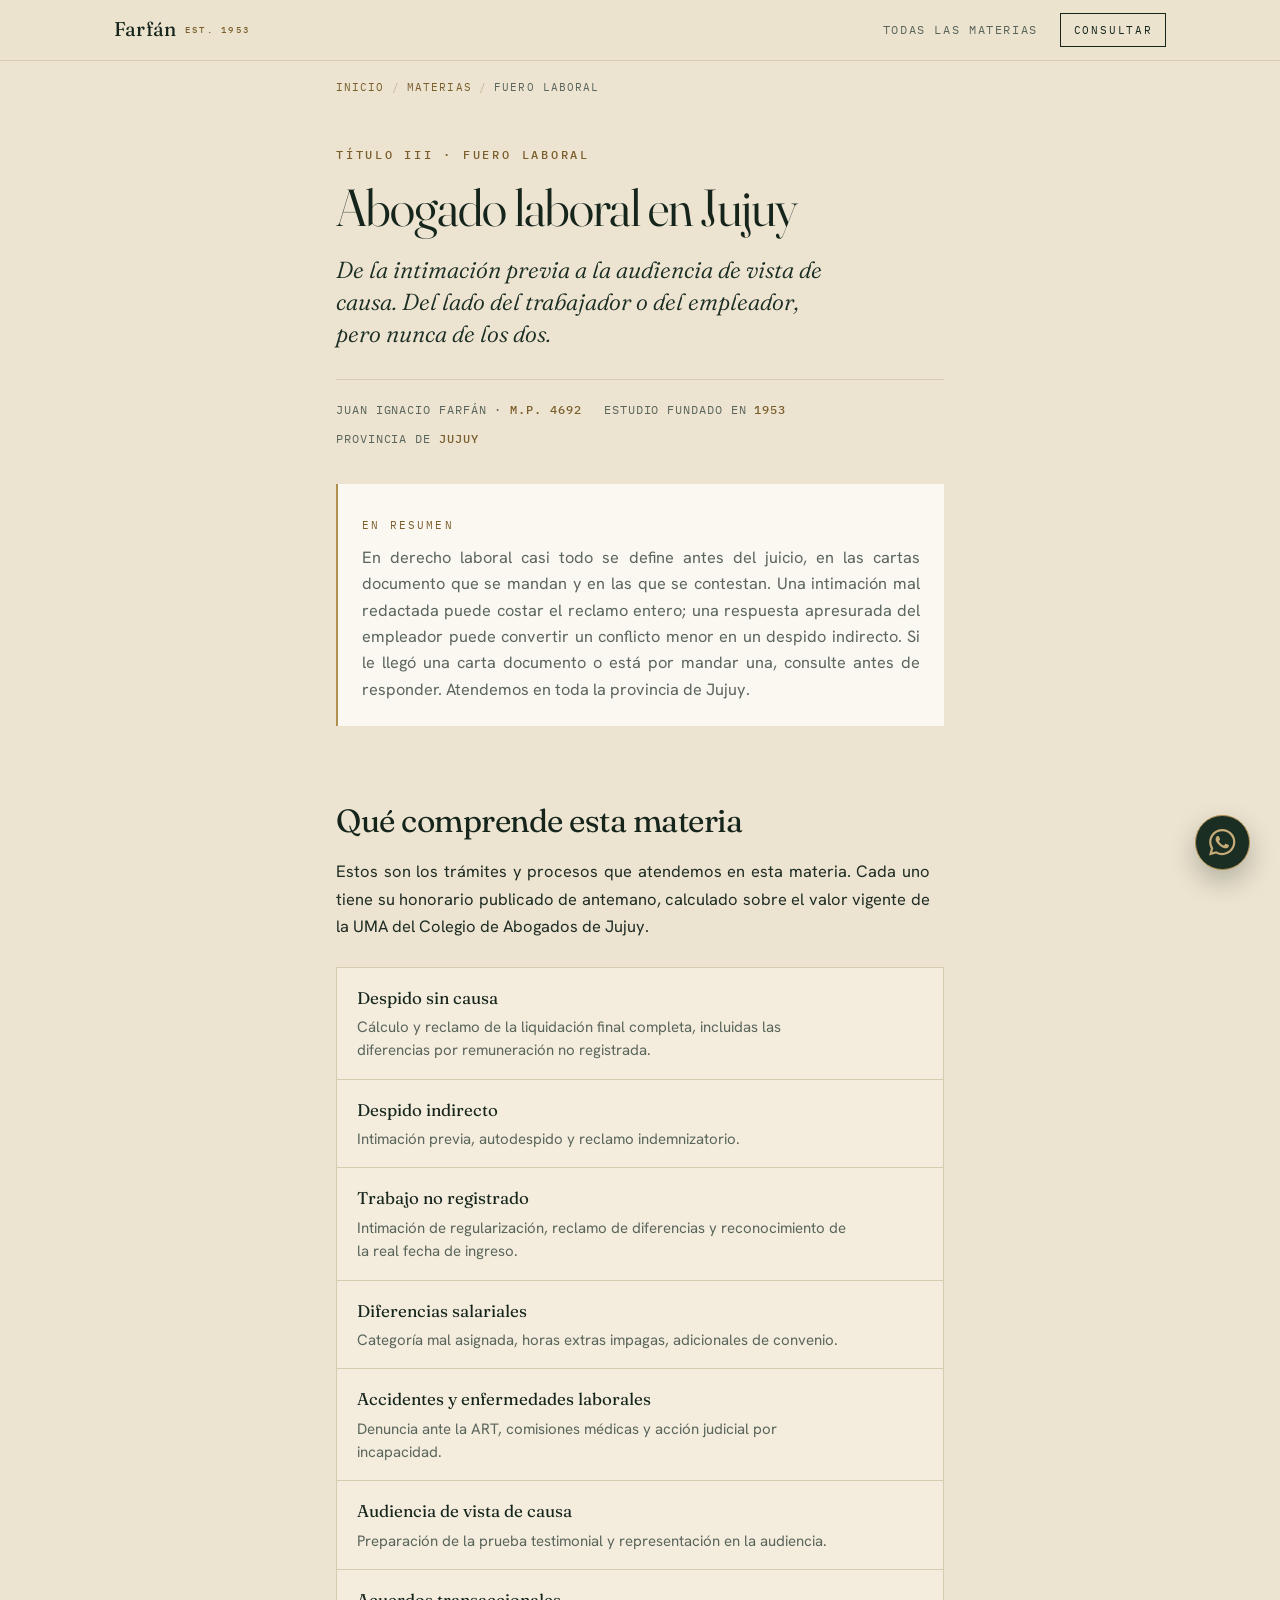
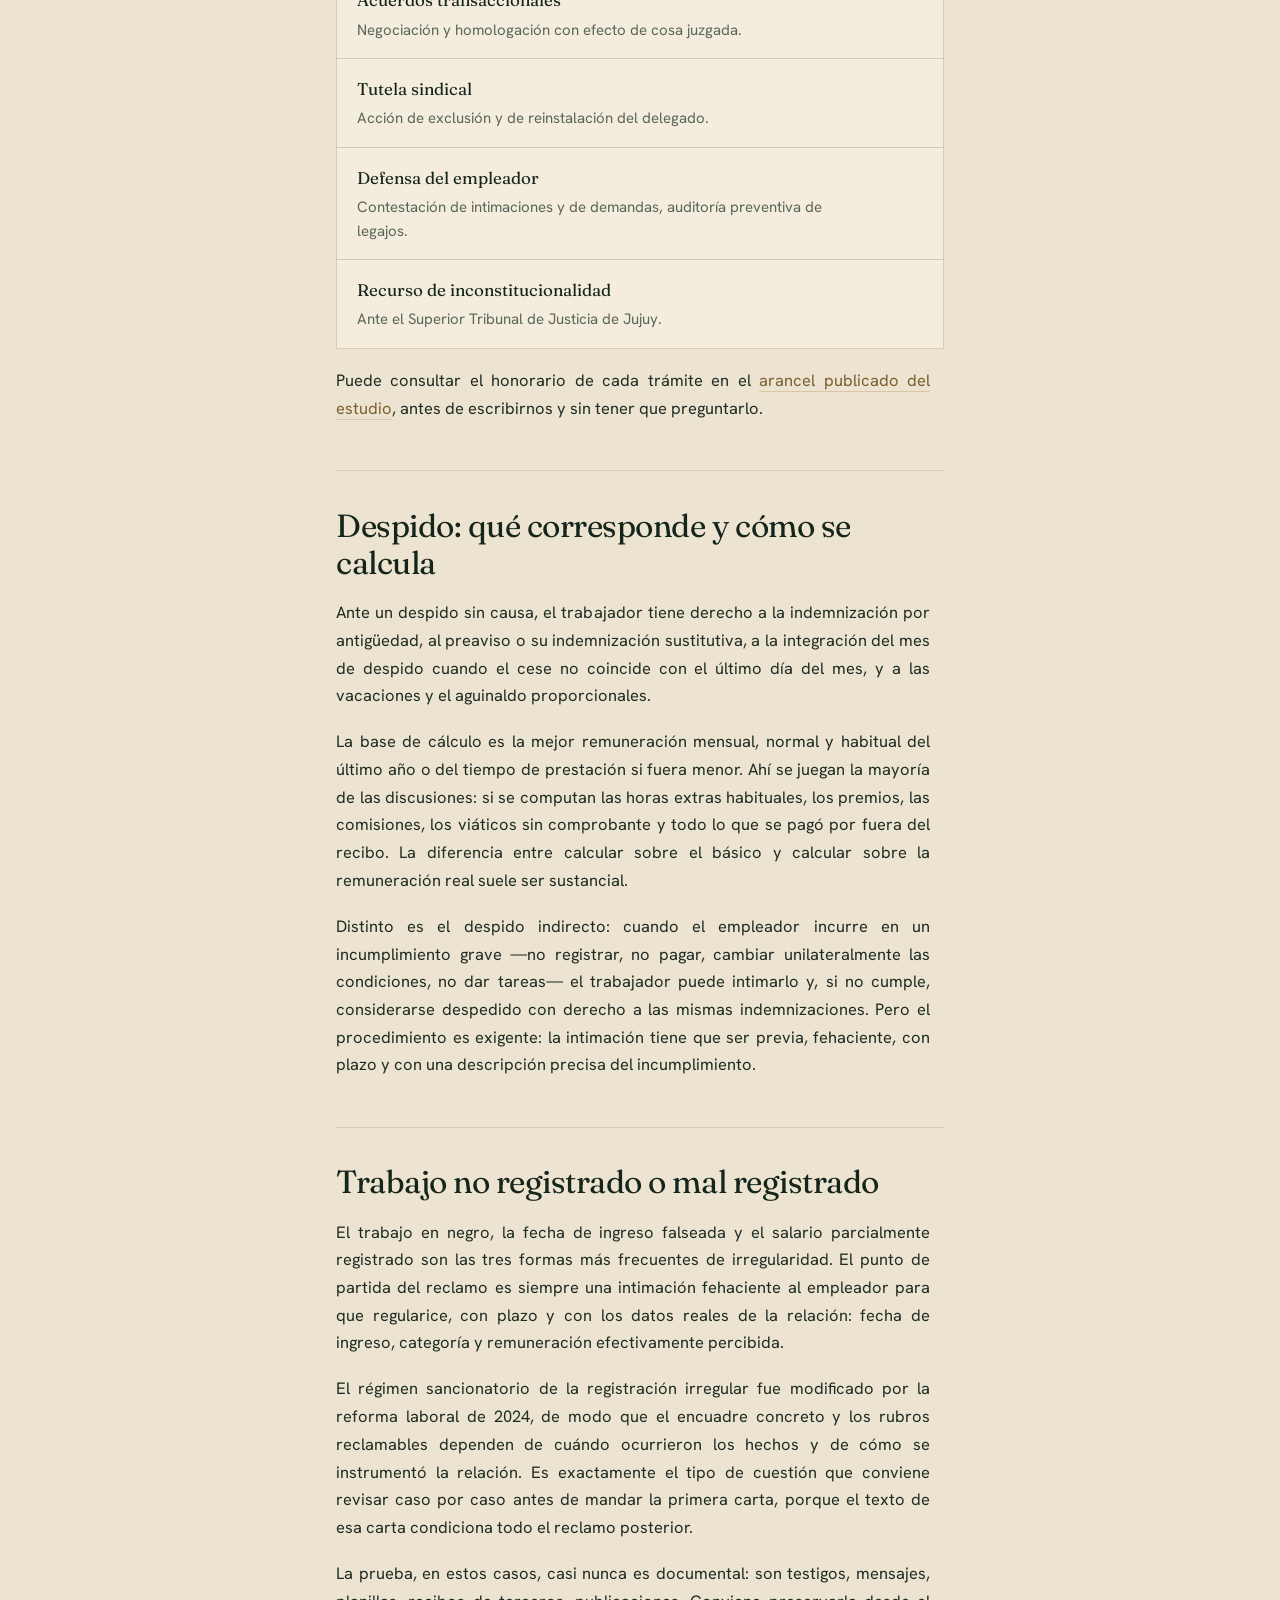
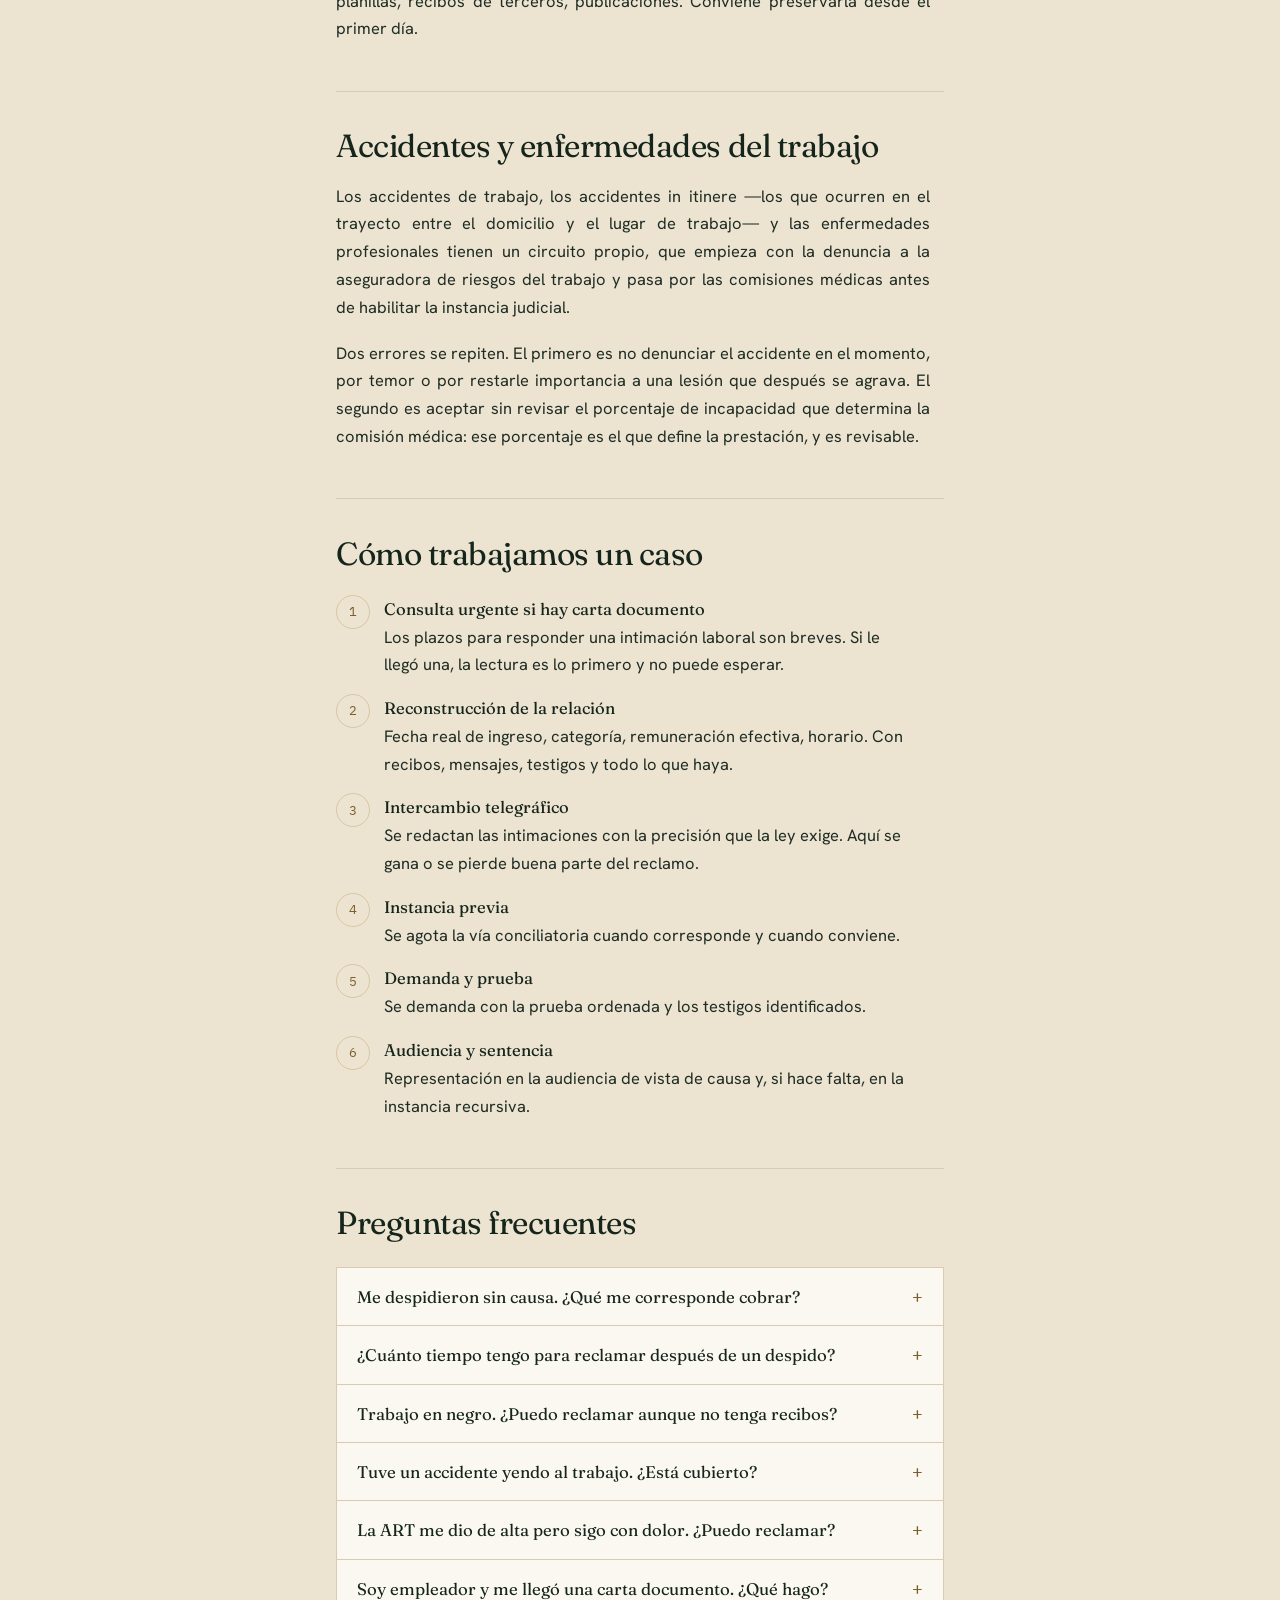
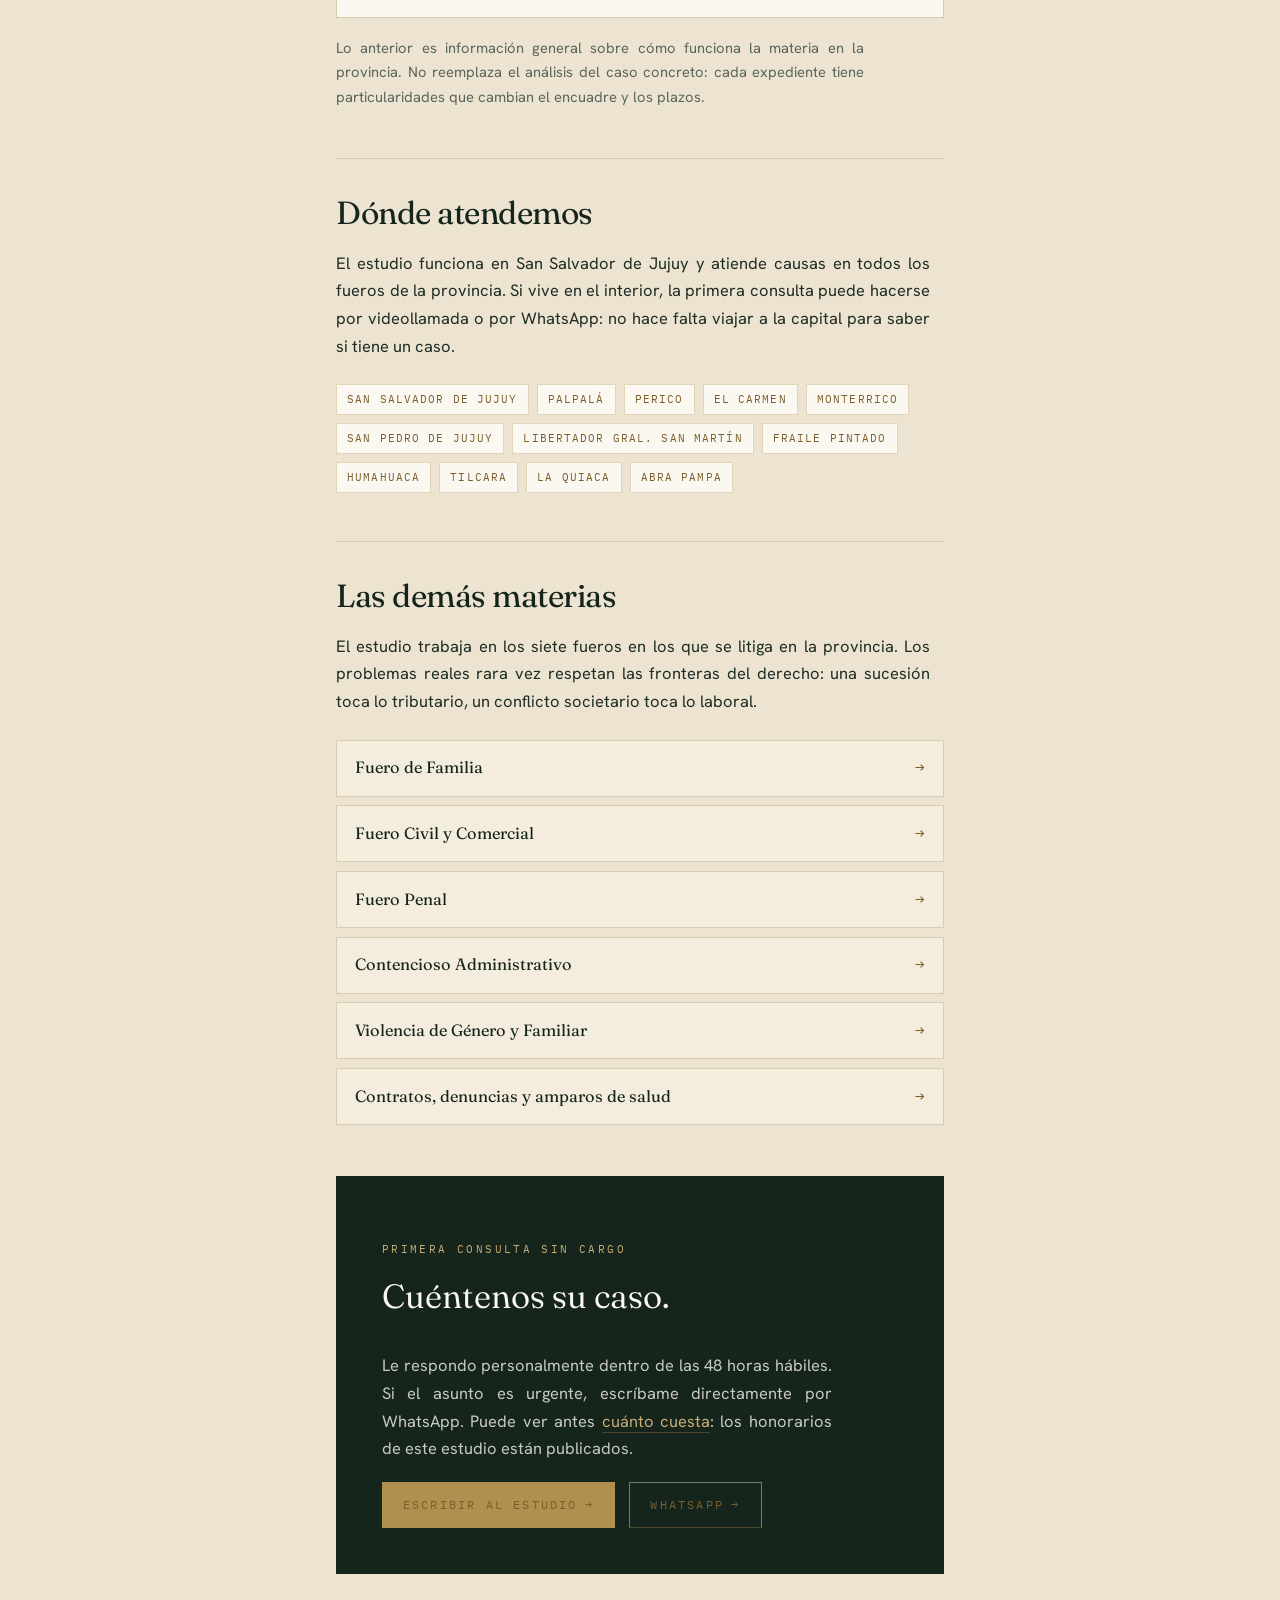
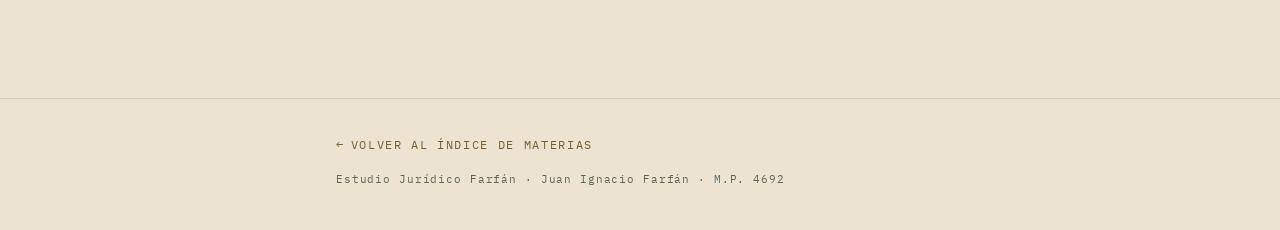
<file: materias/laboral/index.html>
<!doctype html>
<html lang="es-AR">
<head>
<meta charset="utf-8">
<meta name="viewport" content="width=device-width, initial-scale=1, viewport-fit=cover">
<meta name="color-scheme" content="light">
<title>Abogado Laboral en Jujuy — Despidos, Trabajo en Negro y Accidentes | Estudio Farfán</title>
<meta name="description" content="Abogado laboral en Jujuy: despido sin causa, trabajo no registrado, diferencias salariales, accidentes y enfermedades laborales. Del lado del trabajador o del empleador. Estudio Jurídico Farfán.">
<meta name="robots" content="index,follow,max-snippet:-1,max-image-preview:large,max-video-preview:-1">
<meta name="author" content="Juan Ignacio Farfán">
<meta name="geo.region" content="AR-Y">
<meta name="geo.placename" content="San Salvador de Jujuy">
<meta name="theme-color" content="#15251C">
<link rel="canonical" href="https://estudiofarfan.netlify.app/materias/laboral/">
<link rel="icon" href="data:image/svg+xml,%3Csvg%20xmlns='http://www.w3.org/2000/svg'%20viewBox='0%200%2064%2064'%3E%3Crect%20width='64'%20height='64'%20fill='%2315251C'/%3E%3Ctext%20x='32'%20y='45'%20font-family='Georgia,serif'%20font-size='40'%20fill='%23B08F4F'%20text-anchor='middle'%3EF%3C/text%3E%3C/svg%3E">

<!-- Open Graph / compartir -->
<meta property="og:type" content="website">
<meta property="og:site_name" content="Estudio Jurídico Farfán">
<meta property="og:locale" content="es_AR">
<meta property="og:title" content="Abogado laboral en Jujuy — Estudio Jurídico Farfán">
<meta property="og:description" content="Despidos, trabajo en negro, accidentes laborales y reclamos ante la ART en toda la provincia de Jujuy.">
<meta property="og:url" content="https://estudiofarfan.netlify.app/materias/laboral/">
<meta property="og:image" content="https://estudiofarfan.netlify.app/og-farfan.jpg">
<meta property="og:image:width" content="1200">
<meta property="og:image:height" content="630">
<meta name="twitter:card" content="summary_large_image">
<meta name="twitter:title" content="Abogado laboral en Jujuy — Estudio Jurídico Farfán">
<meta name="twitter:description" content="Despidos, trabajo en negro, accidentes laborales y reclamos ante la ART en toda la provincia de Jujuy.">
<meta name="twitter:image" content="https://estudiofarfan.netlify.app/og-farfan.jpg">

<link rel="preconnect" href="https://fonts.googleapis.com">
<link rel="preconnect" href="https://fonts.gstatic.com" crossorigin>
<link href="https://fonts.googleapis.com/css2?family=Fraunces:ital,opsz,wght@0,9..144,300..600;1,9..144,300..500&amp;family=Hanken+Grotesk:wght@300;400;500;600&amp;family=IBM+Plex+Mono:wght@400;500&amp;display=swap" rel="stylesheet">
<link rel="stylesheet" href="/assets/materia.css">

<!-- Datos estructurados: servicio jurídico, miga de pan y preguntas frecuentes -->
<script type="application/ld+json">
{
  "@context": "https://schema.org",
  "@graph": [
    {
      "@type": "WebPage",
      "@id": "https://estudiofarfan.netlify.app/materias/laboral/#page",
      "url": "https://estudiofarfan.netlify.app/materias/laboral/",
      "name": "Abogado Laboral en Jujuy — Despidos, Trabajo en Negro y Accidentes | Estudio Farfán",
      "description": "Abogado laboral en Jujuy: despido sin causa, trabajo no registrado, diferencias salariales, accidentes y enfermedades laborales. Del lado del trabajador o del empleador. Estudio Jurídico Farfán.",
      "inLanguage": "es-AR",
      "isPartOf": {
        "@id": "https://estudiofarfan.netlify.app/#website"
      },
      "about": {
        "@id": "https://estudiofarfan.netlify.app/#estudio"
      },
      "breadcrumb": {
        "@id": "https://estudiofarfan.netlify.app/materias/laboral/#crumbs"
      }
    },
    {
      "@type": "BreadcrumbList",
      "@id": "https://estudiofarfan.netlify.app/materias/laboral/#crumbs",
      "itemListElement": [
        {
          "@type": "ListItem",
          "position": 1,
          "name": "Inicio",
          "item": "https://estudiofarfan.netlify.app/"
        },
        {
          "@type": "ListItem",
          "position": 2,
          "name": "Materias",
          "item": "https://estudiofarfan.netlify.app/#materias"
        },
        {
          "@type": "ListItem",
          "position": 3,
          "name": "Fuero Laboral",
          "item": "https://estudiofarfan.netlify.app/materias/laboral/"
        }
      ]
    },
    {
      "@type": "Service",
      "@id": "https://estudiofarfan.netlify.app/materias/laboral/#servicio",
      "serviceType": "Abogado laboral en Jujuy",
      "name": "Fuero Laboral",
      "description": "Abogado laboral en Jujuy: despido sin causa, trabajo no registrado, diferencias salariales, accidentes y enfermedades laborales. Del lado del trabajador o del empleador. Estudio Jurídico Farfán.",
      "provider": {
        "@id": "https://estudiofarfan.netlify.app/#estudio"
      },
      "areaServed": [
        {
          "@type": "AdministrativeArea",
          "name": "Provincia de Jujuy, Argentina"
        },
        {
          "@type": "City",
          "name": "San Salvador de Jujuy"
        },
        {
          "@type": "City",
          "name": "Palpalá"
        },
        {
          "@type": "City",
          "name": "Perico"
        },
        {
          "@type": "City",
          "name": "El Carmen"
        },
        {
          "@type": "City",
          "name": "Monterrico"
        },
        {
          "@type": "City",
          "name": "San Pedro de Jujuy"
        },
        {
          "@type": "City",
          "name": "Libertador Gral. San Martín"
        },
        {
          "@type": "City",
          "name": "Fraile Pintado"
        },
        {
          "@type": "City",
          "name": "Humahuaca"
        },
        {
          "@type": "City",
          "name": "Tilcara"
        },
        {
          "@type": "City",
          "name": "La Quiaca"
        },
        {
          "@type": "City",
          "name": "Abra Pampa"
        }
      ],
      "availableChannel": {
        "@type": "ServiceChannel",
        "serviceUrl": "https://estudiofarfan.netlify.app/materias/laboral/",
        "servicePhone": {
          "@type": "ContactPoint",
          "telephone": "+543885800175",
          "contactType": "customer service",
          "areaServed": "AR",
          "availableLanguage": "Spanish"
        }
      },
      "hasOfferCatalog": {
        "@type": "OfferCatalog",
        "name": "Trámites de Fuero Laboral",
        "itemListElement": [
          {
            "@type": "Offer",
            "itemOffered": {
              "@type": "Service",
              "name": "Despido sin causa",
              "description": "Cálculo y reclamo de la liquidación final completa, incluidas las diferencias por remuneración no registrada."
            }
          },
          {
            "@type": "Offer",
            "itemOffered": {
              "@type": "Service",
              "name": "Despido indirecto",
              "description": "Intimación previa, autodespido y reclamo indemnizatorio."
            }
          },
          {
            "@type": "Offer",
            "itemOffered": {
              "@type": "Service",
              "name": "Trabajo no registrado",
              "description": "Intimación de regularización, reclamo de diferencias y reconocimiento de la real fecha de ingreso."
            }
          },
          {
            "@type": "Offer",
            "itemOffered": {
              "@type": "Service",
              "name": "Diferencias salariales",
              "description": "Categoría mal asignada, horas extras impagas, adicionales de convenio."
            }
          },
          {
            "@type": "Offer",
            "itemOffered": {
              "@type": "Service",
              "name": "Accidentes y enfermedades laborales",
              "description": "Denuncia ante la ART, comisiones médicas y acción judicial por incapacidad."
            }
          },
          {
            "@type": "Offer",
            "itemOffered": {
              "@type": "Service",
              "name": "Audiencia de vista de causa",
              "description": "Preparación de la prueba testimonial y representación en la audiencia."
            }
          },
          {
            "@type": "Offer",
            "itemOffered": {
              "@type": "Service",
              "name": "Acuerdos transaccionales",
              "description": "Negociación y homologación con efecto de cosa juzgada."
            }
          },
          {
            "@type": "Offer",
            "itemOffered": {
              "@type": "Service",
              "name": "Tutela sindical",
              "description": "Acción de exclusión y de reinstalación del delegado."
            }
          },
          {
            "@type": "Offer",
            "itemOffered": {
              "@type": "Service",
              "name": "Defensa del empleador",
              "description": "Contestación de intimaciones y de demandas, auditoría preventiva de legajos."
            }
          },
          {
            "@type": "Offer",
            "itemOffered": {
              "@type": "Service",
              "name": "Recurso de inconstitucionalidad",
              "description": "Ante el Superior Tribunal de Justicia de Jujuy."
            }
          }
        ]
      }
    },
    {
      "@type": "FAQPage",
      "@id": "https://estudiofarfan.netlify.app/materias/laboral/#faq",
      "mainEntity": [
        {
          "@type": "Question",
          "name": "Me despidieron sin causa. ¿Qué me corresponde cobrar?",
          "acceptedAnswer": {
            "@type": "Answer",
            "text": "Corresponde la indemnización por antigüedad, el preaviso o su indemnización sustitutiva, la integración del mes de despido cuando el cese no cae el último día del mes, las vacaciones proporcionales y el aguinaldo proporcional, además de los haberes adeudados. La base de cálculo es la mejor remuneración mensual, normal y habitual. Antes de firmar cualquier liquidación conviene verificar sobre qué monto se calculó: si se pagaban horas extras habituales, premios, comisiones o sumas por fuera del recibo, la liquidación que ofrece la empresa suele estar por debajo de lo que corresponde."
          }
        },
        {
          "@type": "Question",
          "name": "¿Cuánto tiempo tengo para reclamar después de un despido?",
          "acceptedAnswer": {
            "@type": "Answer",
            "text": "Las acciones derivadas de la relación de trabajo prescriben a los dos años. Es un plazo corto para una materia en la que hay que reunir testigos, recibos y documentación, así que no conviene agotarlo. Además, hay conductas que si se demoran demasiado pueden interpretarse como consentimiento de la situación, lo que debilita el reclamo aunque la acción todavía no haya prescripto."
          }
        },
        {
          "@type": "Question",
          "name": "Trabajo en negro. ¿Puedo reclamar aunque no tenga recibos?",
          "acceptedAnswer": {
            "@type": "Answer",
            "text": "Sí. Justamente porque no hay registro, la ley admite acreditar la relación laboral por cualquier medio de prueba: testigos, mensajes de WhatsApp, correos, planillas de asistencia, fotografías en el lugar de trabajo, publicaciones en redes, constancias de pagos por transferencia. El paso previo indispensable es la intimación fehaciente al empleador para que regularice la relación, indicando la fecha real de ingreso, la categoría y la remuneración. Esa carta es el eje de todo el reclamo posterior, y por eso no conviene mandarla sin asesoramiento."
          }
        },
        {
          "@type": "Question",
          "name": "Tuve un accidente yendo al trabajo. ¿Está cubierto?",
          "acceptedAnswer": {
            "@type": "Answer",
            "text": "El accidente in itinere —el ocurrido en el trayecto habitual entre el domicilio y el lugar de trabajo, o a la inversa— está cubierto por el sistema de riesgos del trabajo, siempre que el trayecto no se haya interrumpido o alterado por razones ajenas al trabajo. Lo esencial es denunciarlo de inmediato a la aseguradora y conservar todo: constancia de atención médica, denuncia policial si la hubo, testigos y comprobantes del recorrido. Las lesiones que parecen menores al momento del hecho a veces derivan en una incapacidad permanente, y sin denuncia oportuna el reclamo se complica."
          }
        },
        {
          "@type": "Question",
          "name": "La ART me dio de alta pero sigo con dolor. ¿Puedo reclamar?",
          "acceptedAnswer": {
            "@type": "Answer",
            "text": "El alta médica y el porcentaje de incapacidad que determina la comisión médica son revisables. Si considera que el alta es prematura o que la incapacidad reconocida no refleja su estado real, existen vías para impugnarlo, tanto en sede administrativa como judicial. Conviene hacerlo con estudios propios y con un informe médico de parte: la discusión es técnica y se gana con prueba médica, no con la descripción del dolor."
          }
        },
        {
          "@type": "Question",
          "name": "Soy empleador y me llegó una carta documento. ¿Qué hago?",
          "acceptedAnswer": {
            "@type": "Answer",
            "text": "Contestarla, y hacerlo dentro del plazo. El silencio frente a una intimación laboral puede ser interpretado en contra del empleador y habilitar al trabajador a considerarse despedido con derecho a indemnización. Ahora bien: contestar apresuradamente o reconocer hechos que no son exactos puede ser igual de costoso. Lo razonable es revisar el legajo, verificar qué de lo que se afirma es cierto y responder con precisión. Este estudio asume la representación del trabajador o la del empleador, pero nunca las dos en un mismo conflicto."
          }
        }
      ]
    }
  ]
}
</script>
</head>

<body>
<a class="skip" href="#contenido">Ir al contenido</a>

<header class="doc-head">
  <div class="doc-head-inner">
    <a class="brand" href="/">Farfán <small>Est. 1953</small></a>
    <div class="head-side">
      <a class="head-back" href="/#materias">Todas las materias</a>
      <a class="head-cta" href="/#contacto">Consultar</a>
    </div>
  </div>
</header>

<nav class="crumbs reading" aria-label="Ruta de navegación">
  <ol>
    <li><a href="/">Inicio</a></li>
    <li><a href="/#materias">Materias</a></li>
    <li><span aria-current="page">Fuero Laboral</span></li>
  </ol>
</nav>

<main id="contenido">

  <div class="masthead reading">
    <p class="eyebrow">Título III · Fuero Laboral</p>
    <h1 class="doc-title">Abogado laboral en Jujuy</h1>
    <p class="doc-deck">De la intimación previa a la audiencia de vista de causa. Del lado del trabajador o del empleador, pero nunca de los dos.</p>
    <div class="doc-meta">
      <span>Juan Ignacio Farfán · <b>M.P. 4692</b></span>
      <span>Estudio fundado en <b>1953</b></span>
      <span>Provincia de <b>Jujuy</b></span>
    </div>

    <div class="abstract">
      <p class="lbl">En resumen</p>
      <p>En derecho laboral casi todo se define antes del juicio, en las cartas documento que se mandan y en las que se contestan. Una intimación mal redactada puede costar el reclamo entero; una respuesta apresurada del empleador puede convertir un conflicto menor en un despido indirecto. Si le llegó una carta documento o está por mandar una, consulte antes de responder. Atendemos en toda la provincia de Jujuy.</p>
    </div>
  </div>

  <article class="prose reading">

    <section class="doc-sec" id="tramites">
      <h2 class="doc-h2">Qué comprende esta materia</h2>
      <p>Estos son los trámites y procesos que atendemos en esta materia. Cada uno tiene su honorario publicado de antemano, calculado sobre el valor vigente de la UMA del Colegio de Abogados de Jujuy.</p>
      <ul class="tramites">
        <li><span class="t">Despido sin causa</span><span class="d">Cálculo y reclamo de la liquidación final completa, incluidas las diferencias por remuneración no registrada.</span></li>
        <li><span class="t">Despido indirecto</span><span class="d">Intimación previa, autodespido y reclamo indemnizatorio.</span></li>
        <li><span class="t">Trabajo no registrado</span><span class="d">Intimación de regularización, reclamo de diferencias y reconocimiento de la real fecha de ingreso.</span></li>
        <li><span class="t">Diferencias salariales</span><span class="d">Categoría mal asignada, horas extras impagas, adicionales de convenio.</span></li>
        <li><span class="t">Accidentes y enfermedades laborales</span><span class="d">Denuncia ante la ART, comisiones médicas y acción judicial por incapacidad.</span></li>
        <li><span class="t">Audiencia de vista de causa</span><span class="d">Preparación de la prueba testimonial y representación en la audiencia.</span></li>
        <li><span class="t">Acuerdos transaccionales</span><span class="d">Negociación y homologación con efecto de cosa juzgada.</span></li>
        <li><span class="t">Tutela sindical</span><span class="d">Acción de exclusión y de reinstalación del delegado.</span></li>
        <li><span class="t">Defensa del empleador</span><span class="d">Contestación de intimaciones y de demandas, auditoría preventiva de legajos.</span></li>
        <li><span class="t">Recurso de inconstitucionalidad</span><span class="d">Ante el Superior Tribunal de Justicia de Jujuy.</span></li>
      </ul>
      <p>Puede consultar el honorario de cada trámite en el <a href="/honorarios/#area-laboral">arancel publicado del estudio</a>, antes de escribirnos y sin tener que preguntarlo.</p>
    </section>

    <section class="doc-sec" id="s1">
      <h2 class="doc-h2">Despido: qué corresponde y cómo se calcula</h2>
      <p>Ante un despido sin causa, el trabajador tiene derecho a la indemnización por antigüedad, al preaviso o su indemnización sustitutiva, a la integración del mes de despido cuando el cese no coincide con el último día del mes, y a las vacaciones y el aguinaldo proporcionales.</p>
      <p>La base de cálculo es la mejor remuneración mensual, normal y habitual del último año o del tiempo de prestación si fuera menor. Ahí se juegan la mayoría de las discusiones: si se computan las horas extras habituales, los premios, las comisiones, los viáticos sin comprobante y todo lo que se pagó por fuera del recibo. La diferencia entre calcular sobre el básico y calcular sobre la remuneración real suele ser sustancial.</p>
      <p>Distinto es el despido indirecto: cuando el empleador incurre en un incumplimiento grave —no registrar, no pagar, cambiar unilateralmente las condiciones, no dar tareas— el trabajador puede intimarlo y, si no cumple, considerarse despedido con derecho a las mismas indemnizaciones. Pero el procedimiento es exigente: la intimación tiene que ser previa, fehaciente, con plazo y con una descripción precisa del incumplimiento.</p>
    </section>

    <section class="doc-sec" id="s2">
      <h2 class="doc-h2">Trabajo no registrado o mal registrado</h2>
      <p>El trabajo en negro, la fecha de ingreso falseada y el salario parcialmente registrado son las tres formas más frecuentes de irregularidad. El punto de partida del reclamo es siempre una intimación fehaciente al empleador para que regularice, con plazo y con los datos reales de la relación: fecha de ingreso, categoría y remuneración efectivamente percibida.</p>
      <p>El régimen sancionatorio de la registración irregular fue modificado por la reforma laboral de 2024, de modo que el encuadre concreto y los rubros reclamables dependen de cuándo ocurrieron los hechos y de cómo se instrumentó la relación. Es exactamente el tipo de cuestión que conviene revisar caso por caso antes de mandar la primera carta, porque el texto de esa carta condiciona todo el reclamo posterior.</p>
      <p>La prueba, en estos casos, casi nunca es documental: son testigos, mensajes, planillas, recibos de terceros, publicaciones. Conviene preservarla desde el primer día.</p>
    </section>

    <section class="doc-sec" id="s3">
      <h2 class="doc-h2">Accidentes y enfermedades del trabajo</h2>
      <p>Los accidentes de trabajo, los accidentes in itinere —los que ocurren en el trayecto entre el domicilio y el lugar de trabajo— y las enfermedades profesionales tienen un circuito propio, que empieza con la denuncia a la aseguradora de riesgos del trabajo y pasa por las comisiones médicas antes de habilitar la instancia judicial.</p>
      <p>Dos errores se repiten. El primero es no denunciar el accidente en el momento, por temor o por restarle importancia a una lesión que después se agrava. El segundo es aceptar sin revisar el porcentaje de incapacidad que determina la comisión médica: ese porcentaje es el que define la prestación, y es revisable.</p>
    </section>

    <section class="doc-sec" id="como-trabajamos">
      <h2 class="doc-h2">Cómo trabajamos un caso</h2>
      <ol class="steps">
        <li><b>Consulta urgente si hay carta documento</b>Los plazos para responder una intimación laboral son breves. Si le llegó una, la lectura es lo primero y no puede esperar.</li>
        <li><b>Reconstrucción de la relación</b>Fecha real de ingreso, categoría, remuneración efectiva, horario. Con recibos, mensajes, testigos y todo lo que haya.</li>
        <li><b>Intercambio telegráfico</b>Se redactan las intimaciones con la precisión que la ley exige. Aquí se gana o se pierde buena parte del reclamo.</li>
        <li><b>Instancia previa</b>Se agota la vía conciliatoria cuando corresponde y cuando conviene.</li>
        <li><b>Demanda y prueba</b>Se demanda con la prueba ordenada y los testigos identificados.</li>
        <li><b>Audiencia y sentencia</b>Representación en la audiencia de vista de causa y, si hace falta, en la instancia recursiva.</li>
      </ol>
    </section>

    <section class="doc-sec" id="preguntas">
      <h2 class="doc-h2">Preguntas frecuentes</h2>
      <div class="faq">
        <details>
          <summary>Me despidieron sin causa. ¿Qué me corresponde cobrar?</summary>
          <div class="a">
            <p>Corresponde la indemnización por antigüedad, el preaviso o su indemnización sustitutiva, la integración del mes de despido cuando el cese no cae el último día del mes, las vacaciones proporcionales y el aguinaldo proporcional, además de los haberes adeudados.</p>
            <p>La base de cálculo es la mejor remuneración mensual, normal y habitual. Antes de firmar cualquier liquidación conviene verificar sobre qué monto se calculó: si se pagaban horas extras habituales, premios, comisiones o sumas por fuera del recibo, la liquidación que ofrece la empresa suele estar por debajo de lo que corresponde.</p>
          </div>
        </details>
        <details>
          <summary>¿Cuánto tiempo tengo para reclamar después de un despido?</summary>
          <div class="a">
            <p>Las acciones derivadas de la relación de trabajo prescriben a los dos años. Es un plazo corto para una materia en la que hay que reunir testigos, recibos y documentación, así que no conviene agotarlo.</p>
            <p>Además, hay conductas que si se demoran demasiado pueden interpretarse como consentimiento de la situación, lo que debilita el reclamo aunque la acción todavía no haya prescripto.</p>
          </div>
        </details>
        <details>
          <summary>Trabajo en negro. ¿Puedo reclamar aunque no tenga recibos?</summary>
          <div class="a">
            <p>Sí. Justamente porque no hay registro, la ley admite acreditar la relación laboral por cualquier medio de prueba: testigos, mensajes de WhatsApp, correos, planillas de asistencia, fotografías en el lugar de trabajo, publicaciones en redes, constancias de pagos por transferencia.</p>
            <p>El paso previo indispensable es la intimación fehaciente al empleador para que regularice la relación, indicando la fecha real de ingreso, la categoría y la remuneración. Esa carta es el eje de todo el reclamo posterior, y por eso no conviene mandarla sin asesoramiento.</p>
          </div>
        </details>
        <details>
          <summary>Tuve un accidente yendo al trabajo. ¿Está cubierto?</summary>
          <div class="a">
            <p>El accidente in itinere —el ocurrido en el trayecto habitual entre el domicilio y el lugar de trabajo, o a la inversa— está cubierto por el sistema de riesgos del trabajo, siempre que el trayecto no se haya interrumpido o alterado por razones ajenas al trabajo.</p>
            <p>Lo esencial es denunciarlo de inmediato a la aseguradora y conservar todo: constancia de atención médica, denuncia policial si la hubo, testigos y comprobantes del recorrido. Las lesiones que parecen menores al momento del hecho a veces derivan en una incapacidad permanente, y sin denuncia oportuna el reclamo se complica.</p>
          </div>
        </details>
        <details>
          <summary>La ART me dio de alta pero sigo con dolor. ¿Puedo reclamar?</summary>
          <div class="a">
            <p>El alta médica y el porcentaje de incapacidad que determina la comisión médica son revisables. Si considera que el alta es prematura o que la incapacidad reconocida no refleja su estado real, existen vías para impugnarlo, tanto en sede administrativa como judicial.</p>
            <p>Conviene hacerlo con estudios propios y con un informe médico de parte: la discusión es técnica y se gana con prueba médica, no con la descripción del dolor.</p>
          </div>
        </details>
        <details>
          <summary>Soy empleador y me llegó una carta documento. ¿Qué hago?</summary>
          <div class="a">
            <p>Contestarla, y hacerlo dentro del plazo. El silencio frente a una intimación laboral puede ser interpretado en contra del empleador y habilitar al trabajador a considerarse despedido con derecho a indemnización.</p>
            <p>Ahora bien: contestar apresuradamente o reconocer hechos que no son exactos puede ser igual de costoso. Lo razonable es revisar el legajo, verificar qué de lo que se afirma es cierto y responder con precisión. Este estudio asume la representación del trabajador o la del empleador, pero nunca las dos en un mismo conflicto.</p>
          </div>
        </details>
      </div>
      <p style="font-size:.92rem;color:var(--text-soft);margin-top:1.1rem">Lo anterior es información general sobre cómo funciona la materia en la provincia. No reemplaza el análisis del caso concreto: cada expediente tiene particularidades que cambian el encuadre y los plazos.</p>
    </section>

    <section class="doc-sec" id="zonas">
      <h2 class="doc-h2">Dónde atendemos</h2>
      <p>El estudio funciona en San Salvador de Jujuy y atiende causas en todos los fueros de la provincia. Si vive en el interior, la primera consulta puede hacerse por videollamada o por WhatsApp: no hace falta viajar a la capital para saber si tiene un caso.</p>
      <div class="zonas">
        <span>San Salvador de Jujuy</span>
        <span>Palpalá</span>
        <span>Perico</span>
        <span>El Carmen</span>
        <span>Monterrico</span>
        <span>San Pedro de Jujuy</span>
        <span>Libertador Gral. San Martín</span>
        <span>Fraile Pintado</span>
        <span>Humahuaca</span>
        <span>Tilcara</span>
        <span>La Quiaca</span>
        <span>Abra Pampa</span>
      </div>
    </section>

    <section class="doc-sec" id="otras">
      <h2 class="doc-h2">Las demás materias</h2>
      <p>El estudio trabaja en los siete fueros en los que se litiga en la provincia. Los problemas reales rara vez respetan las fronteras del derecho: una sucesión toca lo tributario, un conflicto societario toca lo laboral.</p>
      <div class="otras">
        <a href="/materias/familia/"><span class="n">Fuero de Familia</span><span class="arr">&#8594;</span></a>
        <a href="/materias/civil-y-comercial/"><span class="n">Fuero Civil y Comercial</span><span class="arr">&#8594;</span></a>
        <a href="/materias/penal/"><span class="n">Fuero Penal</span><span class="arr">&#8594;</span></a>
        <a href="/materias/contencioso-administrativo/"><span class="n">Contencioso Administrativo</span><span class="arr">&#8594;</span></a>
        <a href="/materias/violencia-de-genero/"><span class="n">Violencia de Género y Familiar</span><span class="arr">&#8594;</span></a>
        <a href="/materias/contratos-y-amparos-de-salud/"><span class="n">Contratos, denuncias y amparos de salud</span><span class="arr">&#8594;</span></a>
      </div>
    </section>

    <aside class="doc-cta">
      <p class="k">Primera consulta sin cargo</p>
      <h2>Cuéntenos su caso.</h2>
      <p>Le respondo personalmente dentro de las 48 horas hábiles. Si el asunto es urgente, escríbame directamente por WhatsApp. Puede ver antes <a href="/honorarios/#area-laboral">cuánto cuesta</a>: los honorarios de este estudio están publicados.</p>
      <div class="cta-actions">
        <a class="btn btn-brass" href="/#contacto">Escribir al estudio <span class="arr">&#8594;</span></a>
        <a class="btn btn-ghost" href="https://wa.me/5493885800175?text=Hola.%20Quisiera%20hacer%20una%20consulta%20con%20el%20estudio." target="_blank" rel="noopener">WhatsApp <span class="arr">&#8594;</span></a>
      </div>
    </aside>

  </article>
</main>

<footer class="doc-foot">
  <div class="reading">
    <a class="foot-back" href="/#materias"><span class="arr">&#8592;</span> Volver al índice de materias</a>
    <span class="foot-firm">Estudio Jurídico Farfán · Juan Ignacio Farfán · M.P. 4692</span>
  </div>
</footer>

<!-- Contacto directo por WhatsApp, a la vista en toda la página -->
<a class="wa-float" href="https://wa.me/5493885800175?text=Hola.%20Quisiera%20hacer%20una%20consulta%20con%20el%20estudio." target="_blank" rel="noopener" aria-label="Escribir al estudio por WhatsApp">
  <span class="wa-tip" aria-hidden="true">Escribir por WhatsApp</span>
  <svg viewBox="0 0 24 24" aria-hidden="true" focusable="false"><path d="M17.472 14.382c-.297-.149-1.758-.867-2.03-.967-.273-.099-.471-.148-.67.15-.197.297-.767.966-.94 1.164-.173.199-.347.223-.644.075-.297-.15-1.255-.463-2.39-1.475-.883-.788-1.48-1.761-1.653-2.059-.173-.297-.018-.458.13-.606.134-.133.298-.347.446-.52.149-.174.198-.298.298-.497.099-.198.05-.371-.025-.52-.075-.149-.669-1.612-.916-2.207-.242-.579-.487-.5-.669-.51-.173-.008-.371-.01-.57-.01-.198 0-.52.074-.792.372-.272.297-1.04 1.016-1.04 2.479 0 1.462 1.065 2.875 1.213 3.074.149.198 2.096 3.2 5.077 4.487.709.306 1.262.489 1.694.625.712.227 1.36.195 1.872.118.571-.085 1.758-.719 2.006-1.413.248-.694.248-1.289.173-1.413-.074-.124-.272-.198-.57-.347m-5.421 7.403h-.004a9.87 9.87 0 0 1-5.031-1.378l-.361-.214-3.741.982.998-3.648-.235-.374a9.86 9.86 0 0 1-1.51-5.26c.001-5.45 4.436-9.884 9.888-9.884 2.64 0 5.122 1.03 6.988 2.898a9.825 9.825 0 0 1 2.893 6.994c-.003 5.45-4.437 9.884-9.885 9.884m8.413-18.297A11.815 11.815 0 0 0 12.05 0C5.495 0 .16 5.335.157 11.892c0 2.096.547 4.142 1.588 5.945L.057 24l6.305-1.654a11.882 11.882 0 0 0 5.683 1.448h.005c6.554 0 11.89-5.335 11.893-11.893a11.821 11.821 0 0 0-3.48-8.413Z"/></svg>
</a>

</body>
</html>
</file>
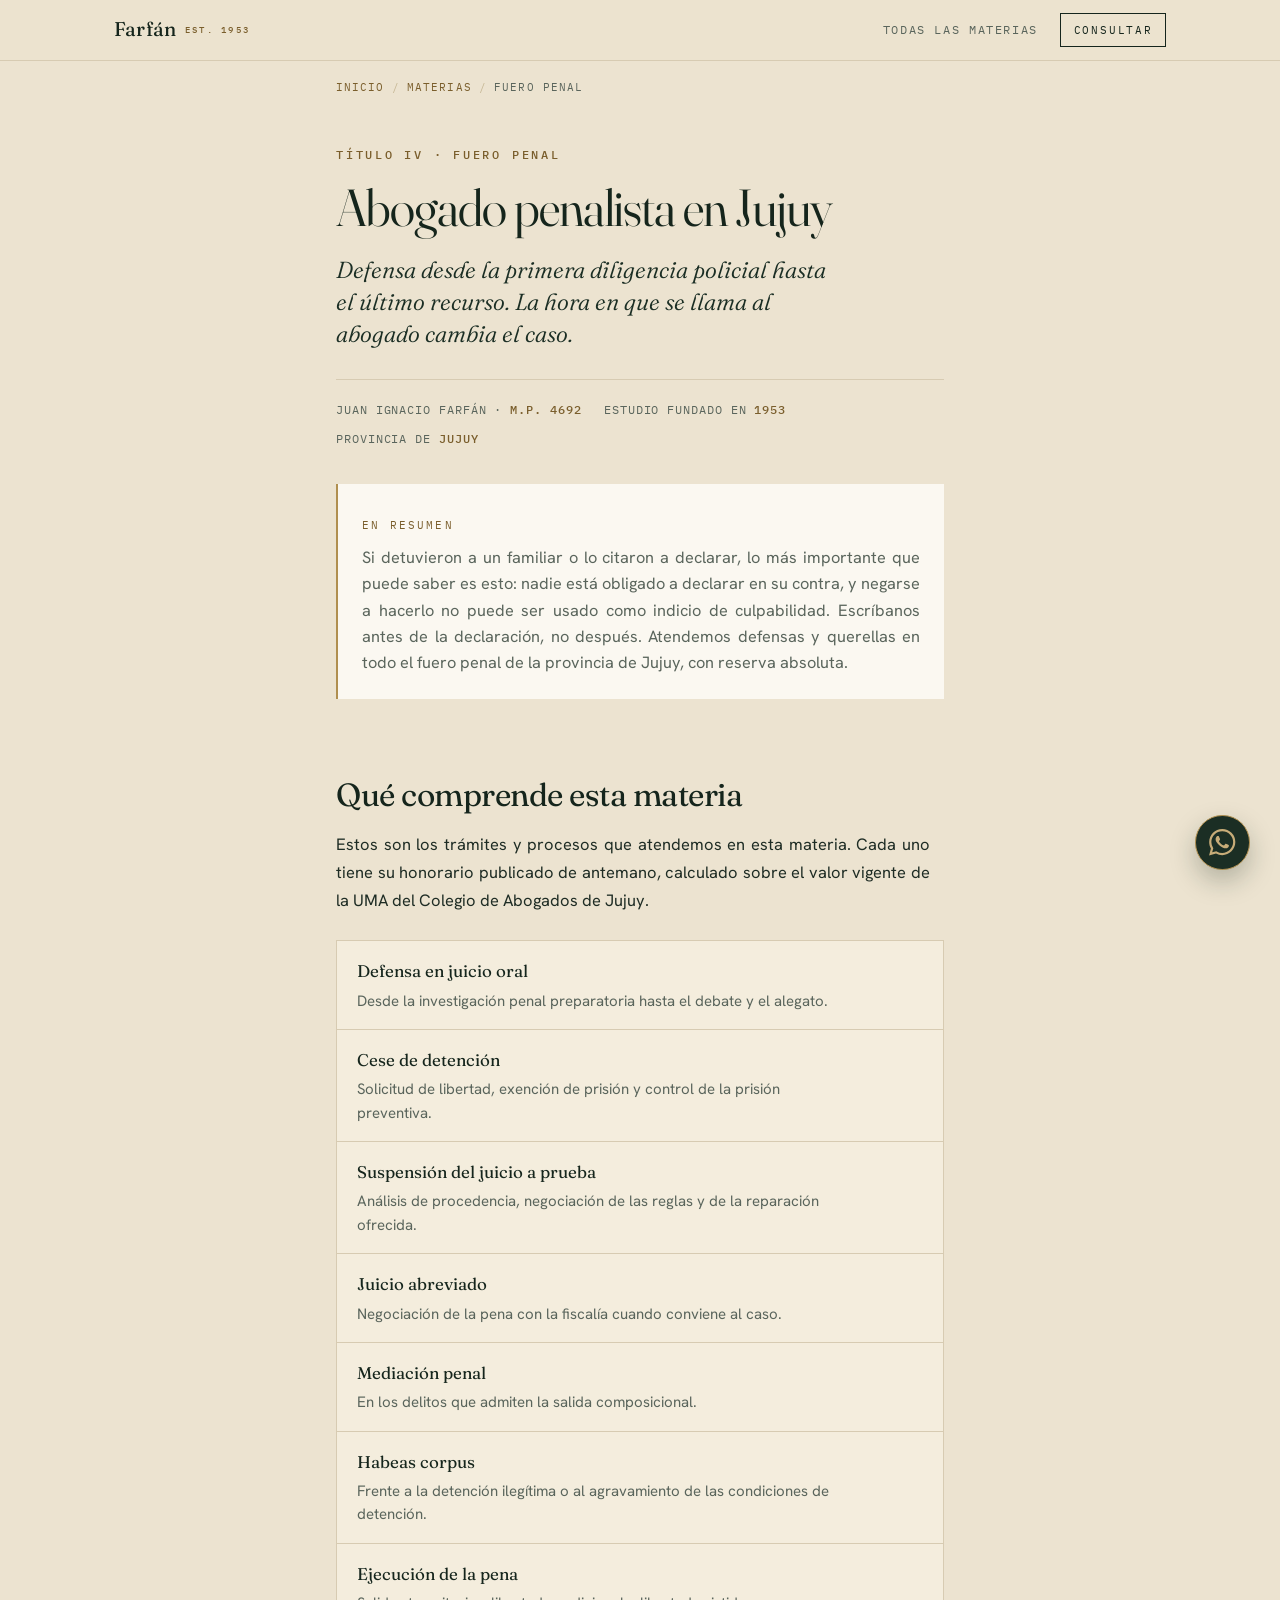
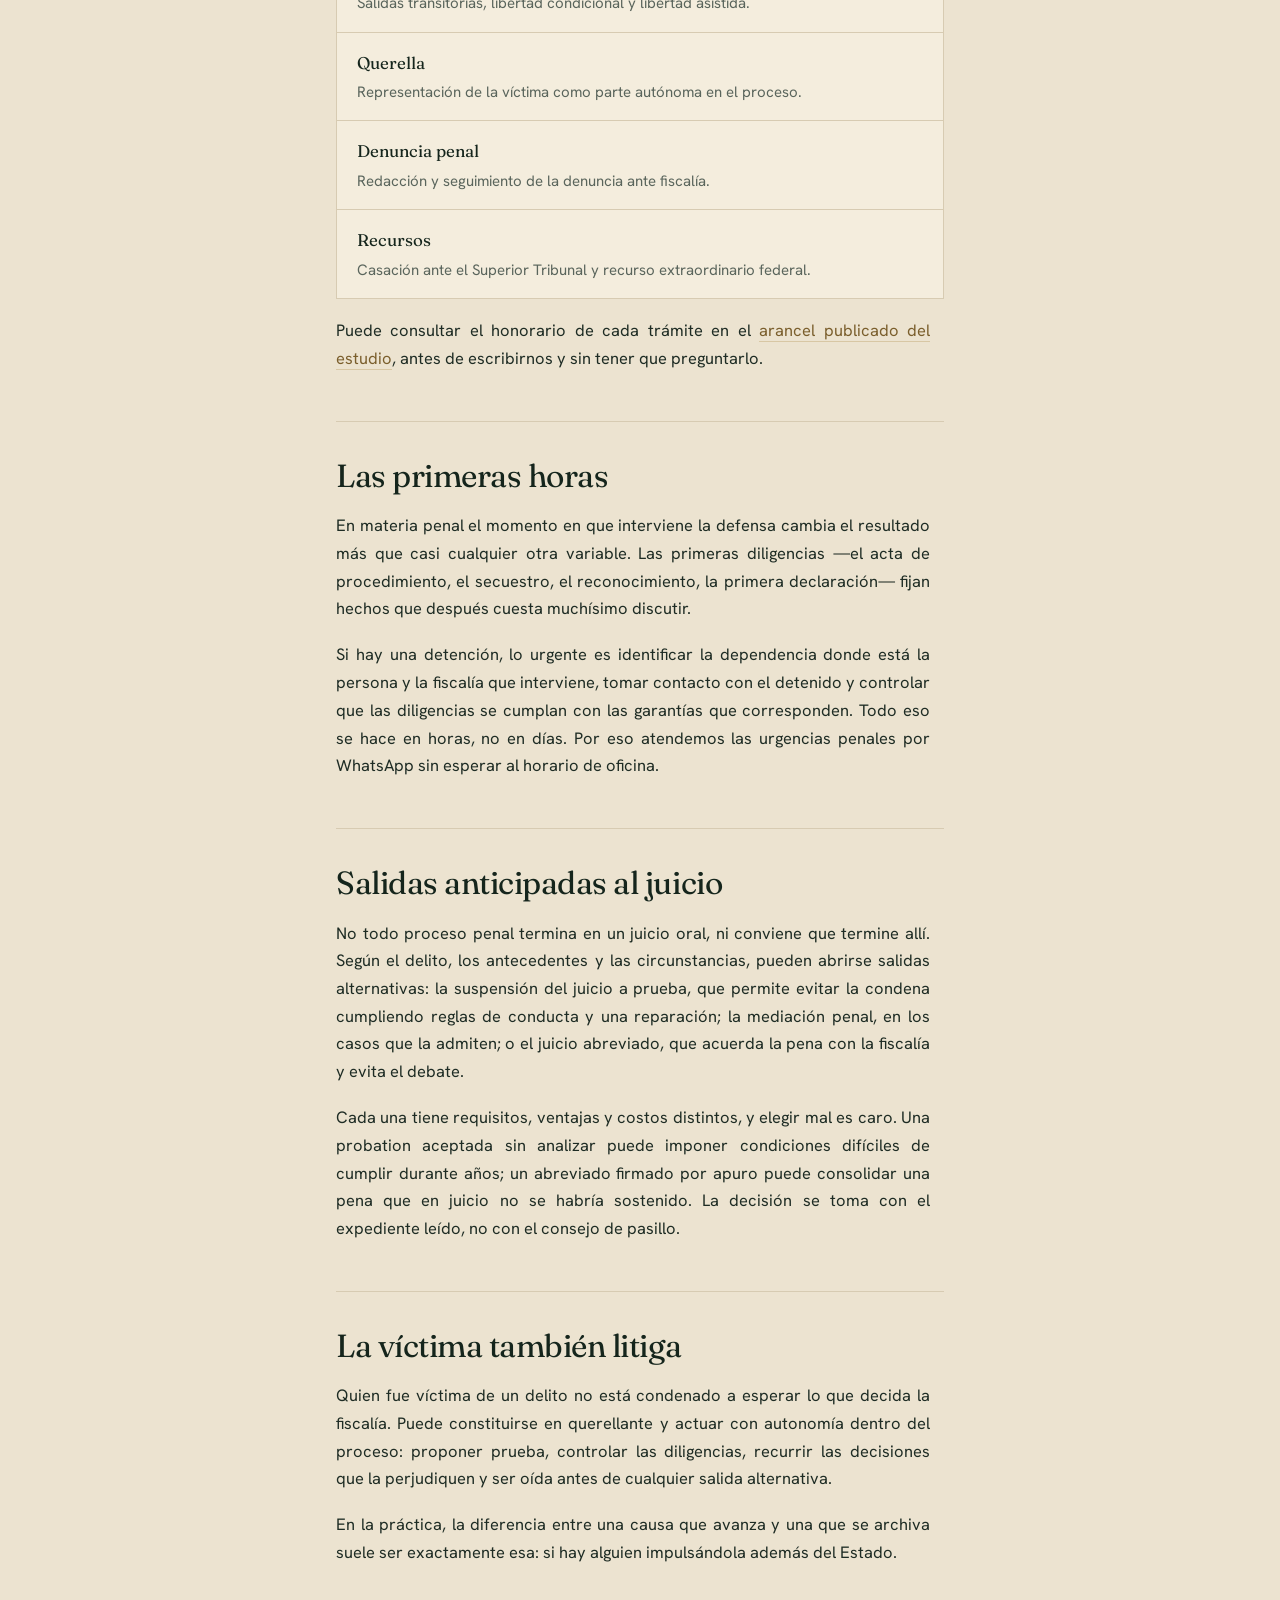
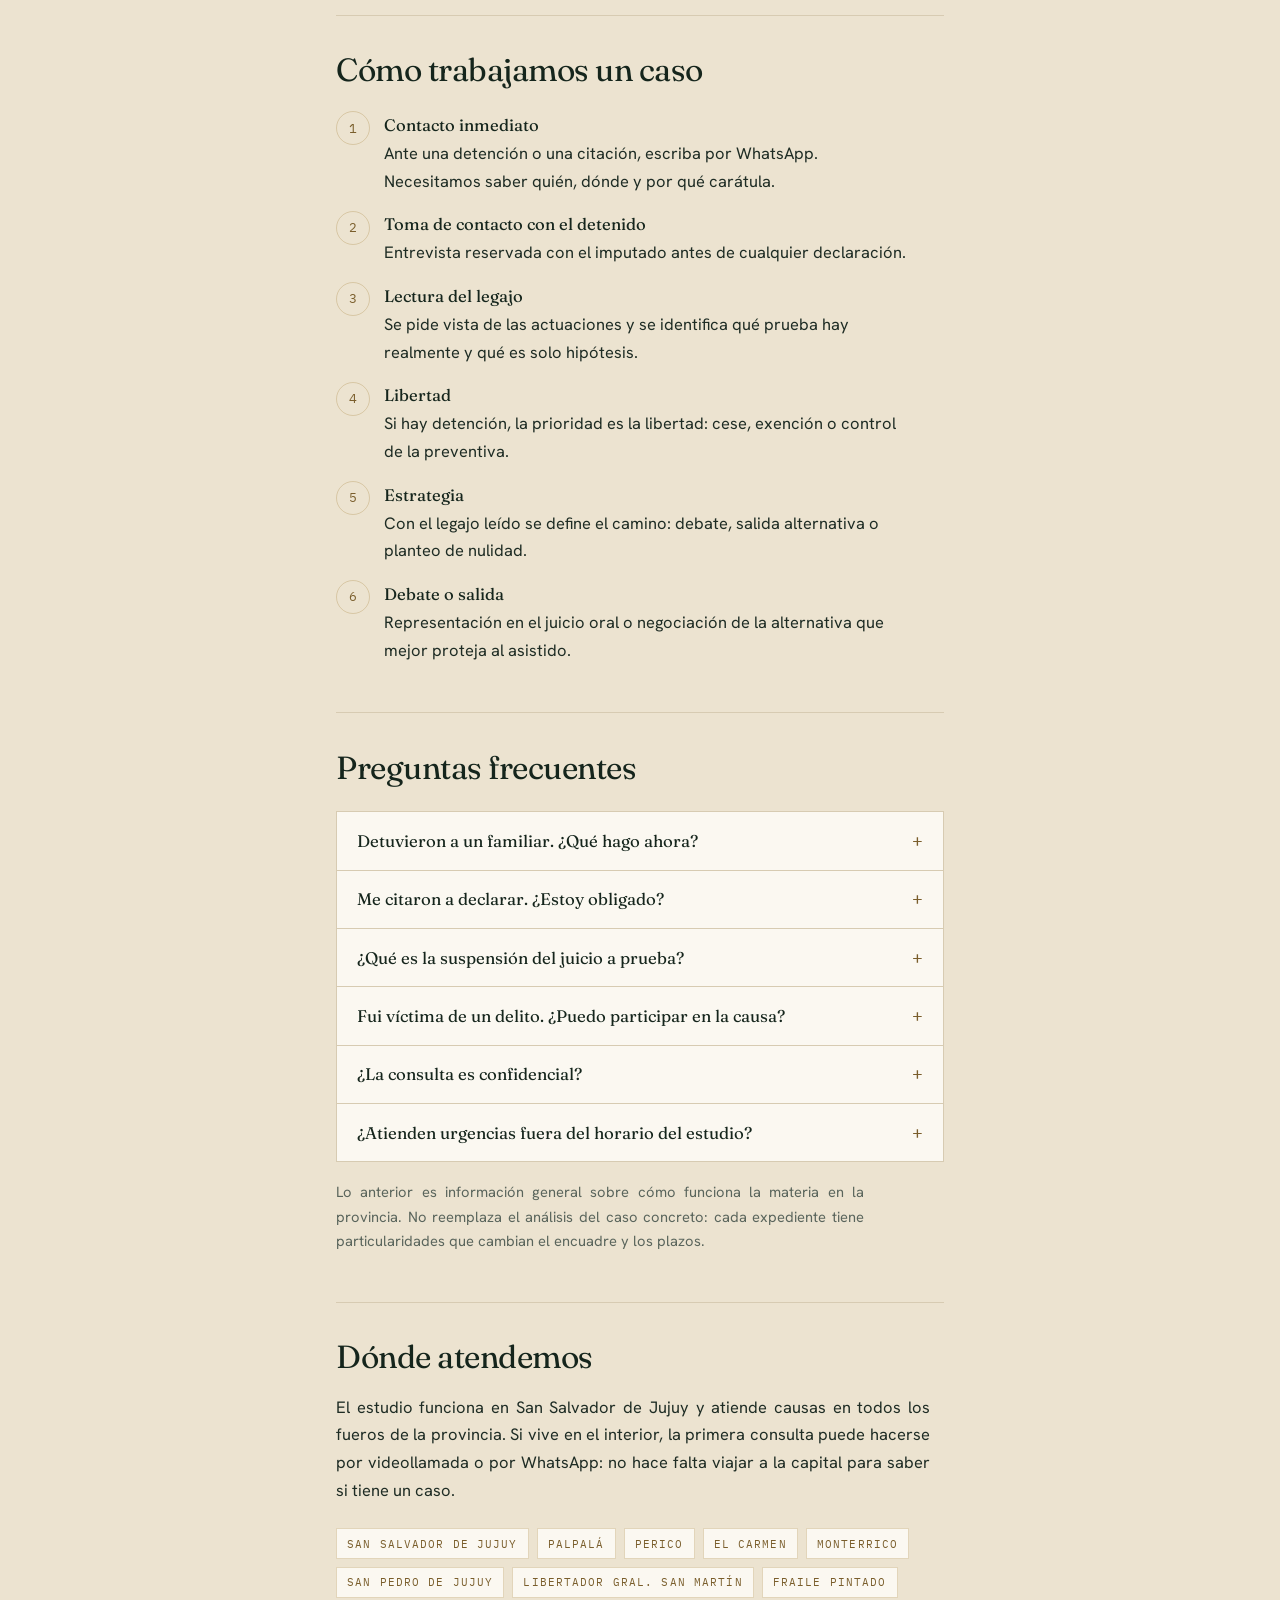
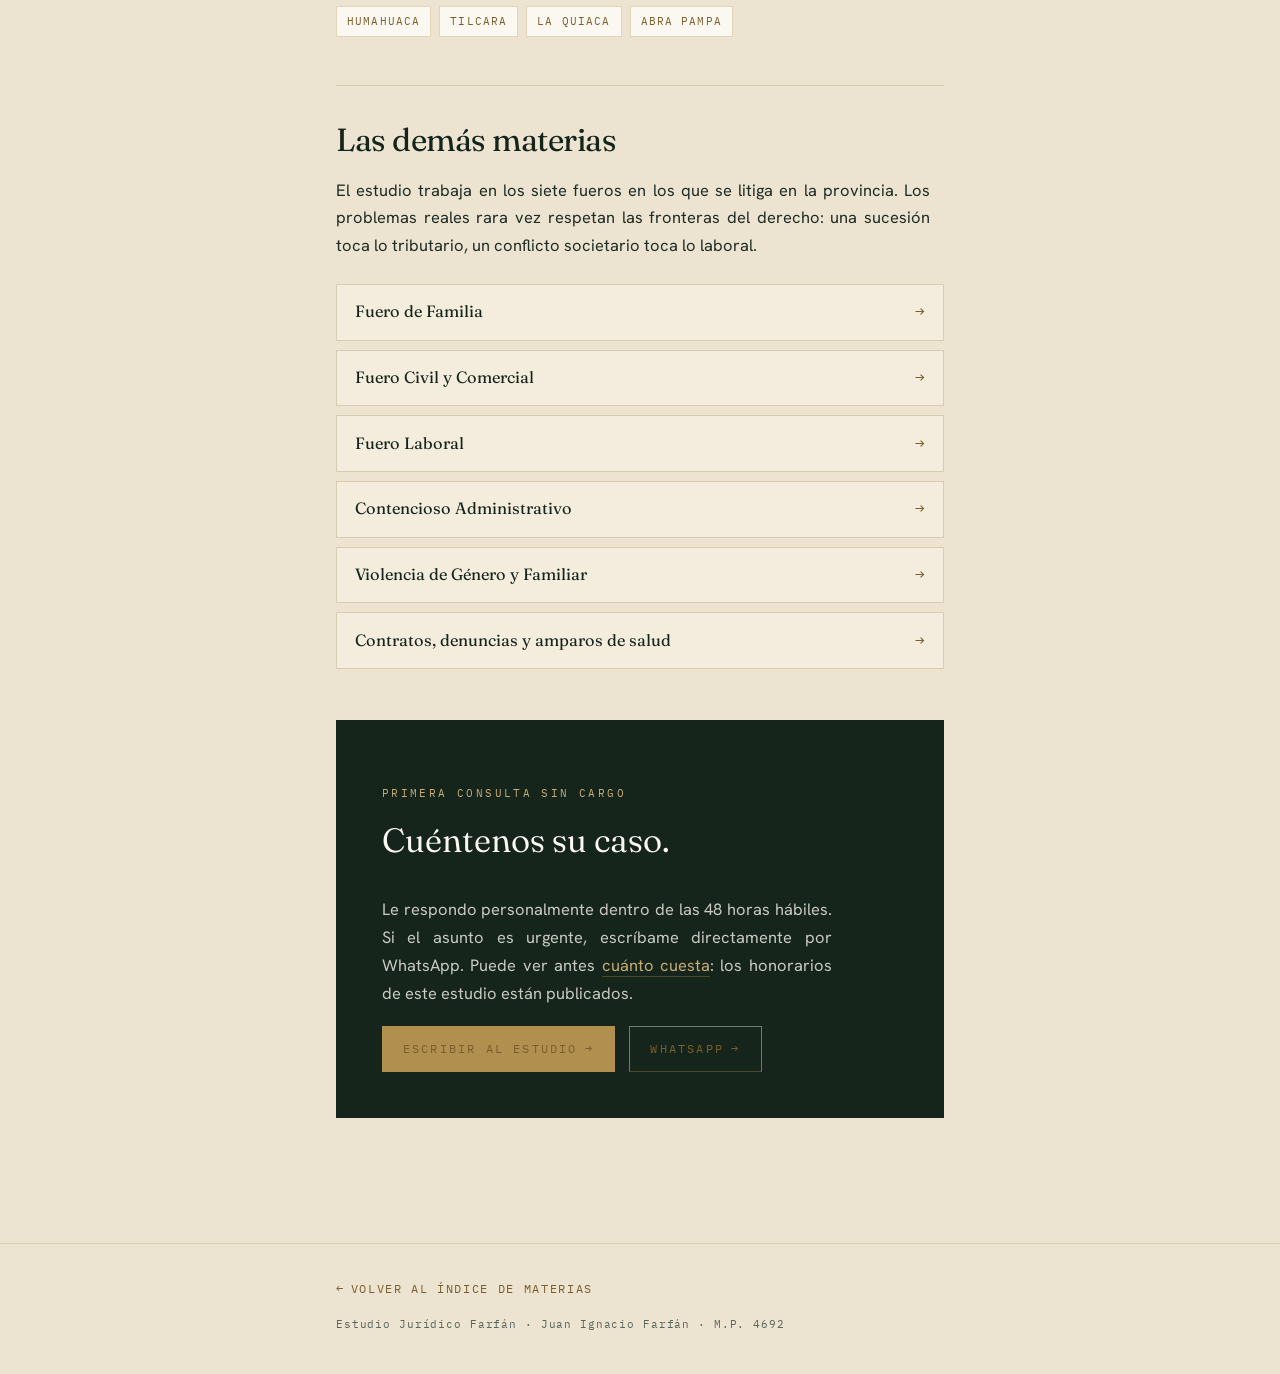
<file: materias/penal/index.html>
<!doctype html>
<html lang="es-AR">
<head>
<meta charset="utf-8">
<meta name="viewport" content="width=device-width, initial-scale=1, viewport-fit=cover">
<meta name="color-scheme" content="light">
<title>Abogado Penalista en Jujuy — Defensa Penal y Excarcelaciones | Estudio Farfán</title>
<meta name="description" content="Abogado penalista en Jujuy: defensa desde la detención hasta el juicio oral, cese de detención, juicio abreviado, probation y habeas corpus. Reserva absoluta. Estudio Jurídico Farfán.">
<meta name="robots" content="index,follow,max-snippet:-1,max-image-preview:large,max-video-preview:-1">
<meta name="author" content="Juan Ignacio Farfán">
<meta name="geo.region" content="AR-Y">
<meta name="geo.placename" content="San Salvador de Jujuy">
<meta name="theme-color" content="#15251C">
<link rel="canonical" href="https://estudiofarfan.netlify.app/materias/penal/">
<link rel="icon" href="data:image/svg+xml,%3Csvg%20xmlns='http://www.w3.org/2000/svg'%20viewBox='0%200%2064%2064'%3E%3Crect%20width='64'%20height='64'%20fill='%2315251C'/%3E%3Ctext%20x='32'%20y='45'%20font-family='Georgia,serif'%20font-size='40'%20fill='%23B08F4F'%20text-anchor='middle'%3EF%3C/text%3E%3C/svg%3E">

<!-- Open Graph / compartir -->
<meta property="og:type" content="website">
<meta property="og:site_name" content="Estudio Jurídico Farfán">
<meta property="og:locale" content="es_AR">
<meta property="og:title" content="Abogado penalista en Jujuy — Estudio Jurídico Farfán">
<meta property="og:description" content="Defensa penal en toda la provincia de Jujuy, desde la primera diligencia policial hasta el último recurso. Consulta reservada.">
<meta property="og:url" content="https://estudiofarfan.netlify.app/materias/penal/">
<meta property="og:image" content="https://estudiofarfan.netlify.app/og-farfan.jpg">
<meta property="og:image:width" content="1200">
<meta property="og:image:height" content="630">
<meta name="twitter:card" content="summary_large_image">
<meta name="twitter:title" content="Abogado penalista en Jujuy — Estudio Jurídico Farfán">
<meta name="twitter:description" content="Defensa penal en toda la provincia de Jujuy, desde la primera diligencia policial hasta el último recurso. Consulta reservada.">
<meta name="twitter:image" content="https://estudiofarfan.netlify.app/og-farfan.jpg">

<link rel="preconnect" href="https://fonts.googleapis.com">
<link rel="preconnect" href="https://fonts.gstatic.com" crossorigin>
<link href="https://fonts.googleapis.com/css2?family=Fraunces:ital,opsz,wght@0,9..144,300..600;1,9..144,300..500&amp;family=Hanken+Grotesk:wght@300;400;500;600&amp;family=IBM+Plex+Mono:wght@400;500&amp;display=swap" rel="stylesheet">
<link rel="stylesheet" href="/assets/materia.css">

<!-- Datos estructurados: servicio jurídico, miga de pan y preguntas frecuentes -->
<script type="application/ld+json">
{
  "@context": "https://schema.org",
  "@graph": [
    {
      "@type": "WebPage",
      "@id": "https://estudiofarfan.netlify.app/materias/penal/#page",
      "url": "https://estudiofarfan.netlify.app/materias/penal/",
      "name": "Abogado Penalista en Jujuy — Defensa Penal y Excarcelaciones | Estudio Farfán",
      "description": "Abogado penalista en Jujuy: defensa desde la detención hasta el juicio oral, cese de detención, juicio abreviado, probation y habeas corpus. Reserva absoluta. Estudio Jurídico Farfán.",
      "inLanguage": "es-AR",
      "isPartOf": {
        "@id": "https://estudiofarfan.netlify.app/#website"
      },
      "about": {
        "@id": "https://estudiofarfan.netlify.app/#estudio"
      },
      "breadcrumb": {
        "@id": "https://estudiofarfan.netlify.app/materias/penal/#crumbs"
      }
    },
    {
      "@type": "BreadcrumbList",
      "@id": "https://estudiofarfan.netlify.app/materias/penal/#crumbs",
      "itemListElement": [
        {
          "@type": "ListItem",
          "position": 1,
          "name": "Inicio",
          "item": "https://estudiofarfan.netlify.app/"
        },
        {
          "@type": "ListItem",
          "position": 2,
          "name": "Materias",
          "item": "https://estudiofarfan.netlify.app/#materias"
        },
        {
          "@type": "ListItem",
          "position": 3,
          "name": "Fuero Penal",
          "item": "https://estudiofarfan.netlify.app/materias/penal/"
        }
      ]
    },
    {
      "@type": "Service",
      "@id": "https://estudiofarfan.netlify.app/materias/penal/#servicio",
      "serviceType": "Abogado penalista en Jujuy",
      "name": "Fuero Penal",
      "description": "Abogado penalista en Jujuy: defensa desde la detención hasta el juicio oral, cese de detención, juicio abreviado, probation y habeas corpus. Reserva absoluta. Estudio Jurídico Farfán.",
      "provider": {
        "@id": "https://estudiofarfan.netlify.app/#estudio"
      },
      "areaServed": [
        {
          "@type": "AdministrativeArea",
          "name": "Provincia de Jujuy, Argentina"
        },
        {
          "@type": "City",
          "name": "San Salvador de Jujuy"
        },
        {
          "@type": "City",
          "name": "Palpalá"
        },
        {
          "@type": "City",
          "name": "Perico"
        },
        {
          "@type": "City",
          "name": "El Carmen"
        },
        {
          "@type": "City",
          "name": "Monterrico"
        },
        {
          "@type": "City",
          "name": "San Pedro de Jujuy"
        },
        {
          "@type": "City",
          "name": "Libertador Gral. San Martín"
        },
        {
          "@type": "City",
          "name": "Fraile Pintado"
        },
        {
          "@type": "City",
          "name": "Humahuaca"
        },
        {
          "@type": "City",
          "name": "Tilcara"
        },
        {
          "@type": "City",
          "name": "La Quiaca"
        },
        {
          "@type": "City",
          "name": "Abra Pampa"
        }
      ],
      "availableChannel": {
        "@type": "ServiceChannel",
        "serviceUrl": "https://estudiofarfan.netlify.app/materias/penal/",
        "servicePhone": {
          "@type": "ContactPoint",
          "telephone": "+543885800175",
          "contactType": "customer service",
          "areaServed": "AR",
          "availableLanguage": "Spanish"
        }
      },
      "hasOfferCatalog": {
        "@type": "OfferCatalog",
        "name": "Trámites de Fuero Penal",
        "itemListElement": [
          {
            "@type": "Offer",
            "itemOffered": {
              "@type": "Service",
              "name": "Defensa en juicio oral",
              "description": "Desde la investigación penal preparatoria hasta el debate y el alegato."
            }
          },
          {
            "@type": "Offer",
            "itemOffered": {
              "@type": "Service",
              "name": "Cese de detención",
              "description": "Solicitud de libertad, exención de prisión y control de la prisión preventiva."
            }
          },
          {
            "@type": "Offer",
            "itemOffered": {
              "@type": "Service",
              "name": "Suspensión del juicio a prueba",
              "description": "Análisis de procedencia, negociación de las reglas y de la reparación ofrecida."
            }
          },
          {
            "@type": "Offer",
            "itemOffered": {
              "@type": "Service",
              "name": "Juicio abreviado",
              "description": "Negociación de la pena con la fiscalía cuando conviene al caso."
            }
          },
          {
            "@type": "Offer",
            "itemOffered": {
              "@type": "Service",
              "name": "Mediación penal",
              "description": "En los delitos que admiten la salida composicional."
            }
          },
          {
            "@type": "Offer",
            "itemOffered": {
              "@type": "Service",
              "name": "Habeas corpus",
              "description": "Frente a la detención ilegítima o al agravamiento de las condiciones de detención."
            }
          },
          {
            "@type": "Offer",
            "itemOffered": {
              "@type": "Service",
              "name": "Ejecución de la pena",
              "description": "Salidas transitorias, libertad condicional y libertad asistida."
            }
          },
          {
            "@type": "Offer",
            "itemOffered": {
              "@type": "Service",
              "name": "Querella",
              "description": "Representación de la víctima como parte autónoma en el proceso."
            }
          },
          {
            "@type": "Offer",
            "itemOffered": {
              "@type": "Service",
              "name": "Denuncia penal",
              "description": "Redacción y seguimiento de la denuncia ante fiscalía."
            }
          },
          {
            "@type": "Offer",
            "itemOffered": {
              "@type": "Service",
              "name": "Recursos",
              "description": "Casación ante el Superior Tribunal y recurso extraordinario federal."
            }
          }
        ]
      }
    },
    {
      "@type": "FAQPage",
      "@id": "https://estudiofarfan.netlify.app/materias/penal/#faq",
      "mainEntity": [
        {
          "@type": "Question",
          "name": "Detuvieron a un familiar. ¿Qué hago ahora?",
          "acceptedAnswer": {
            "@type": "Answer",
            "text": "Primero, averigüe dónde está: en qué dependencia policial y a disposición de qué fiscalía. Segundo, no permita que declare sin abogado. Tercero, contacte a un defensor de inmediato, cualquiera sea la hora. El imputado tiene derecho a entrevistarse en forma reservada con su defensor antes de declarar, a conocer el hecho que se le atribuye y a negarse a declarar. Las primeras horas de un proceso penal son las que más pesan después, y son también las que menos se pueden reconstruir."
          }
        },
        {
          "@type": "Question",
          "name": "Me citaron a declarar. ¿Estoy obligado?",
          "acceptedAnswer": {
            "@type": "Answer",
            "text": "Depende de en qué carácter lo citan. Si es como testigo, en principio existe el deber de comparecer y de decir verdad, aunque nadie está obligado a declarar contra sí mismo ni contra determinados parientes. Si lo citan como imputado, tiene derecho a negarse a declarar, y esa negativa no puede ser usada en su contra ni interpretada como indicio de culpabilidad. En cualquiera de los dos casos, consulte antes de ir: la diferencia entre una citación y la otra no siempre está clara en el papel, y a veces cambia durante la propia audiencia."
          }
        },
        {
          "@type": "Question",
          "name": "¿Qué es la suspensión del juicio a prueba?",
          "acceptedAnswer": {
            "@type": "Answer",
            "text": "Es una salida alternativa que permite suspender el proceso —y evitar la condena— a cambio de cumplir durante un plazo determinado ciertas reglas de conducta y de ofrecer una reparación a la víctima. Cumplido el plazo sin incumplimientos, la acción penal se extingue. No procede en todos los delitos ni para todas las personas: hay requisitos vinculados a la escala penal, a los antecedentes y al consentimiento del fiscal. Y las reglas que se aceptan hay que poder cumplirlas: el incumplimiento reabre el proceso."
          }
        },
        {
          "@type": "Question",
          "name": "Fui víctima de un delito. ¿Puedo participar en la causa?",
          "acceptedAnswer": {
            "@type": "Answer",
            "text": "Sí. La víctima puede constituirse en querellante y actuar como parte con autonomía: ofrecer prueba, controlar las medidas de investigación, oponerse a las salidas alternativas y recurrir las resoluciones que la perjudiquen. En la práctica es la mejor manera de que la causa no se archive por inacción. También puede reclamarse la reparación del daño, sea dentro del proceso penal o en sede civil."
          }
        },
        {
          "@type": "Question",
          "name": "¿La consulta es confidencial?",
          "acceptedAnswer": {
            "@type": "Answer",
            "text": "Absolutamente. Todo lo que se conversa con el abogado está amparado por el secreto profesional, que no cede ni siquiera si el caso no se toma. Puede contar el hecho como ocurrió: la defensa se construye sobre lo que pasó realmente, no sobre una versión maquillada que después se cae en el debate."
          }
        },
        {
          "@type": "Question",
          "name": "¿Atienden urgencias fuera del horario del estudio?",
          "acceptedAnswer": {
            "@type": "Answer",
            "text": "Sí. Las detenciones no ocurren en horario de oficina. Para urgencias penales escriba directamente por WhatsApp indicando el nombre de la persona, la dependencia donde está y, si lo sabe, la carátula o el delito que se le atribuye."
          }
        }
      ]
    }
  ]
}
</script>
</head>

<body>
<a class="skip" href="#contenido">Ir al contenido</a>

<header class="doc-head">
  <div class="doc-head-inner">
    <a class="brand" href="/">Farfán <small>Est. 1953</small></a>
    <div class="head-side">
      <a class="head-back" href="/#materias">Todas las materias</a>
      <a class="head-cta" href="/#contacto">Consultar</a>
    </div>
  </div>
</header>

<nav class="crumbs reading" aria-label="Ruta de navegación">
  <ol>
    <li><a href="/">Inicio</a></li>
    <li><a href="/#materias">Materias</a></li>
    <li><span aria-current="page">Fuero Penal</span></li>
  </ol>
</nav>

<main id="contenido">

  <div class="masthead reading">
    <p class="eyebrow">Título IV · Fuero Penal</p>
    <h1 class="doc-title">Abogado penalista en Jujuy</h1>
    <p class="doc-deck">Defensa desde la primera diligencia policial hasta el último recurso. La hora en que se llama al abogado cambia el caso.</p>
    <div class="doc-meta">
      <span>Juan Ignacio Farfán · <b>M.P. 4692</b></span>
      <span>Estudio fundado en <b>1953</b></span>
      <span>Provincia de <b>Jujuy</b></span>
    </div>

    <div class="abstract">
      <p class="lbl">En resumen</p>
      <p>Si detuvieron a un familiar o lo citaron a declarar, lo más importante que puede saber es esto: nadie está obligado a declarar en su contra, y negarse a hacerlo no puede ser usado como indicio de culpabilidad. Escríbanos antes de la declaración, no después. Atendemos defensas y querellas en todo el fuero penal de la provincia de Jujuy, con reserva absoluta.</p>
    </div>
  </div>

  <article class="prose reading">

    <section class="doc-sec" id="tramites">
      <h2 class="doc-h2">Qué comprende esta materia</h2>
      <p>Estos son los trámites y procesos que atendemos en esta materia. Cada uno tiene su honorario publicado de antemano, calculado sobre el valor vigente de la UMA del Colegio de Abogados de Jujuy.</p>
      <ul class="tramites">
        <li><span class="t">Defensa en juicio oral</span><span class="d">Desde la investigación penal preparatoria hasta el debate y el alegato.</span></li>
        <li><span class="t">Cese de detención</span><span class="d">Solicitud de libertad, exención de prisión y control de la prisión preventiva.</span></li>
        <li><span class="t">Suspensión del juicio a prueba</span><span class="d">Análisis de procedencia, negociación de las reglas y de la reparación ofrecida.</span></li>
        <li><span class="t">Juicio abreviado</span><span class="d">Negociación de la pena con la fiscalía cuando conviene al caso.</span></li>
        <li><span class="t">Mediación penal</span><span class="d">En los delitos que admiten la salida composicional.</span></li>
        <li><span class="t">Habeas corpus</span><span class="d">Frente a la detención ilegítima o al agravamiento de las condiciones de detención.</span></li>
        <li><span class="t">Ejecución de la pena</span><span class="d">Salidas transitorias, libertad condicional y libertad asistida.</span></li>
        <li><span class="t">Querella</span><span class="d">Representación de la víctima como parte autónoma en el proceso.</span></li>
        <li><span class="t">Denuncia penal</span><span class="d">Redacción y seguimiento de la denuncia ante fiscalía.</span></li>
        <li><span class="t">Recursos</span><span class="d">Casación ante el Superior Tribunal y recurso extraordinario federal.</span></li>
      </ul>
      <p>Puede consultar el honorario de cada trámite en el <a href="/honorarios/#area-penal">arancel publicado del estudio</a>, antes de escribirnos y sin tener que preguntarlo.</p>
    </section>

    <section class="doc-sec" id="s1">
      <h2 class="doc-h2">Las primeras horas</h2>
      <p>En materia penal el momento en que interviene la defensa cambia el resultado más que casi cualquier otra variable. Las primeras diligencias —el acta de procedimiento, el secuestro, el reconocimiento, la primera declaración— fijan hechos que después cuesta muchísimo discutir.</p>
      <p>Si hay una detención, lo urgente es identificar la dependencia donde está la persona y la fiscalía que interviene, tomar contacto con el detenido y controlar que las diligencias se cumplan con las garantías que corresponden. Todo eso se hace en horas, no en días. Por eso atendemos las urgencias penales por WhatsApp sin esperar al horario de oficina.</p>
    </section>

    <section class="doc-sec" id="s2">
      <h2 class="doc-h2">Salidas anticipadas al juicio</h2>
      <p>No todo proceso penal termina en un juicio oral, ni conviene que termine allí. Según el delito, los antecedentes y las circunstancias, pueden abrirse salidas alternativas: la suspensión del juicio a prueba, que permite evitar la condena cumpliendo reglas de conducta y una reparación; la mediación penal, en los casos que la admiten; o el juicio abreviado, que acuerda la pena con la fiscalía y evita el debate.</p>
      <p>Cada una tiene requisitos, ventajas y costos distintos, y elegir mal es caro. Una probation aceptada sin analizar puede imponer condiciones difíciles de cumplir durante años; un abreviado firmado por apuro puede consolidar una pena que en juicio no se habría sostenido. La decisión se toma con el expediente leído, no con el consejo de pasillo.</p>
    </section>

    <section class="doc-sec" id="s3">
      <h2 class="doc-h2">La víctima también litiga</h2>
      <p>Quien fue víctima de un delito no está condenado a esperar lo que decida la fiscalía. Puede constituirse en querellante y actuar con autonomía dentro del proceso: proponer prueba, controlar las diligencias, recurrir las decisiones que la perjudiquen y ser oída antes de cualquier salida alternativa.</p>
      <p>En la práctica, la diferencia entre una causa que avanza y una que se archiva suele ser exactamente esa: si hay alguien impulsándola además del Estado.</p>
    </section>

    <section class="doc-sec" id="como-trabajamos">
      <h2 class="doc-h2">Cómo trabajamos un caso</h2>
      <ol class="steps">
        <li><b>Contacto inmediato</b>Ante una detención o una citación, escriba por WhatsApp. Necesitamos saber quién, dónde y por qué carátula.</li>
        <li><b>Toma de contacto con el detenido</b>Entrevista reservada con el imputado antes de cualquier declaración.</li>
        <li><b>Lectura del legajo</b>Se pide vista de las actuaciones y se identifica qué prueba hay realmente y qué es solo hipótesis.</li>
        <li><b>Libertad</b>Si hay detención, la prioridad es la libertad: cese, exención o control de la preventiva.</li>
        <li><b>Estrategia</b>Con el legajo leído se define el camino: debate, salida alternativa o planteo de nulidad.</li>
        <li><b>Debate o salida</b>Representación en el juicio oral o negociación de la alternativa que mejor proteja al asistido.</li>
      </ol>
    </section>

    <section class="doc-sec" id="preguntas">
      <h2 class="doc-h2">Preguntas frecuentes</h2>
      <div class="faq">
        <details>
          <summary>Detuvieron a un familiar. ¿Qué hago ahora?</summary>
          <div class="a">
            <p>Primero, averigüe dónde está: en qué dependencia policial y a disposición de qué fiscalía. Segundo, no permita que declare sin abogado. Tercero, contacte a un defensor de inmediato, cualquiera sea la hora.</p>
            <p>El imputado tiene derecho a entrevistarse en forma reservada con su defensor antes de declarar, a conocer el hecho que se le atribuye y a negarse a declarar. Las primeras horas de un proceso penal son las que más pesan después, y son también las que menos se pueden reconstruir.</p>
          </div>
        </details>
        <details>
          <summary>Me citaron a declarar. ¿Estoy obligado?</summary>
          <div class="a">
            <p>Depende de en qué carácter lo citan. Si es como testigo, en principio existe el deber de comparecer y de decir verdad, aunque nadie está obligado a declarar contra sí mismo ni contra determinados parientes.</p>
            <p>Si lo citan como imputado, tiene derecho a negarse a declarar, y esa negativa no puede ser usada en su contra ni interpretada como indicio de culpabilidad. En cualquiera de los dos casos, consulte antes de ir: la diferencia entre una citación y la otra no siempre está clara en el papel, y a veces cambia durante la propia audiencia.</p>
          </div>
        </details>
        <details>
          <summary>¿Qué es la suspensión del juicio a prueba?</summary>
          <div class="a">
            <p>Es una salida alternativa que permite suspender el proceso —y evitar la condena— a cambio de cumplir durante un plazo determinado ciertas reglas de conducta y de ofrecer una reparación a la víctima. Cumplido el plazo sin incumplimientos, la acción penal se extingue.</p>
            <p>No procede en todos los delitos ni para todas las personas: hay requisitos vinculados a la escala penal, a los antecedentes y al consentimiento del fiscal. Y las reglas que se aceptan hay que poder cumplirlas: el incumplimiento reabre el proceso.</p>
          </div>
        </details>
        <details>
          <summary>Fui víctima de un delito. ¿Puedo participar en la causa?</summary>
          <div class="a">
            <p>Sí. La víctima puede constituirse en querellante y actuar como parte con autonomía: ofrecer prueba, controlar las medidas de investigación, oponerse a las salidas alternativas y recurrir las resoluciones que la perjudiquen.</p>
            <p>En la práctica es la mejor manera de que la causa no se archive por inacción. También puede reclamarse la reparación del daño, sea dentro del proceso penal o en sede civil.</p>
          </div>
        </details>
        <details>
          <summary>¿La consulta es confidencial?</summary>
          <div class="a">
            <p>Absolutamente. Todo lo que se conversa con el abogado está amparado por el secreto profesional, que no cede ni siquiera si el caso no se toma. Puede contar el hecho como ocurrió: la defensa se construye sobre lo que pasó realmente, no sobre una versión maquillada que después se cae en el debate.</p>
          </div>
        </details>
        <details>
          <summary>¿Atienden urgencias fuera del horario del estudio?</summary>
          <div class="a">
            <p>Sí. Las detenciones no ocurren en horario de oficina. Para urgencias penales escriba directamente por WhatsApp indicando el nombre de la persona, la dependencia donde está y, si lo sabe, la carátula o el delito que se le atribuye.</p>
          </div>
        </details>
      </div>
      <p style="font-size:.92rem;color:var(--text-soft);margin-top:1.1rem">Lo anterior es información general sobre cómo funciona la materia en la provincia. No reemplaza el análisis del caso concreto: cada expediente tiene particularidades que cambian el encuadre y los plazos.</p>
    </section>

    <section class="doc-sec" id="zonas">
      <h2 class="doc-h2">Dónde atendemos</h2>
      <p>El estudio funciona en San Salvador de Jujuy y atiende causas en todos los fueros de la provincia. Si vive en el interior, la primera consulta puede hacerse por videollamada o por WhatsApp: no hace falta viajar a la capital para saber si tiene un caso.</p>
      <div class="zonas">
        <span>San Salvador de Jujuy</span>
        <span>Palpalá</span>
        <span>Perico</span>
        <span>El Carmen</span>
        <span>Monterrico</span>
        <span>San Pedro de Jujuy</span>
        <span>Libertador Gral. San Martín</span>
        <span>Fraile Pintado</span>
        <span>Humahuaca</span>
        <span>Tilcara</span>
        <span>La Quiaca</span>
        <span>Abra Pampa</span>
      </div>
    </section>

    <section class="doc-sec" id="otras">
      <h2 class="doc-h2">Las demás materias</h2>
      <p>El estudio trabaja en los siete fueros en los que se litiga en la provincia. Los problemas reales rara vez respetan las fronteras del derecho: una sucesión toca lo tributario, un conflicto societario toca lo laboral.</p>
      <div class="otras">
        <a href="/materias/familia/"><span class="n">Fuero de Familia</span><span class="arr">&#8594;</span></a>
        <a href="/materias/civil-y-comercial/"><span class="n">Fuero Civil y Comercial</span><span class="arr">&#8594;</span></a>
        <a href="/materias/laboral/"><span class="n">Fuero Laboral</span><span class="arr">&#8594;</span></a>
        <a href="/materias/contencioso-administrativo/"><span class="n">Contencioso Administrativo</span><span class="arr">&#8594;</span></a>
        <a href="/materias/violencia-de-genero/"><span class="n">Violencia de Género y Familiar</span><span class="arr">&#8594;</span></a>
        <a href="/materias/contratos-y-amparos-de-salud/"><span class="n">Contratos, denuncias y amparos de salud</span><span class="arr">&#8594;</span></a>
      </div>
    </section>

    <aside class="doc-cta">
      <p class="k">Primera consulta sin cargo</p>
      <h2>Cuéntenos su caso.</h2>
      <p>Le respondo personalmente dentro de las 48 horas hábiles. Si el asunto es urgente, escríbame directamente por WhatsApp. Puede ver antes <a href="/honorarios/#area-penal">cuánto cuesta</a>: los honorarios de este estudio están publicados.</p>
      <div class="cta-actions">
        <a class="btn btn-brass" href="/#contacto">Escribir al estudio <span class="arr">&#8594;</span></a>
        <a class="btn btn-ghost" href="https://wa.me/5493885800175?text=Hola.%20Quisiera%20hacer%20una%20consulta%20con%20el%20estudio." target="_blank" rel="noopener">WhatsApp <span class="arr">&#8594;</span></a>
      </div>
    </aside>

  </article>
</main>

<footer class="doc-foot">
  <div class="reading">
    <a class="foot-back" href="/#materias"><span class="arr">&#8592;</span> Volver al índice de materias</a>
    <span class="foot-firm">Estudio Jurídico Farfán · Juan Ignacio Farfán · M.P. 4692</span>
  </div>
</footer>

<!-- Contacto directo por WhatsApp, a la vista en toda la página -->
<a class="wa-float" href="https://wa.me/5493885800175?text=Hola.%20Quisiera%20hacer%20una%20consulta%20con%20el%20estudio." target="_blank" rel="noopener" aria-label="Escribir al estudio por WhatsApp">
  <span class="wa-tip" aria-hidden="true">Escribir por WhatsApp</span>
  <svg viewBox="0 0 24 24" aria-hidden="true" focusable="false"><path d="M17.472 14.382c-.297-.149-1.758-.867-2.03-.967-.273-.099-.471-.148-.67.15-.197.297-.767.966-.94 1.164-.173.199-.347.223-.644.075-.297-.15-1.255-.463-2.39-1.475-.883-.788-1.48-1.761-1.653-2.059-.173-.297-.018-.458.13-.606.134-.133.298-.347.446-.52.149-.174.198-.298.298-.497.099-.198.05-.371-.025-.52-.075-.149-.669-1.612-.916-2.207-.242-.579-.487-.5-.669-.51-.173-.008-.371-.01-.57-.01-.198 0-.52.074-.792.372-.272.297-1.04 1.016-1.04 2.479 0 1.462 1.065 2.875 1.213 3.074.149.198 2.096 3.2 5.077 4.487.709.306 1.262.489 1.694.625.712.227 1.36.195 1.872.118.571-.085 1.758-.719 2.006-1.413.248-.694.248-1.289.173-1.413-.074-.124-.272-.198-.57-.347m-5.421 7.403h-.004a9.87 9.87 0 0 1-5.031-1.378l-.361-.214-3.741.982.998-3.648-.235-.374a9.86 9.86 0 0 1-1.51-5.26c.001-5.45 4.436-9.884 9.888-9.884 2.64 0 5.122 1.03 6.988 2.898a9.825 9.825 0 0 1 2.893 6.994c-.003 5.45-4.437 9.884-9.885 9.884m8.413-18.297A11.815 11.815 0 0 0 12.05 0C5.495 0 .16 5.335.157 11.892c0 2.096.547 4.142 1.588 5.945L.057 24l6.305-1.654a11.882 11.882 0 0 0 5.683 1.448h.005c6.554 0 11.89-5.335 11.893-11.893a11.821 11.821 0 0 0-3.48-8.413Z"/></svg>
</a>

</body>
</html>
</file>
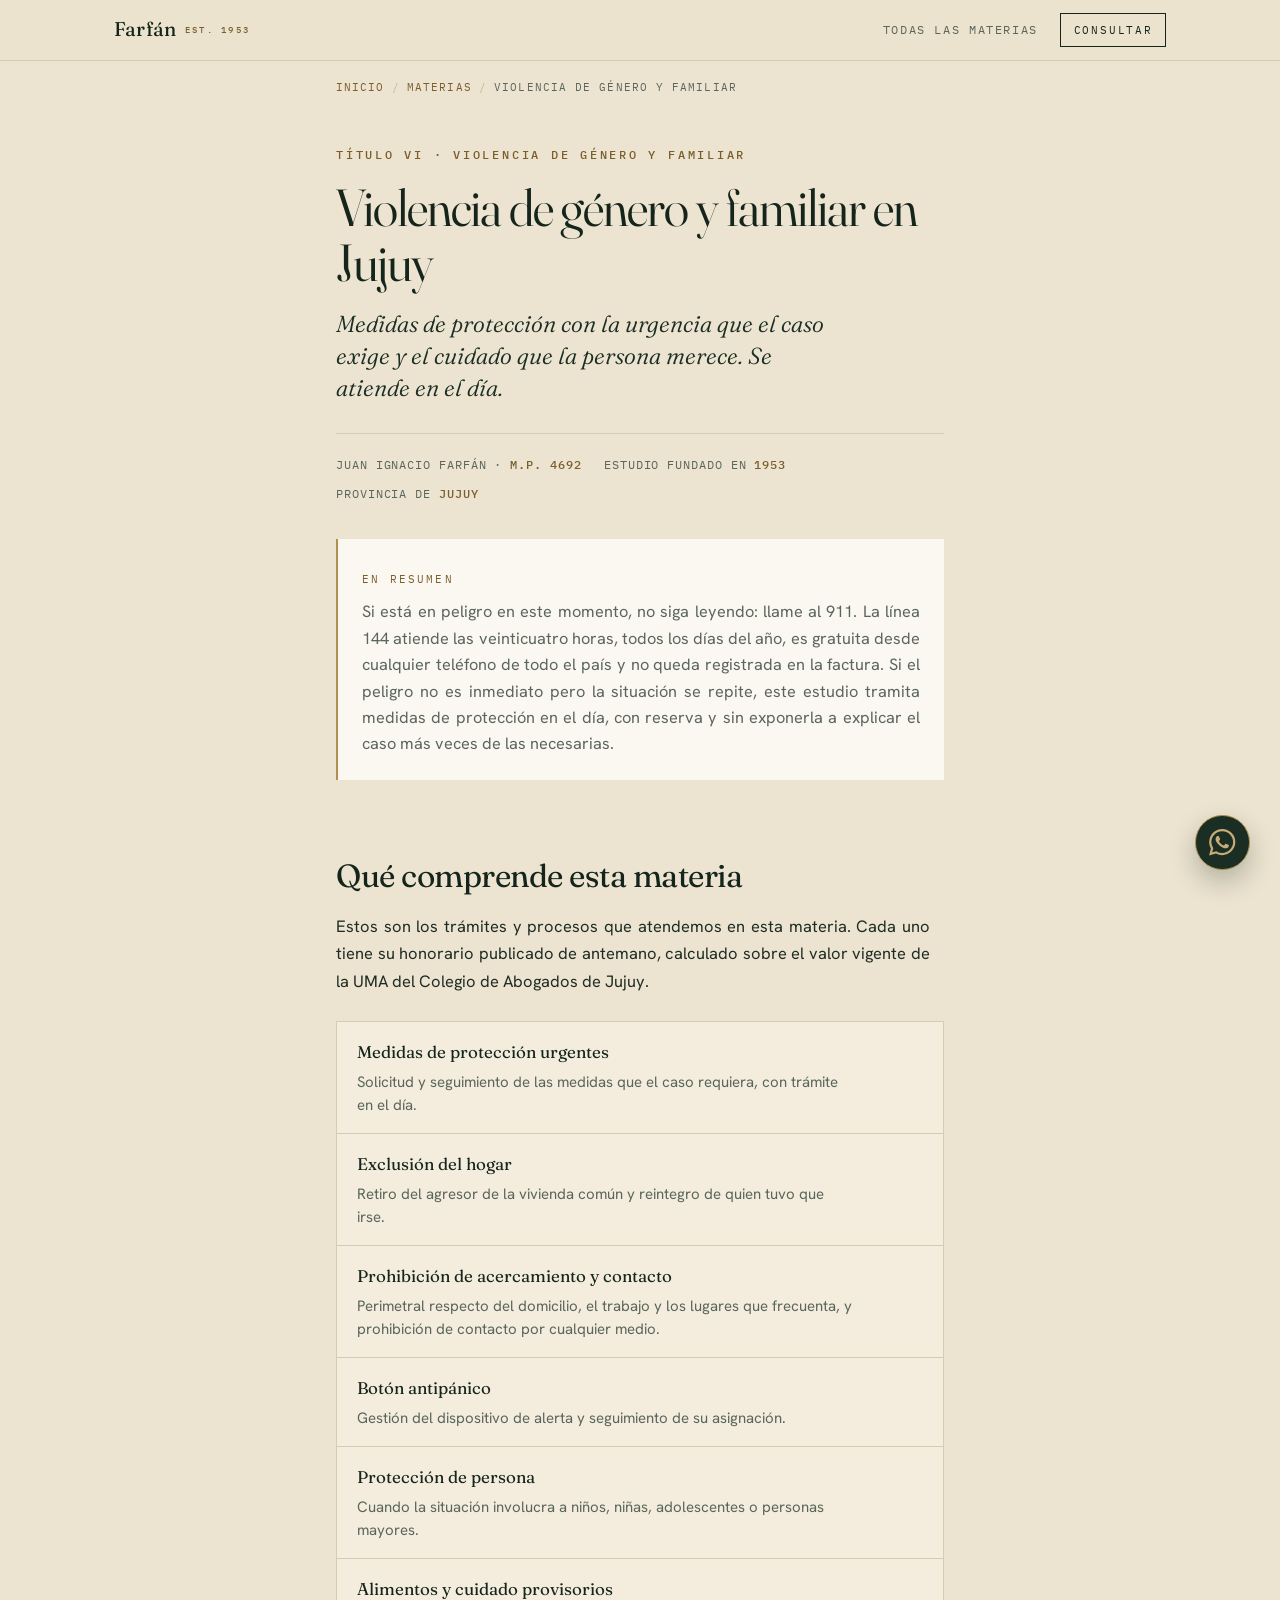
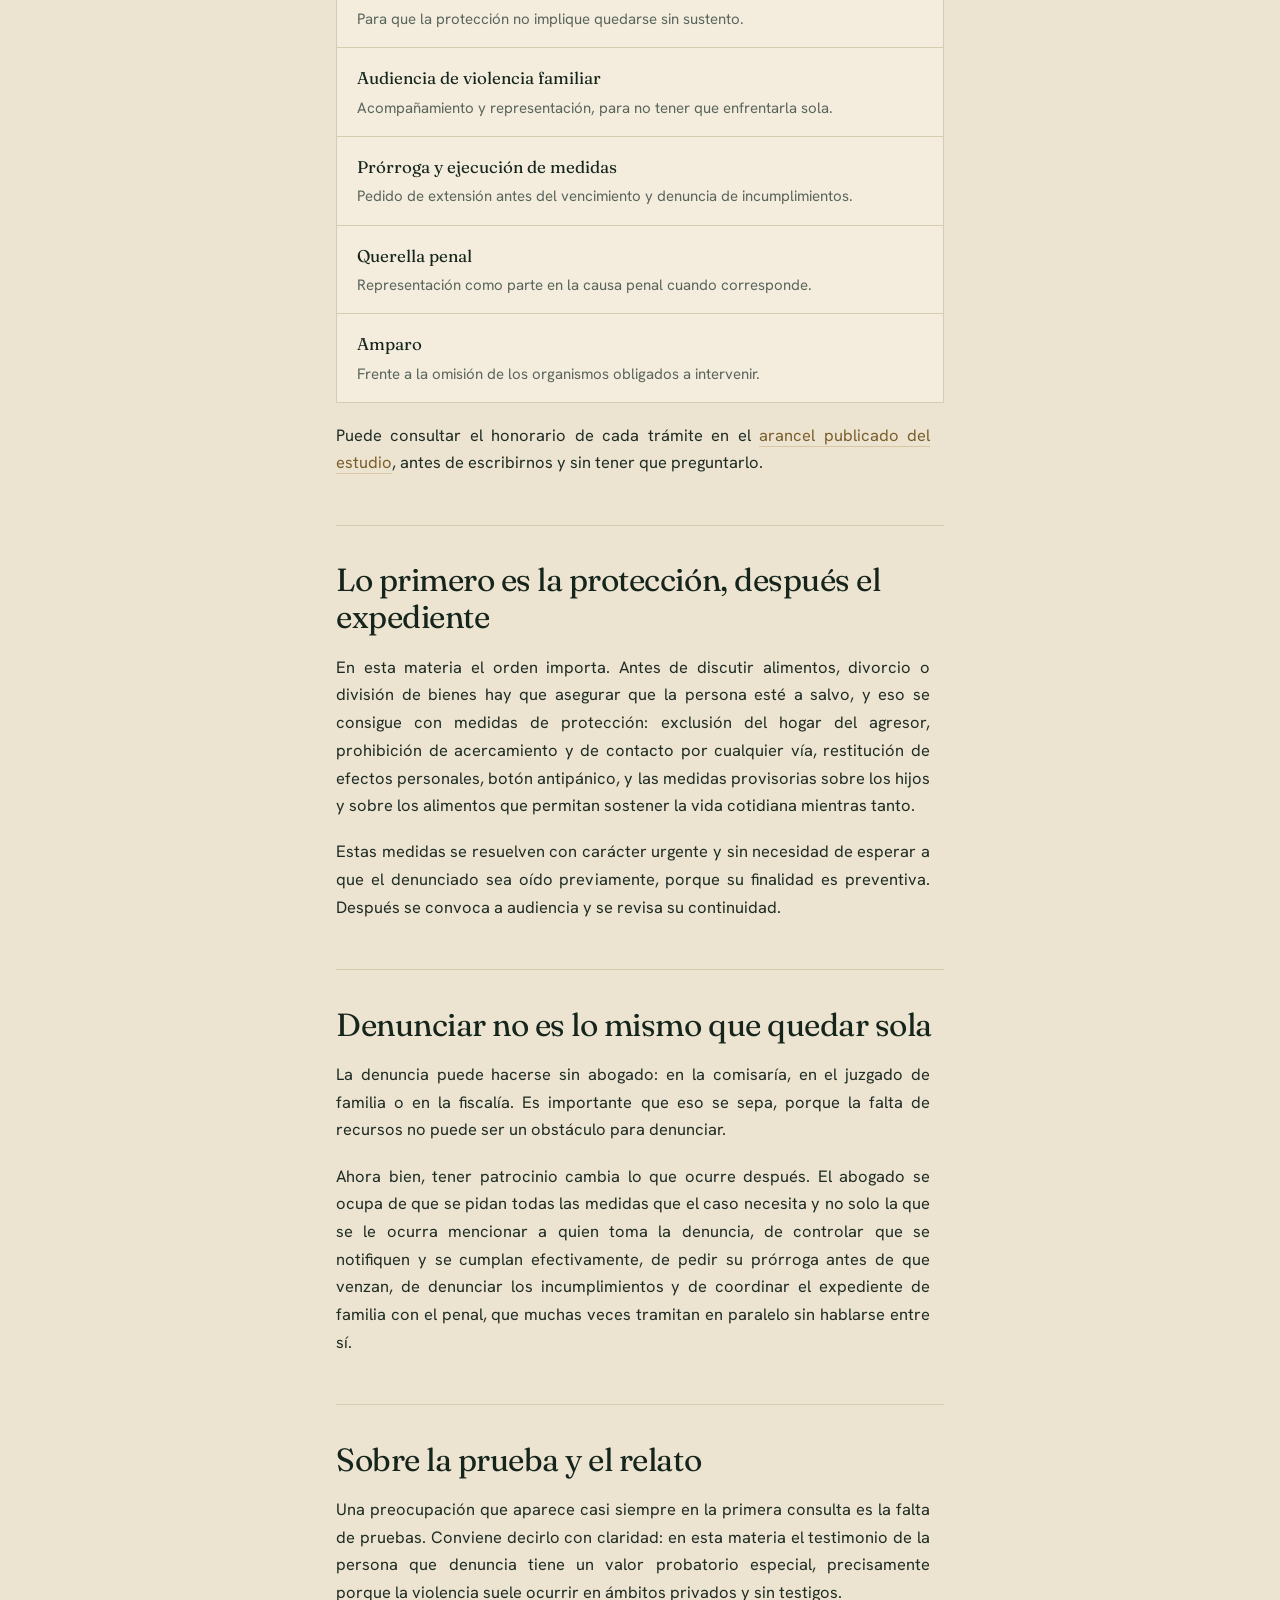
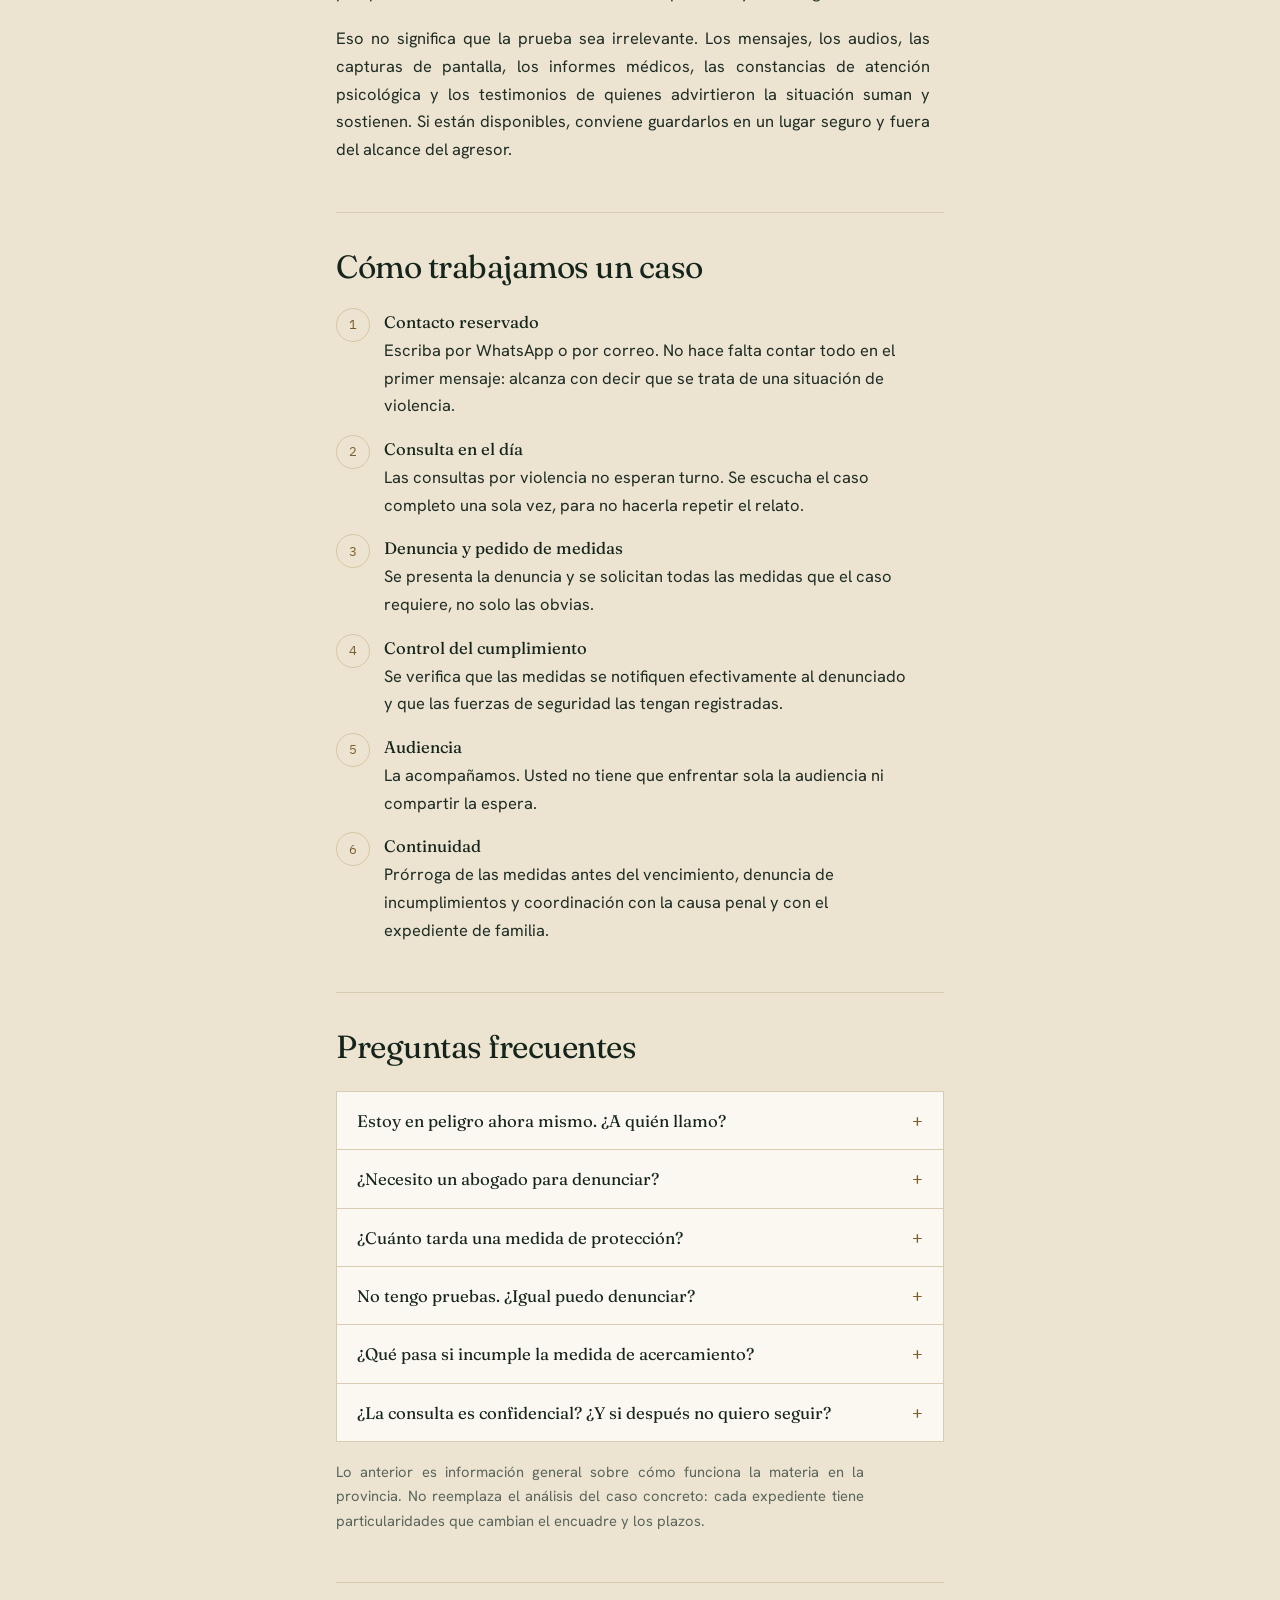
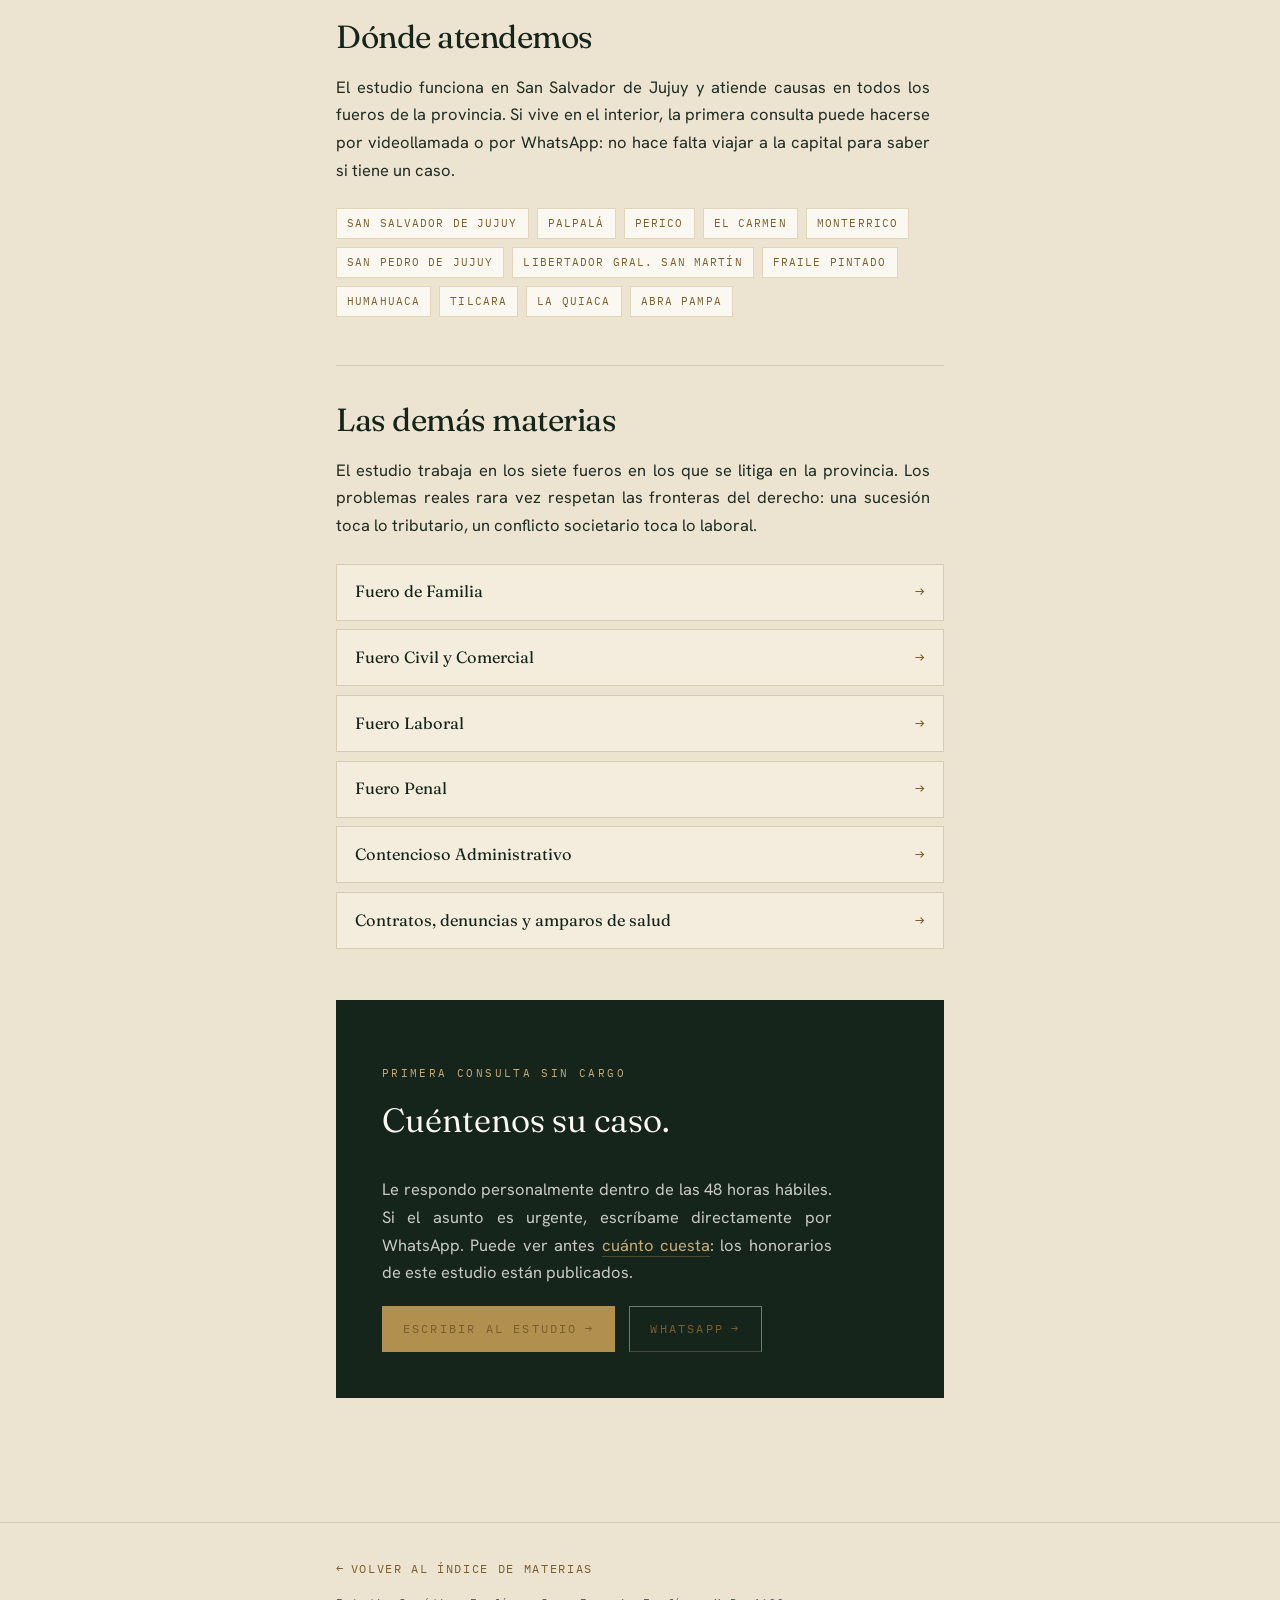
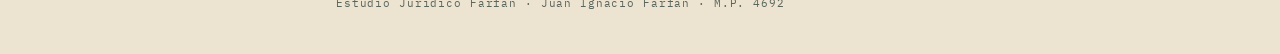
<file: materias/violencia-de-genero/index.html>
<!doctype html>
<html lang="es-AR">
<head>
<meta charset="utf-8">
<meta name="viewport" content="width=device-width, initial-scale=1, viewport-fit=cover">
<meta name="color-scheme" content="light">
<title>Abogado de Violencia de Género en Jujuy — Medidas de Protección | Estudio Farfán</title>
<meta name="description" content="Medidas de protección urgentes en Jujuy: exclusión del hogar, prohibición de acercamiento y botón antipánico. Se atiende en el día, con reserva. Estudio Jurídico Farfán. Emergencias: línea 144 y 911.">
<meta name="robots" content="index,follow,max-snippet:-1,max-image-preview:large,max-video-preview:-1">
<meta name="author" content="Juan Ignacio Farfán">
<meta name="geo.region" content="AR-Y">
<meta name="geo.placename" content="San Salvador de Jujuy">
<meta name="theme-color" content="#15251C">
<link rel="canonical" href="https://estudiofarfan.netlify.app/materias/violencia-de-genero/">
<link rel="icon" href="data:image/svg+xml,%3Csvg%20xmlns='http://www.w3.org/2000/svg'%20viewBox='0%200%2064%2064'%3E%3Crect%20width='64'%20height='64'%20fill='%2315251C'/%3E%3Ctext%20x='32'%20y='45'%20font-family='Georgia,serif'%20font-size='40'%20fill='%23B08F4F'%20text-anchor='middle'%3EF%3C/text%3E%3C/svg%3E">

<!-- Open Graph / compartir -->
<meta property="og:type" content="website">
<meta property="og:site_name" content="Estudio Jurídico Farfán">
<meta property="og:locale" content="es_AR">
<meta property="og:title" content="Violencia de género y familiar en Jujuy — Estudio Jurídico Farfán">
<meta property="og:description" content="Medidas de protección con la urgencia que el caso exige y el cuidado que la persona merece. Se atiende en el día, en toda la provincia de Jujuy.">
<meta property="og:url" content="https://estudiofarfan.netlify.app/materias/violencia-de-genero/">
<meta property="og:image" content="https://estudiofarfan.netlify.app/og-farfan.jpg">
<meta property="og:image:width" content="1200">
<meta property="og:image:height" content="630">
<meta name="twitter:card" content="summary_large_image">
<meta name="twitter:title" content="Violencia de género y familiar en Jujuy — Estudio Jurídico Farfán">
<meta name="twitter:description" content="Medidas de protección con la urgencia que el caso exige y el cuidado que la persona merece. Se atiende en el día, en toda la provincia de Jujuy.">
<meta name="twitter:image" content="https://estudiofarfan.netlify.app/og-farfan.jpg">

<link rel="preconnect" href="https://fonts.googleapis.com">
<link rel="preconnect" href="https://fonts.gstatic.com" crossorigin>
<link href="https://fonts.googleapis.com/css2?family=Fraunces:ital,opsz,wght@0,9..144,300..600;1,9..144,300..500&amp;family=Hanken+Grotesk:wght@300;400;500;600&amp;family=IBM+Plex+Mono:wght@400;500&amp;display=swap" rel="stylesheet">
<link rel="stylesheet" href="/assets/materia.css">

<!-- Datos estructurados: servicio jurídico, miga de pan y preguntas frecuentes -->
<script type="application/ld+json">
{
  "@context": "https://schema.org",
  "@graph": [
    {
      "@type": "WebPage",
      "@id": "https://estudiofarfan.netlify.app/materias/violencia-de-genero/#page",
      "url": "https://estudiofarfan.netlify.app/materias/violencia-de-genero/",
      "name": "Abogado de Violencia de Género en Jujuy — Medidas de Protección | Estudio Farfán",
      "description": "Medidas de protección urgentes en Jujuy: exclusión del hogar, prohibición de acercamiento y botón antipánico. Se atiende en el día, con reserva. Estudio Jurídico Farfán. Emergencias: línea 144 y 911.",
      "inLanguage": "es-AR",
      "isPartOf": {
        "@id": "https://estudiofarfan.netlify.app/#website"
      },
      "about": {
        "@id": "https://estudiofarfan.netlify.app/#estudio"
      },
      "breadcrumb": {
        "@id": "https://estudiofarfan.netlify.app/materias/violencia-de-genero/#crumbs"
      }
    },
    {
      "@type": "BreadcrumbList",
      "@id": "https://estudiofarfan.netlify.app/materias/violencia-de-genero/#crumbs",
      "itemListElement": [
        {
          "@type": "ListItem",
          "position": 1,
          "name": "Inicio",
          "item": "https://estudiofarfan.netlify.app/"
        },
        {
          "@type": "ListItem",
          "position": 2,
          "name": "Materias",
          "item": "https://estudiofarfan.netlify.app/#materias"
        },
        {
          "@type": "ListItem",
          "position": 3,
          "name": "Violencia de Género y Familiar",
          "item": "https://estudiofarfan.netlify.app/materias/violencia-de-genero/"
        }
      ]
    },
    {
      "@type": "Service",
      "@id": "https://estudiofarfan.netlify.app/materias/violencia-de-genero/#servicio",
      "serviceType": "Violencia de género y familiar en Jujuy",
      "name": "Violencia de Género y Familiar",
      "description": "Medidas de protección urgentes en Jujuy: exclusión del hogar, prohibición de acercamiento y botón antipánico. Se atiende en el día, con reserva. Estudio Jurídico Farfán. Emergencias: línea 144 y 911.",
      "provider": {
        "@id": "https://estudiofarfan.netlify.app/#estudio"
      },
      "areaServed": [
        {
          "@type": "AdministrativeArea",
          "name": "Provincia de Jujuy, Argentina"
        },
        {
          "@type": "City",
          "name": "San Salvador de Jujuy"
        },
        {
          "@type": "City",
          "name": "Palpalá"
        },
        {
          "@type": "City",
          "name": "Perico"
        },
        {
          "@type": "City",
          "name": "El Carmen"
        },
        {
          "@type": "City",
          "name": "Monterrico"
        },
        {
          "@type": "City",
          "name": "San Pedro de Jujuy"
        },
        {
          "@type": "City",
          "name": "Libertador Gral. San Martín"
        },
        {
          "@type": "City",
          "name": "Fraile Pintado"
        },
        {
          "@type": "City",
          "name": "Humahuaca"
        },
        {
          "@type": "City",
          "name": "Tilcara"
        },
        {
          "@type": "City",
          "name": "La Quiaca"
        },
        {
          "@type": "City",
          "name": "Abra Pampa"
        }
      ],
      "availableChannel": {
        "@type": "ServiceChannel",
        "serviceUrl": "https://estudiofarfan.netlify.app/materias/violencia-de-genero/",
        "servicePhone": {
          "@type": "ContactPoint",
          "telephone": "+543885800175",
          "contactType": "customer service",
          "areaServed": "AR",
          "availableLanguage": "Spanish"
        }
      },
      "hasOfferCatalog": {
        "@type": "OfferCatalog",
        "name": "Trámites de Violencia de Género y Familiar",
        "itemListElement": [
          {
            "@type": "Offer",
            "itemOffered": {
              "@type": "Service",
              "name": "Medidas de protección urgentes",
              "description": "Solicitud y seguimiento de las medidas que el caso requiera, con trámite en el día."
            }
          },
          {
            "@type": "Offer",
            "itemOffered": {
              "@type": "Service",
              "name": "Exclusión del hogar",
              "description": "Retiro del agresor de la vivienda común y reintegro de quien tuvo que irse."
            }
          },
          {
            "@type": "Offer",
            "itemOffered": {
              "@type": "Service",
              "name": "Prohibición de acercamiento y contacto",
              "description": "Perimetral respecto del domicilio, el trabajo y los lugares que frecuenta, y prohibición de contacto por cualquier medio."
            }
          },
          {
            "@type": "Offer",
            "itemOffered": {
              "@type": "Service",
              "name": "Botón antipánico",
              "description": "Gestión del dispositivo de alerta y seguimiento de su asignación."
            }
          },
          {
            "@type": "Offer",
            "itemOffered": {
              "@type": "Service",
              "name": "Protección de persona",
              "description": "Cuando la situación involucra a niños, niñas, adolescentes o personas mayores."
            }
          },
          {
            "@type": "Offer",
            "itemOffered": {
              "@type": "Service",
              "name": "Alimentos y cuidado provisorios",
              "description": "Para que la protección no implique quedarse sin sustento."
            }
          },
          {
            "@type": "Offer",
            "itemOffered": {
              "@type": "Service",
              "name": "Audiencia de violencia familiar",
              "description": "Acompañamiento y representación, para no tener que enfrentarla sola."
            }
          },
          {
            "@type": "Offer",
            "itemOffered": {
              "@type": "Service",
              "name": "Prórroga y ejecución de medidas",
              "description": "Pedido de extensión antes del vencimiento y denuncia de incumplimientos."
            }
          },
          {
            "@type": "Offer",
            "itemOffered": {
              "@type": "Service",
              "name": "Querella penal",
              "description": "Representación como parte en la causa penal cuando corresponde."
            }
          },
          {
            "@type": "Offer",
            "itemOffered": {
              "@type": "Service",
              "name": "Amparo",
              "description": "Frente a la omisión de los organismos obligados a intervenir."
            }
          }
        ]
      }
    },
    {
      "@type": "FAQPage",
      "@id": "https://estudiofarfan.netlify.app/materias/violencia-de-genero/#faq",
      "mainEntity": [
        {
          "@type": "Question",
          "name": "Estoy en peligro ahora mismo. ¿A quién llamo?",
          "acceptedAnswer": {
            "@type": "Answer",
            "text": "Llame al 911. Para orientación, contención y asesoramiento está la línea 144, que atiende las veinticuatro horas, todos los días del año, en todo el país, es gratuita desde teléfono fijo o celular y no aparece en el detalle de la factura. También puede acudir directamente a cualquier comisaría, al juzgado de familia o a la fiscalía para radicar la denuncia, a cualquier hora."
          }
        },
        {
          "@type": "Question",
          "name": "¿Necesito un abogado para denunciar?",
          "acceptedAnswer": {
            "@type": "Answer",
            "text": "No. La denuncia por violencia familiar o de género puede hacerse sin abogado, en la comisaría, en el juzgado de familia o en la fiscalía, y no debe cobrarse nada por recibirla. Tener patrocinio letrado cambia lo que ocurre después: que se soliciten todas las medidas que el caso necesita, que se controle su cumplimiento efectivo, que se pidan las prórrogas antes del vencimiento y que el expediente de familia y el penal avancen coordinados."
          }
        },
        {
          "@type": "Question",
          "name": "¿Cuánto tarda una medida de protección?",
          "acceptedAnswer": {
            "@type": "Answer",
            "text": "Las medidas de protección se resuelven con carácter urgente, porque su finalidad es preventiva y pierden todo sentido si llegan tarde. En la práctica suelen despacharse en el día o dentro de las primeras horas siguientes a la denuncia. Cuestión distinta es su cumplimiento efectivo: que la medida esté dictada no garantiza que se haya notificado y que las fuerzas de seguridad la tengan registrada. Ese control posterior es parte del trabajo, y es donde más se nota tener patrocinio."
          }
        },
        {
          "@type": "Question",
          "name": "No tengo pruebas. ¿Igual puedo denunciar?",
          "acceptedAnswer": {
            "@type": "Answer",
            "text": "Sí. En materia de violencia el relato de la persona que denuncia tiene un valor probatorio especial, justamente porque estos hechos ocurren habitualmente en el ámbito privado y sin testigos. La falta de pruebas materiales no es un obstáculo para denunciar ni para obtener medidas de protección. De todos modos, si dispone de mensajes, audios, capturas de pantalla, informes médicos o constancias de atención psicológica, consérvelos en un lugar seguro al que el agresor no tenga acceso, y de ser posible respaldados fuera del teléfono."
          }
        },
        {
          "@type": "Question",
          "name": "¿Qué pasa si incumple la medida de acercamiento?",
          "acceptedAnswer": {
            "@type": "Answer",
            "text": "El incumplimiento debe denunciarse de inmediato, y conviene documentarlo: hora, lugar, testigos, capturas de los mensajes. Además de habilitar consecuencias en el fuero penal, el incumplimiento es un elemento decisivo para que el juez amplíe las medidas, las prorrogue o disponga otras más intensas. Dejar pasar los incumplimientos menores es un error frecuente: el registro de esos episodios es lo que después sostiene el pedido de una protección más fuerte."
          }
        },
        {
          "@type": "Question",
          "name": "¿La consulta es confidencial? ¿Y si después no quiero seguir?",
          "acceptedAnswer": {
            "@type": "Answer",
            "text": "La consulta está amparada por el secreto profesional, sin excepciones y con independencia de que el caso se tome o no. Nada de lo que cuente sale de esa conversación. Y no está obligada a decidir nada en la primera consulta. Muchas personas consultan para entender qué opciones tienen antes de dar un paso. Eso también es una razón válida para escribir."
          }
        }
      ]
    }
  ]
}
</script>
</head>

<body>
<a class="skip" href="#contenido">Ir al contenido</a>

<header class="doc-head">
  <div class="doc-head-inner">
    <a class="brand" href="/">Farfán <small>Est. 1953</small></a>
    <div class="head-side">
      <a class="head-back" href="/#materias">Todas las materias</a>
      <a class="head-cta" href="/#contacto">Consultar</a>
    </div>
  </div>
</header>

<nav class="crumbs reading" aria-label="Ruta de navegación">
  <ol>
    <li><a href="/">Inicio</a></li>
    <li><a href="/#materias">Materias</a></li>
    <li><span aria-current="page">Violencia de Género y Familiar</span></li>
  </ol>
</nav>

<main id="contenido">

  <div class="masthead reading">
    <p class="eyebrow">Título VI · Violencia de Género y Familiar</p>
    <h1 class="doc-title">Violencia de género y familiar en Jujuy</h1>
    <p class="doc-deck">Medidas de protección con la urgencia que el caso exige y el cuidado que la persona merece. Se atiende en el día.</p>
    <div class="doc-meta">
      <span>Juan Ignacio Farfán · <b>M.P. 4692</b></span>
      <span>Estudio fundado en <b>1953</b></span>
      <span>Provincia de <b>Jujuy</b></span>
    </div>

    <div class="abstract">
      <p class="lbl">En resumen</p>
      <p>Si está en peligro en este momento, no siga leyendo: llame al 911. La línea 144 atiende las veinticuatro horas, todos los días del año, es gratuita desde cualquier teléfono de todo el país y no queda registrada en la factura. Si el peligro no es inmediato pero la situación se repite, este estudio tramita medidas de protección en el día, con reserva y sin exponerla a explicar el caso más veces de las necesarias.</p>
    </div>
  </div>

  <article class="prose reading">

    <section class="doc-sec" id="tramites">
      <h2 class="doc-h2">Qué comprende esta materia</h2>
      <p>Estos son los trámites y procesos que atendemos en esta materia. Cada uno tiene su honorario publicado de antemano, calculado sobre el valor vigente de la UMA del Colegio de Abogados de Jujuy.</p>
      <ul class="tramites">
        <li><span class="t">Medidas de protección urgentes</span><span class="d">Solicitud y seguimiento de las medidas que el caso requiera, con trámite en el día.</span></li>
        <li><span class="t">Exclusión del hogar</span><span class="d">Retiro del agresor de la vivienda común y reintegro de quien tuvo que irse.</span></li>
        <li><span class="t">Prohibición de acercamiento y contacto</span><span class="d">Perimetral respecto del domicilio, el trabajo y los lugares que frecuenta, y prohibición de contacto por cualquier medio.</span></li>
        <li><span class="t">Botón antipánico</span><span class="d">Gestión del dispositivo de alerta y seguimiento de su asignación.</span></li>
        <li><span class="t">Protección de persona</span><span class="d">Cuando la situación involucra a niños, niñas, adolescentes o personas mayores.</span></li>
        <li><span class="t">Alimentos y cuidado provisorios</span><span class="d">Para que la protección no implique quedarse sin sustento.</span></li>
        <li><span class="t">Audiencia de violencia familiar</span><span class="d">Acompañamiento y representación, para no tener que enfrentarla sola.</span></li>
        <li><span class="t">Prórroga y ejecución de medidas</span><span class="d">Pedido de extensión antes del vencimiento y denuncia de incumplimientos.</span></li>
        <li><span class="t">Querella penal</span><span class="d">Representación como parte en la causa penal cuando corresponde.</span></li>
        <li><span class="t">Amparo</span><span class="d">Frente a la omisión de los organismos obligados a intervenir.</span></li>
      </ul>
      <p>Puede consultar el honorario de cada trámite en el <a href="/honorarios/#area-genero">arancel publicado del estudio</a>, antes de escribirnos y sin tener que preguntarlo.</p>
    </section>

    <section class="doc-sec" id="s1">
      <h2 class="doc-h2">Lo primero es la protección, después el expediente</h2>
      <p>En esta materia el orden importa. Antes de discutir alimentos, divorcio o división de bienes hay que asegurar que la persona esté a salvo, y eso se consigue con medidas de protección: exclusión del hogar del agresor, prohibición de acercamiento y de contacto por cualquier vía, restitución de efectos personales, botón antipánico, y las medidas provisorias sobre los hijos y sobre los alimentos que permitan sostener la vida cotidiana mientras tanto.</p>
      <p>Estas medidas se resuelven con carácter urgente y sin necesidad de esperar a que el denunciado sea oído previamente, porque su finalidad es preventiva. Después se convoca a audiencia y se revisa su continuidad.</p>
    </section>

    <section class="doc-sec" id="s2">
      <h2 class="doc-h2">Denunciar no es lo mismo que quedar sola</h2>
      <p>La denuncia puede hacerse sin abogado: en la comisaría, en el juzgado de familia o en la fiscalía. Es importante que eso se sepa, porque la falta de recursos no puede ser un obstáculo para denunciar.</p>
      <p>Ahora bien, tener patrocinio cambia lo que ocurre después. El abogado se ocupa de que se pidan todas las medidas que el caso necesita y no solo la que se le ocurra mencionar a quien toma la denuncia, de controlar que se notifiquen y se cumplan efectivamente, de pedir su prórroga antes de que venzan, de denunciar los incumplimientos y de coordinar el expediente de familia con el penal, que muchas veces tramitan en paralelo sin hablarse entre sí.</p>
    </section>

    <section class="doc-sec" id="s3">
      <h2 class="doc-h2">Sobre la prueba y el relato</h2>
      <p>Una preocupación que aparece casi siempre en la primera consulta es la falta de pruebas. Conviene decirlo con claridad: en esta materia el testimonio de la persona que denuncia tiene un valor probatorio especial, precisamente porque la violencia suele ocurrir en ámbitos privados y sin testigos.</p>
      <p>Eso no significa que la prueba sea irrelevante. Los mensajes, los audios, las capturas de pantalla, los informes médicos, las constancias de atención psicológica y los testimonios de quienes advirtieron la situación suman y sostienen. Si están disponibles, conviene guardarlos en un lugar seguro y fuera del alcance del agresor.</p>
    </section>

    <section class="doc-sec" id="como-trabajamos">
      <h2 class="doc-h2">Cómo trabajamos un caso</h2>
      <ol class="steps">
        <li><b>Contacto reservado</b>Escriba por WhatsApp o por correo. No hace falta contar todo en el primer mensaje: alcanza con decir que se trata de una situación de violencia.</li>
        <li><b>Consulta en el día</b>Las consultas por violencia no esperan turno. Se escucha el caso completo una sola vez, para no hacerla repetir el relato.</li>
        <li><b>Denuncia y pedido de medidas</b>Se presenta la denuncia y se solicitan todas las medidas que el caso requiere, no solo las obvias.</li>
        <li><b>Control del cumplimiento</b>Se verifica que las medidas se notifiquen efectivamente al denunciado y que las fuerzas de seguridad las tengan registradas.</li>
        <li><b>Audiencia</b>La acompañamos. Usted no tiene que enfrentar sola la audiencia ni compartir la espera.</li>
        <li><b>Continuidad</b>Prórroga de las medidas antes del vencimiento, denuncia de incumplimientos y coordinación con la causa penal y con el expediente de familia.</li>
      </ol>
    </section>

    <section class="doc-sec" id="preguntas">
      <h2 class="doc-h2">Preguntas frecuentes</h2>
      <div class="faq">
        <details>
          <summary>Estoy en peligro ahora mismo. ¿A quién llamo?</summary>
          <div class="a">
            <p>Llame al 911. Para orientación, contención y asesoramiento está la línea 144, que atiende las veinticuatro horas, todos los días del año, en todo el país, es gratuita desde teléfono fijo o celular y no aparece en el detalle de la factura.</p>
            <p>También puede acudir directamente a cualquier comisaría, al juzgado de familia o a la fiscalía para radicar la denuncia, a cualquier hora.</p>
          </div>
        </details>
        <details>
          <summary>¿Necesito un abogado para denunciar?</summary>
          <div class="a">
            <p>No. La denuncia por violencia familiar o de género puede hacerse sin abogado, en la comisaría, en el juzgado de familia o en la fiscalía, y no debe cobrarse nada por recibirla.</p>
            <p>Tener patrocinio letrado cambia lo que ocurre después: que se soliciten todas las medidas que el caso necesita, que se controle su cumplimiento efectivo, que se pidan las prórrogas antes del vencimiento y que el expediente de familia y el penal avancen coordinados.</p>
          </div>
        </details>
        <details>
          <summary>¿Cuánto tarda una medida de protección?</summary>
          <div class="a">
            <p>Las medidas de protección se resuelven con carácter urgente, porque su finalidad es preventiva y pierden todo sentido si llegan tarde. En la práctica suelen despacharse en el día o dentro de las primeras horas siguientes a la denuncia.</p>
            <p>Cuestión distinta es su cumplimiento efectivo: que la medida esté dictada no garantiza que se haya notificado y que las fuerzas de seguridad la tengan registrada. Ese control posterior es parte del trabajo, y es donde más se nota tener patrocinio.</p>
          </div>
        </details>
        <details>
          <summary>No tengo pruebas. ¿Igual puedo denunciar?</summary>
          <div class="a">
            <p>Sí. En materia de violencia el relato de la persona que denuncia tiene un valor probatorio especial, justamente porque estos hechos ocurren habitualmente en el ámbito privado y sin testigos. La falta de pruebas materiales no es un obstáculo para denunciar ni para obtener medidas de protección.</p>
            <p>De todos modos, si dispone de mensajes, audios, capturas de pantalla, informes médicos o constancias de atención psicológica, consérvelos en un lugar seguro al que el agresor no tenga acceso, y de ser posible respaldados fuera del teléfono.</p>
          </div>
        </details>
        <details>
          <summary>¿Qué pasa si incumple la medida de acercamiento?</summary>
          <div class="a">
            <p>El incumplimiento debe denunciarse de inmediato, y conviene documentarlo: hora, lugar, testigos, capturas de los mensajes. Además de habilitar consecuencias en el fuero penal, el incumplimiento es un elemento decisivo para que el juez amplíe las medidas, las prorrogue o disponga otras más intensas.</p>
            <p>Dejar pasar los incumplimientos menores es un error frecuente: el registro de esos episodios es lo que después sostiene el pedido de una protección más fuerte.</p>
          </div>
        </details>
        <details>
          <summary>¿La consulta es confidencial? ¿Y si después no quiero seguir?</summary>
          <div class="a">
            <p>La consulta está amparada por el secreto profesional, sin excepciones y con independencia de que el caso se tome o no. Nada de lo que cuente sale de esa conversación.</p>
            <p>Y no está obligada a decidir nada en la primera consulta. Muchas personas consultan para entender qué opciones tienen antes de dar un paso. Eso también es una razón válida para escribir.</p>
          </div>
        </details>
      </div>
      <p style="font-size:.92rem;color:var(--text-soft);margin-top:1.1rem">Lo anterior es información general sobre cómo funciona la materia en la provincia. No reemplaza el análisis del caso concreto: cada expediente tiene particularidades que cambian el encuadre y los plazos.</p>
    </section>

    <section class="doc-sec" id="zonas">
      <h2 class="doc-h2">Dónde atendemos</h2>
      <p>El estudio funciona en San Salvador de Jujuy y atiende causas en todos los fueros de la provincia. Si vive en el interior, la primera consulta puede hacerse por videollamada o por WhatsApp: no hace falta viajar a la capital para saber si tiene un caso.</p>
      <div class="zonas">
        <span>San Salvador de Jujuy</span>
        <span>Palpalá</span>
        <span>Perico</span>
        <span>El Carmen</span>
        <span>Monterrico</span>
        <span>San Pedro de Jujuy</span>
        <span>Libertador Gral. San Martín</span>
        <span>Fraile Pintado</span>
        <span>Humahuaca</span>
        <span>Tilcara</span>
        <span>La Quiaca</span>
        <span>Abra Pampa</span>
      </div>
    </section>

    <section class="doc-sec" id="otras">
      <h2 class="doc-h2">Las demás materias</h2>
      <p>El estudio trabaja en los siete fueros en los que se litiga en la provincia. Los problemas reales rara vez respetan las fronteras del derecho: una sucesión toca lo tributario, un conflicto societario toca lo laboral.</p>
      <div class="otras">
        <a href="/materias/familia/"><span class="n">Fuero de Familia</span><span class="arr">&#8594;</span></a>
        <a href="/materias/civil-y-comercial/"><span class="n">Fuero Civil y Comercial</span><span class="arr">&#8594;</span></a>
        <a href="/materias/laboral/"><span class="n">Fuero Laboral</span><span class="arr">&#8594;</span></a>
        <a href="/materias/penal/"><span class="n">Fuero Penal</span><span class="arr">&#8594;</span></a>
        <a href="/materias/contencioso-administrativo/"><span class="n">Contencioso Administrativo</span><span class="arr">&#8594;</span></a>
        <a href="/materias/contratos-y-amparos-de-salud/"><span class="n">Contratos, denuncias y amparos de salud</span><span class="arr">&#8594;</span></a>
      </div>
    </section>

    <aside class="doc-cta">
      <p class="k">Primera consulta sin cargo</p>
      <h2>Cuéntenos su caso.</h2>
      <p>Le respondo personalmente dentro de las 48 horas hábiles. Si el asunto es urgente, escríbame directamente por WhatsApp. Puede ver antes <a href="/honorarios/#area-genero">cuánto cuesta</a>: los honorarios de este estudio están publicados.</p>
      <div class="cta-actions">
        <a class="btn btn-brass" href="/#contacto">Escribir al estudio <span class="arr">&#8594;</span></a>
        <a class="btn btn-ghost" href="https://wa.me/5493885800175?text=Hola.%20Quisiera%20hacer%20una%20consulta%20con%20el%20estudio." target="_blank" rel="noopener">WhatsApp <span class="arr">&#8594;</span></a>
      </div>
    </aside>

  </article>
</main>

<footer class="doc-foot">
  <div class="reading">
    <a class="foot-back" href="/#materias"><span class="arr">&#8592;</span> Volver al índice de materias</a>
    <span class="foot-firm">Estudio Jurídico Farfán · Juan Ignacio Farfán · M.P. 4692</span>
  </div>
</footer>

<!-- Contacto directo por WhatsApp, a la vista en toda la página -->
<a class="wa-float" href="https://wa.me/5493885800175?text=Hola.%20Quisiera%20hacer%20una%20consulta%20con%20el%20estudio." target="_blank" rel="noopener" aria-label="Escribir al estudio por WhatsApp">
  <span class="wa-tip" aria-hidden="true">Escribir por WhatsApp</span>
  <svg viewBox="0 0 24 24" aria-hidden="true" focusable="false"><path d="M17.472 14.382c-.297-.149-1.758-.867-2.03-.967-.273-.099-.471-.148-.67.15-.197.297-.767.966-.94 1.164-.173.199-.347.223-.644.075-.297-.15-1.255-.463-2.39-1.475-.883-.788-1.48-1.761-1.653-2.059-.173-.297-.018-.458.13-.606.134-.133.298-.347.446-.52.149-.174.198-.298.298-.497.099-.198.05-.371-.025-.52-.075-.149-.669-1.612-.916-2.207-.242-.579-.487-.5-.669-.51-.173-.008-.371-.01-.57-.01-.198 0-.52.074-.792.372-.272.297-1.04 1.016-1.04 2.479 0 1.462 1.065 2.875 1.213 3.074.149.198 2.096 3.2 5.077 4.487.709.306 1.262.489 1.694.625.712.227 1.36.195 1.872.118.571-.085 1.758-.719 2.006-1.413.248-.694.248-1.289.173-1.413-.074-.124-.272-.198-.57-.347m-5.421 7.403h-.004a9.87 9.87 0 0 1-5.031-1.378l-.361-.214-3.741.982.998-3.648-.235-.374a9.86 9.86 0 0 1-1.51-5.26c.001-5.45 4.436-9.884 9.888-9.884 2.64 0 5.122 1.03 6.988 2.898a9.825 9.825 0 0 1 2.893 6.994c-.003 5.45-4.437 9.884-9.885 9.884m8.413-18.297A11.815 11.815 0 0 0 12.05 0C5.495 0 .16 5.335.157 11.892c0 2.096.547 4.142 1.588 5.945L.057 24l6.305-1.654a11.882 11.882 0 0 0 5.683 1.448h.005c6.554 0 11.89-5.335 11.893-11.893a11.821 11.821 0 0 0-3.48-8.413Z"/></svg>
</a>

</body>
</html>
</file>
<file: assets/materia.css>
/* ============================================================
   Estudio Jurídico Farfán — hoja compartida de las páginas de materia.
   Mismos tokens que index.html; vive aparte porque la usan siete
   páginas y así el navegador la descarga una sola vez para todas.
   ============================================================ */

:root{
  --ink:#15251C;--ink-2:#1B2E24;--ink-3:#21372B;
  --parchment:#ECE3D0;--paper:#F4EDDD;--bone:#FBF8F1;
  --brass:#B08F4F;--brass-soft:#C7AC78;--brass-ink:#7A5E2C;--brass-line:rgba(176,143,79,.34);
  --text:#1E2C24;--text-soft:#5A655C;--line:#D7CBB2;--line-strong:#C5B693;
  --ease:cubic-bezier(.2,.6,.2,1);--maxw:1180px;--pad:clamp(1.25rem,5vw,4rem);
  --read:46rem;
}
*{box-sizing:border-box;margin:0;padding:0}
html{scroll-behavior:smooth;-webkit-text-size-adjust:100%}
body{background:var(--parchment);color:var(--text);font-family:"Hanken Grotesk",system-ui,sans-serif;
  font-size:clamp(1rem,.55rem + .6vw,1.0625rem);line-height:1.68;font-weight:400;
  -webkit-font-smoothing:antialiased;text-rendering:optimizeLegibility;overflow-x:hidden}
a{color:inherit;text-decoration:none}
img{max-width:100%;display:block}
::selection{background:var(--brass);color:var(--ink)}
.serif{font-family:"Fraunces",Georgia,serif;font-optical-sizing:auto}
.mono{font-family:"IBM Plex Mono",ui-monospace,monospace}

.skip{position:absolute;left:50%;top:-60px;transform:translateX(-50%);background:var(--ink);color:var(--bone);
  padding:.7rem 1.2rem;border-radius:2px;font-family:"IBM Plex Mono",monospace;font-size:.8rem;z-index:100;transition:top .2s}
.skip:focus{top:.6rem}

/* ============ ENCABEZADO ============ */
.doc-head{position:sticky;top:0;z-index:60;background:color-mix(in srgb,var(--parchment) 92%,transparent);
  backdrop-filter:blur(10px) saturate(1.2);border-bottom:1px solid var(--line)}
.doc-head-inner{max-width:var(--maxw);margin-inline:auto;padding:.8rem var(--pad);
  display:flex;align-items:center;justify-content:space-between;gap:1.2rem}
.brand{display:flex;align-items:baseline;gap:.55rem;font-family:"Fraunces",serif;font-weight:430;font-size:1.24rem;letter-spacing:.01em;color:var(--ink)}
.brand small{font-family:"IBM Plex Mono",monospace;font-size:.58rem;letter-spacing:.24em;text-transform:uppercase;color:var(--brass-ink);align-self:center}
.head-side{display:flex;align-items:center;gap:1.4rem}
.head-back{font-family:"IBM Plex Mono",monospace;font-size:.72rem;letter-spacing:.14em;text-transform:uppercase;color:var(--text-soft);transition:color .25s}
.head-back:hover{color:var(--brass-ink)}
.head-cta{font-family:"IBM Plex Mono",monospace;font-size:.7rem;letter-spacing:.16em;text-transform:uppercase;
  border:1px solid var(--ink);color:var(--ink);padding:.6em 1.1em;transition:background .3s var(--ease),color .3s var(--ease)}
.head-cta:hover{background:var(--ink);color:var(--bone)}

/* ============ CAJA DE LECTURA ============ */
.reading{max-width:var(--read);margin-inline:auto;padding-inline:var(--pad)}

/* ============ MIGA DE PAN ============ */
.crumbs{padding-block:1.1rem .2rem}
.crumbs ol{list-style:none;display:flex;flex-wrap:wrap;gap:.45rem;align-items:center;
  font-family:"IBM Plex Mono",monospace;font-size:.68rem;letter-spacing:.1em;text-transform:uppercase;color:var(--text-soft)}
.crumbs li+li::before{content:"/";margin-right:.45rem;color:var(--line-strong)}
.crumbs a{color:var(--brass-ink);transition:opacity .25s}
.crumbs a:hover{opacity:.7}
.crumbs [aria-current]{color:var(--text-soft)}

/* ============ PORTADA ============ */
.masthead{padding-block:clamp(1.6rem,4vw,2.8rem) clamp(1.6rem,3vw,2.4rem)}
.eyebrow{font-family:"IBM Plex Mono",monospace;font-size:.72rem;letter-spacing:.24em;text-transform:uppercase;color:var(--brass-ink);font-weight:500}
.doc-title{font-family:"Fraunces",serif;font-weight:350;font-variation-settings:"opsz" 144;
  font-size:clamp(2rem,1.25rem + 3.2vw,3.25rem);line-height:1.05;letter-spacing:-.02em;color:var(--ink);margin-top:1rem}
.doc-deck{margin-top:1.2rem;font-family:"Fraunces",serif;font-weight:330;font-style:italic;
  font-size:clamp(1.12rem,.9rem + .75vw,1.45rem);line-height:1.38;color:var(--ink-2);max-width:34ch}
.doc-meta{margin-top:1.8rem;padding-top:1.3rem;border-top:1px solid var(--line);
  display:flex;flex-wrap:wrap;gap:.6rem 1.4rem;font-family:"IBM Plex Mono",monospace;
  font-size:.72rem;letter-spacing:.08em;text-transform:uppercase;color:var(--text-soft)}
.doc-meta b{color:var(--brass-ink);font-weight:500}

/* ============ ENTRADILLA ============ */
.abstract{margin-top:2.2rem;border-left:2px solid var(--brass);background:var(--bone);padding:1.4rem 1.5rem}
.abstract .lbl{font-family:"IBM Plex Mono",monospace;font-size:.68rem;letter-spacing:.2em;text-transform:uppercase;color:var(--brass-ink)}
.abstract p{margin-top:.65rem;color:var(--text-soft);font-size:1.02rem;line-height:1.62;max-width:62ch;text-align:justify;hyphens:auto;-webkit-hyphens:auto}

/* ============ PROSA ============ */
.prose{padding-block:1rem clamp(2rem,4vw,3rem)}
.doc-sec{scroll-margin-top:5rem}
.doc-h2{font-family:"Fraunces",serif;font-weight:400;font-size:clamp(1.4rem,1.05rem + 1.3vw,2rem);
  line-height:1.16;letter-spacing:-.015em;color:var(--ink);
  margin-top:3rem;padding-top:2.2rem;border-top:1px solid var(--line)}
.doc-sec:first-child .doc-h2{margin-top:1.4rem;border-top:0;padding-top:0}
.prose p{margin-top:1.15rem;color:var(--text);max-width:66ch;text-align:justify;text-justify:inter-word;hyphens:auto;-webkit-hyphens:auto;hyphenate-limit-chars:6 3 3}
.prose strong{font-weight:600;color:var(--ink-2)}
.prose em{font-style:italic}
.prose a{color:var(--brass-ink);border-bottom:1px solid var(--brass-line);transition:border-color .25s}
.prose a:hover{border-bottom-color:var(--brass)}

/* ============ TRÁMITES ============ */
.tramites{margin-top:1.6rem;border:1px solid var(--line);background:var(--paper);list-style:none}
.tramites li{border-top:1px solid var(--line);padding:1rem 1.25rem;display:grid;gap:.25rem}
.tramites li:first-child{border-top:0}
.tramites .t{font-family:"Fraunces",serif;font-size:1.06rem;color:var(--ink);font-weight:400}
.tramites .d{font-size:.94rem;line-height:1.55;color:var(--text-soft);max-width:62ch}

/* ============ PASOS ============ */
.steps{margin:1.5rem 0 .4rem;padding-left:0;list-style:none;counter-reset:step;display:grid;gap:1rem}
.steps li{position:relative;padding-left:3rem;counter-increment:step;color:var(--text);max-width:64ch}
.steps li::before{content:counter(step);position:absolute;left:0;top:-.05rem;
  width:2rem;height:2rem;border:1px solid var(--brass-line);border-radius:50%;display:grid;place-items:center;
  font-family:"IBM Plex Mono",monospace;font-size:.8rem;color:var(--brass-ink)}
.steps b{display:block;font-family:"Fraunces",serif;font-weight:430;font-size:1.04rem;color:var(--ink)}

/* ============ PREGUNTAS FRECUENTES ============ */
.faq{margin-top:1.6rem;border:1px solid var(--line);background:var(--bone)}
.faq details{border-top:1px solid var(--line)}
.faq details:first-of-type{border-top:0}
.faq summary{list-style:none;cursor:pointer;padding:1.05rem 1.25rem;
  font-family:"Fraunces",serif;font-size:1.05rem;line-height:1.35;color:var(--ink);
  display:flex;justify-content:space-between;gap:1rem;align-items:baseline;transition:background-color .3s var(--ease)}
.faq summary::-webkit-details-marker{display:none}
.faq summary:hover{background:var(--paper)}
.faq summary::after{content:"+";font-family:"IBM Plex Mono",monospace;font-size:1.1rem;color:var(--brass-ink);flex:none;transition:transform .3s var(--ease)}
.faq details[open] summary::after{transform:rotate(45deg)}
.faq .a{padding:0 1.25rem 1.25rem}
.faq .a p{margin-top:0;color:var(--text-soft);font-size:.99rem;line-height:1.62;max-width:64ch;text-align:justify;hyphens:auto;-webkit-hyphens:auto}
.faq .a p+p{margin-top:.8rem}
.faq .a a{color:var(--brass-ink);border-bottom:1px solid var(--brass-line)}

/* ============ ZONAS ============ */
.zonas{margin-top:1.5rem;display:flex;flex-wrap:wrap;gap:.5rem}
.zonas span{font-family:"IBM Plex Mono",monospace;font-size:.7rem;letter-spacing:.1em;text-transform:uppercase;
  border:1px solid var(--brass-line);color:var(--brass-ink);padding:.45em .9em;background:var(--bone)}

/* ============ OTRAS MATERIAS ============ */
.otras{margin-top:1.5rem;display:grid;gap:.55rem}
.otras a{display:flex;justify-content:space-between;gap:1rem;align-items:baseline;
  border:1px solid var(--line);background:var(--paper);padding:.85rem 1.1rem;transition:border-color .3s var(--ease),background-color .3s var(--ease)}
.otras a:hover{border-color:var(--brass);background:var(--bone)}
.otras .n{font-family:"Fraunces",serif;font-size:1.02rem;color:var(--ink)}
.otras .arr{font-family:"IBM Plex Mono",monospace;color:var(--brass-ink);transition:transform .3s var(--ease)}
.otras a:hover .arr{transform:translateX(4px)}

/* ============ LLAMADA A LA ACCIÓN ============ */
.doc-cta{margin-top:3.2rem;background:var(--ink);color:var(--bone);padding:clamp(1.9rem,4vw,2.8rem);
  display:grid;gap:1.2rem;border:1px solid var(--ink)}
.doc-cta .k{font-family:"IBM Plex Mono",monospace;font-size:.68rem;letter-spacing:.22em;text-transform:uppercase;color:var(--brass-soft)}
.doc-cta h2{font-family:"Fraunces",serif;font-weight:360;font-size:clamp(1.5rem,1.1rem + 1.4vw,2.1rem);line-height:1.1;color:var(--bone);max-width:22ch}
.doc-cta p{color:rgba(251,248,241,.78);max-width:50ch}
.doc-cta p a{color:var(--brass-soft);border-bottom:1px solid var(--brass-line)}
.doc-cta p a:hover{border-bottom-color:var(--brass)}
.cta-actions{display:flex;flex-wrap:wrap;gap:.9rem}
.btn{font-family:"IBM Plex Mono",monospace;font-size:.76rem;letter-spacing:.18em;text-transform:uppercase;
  display:inline-flex;align-items:center;gap:.6em;padding:.95em 1.65em;border:1px solid;justify-self:start;
  transition:background .3s var(--ease),color .3s var(--ease),border-color .3s var(--ease);cursor:pointer}
.btn .arr{transition:transform .3s var(--ease)}
.btn:hover .arr{transform:translateX(4px)}
.btn-brass{background:var(--brass);color:var(--ink);border-color:var(--brass)}
.btn-brass:hover{background:transparent;color:var(--brass-soft)}
.btn-ghost{background:transparent;color:var(--bone);border-color:rgba(251,248,241,.4)}
.btn-ghost:hover{border-color:var(--brass-soft);color:var(--brass-soft)}

/* ============ PIE ============ */
.doc-foot{border-top:1px solid var(--line);margin-top:clamp(3rem,6vw,5rem);padding-block:2.2rem 2.6rem}
.doc-foot .reading{display:flex;flex-wrap:wrap;justify-content:space-between;gap:1rem;align-items:center}
.foot-back{font-family:"IBM Plex Mono",monospace;font-size:.74rem;letter-spacing:.14em;text-transform:uppercase;color:var(--brass-ink);display:inline-flex;gap:.5em;align-items:center}
.foot-back .arr{transition:transform .3s var(--ease)}
.foot-back:hover .arr{transform:translateX(-4px)}
.foot-firm{font-family:"IBM Plex Mono",monospace;font-size:.68rem;letter-spacing:.08em;color:var(--text-soft)}

a:focus-visible,summary:focus-visible{outline:2px solid var(--brass);outline-offset:3px;border-radius:1px}
@media (prefers-reduced-motion:reduce){html{scroll-behavior:auto}*{animation:none!important;transition:none!important}}
@media (max-width:560px){
  .head-back{display:none}
  .abstract p,.prose p,.faq .a p{hyphenate-limit-chars:5 2 2;overflow-wrap:break-word}
}

/* ============ WHATSAPP FLOTANTE ============ */
.wa-float{
  position:fixed;z-index:55;
  right:clamp(1rem,3vw,1.9rem);
  bottom:calc(clamp(1rem,3vw,1.9rem) + env(safe-area-inset-bottom,0px));
  width:3.4rem;height:3.4rem;border-radius:50%;
  display:grid;place-items:center;
  background:var(--ink-2);color:var(--brass-soft);
  border:1px solid var(--brass);
  box-shadow:0 .7rem 1.6rem rgba(21,37,28,.26);
  transition:background .3s var(--ease),color .3s var(--ease),border-color .3s var(--ease),box-shadow .3s var(--ease);
}
.wa-float svg{width:1.65rem;height:1.65rem;fill:currentColor}
.wa-float:hover{background:var(--brass);color:var(--ink);border-color:var(--brass);box-shadow:0 .9rem 2rem rgba(21,37,28,.34)}
.wa-float:focus-visible{outline:2px solid var(--brass);outline-offset:3px;border-radius:50%}
.wa-float .wa-tip{
  position:absolute;right:calc(100% + .7rem);white-space:nowrap;
  font-family:"IBM Plex Mono",monospace;font-size:.66rem;letter-spacing:.16em;text-transform:uppercase;
  background:var(--ink);color:var(--bone);border:1px solid var(--brass-line);
  padding:.55rem .8rem;opacity:0;transform:translateX(.4rem);pointer-events:none;
  transition:opacity .25s var(--ease),transform .25s var(--ease);
}
.wa-float:hover .wa-tip,.wa-float:focus-visible .wa-tip{opacity:1;transform:none}
@media (prefers-reduced-motion:no-preference){
  .wa-float{animation:wa-in .45s var(--ease) .7s backwards}
  @keyframes wa-in{from{opacity:0;transform:translateY(.6rem) scale(.92)}}
}
@media (max-width:560px){
  .wa-float{width:3.1rem;height:3.1rem}
  .wa-float svg{width:1.5rem;height:1.5rem}
  .wa-float .wa-tip{display:none}
}
</file>
